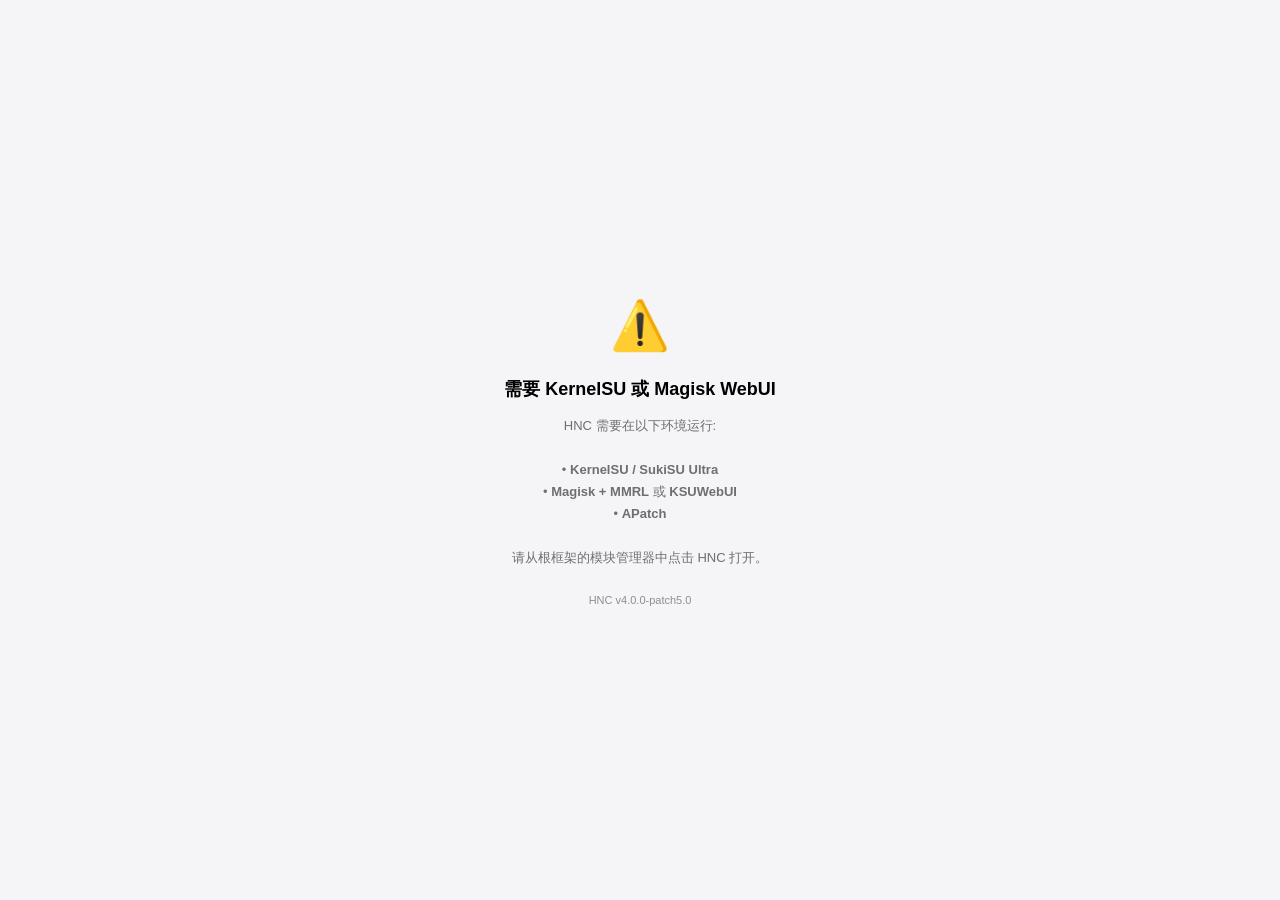
<file: webroot/index.html>
<!DOCTYPE html>
<html lang="zh-CN" class="booting">
<!-- rc3.1.21 perf: booting class 启动标记, CSS html.booting * 禁用 backdrop-filter/box-shadow
     直到 init 完成才 requestAnimationFrame 移除 · 让 WebView 首屏跳过 GPU 模糊合成 -->
<head>
<meta charset="UTF-8">
<!-- rc3.1.23 perf-diag: 第一行埋点, 必须在任何 style/script 标签之前
     headStart = head 第一行被 JS engine 求值的时刻 (相对 navigationStart)
     __lt / __loaf = Long Tasks + Long Animation Frame observer buffered 回采
     目的: 区分 script eval 本身耗时 vs setTimeout 调度延迟 -->
<script>
(function(){
  window.__t_headStart = performance.now();
  // rc3.1.32: profiling 默认关, URL 加 ?debug=1 打开. 用户生产环境零开销.
  // 仍然需要诊断时: https://host:8443/?debug=1 会同时开 observer + dbg 输出.
  window.__HNC_DEBUG = /[?&]debug=1\b/.test(location.search);
  if (!window.__HNC_DEBUG) return;
  window.__lt = []; window.__loaf = [];
  try{
    new PerformanceObserver(function(l){
      var es = l.getEntries();
      for (var i = 0; i < es.length; i++){
        var e = es[i];
        window.__lt.push({
          s: Math.round(e.startTime),
          d: Math.round(e.duration),
          a: (e.attribution && e.attribution[0] && e.attribution[0].name) || ''
        });
      }
    }).observe({type:'longtask', buffered:true});
  }catch(_){}
  try{
    new PerformanceObserver(function(l){
      var es = l.getEntries();
      for (var i = 0; i < es.length; i++){
        var e = es[i];
        window.__loaf.push({
          s: Math.round(e.startTime),
          d: Math.round(e.duration),
          rs: Math.round(e.renderStart || 0),
          sl: Math.round(e.styleAndLayoutStart || 0),
          sc: (e.scripts || []).slice(0,2).map(function(x){
            return {n:x.name, d:Math.round(x.duration), i:x.invoker};
          })
        });
      }
    }).observe({type:'long-animation-frame', buffered:true});
  }catch(_){}
})();
</script>
<meta name="viewport" content="width=device-width,initial-scale=1,viewport-fit=cover,user-scalable=no">
<meta name="theme-color" content="#F5F5F7" media="(prefers-color-scheme: light)">
<meta name="theme-color" content="#000000" media="(prefers-color-scheme: dark)">
<title>HNC · Hotspot Network Control</title>
<style>
/* ═══════════════════════════════════════════════════════════════════
   rc3.1.21 perf · BOOTING MODE · 首屏禁用 GPU 重负载
   backdrop-filter × 20 处 (最高 blur 60px) + box-shadow 在 WebView
   冷启 compositor 阶段是主要阻塞源. init() 完 rAF 移除 booting class
   恢复完整 Liquid Glass 视觉. 仅覆盖首屏到 init 完的窗口, 用户不感知.

   rc3.1.23 H6 修复 (reviewer Round 2 核查命中真机代码) ·
   .bg-mesh 用 filter:blur(80px) 不是 backdrop-filter, 所以 rc3.1.21
   booting 对它零效果. .bg-grain 用 feTurbulence SVG + mix-blend-mode
   是 Chromium 移动端已知慢路径. 两者 position:fixed 全屏必参与合成.
   本版扩展 booting: display:none 直接摘除 mesh/grain (render tree
   无合成层, 无 mix-blend readback, 无 feTurbulence 栅格化, 无径向
   渐变重绘), 禁 pageIn / 所有 animation, init 双 rAF 后整体淡入.
   ═══════════════════════════════════════════════════════════════════ */
html.booting *,
html.booting *::before,
html.booting *::after {
  backdrop-filter: none !important;
  -webkit-backdrop-filter: none !important;
  box-shadow: none !important;
  animation-duration: 0s !important;
  transition-duration: 0s !important;
}
html.booting .bg-mesh,
html.booting .bg-grain {
  display: none !important;
}
html.booting .page.active {
  animation: none !important;
}

/* v5.2-rc1.5 · booting 可视兜底
   之前 booting 会禁用 blur/shadow；如果 init 在 health/ksu 检查处提前 return，
   白底 + 白卡片会像白屏。这里给首屏卡片补边框/实体底色，保证失败态也能看见。 */
html.booting .glass,
html.booting .glass-elevated,
html.booting .glass-floating,
html.booting .stat-card,
html.booting .search-bar,
html.booting .toolbar,
html.booting .device-card,
html.booting .device-filter-bar {
  border: 1px solid var(--stroke-strong) !important;
  background: var(--glass-bg-3) !important;
}
html.booting[data-theme="light"] .glass,
html.booting[data-theme="light"] .glass-elevated,
html.booting[data-theme="light"] .glass-floating,
html.booting[data-theme="light"] .stat-card,
html.booting[data-theme="light"] .search-bar,
html.booting[data-theme="light"] .toolbar,
html.booting[data-theme="light"] .device-card,
html.booting[data-theme="light"] .device-filter-bar {
  background: rgba(255,255,255,0.94) !important;
  border-color: rgba(0,0,0,0.14) !important;
}
html.booting[data-theme="dark"] .glass,
html.booting[data-theme="dark"] .glass-elevated,
html.booting[data-theme="dark"] .glass-floating,
html.booting[data-theme="dark"] .stat-card,
html.booting[data-theme="dark"] .search-bar,
html.booting[data-theme="dark"] .toolbar,
html.booting[data-theme="dark"] .device-card,
html.booting[data-theme="dark"] .device-filter-bar {
  background: rgba(28,28,32,0.92) !important;
  border-color: rgba(255,255,255,0.18) !important;
}


/* ═══════════════════════════════════════════════════════════════════
   TOKENS
   ═══════════════════════════════════════════════════════════════════ */
:root {
  --font-sans: -apple-system, BlinkMacSystemFont, "PingFang SC", "Helvetica Neue", sans-serif;
  --font-mono: ui-monospace, "SF Mono", Menlo, Consolas, monospace;

  --r-xs: 6px; --r-sm: 10px; --r-md: 14px; --r-lg: 20px; --r-xl: 28px;

  --ease-spring: cubic-bezier(.34, 1.56, .64, 1);
  --ease-smooth: cubic-bezier(.32, .72, 0, 1);
  --ease-crisp:  cubic-bezier(.2, 0, 0, 1);

  --dur-fast: .18s;
  --dur-mid:  .35s;
  --dur-slow: .55s;

  --sys-green:  #34C759;
  --sys-mint:   #00C7BE;
  --sys-cyan:   #32ADE6;
  --sys-blue:   #007AFF;
  --sys-indigo: #5856D6;
  --sys-purple: #AF52DE;
  --sys-pink:   #FF2D55;
  --sys-red:    #FF3B30;
  --sys-orange: #FF9500;
  --sys-yellow: #FFCC00;
}

/* LIGHT */
:root, [data-theme="light"] {
  --bg-base:    #F5F5F7;
  --bg-tinted:  #FAFAFC;
  --text-1: rgba(0, 0, 0, 0.92);
  --text-2: rgba(60, 60, 67, 0.72);
  --text-3: rgba(60, 60, 67, 0.62);
  --text-4: rgba(60, 60, 67, 0.28);
  --stroke:         rgba(0, 0, 0, 0.07);
  --stroke-strong:  rgba(0, 0, 0, 0.14);
  --glass-bg-1:   rgba(255, 255, 255, 0.62);
  --glass-bg-2:   rgba(255, 255, 255, 0.72);
  --glass-bg-3:   rgba(255, 255, 255, 0.82);
  --glass-shadow-1: 0 4px 16px rgba(0,0,0,0.04), 0 1px 0 rgba(255,255,255,0.9) inset;
  --glass-shadow-2: 0 8px 28px rgba(0,0,0,0.06), 0 1px 0 rgba(255,255,255,0.95) inset;
  --glass-shadow-3: 0 12px 36px rgba(0,0,0,0.10), 0 1px 0 rgba(255,255,255,1) inset;
  --input-bg:     rgba(0, 0, 0, 0.025);
  --input-focus:  rgba(0, 122, 255, 0.06);
  --focus-ring:   0 0 0 3px rgba(0, 122, 255, 0.18);
  --row-divider:  rgba(60, 60, 67, 0.10);
  --card-expanded-bg: #F0F0F3;   /* 设备卡展开时 status-dot 边框用 */
  --mesh-1: rgba(94, 92, 230, 0.12);
  --mesh-2: rgba(10, 132, 255, 0.10);
  --mesh-3: rgba(191, 90, 242, 0.10);
  --mesh-4: rgba(255, 149, 0,  0.08);
}

/* DARK (auto) */
[data-theme="dark"] {
  --bg-base:    #000;
  --bg-tinted:  #0b0b0d;
  --text-1: rgba(255, 255, 255, 0.96);
  --text-2: rgba(235, 235, 245, 0.64);
  --text-3: rgba(235, 235, 245, 0.40);
  --text-4: rgba(235, 235, 245, 0.22);
  --stroke:         rgba(255, 255, 255, 0.09);
  --stroke-strong:  rgba(255, 255, 255, 0.18);
  --glass-bg-1:   rgba(255, 255, 255, 0.045);
  --glass-bg-2:   rgba(255, 255, 255, 0.08);
  --glass-bg-3:   rgba(255, 255, 255, 0.12);
  --glass-shadow-1: 0 4px 20px rgba(0,0,0,0.35), 0 1px 0 rgba(255,255,255,0.06) inset;
  --glass-shadow-2: 0 8px 32px rgba(0,0,0,0.40), 0 1px 0 rgba(255,255,255,0.10) inset;
  --glass-shadow-3: 0 16px 40px rgba(0,0,0,0.50), 0 1px 0 rgba(255,255,255,0.45) inset, 0 -1px 0 rgba(0,0,0,0.12) inset;
  --input-bg:     rgba(255, 255, 255, 0.04);
  --input-focus:  rgba(10, 132, 255, 0.12);
  --focus-ring:   0 0 0 3px rgba(10, 132, 255, 0.32);
  --row-divider:  rgba(255, 255, 255, 0.08);
  --card-expanded-bg: #1a1a1d;
  --mesh-1: rgba(94, 92, 230, 0.55);
  --mesh-2: rgba(10, 132, 255, 0.45);
  --mesh-3: rgba(191, 90, 242, 0.40);
  --mesh-4: rgba(255, 55, 95,  0.32);
}

* { box-sizing: border-box; -webkit-tap-highlight-color: transparent; -webkit-touch-callout: none; }
html, body {
  margin: 0; padding: 0;
  width: 100%; overflow-x: hidden;
  background: var(--bg-base);
  color: var(--text-1);
}
html { height: 100vh; height: 100dvh; }
body {
  font-family: var(--font-sans);
  -webkit-font-smoothing: antialiased;
  text-rendering: optimizeLegibility;
  overscroll-behavior-y: none;
  /* rc3.1.6: body 改 flex column · header + page 按正常流排.
   *   之前 .page absolute inset:0 盖住了 header 下面的 0.00Mbps 区域,
   *   现改用 flex 布局 header 占顶部 page 占剩余高度, 自然不重叠. */
  height: 100vh;
  height: 100dvh;
  display: flex;
  flex-direction: column;
  overflow: hidden;
  font-size: 15px;
  line-height: 1.45;
  padding-top: env(safe-area-inset-top);
  position: relative;
  z-index: 0;
}
input, button, select { font-family: inherit; color: inherit; }
.glass-input:focus-visible, .btn:focus-visible, .chip:focus-visible {
  box-shadow: var(--focus-ring); outline: none;
}

/* ═══════════════════════════════════════════════════════════════════
   BACKGROUND
   ═══════════════════════════════════════════════════════════════════ */
.bg-mesh {
  position: fixed; inset: -20%;
  z-index: -2;
  background:
    radial-gradient(40% 50% at 18% 22%, var(--mesh-1), transparent 60%),
    radial-gradient(35% 45% at 82% 18%, var(--mesh-2), transparent 60%),
    radial-gradient(45% 55% at 70% 82%, var(--mesh-3), transparent 60%),
    radial-gradient(38% 48% at 12% 88%, var(--mesh-4), transparent 60%);
  filter: blur(80px) saturate(130%);
  animation: meshDrift 32s var(--ease-smooth) infinite alternate;
  will-change: transform;
}
@keyframes meshDrift {
  0%   { transform: translate(0,0) rotate(0deg) scale(1); }
  50%  { transform: translate(1.5%,-1.5%) rotate(1deg) scale(1.03); }
  100% { transform: translate(-1.5%,1%) rotate(-.7deg) scale(.99); }
}
.bg-grain {
  position: fixed; inset: 0;
  z-index: -1; pointer-events: none;
  opacity: .04;
  mix-blend-mode: multiply;
  background-image: url("data:image/svg+xml;utf8,<svg xmlns='http://www.w3.org/2000/svg' width='160' height='160'><filter id='n'><feTurbulence type='fractalNoise' baseFrequency='.9' numOctaves='2' stitchTiles='stitch'/><feColorMatrix values='0 0 0 0 0  0 0 0 0 0  0 0 0 0 0  0 0 0 .5 0'/></filter><rect width='100%25' height='100%25' filter='url(%23n)'/></svg>");
}
[data-theme="dark"] .bg-grain { opacity: .1; mix-blend-mode: overlay; }

/* ═══════════════════════════════════════════════════════════════════
   GLASS
   ═══════════════════════════════════════════════════════════════════ */
.glass, .glass-elevated, .glass-floating {
  position: relative;
  border-radius: var(--r-md);
  border: 1px solid var(--stroke);
}
.glass {
  backdrop-filter: blur(24px) saturate(180%);
  -webkit-backdrop-filter: blur(24px) saturate(180%);
  background: var(--glass-bg-1);
  box-shadow: var(--glass-shadow-1);
}
.glass-elevated {
  backdrop-filter: blur(40px) saturate(180%);
  -webkit-backdrop-filter: blur(40px) saturate(180%);
  background: var(--glass-bg-2);
  border-color: var(--stroke-strong);
  border-radius: var(--r-lg);
  box-shadow: var(--glass-shadow-2);
}
.glass-floating {
  backdrop-filter: blur(60px) saturate(180%);
  -webkit-backdrop-filter: blur(60px) saturate(180%);
  background: var(--glass-bg-3);
  border-color: var(--stroke-strong);
  border-radius: var(--r-xl);
  box-shadow: var(--glass-shadow-3);
}
.glass::before, .glass-elevated::before, .glass-floating::before {
  content: "";
  position: absolute; inset: 0;
  border-radius: inherit;
  pointer-events: none;
  padding: .5px;
  background: linear-gradient(180deg, rgba(255,255,255,.50), transparent 35%, transparent 72%, rgba(0,0,0,.04));
  -webkit-mask: linear-gradient(#000,#000) content-box, linear-gradient(#000,#000);
          mask: linear-gradient(#000,#000) content-box, linear-gradient(#000,#000);
  -webkit-mask-composite: xor;
          mask-composite: exclude;
}
[data-theme="dark"] .glass::before,
[data-theme="dark"] .glass-elevated::before,
[data-theme="dark"] .glass-floating::before {
  background: linear-gradient(180deg, rgba(255,255,255,.22), transparent 35%, transparent 72%, rgba(255,255,255,.05));
}

.tappable { cursor: pointer; user-select: none;
  transition: transform var(--dur-fast) var(--ease-spring),
              opacity   var(--dur-fast) var(--ease-crisp); }
.tappable:active { transform: scale(.96); opacity: .88; }
.tappable-soft:active { transform: scale(.985); }
.tappable-firm:active { transform: scale(.92); }

/* ═══════════════════════════════════════════════════════════════════
   HEADER
   ═══════════════════════════════════════════════════════════════════ */
.header {
  /* rc3.1.6: body 改 flex column, header 不再需要 sticky
   *   作为 body 的第一个 flex child 自然占顶部, page flex:1 占剩余 */
  flex: 0 0 auto;
  z-index: 50;
  padding: 12px 16px 10px;
  display: flex; align-items: center; justify-content: space-between;
  background: color-mix(in srgb, var(--bg-base) 85%, transparent);
  backdrop-filter: blur(28px) saturate(180%);
  -webkit-backdrop-filter: blur(28px) saturate(180%);
  border-bottom: 1px solid var(--stroke);
  animation: headerDrop var(--dur-slow) var(--ease-spring) both .08s;
}
@keyframes headerDrop {
  from { opacity: 0; transform: translateY(-20px); }
  to   { opacity: 1; transform: translateY(0); }
}
.brand { display: flex; flex-direction: column; gap: 2px; }
.brand-title {
  font-size: 20px; font-weight: 700;
  letter-spacing: -0.02em;
  background: linear-gradient(135deg, var(--sys-blue), var(--sys-indigo));
  -webkit-background-clip: text; background-clip: text;
  color: transparent;
}
.brand-sub {
  font-size: 10.5px;
  color: var(--text-3);
  letter-spacing: 0.04em;
  font-weight: 600;
}
.header-action {
  width: 36px; height: 36px;
  display: flex; align-items: center; justify-content: center;
  border-radius: 50%;
  color: var(--text-1);
  border: 1px solid var(--stroke);
  background: var(--glass-bg-2);
  backdrop-filter: blur(20px);
  -webkit-backdrop-filter: blur(20px);
}

/* ═══════════════════════════════════════════════════════════════════
   CONTAINER · pages
   ═══════════════════════════════════════════════════════════════════ */
.container {
  max-width: 720px;
  margin: 0 auto;
  padding: 16px;
  /* rc3.1.1: body 不滚后, 这里的 padding 是底部 nav 唯一的防遮挡保险.
   * bottom-nav 高约 56px + 12px bottom offset + safe-area
   * 给 120px 保证设置页底部所有内容滑上来都能看到 */
  padding-bottom: calc(140px + env(safe-area-inset-bottom));
  transition: transform var(--dur-mid) var(--ease-spring);
}
/* 拉动时 1:1 跟手, 松手靠默认 transition 回弹 */
body.ptr-tracking .container { transition: none; }

/* rc3.1.6: page 不再 absolute, 改成 flex:1 自然占 body 剩余高度.
 *   header 作为 body flex 第一个子元素占顶部,
 *   各 page 都是 flex:1 但 display:none, 只有 .active 的 display:block 占满.
 *   bottom-nav 是 position:fixed 浮起, 不占 flex 位.
 */
.page {
  display: none;
  flex: 1 1 auto;
  min-height: 0;        /* flex child 允许内部滚动 */
  overflow-y: auto;
  overflow-x: hidden;
  -webkit-overflow-scrolling: touch;
  overscroll-behavior-y: contain;
}
.page.active { display: block; animation: pageIn var(--dur-mid) var(--ease-smooth) both; }
@keyframes pageIn { from { opacity: 0; transform: translateX(8px); } to { opacity: 1; transform: translateX(0); } }
.page.leaving { display: block; animation: pageOut var(--dur-fast) var(--ease-crisp) both; }
@keyframes pageOut { from { opacity: 1; transform: translateX(0); } to { opacity: 0; transform: translateX(-8px); } }

/* ═══════════════════════════════════════════════════════════════════
   REMOTE ACCESS URL PANEL
   ═══════════════════════════════════════════════════════════════════ */
.url-panel {
  padding: 14px 16px;
  display: flex;
  flex-direction: column;
  gap: 8px;
  margin-bottom: 10px;
}
.url-label {
  display: flex;
  justify-content: space-between;
  align-items: center;
  font-size: 11.5px;
  color: var(--text-2);
  letter-spacing: 0.02em;
}
.url-badge {
  display: inline-flex;
  align-items: center;
  gap: 4px;
  padding: 2px 8px;
  border-radius: 999px;
  background: #E4F8EA;
  color: #0F7A2E;
  font-size: 10.5px;
  font-weight: 700;
}
.url-badge::before {
  content: '';
  width: 6px; height: 6px;
  border-radius: 50%;
  background: var(--sys-green);
  box-shadow: 0 0 6px rgba(52,199,89,.5);
  animation: breathe 2.4s ease-in-out infinite;
}
.url-badge.off {
  background: #E8E8ED; color: #636366;
}
.url-badge.off::before { background: #8E8E93; box-shadow: none; animation: none; }
[data-theme="dark"] .url-badge { background: rgba(48,209,88,.18); color: #30D158; }
[data-theme="dark"] .url-badge.off { background: rgba(142,142,147,.2); color: var(--text-2); }

.url-display {
  padding: 12px 14px;
  background: var(--input-bg);
  border: 1px solid var(--stroke);
  border-radius: var(--r-sm);
  font-family: var(--font-mono);
  font-size: 15px;
  font-weight: 600;
  color: var(--sys-blue);
  letter-spacing: -0.01em;
  word-break: break-all;
  user-select: all;
  -webkit-user-select: all;
}
/* rc3.1.17: 远程访问启用但热点无客户端时显示的占位 */
.url-empty {
  padding: 12px 14px;
  background: var(--input-bg);
  border: 1px dashed var(--stroke);
  border-radius: var(--r-sm);
  font-size: 13px;
  color: var(--text-2);
  text-align: center;
  letter-spacing: 0;
}
.url-actions {
  display: flex;
  gap: 8px;
}
.url-actions .btn {
  padding: 9px 12px;
  font-size: 13px;
}
/* rc3.1.17: URL 不可用时复制/分享按钮 disabled 视觉态 */
.url-actions .btn[aria-disabled="true"] {
  opacity: 0.45;
  pointer-events: none;
}

/* PIN display modal (for pairing) */
.pin-display {
  margin: 10px 0 14px;
  padding: 16px 20px;
  background: linear-gradient(135deg, rgba(0,122,255,.08), rgba(88,86,214,.08));
  border: 1px solid rgba(0,122,255,.25);
  border-radius: var(--r-md);
  display: flex;
  flex-direction: column;
  gap: 8px;
  align-items: center;
}
.pin-number {
  font-family: var(--font-mono);
  font-size: 32px;
  font-weight: 800;
  letter-spacing: 0.18em;
  color: var(--sys-blue);
  text-shadow: 0 0 12px rgba(0,122,255,.25);
  font-variant-numeric: tabular-nums;
  user-select: all; -webkit-user-select: all;
}
.pin-countdown {
  font-size: 11.5px;
  color: var(--text-2);
  font-family: var(--font-mono);
}
.pin-countdown .sec { color: var(--sys-orange); font-weight: 700; }
.pin-url {
  font-family: var(--font-mono);
  font-size: 11px;
  color: var(--text-2);
  word-break: break-all;
  text-align: center;
  line-height: 1.5;
}

[data-theme="dark"] .pin-display {
  background: linear-gradient(135deg, rgba(10,132,255,.15), rgba(94,92,230,.15));
  border-color: rgba(10,132,255,.35);
}

/* ═══════════════════════════════════════════════════════════════════
   GLOBAL OPS · 主页折叠式全局操作卡
   ═══════════════════════════════════════════════════════════════════ */
.global-ops {
  overflow: hidden;
  margin-bottom: 18px;
  animation: fadeUp var(--dur-slow) var(--ease-spring) both .24s;
}
.go-head {
  display: grid;
  grid-template-columns: 36px 1fr 20px;
  gap: 12px;
  align-items: center;
  padding: 12px 14px;
  cursor: pointer;
  transition: transform var(--dur-fast) var(--ease-spring);
}
.go-head:active { transform: scale(.99); }
.go-head-icon {
  width: 30px; height: 30px;
  border-radius: 8px;
  background: linear-gradient(135deg, var(--sys-orange), var(--sys-pink));
  display: flex; align-items: center; justify-content: center;
  font-size: 15px; color: white;
  box-shadow: 0 1px 3px rgba(0,0,0,.1), 0 0 0 1px rgba(255,255,255,.18) inset;
}
.go-head-text { min-width: 0; }
.go-head-title {
  font-size: 14.5px; font-weight: 600;
  color: var(--text-1);
  letter-spacing: -0.005em;
}
.go-head-sub {
  font-size: 11.5px;
  color: var(--text-3);
  margin-top: 1px;
}
.go-chev {
  color: var(--text-3);
  transition: transform var(--dur-mid) var(--ease-spring);
}
.global-ops.open .go-chev { transform: rotate(180deg); }

/* 折叠体 · 零 JS 高度动画 */
.go-body-wrap {
  display: grid;
  grid-template-rows: 0fr;
  transition: grid-template-rows var(--dur-mid) var(--ease-spring);
}
.global-ops.open .go-body-wrap {
  grid-template-rows: 1fr;
}
.go-body-inner {
  overflow: hidden; min-height: 0;
}
.go-body {
  padding: 0 0 4px;
  border-top: 1px solid var(--stroke);
  opacity: 0;
  transform: translateY(6px);
  transition: opacity var(--dur-mid) var(--ease-smooth) .08s,
              transform var(--dur-mid) var(--ease-spring) .08s;
}
.global-ops.open .go-body {
  opacity: 1;
  transform: translateY(0);
}

.go-row {
  display: grid;
  grid-template-columns: 30px 1fr auto;
  gap: 12px;
  align-items: center;
  padding: 11px 14px;
  transition: background var(--dur-fast) var(--ease-crisp);
}
.go-row + .go-row { border-top: 1px solid var(--row-divider); }
.go-row.clickable { cursor: pointer; }
.go-row.clickable:active { background: var(--input-bg); }
.go-icon {
  width: 28px; height: 28px;
  border-radius: 7px;
  display: flex; align-items: center; justify-content: center;
  color: white;
  background: linear-gradient(135deg, var(--gi-a, var(--sys-blue)), var(--gi-b, var(--sys-indigo)));
  box-shadow: 0 1px 2px rgba(0,0,0,.1), 0 0 0 1px rgba(255,255,255,.18) inset;
}
.go-icon svg { width: 15px; height: 15px; }
.go-icon.blue   { --gi-a: var(--sys-blue);   --gi-b: var(--sys-indigo); }
.go-icon.green  { --gi-a: var(--sys-green);  --gi-b: var(--sys-mint); }
.go-icon.orange { --gi-a: var(--sys-orange); --gi-b: #FFBB00; }
.go-icon.red    { --gi-a: var(--sys-red);    --gi-b: var(--sys-pink); }
.go-info { min-width: 0; }
.go-label {
  font-size: 14px; font-weight: 500;
  color: var(--text-1);
  letter-spacing: -0.005em;
}
.go-desc {
  font-size: 11px;
  color: var(--text-3);
  margin-top: 1px;
  overflow: hidden; text-overflow: ellipsis; white-space: nowrap;
}
.go-row-chev { color: var(--text-3); }

/* 内联动作 hint · 替代误用的 chevron (iOS HIG: chevron 仅用于 drill-down) */
.go-action-hint, .set-action-hint {
  font-size: 12.5px;
  font-weight: 600;
  color: var(--sys-blue);
  letter-spacing: -0.005em;
  align-self: center;
  padding: 0 2px;
}
.go-action-hint.warn,  .set-action-hint.warn   { color: var(--sys-orange); }
.go-action-hint.danger,.set-action-hint.danger { color: var(--sys-red); }

/* ═══════════════════════════════════════════════════════════════════
   EMPTY / ERROR STATES
   ═══════════════════════════════════════════════════════════════════ */
.empty-state {
  padding: 40px 20px;
  text-align: center;
  animation: fadeUp var(--dur-slow) var(--ease-spring) both .2s;
}
.empty-icon {
  width: 56px; height: 56px;
  border-radius: 16px;
  margin: 0 auto 12px;
  background: var(--glass-bg-2);
  border: 1px solid var(--stroke);
  display: flex; align-items: center; justify-content: center;
  font-size: 28px;
  color: var(--text-3);
}
.empty-title {
  font-size: 15px; font-weight: 600;
  color: var(--text-1);
  margin-bottom: 4px;
}
.empty-msg {
  font-size: 12.5px;
  color: var(--text-3);
  line-height: 1.5;
}

/* v5.2-rc1.10 · WebUI bridge/boot status card
   用于 KSU/SukiSU bridge 不回调或 httpd 暂不可达时给出常驻可见状态，避免看起来像白屏。 */
.bridge-status-card {
  margin: 12px 0 12px;
  padding: 14px 14px;
  border-radius: 22px;
  border: 1px solid var(--stroke-strong);
  background: var(--glass-bg-3);
  box-shadow: var(--glass-shadow-1);
  display: none;
  gap: 10px;
  align-items: flex-start;
  animation: fadeUp var(--dur-slow) var(--ease-spring) both;
}
.bridge-status-card.show { display: flex; }
.bridge-status-icon {
  width: 34px; height: 34px;
  flex: 0 0 34px;
  border-radius: 12px;
  display: flex; align-items: center; justify-content: center;
  background: rgba(255,149,0,.13);
  color: var(--sys-orange);
  font-size: 18px;
}
.bridge-status-card.err .bridge-status-icon {
  background: rgba(255,59,48,.12);
  color: var(--sys-red);
}
.bridge-status-body { min-width: 0; flex: 1; }
.bridge-status-title {
  font-size: 14px;
  font-weight: 700;
  color: var(--text-1);
  margin-bottom: 3px;
}
.bridge-status-msg {
  font-size: 12px;
  line-height: 1.55;
  color: var(--text-3);
}
.bridge-status-actions { margin-top: 9px; display: flex; gap: 8px; flex-wrap: wrap; }
.bridge-status-actions button {
  border: 1px solid var(--stroke);
  background: var(--glass-bg-2);
  color: var(--text-1);
  border-radius: 999px;
  padding: 7px 11px;
  font-size: 12px;
  font-weight: 700;
}

/* ═══════════════════════════════════════════════════════════════════
   PULL TO REFRESH · transform-based 真·下拉刷新
   ═══════════════════════════════════════════════════════════════════ */
.ptr {
  position: fixed;
  top: calc(env(safe-area-inset-top) + 64px);
  left: 50%;
  transform: translateX(-50%) translateY(-60px) scale(.8);
  width: 44px; height: 44px;
  border-radius: 50%;
  background: var(--glass-bg-3);
  backdrop-filter: blur(40px) saturate(180%);
  -webkit-backdrop-filter: blur(40px) saturate(180%);
  border: 1px solid var(--stroke-strong);
  box-shadow: var(--glass-shadow-2);
  display: flex; align-items: center; justify-content: center;
  z-index: 80;
  opacity: 0;
  pointer-events: none;
  transition: transform var(--dur-mid) var(--ease-spring),
              opacity   var(--dur-fast) var(--ease-crisp);
}
.ptr.pulling {
  /* transform 通过 JS 实时设置, 这里不覆盖 transition */
  transition: none;
}
.ptr.refreshing {
  transform: translateX(-50%) translateY(20px) scale(1);
  opacity: 1;
}
.ptr.refreshing .ptr-spinner {
  animation: spin .8s linear infinite;
}
.ptr-spinner {
  width: 22px; height: 22px;
  border: 2.5px solid var(--stroke-strong);
  border-top-color: var(--sys-blue);
  border-radius: 50%;
}
@keyframes spin { to { transform: rotate(360deg); } }

/* 主页内容下拉跟随(用 transform, 刷新完回弹) */
#page-devices.ptr-pulling .container {
  will-change: transform;
}

/* ═══════════════════════════════════════════════════════════════════
   MODAL · 全局确认弹窗 + 模板管理
   ═══════════════════════════════════════════════════════════════════ */
.modal-backdrop {
  position: fixed; inset: 0;
  background: rgba(0, 0, 0, 0.35);
  backdrop-filter: blur(8px);
  -webkit-backdrop-filter: blur(8px);
  z-index: 300;
  display: none;
  align-items: center;
  justify-content: center;
  padding: 20px;
  animation: backdropIn var(--dur-mid) var(--ease-crisp);
}
.modal-backdrop.show { display: flex; }
@keyframes backdropIn {
  from { opacity: 0; }
  to   { opacity: 1; }
}
.modal {
  max-width: 340px;
  width: 100%;
  padding: 20px;
  animation: modalIn var(--dur-mid) var(--ease-spring);
}
@keyframes modalIn {
  from { opacity: 0; transform: scale(.9) translateY(10px); }
  to   { opacity: 1; transform: scale(1) translateY(0); }
}
.modal-icon {
  width: 44px; height: 44px;
  border-radius: 12px;
  display: flex; align-items: center; justify-content: center;
  font-size: 22px; color: white;
  background: linear-gradient(135deg, var(--sys-orange), var(--sys-red));
  margin: 0 auto 14px;
  box-shadow: 0 4px 14px rgba(255, 149, 0, 0.3);
}
.modal-icon.danger { background: linear-gradient(135deg, var(--sys-red), var(--sys-pink)); box-shadow: 0 4px 14px rgba(255, 59, 48, 0.3); }
.modal-icon.info   { background: linear-gradient(135deg, var(--sys-blue), var(--sys-indigo)); box-shadow: 0 4px 14px rgba(0, 122, 255, 0.3); }

.modal-title {
  font-size: 17px; font-weight: 700;
  text-align: center;
  color: var(--text-1);
  margin-bottom: 6px;
  letter-spacing: -0.01em;
}
.modal-message {
  font-size: 13px;
  text-align: center;
  color: var(--text-2);
  margin-bottom: 16px;
  line-height: 1.5;
}
.modal-message code {
  font-family: var(--font-mono);
  font-size: 12px;
  background: var(--input-bg);
  padding: 1px 5px;
  border-radius: 4px;
}
.modal-actions {
  display: flex;
  gap: 8px;
}
.modal-actions .btn {
  flex: 1;
  padding: 12px;
}

/* 模板管理 modal 特殊布局 */
.modal.wide { max-width: 380px; }
.tpl-list {
  max-height: 240px;
  overflow-y: auto;
  display: flex;
  flex-direction: column;
  gap: 6px;
  margin-bottom: 12px;
  padding-right: 2px;
}
.tpl-card {
  display: grid;
  grid-template-columns: 1fr auto;
  gap: 8px;
  padding: 10px 12px;
  background: var(--input-bg);
  border-radius: var(--r-sm);
  border: 1px solid var(--stroke);
  cursor: pointer;
  transition: all var(--dur-fast) var(--ease-crisp);
}
.tpl-card:active { transform: scale(.98); background: var(--glass-bg-2); }
.tpl-card-name {
  font-size: 13.5px; font-weight: 600;
  color: var(--text-1);
}
.tpl-card-detail {
  font-size: 11px;
  color: var(--text-3);
  font-family: var(--font-mono);
  margin-top: 2px;
}
.tpl-card-action {
  align-self: center;
  font-size: 11px; font-weight: 700;
  color: var(--sys-blue);
}

/* 模板管理/编辑器 CRUD 扩展 */
.tpl-card-ops {
  display: flex;
  gap: 6px;
  align-self: center;
}
.tpl-op-btn {
  width: 32px; height: 32px;
  border-radius: 8px;
  border: 1px solid var(--stroke-strong);
  background: var(--glass-bg-2);
  color: var(--text-2);
  font-size: 13px;
  cursor: pointer;
  display: inline-flex; align-items: center; justify-content: center;
  transition: transform var(--dur-fast) var(--ease-spring);
}
.tpl-op-btn:active { transform: scale(.9); }
.tpl-op-btn.danger { color: var(--sys-red); }

.tpl-empty {
  text-align: center;
  padding: 24px 12px;
  font-size: 12.5px;
  color: var(--text-3);
}

.tpl-edit-body {
  display: flex;
  flex-direction: column;
  gap: 10px;
}

/* changelog 内嵌 modal · 可滚动的旧版更新记录 */
.changelog-wrap {
  max-height: 70vh;
  overflow-y: auto;
  margin: 10px 0;
  padding: 10px 12px;
  background: var(--input-bg);
  border-radius: var(--r-sm);
  border: 1px solid var(--stroke);
  font-size: 12.5px;
  line-height: 1.55;
  color: var(--text-1);
}
.changelog-wrap * { max-width: 100% !important; }
.changelog-wrap code {
  font-family: var(--font-mono);
  background: var(--glass-bg-2);
  padding: 1px 4px;
  border-radius: 4px;
  font-size: 11px;
}

/* 已授权设备展开式列表 */
.auth-devices-panel {
  display: grid;
  grid-template-rows: 0fr;
  transition: grid-template-rows var(--dur-mid) var(--ease-spring);
  background: var(--input-bg);
}
.auth-devices-panel.open {
  grid-template-rows: 1fr;
}
.auth-dev-list {
  overflow: hidden;
  min-height: 0;
}
.auth-dev-item {
  display: grid;
  grid-template-columns: 34px 1fr auto;
  gap: 10px;
  align-items: center;
  padding: 10px 14px;
  border-top: 1px solid var(--row-divider);
}
.auth-dev-item:first-child { border-top: 1px solid var(--row-divider); }
.auth-dev-icon {
  width: 28px; height: 28px;
  border-radius: 7px;
  display: flex; align-items: center; justify-content: center;
  font-size: 13px; color: white;
  background: linear-gradient(135deg, var(--sys-blue), var(--sys-indigo));
}
.auth-dev-info { min-width: 0; }
.auth-dev-name {
  font-size: 13px; font-weight: 600;
  color: var(--text-1);
  overflow: hidden; text-overflow: ellipsis; white-space: nowrap;
}
.auth-dev-meta {
  font-size: 10.5px;
  color: var(--text-3);
  font-family: var(--font-mono);
  margin-top: 1px;
}
.auth-dev-remove {
  width: 28px; height: 28px;
  border-radius: 50%;
  border: none;
  background: transparent;
  color: var(--sys-red);
  font-size: 15px;
  cursor: pointer;
  transition: background var(--dur-fast);
}
.auth-dev-remove:active { background: rgba(255,59,48,.1); }

.auth-dev-empty {
  padding: 20px 14px;
  text-align: center;
  font-size: 12px;
  color: var(--text-3);
}

/* chevron 展开态旋转 */
#auth-devices-chev { transition: transform var(--dur-mid) var(--ease-spring); }
#auth-devices-row.open #auth-devices-chev { transform: rotate(90deg); }

/* ═══════════════════════════════════════════════════════════════════
   BATCH MODE · 多选批量操作
   ═══════════════════════════════════════════════════════════════════ */
body.batch-mode .toolbar { display: none; }
.batch-bar {
  display: none;
  margin-bottom: 14px;
  padding: 10px;
  flex-direction: column;
  gap: 8px;
  animation: fadeUp var(--dur-slow) var(--ease-spring) both;
}
body.batch-mode .batch-bar {
  display: flex;
}
.batch-bar-row {
  display: flex;
  align-items: center;
  gap: 6px;
  flex-wrap: wrap;
}
.batch-count {
  flex: 1;
  font-size: 13px; font-weight: 600;
  color: var(--text-1);
}
.batch-count .num { color: var(--sys-blue); font-variant-numeric: tabular-nums; }

.batch-btn {
  padding: 7px 12px;
  border-radius: var(--r-sm);
  font-size: 12px; font-weight: 600;
  border: 1px solid var(--stroke-strong);
  background: var(--glass-bg-2);
  color: var(--text-1);
  cursor: pointer;
  transition: transform var(--dur-fast) var(--ease-spring);
}
.batch-btn:active { transform: scale(.94); }
.batch-btn.danger { color: var(--sys-red); border-color: rgba(255,59,48,.35); background: rgba(255,59,48,.08); }
.batch-btn.primary { color: white; background: var(--sys-blue); border-color: transparent; }

/* 批量模式下的设备卡前面显示勾选圆 */
.batch-check {
  display: none;
  width: 22px; height: 22px;
  border-radius: 50%;
  border: 2px solid var(--text-3);
  flex-shrink: 0;
  margin-right: 2px;
  transition: all var(--dur-fast) var(--ease-spring);
  background: transparent;
  position: relative;
}
body.batch-mode .batch-check { display: block; }
body.batch-mode .card-header {
  grid-template-columns: 22px 44px 1fr auto;
  gap: 10px;
}
.device-card.selected .batch-check {
  background: var(--sys-blue);
  border-color: var(--sys-blue);
}
.device-card.selected .batch-check::after {
  content: '';
  position: absolute;
  left: 5px; top: 2px;
  width: 5px; height: 9px;
  border: solid white;
  border-width: 0 2px 2px 0;
  transform: rotate(45deg);
}
/* 批量模式下禁止展开控件 */
body.batch-mode .card-body-wrapper { grid-template-rows: 0fr !important; }

/* ═══════════════════════════════════════════════════════════════════
   HW OFFLOAD WARNING BANNER · 折叠式警告条
   ═══════════════════════════════════════════════════════════════════ */
.hw-banner {
  position: relative;
  display: flex;
  align-items: flex-start;
  gap: 10px;
  padding: 10px 14px;
  margin-bottom: 12px;
  border-radius: var(--r-md);
  border: 1px solid #FFDCA6;
  background: #FFF6E4;
  color: #7A4F00;
  font-size: 12.5px;
  line-height: 1.5;
  cursor: pointer;
  transition: background var(--dur-fast) var(--ease-crisp);
  animation: fadeUp var(--dur-slow) var(--ease-spring) both .16s;
}
.hw-banner:active { background: #FFF0D2; }
.hw-banner-icon {
  flex-shrink: 0;
  width: 20px; height: 20px;
  border-radius: 50%;
  background: var(--sys-orange);
  color: white;
  display: flex; align-items: center; justify-content: center;
  font-size: 13px; font-weight: 800;
  box-shadow: 0 0 8px rgba(255, 149, 0, 0.4);
}
.hw-banner-body { flex: 1; min-width: 0; }
.hw-banner-title { font-weight: 700; margin-bottom: 2px; }
.hw-banner-detail {
  font-size: 11.5px;
  color: #6B4600;
  max-height: 0;
  overflow: hidden;
  transition: max-height var(--dur-mid) var(--ease-smooth);
}
.hw-banner.expanded .hw-banner-detail {
  max-height: 200px;
  margin-top: 6px;
}
.hw-banner-close {
  position: absolute;
  top: 6px; right: 8px;
  width: 22px; height: 22px;
  background: transparent;
  border: none;
  color: #A85800;
  font-size: 16px;
  line-height: 1;
  cursor: pointer;
  border-radius: 50%;
}
.hw-banner-close:active { background: rgba(168, 88, 0, 0.08); }

[data-theme="dark"] .hw-banner { background: rgba(255, 159, 10, 0.12); color: #FFB74D; border-color: rgba(255, 159, 10, 0.28); }
[data-theme="dark"] .hw-banner-detail { color: #FFB74D; }
[data-theme="dark"] .hw-banner-close { color: #FFB74D; }

/* ═══════════════════════════════════════════════════════════════════
   HERO
   ═══════════════════════════════════════════════════════════════════ */
.hero {
  padding: 16px 18px;
  margin-bottom: 14px;
  display: grid;
  grid-template-columns: 1fr 1px 1fr 1px 1fr;
  gap: 14px;
  align-items: center;
  animation: fadeUp var(--dur-slow) var(--ease-spring) both .2s;
}
.hero-divider { height: 30px; background: var(--stroke); }
.hero-stat { display: flex; flex-direction: column; gap: 2px; min-width: 0; }
.hero-stat.right { align-items: flex-end; text-align: right; }
.hero-label {
  display: inline-flex; align-items: center; gap: 5px;
  font-size: 10.5px; font-weight: 600;
  color: var(--text-3);
  letter-spacing: 0.08em;
  text-transform: uppercase;
}
.hero-value {
  font-size: 22px; font-weight: 700;
  letter-spacing: -0.02em;
  font-variant-numeric: tabular-nums;
  font-family: var(--font-mono);
  display: inline-flex; align-items: baseline; gap: 2px;
  overflow: hidden;
  min-height: 28px;
  color: var(--text-1);
}
.hero-value .num { display: inline-block; animation: numFlip var(--dur-mid) var(--ease-smooth); }
@keyframes numFlip { from { opacity: 0; transform: translateY(6px); } to { opacity: 1; transform: translateY(0); } }
.hero-value .unit {
  font-size: 11px; font-weight: 500;
  color: var(--text-2); margin-left: 2px;
  font-family: var(--font-sans);
}
.freshness-line {
  margin: -6px 4px 12px;
  font-size: 11px;
  color: var(--text-3);
  display: flex;
  align-items: center;
  justify-content: center;
  gap: 6px;
  font-variant-numeric: tabular-nums;
}
.freshness-line.stale { color: var(--sys-orange); }
.freshness-line.err { color: var(--sys-red); }
.refresh-mode-select {
  border: 1px solid var(--stroke);
  border-radius: 12px;
  padding: 7px 10px;
  background: var(--input-bg);
  color: var(--text-1);
  font-size: 12px;
  font-weight: 650;
  outline: none;
}

.breathe-dot {
  width: 8px; height: 8px;
  border-radius: 50%;
  background: var(--sys-green);
  box-shadow: 0 0 10px rgba(52, 199, 89, 0.5);
  animation: breathe 2.4s ease-in-out infinite;
}
@keyframes breathe {
  0%, 100% { opacity: 1; transform: scale(1); }
  50% { opacity: .55; transform: scale(.85); }
}

/* ═══════════════════════════════════════════════════════════════════
   SEARCH + TOOLBAR
   ═══════════════════════════════════════════════════════════════════ */
.search-bar {
  display: flex; align-items: center; gap: 8px;
  padding: 10px 14px;
  margin-bottom: 12px;
  animation: fadeUp var(--dur-slow) var(--ease-spring) both .26s;
}
.search-bar svg { color: var(--text-3); flex-shrink: 0; }
.search-bar input {
  flex: 1;
  border: none; background: transparent;
  color: var(--text-1);
  font-size: 14px; outline: none;
}
.search-bar input::placeholder { color: var(--text-3); }

.device-filter-bar {
  display: flex;
  align-items: center;
  justify-content: space-between;
  gap: 10px;
  margin-top: 10px;
  padding: 8px 10px;
  border-radius: 16px;
  background: var(--glass-bg-1);
  border: 1px solid var(--stroke);
  box-shadow: var(--glass-sh-1);
}
.device-filter-label { font-size: 12px; font-weight: 600; color: var(--text-2); white-space: nowrap; }
.device-filter-select {
  min-width: 132px;
  appearance: none;
  -webkit-appearance: none;
  border: 1px solid var(--stroke);
  border-radius: 13px;
  padding: 7px 30px 7px 11px;
  background: var(--input-bg);
  color: var(--text-1);
  font-size: 12px;
  font-weight: 650;
  outline: none;
}
.device-filter-wrap { position: relative; }
.device-filter-wrap::after {
  content: '▾';
  position: absolute;
  right: 10px;
  top: 50%;
  transform: translateY(-50%);
  color: var(--text-3);
  font-size: 10px;
  pointer-events: none;
}
.device-filter-hint { font-size: 11px; color: var(--text-3); }

.toolbar {
  display: flex; gap: 8px; align-items: center;
  margin-bottom: 14px;
  animation: fadeUp var(--dur-slow) var(--ease-spring) both .30s;
}
.chip {
  display: inline-flex; align-items: center; gap: 5px;
  padding: 7px 12px;
  border-radius: 999px;
  font-size: 12px; font-weight: 600;
  background: var(--glass-bg-2);
  backdrop-filter: blur(20px);
  -webkit-backdrop-filter: blur(20px);
  border: 1px solid var(--stroke);
  color: var(--text-1);
  cursor: pointer;
  transition: all var(--dur-fast) var(--ease-crisp);
}
.chip svg { width: 12px; height: 12px; }
.chip:active { transform: scale(.96); }
.chip.active {
  background: var(--sys-blue); color: white;
  border-color: transparent;
  box-shadow: 0 2px 8px rgba(0, 122, 255, 0.32);
}
.dev-count {
  margin-left: auto;
  font-size: 12px;
  color: var(--text-2);
  font-variant-numeric: tabular-nums;
}

/* ═══════════════════════════════════════════════════════════════════
   DEVICE CARDS
   ═══════════════════════════════════════════════════════════════════ */
.device-list { display: flex; flex-direction: column; gap: 10px; }

/* 设备列表分区标签 (在全局操作卡下方) */
.list-section-label {
  display: flex;
  align-items: baseline;
  justify-content: space-between;
  padding: 4px 4px 8px;
  font-size: 12.5px;
  font-weight: 600;
  color: var(--text-2);
  letter-spacing: -0.005em;
  animation: fadeUp var(--dur-slow) var(--ease-spring) both .28s;
}
.list-section-count {
  font-size: 11.5px;
  color: var(--text-3);
  font-variant-numeric: tabular-nums;
  font-family: var(--font-mono);
}

.device-card {
  position: relative;
  overflow: hidden;
  transition: background var(--dur-mid) var(--ease-crisp);
  animation: cardRise var(--dur-slow) var(--ease-spring) both;
}
.device-card:nth-child(1) { animation-delay: .32s; }
.device-card:nth-child(2) { animation-delay: .37s; }
.device-card:nth-child(3) { animation-delay: .42s; }
.device-card:nth-child(4) { animation-delay: .47s; }
.device-card:nth-child(5) { animation-delay: .52s; }
.device-card:nth-child(6) { animation-delay: .57s; }
@keyframes cardRise {
  from { opacity: 0; transform: translateY(14px) scale(.98); }
  to   { opacity: 1; transform: translateY(0) scale(1); }
}
.device-card.expanded { background: var(--glass-bg-2); }

.card-header {
  display: grid;
  grid-template-columns: 44px 1fr auto;
  gap: 12px;
  padding: 14px;
  align-items: center;
  cursor: pointer;
  transition: transform var(--dur-fast) var(--ease-spring);
}
.card-header:active { transform: scale(.985); }

.avatar {
  position: relative;
  width: 44px; height: 44px;
  border-radius: 12px;
  display: flex; align-items: center; justify-content: center;
  font-size: 22px; color: white;
  background: linear-gradient(135deg, var(--av-a, var(--sys-blue)), var(--av-b, var(--sys-indigo)));
  box-shadow: 0 4px 10px rgba(0,0,0,.08), 0 0 0 1px rgba(255,255,255,.25) inset;
}
.avatar.apple   { --av-a: var(--sys-blue);   --av-b: var(--sys-cyan); }
.avatar.android { --av-a: var(--sys-green);  --av-b: var(--sys-mint); }
.avatar.windows { --av-a: var(--sys-orange); --av-b: var(--sys-yellow); }
.avatar.privacy { --av-a: #8E8E93;           --av-b: #636366; }
.avatar.iot     { --av-a: var(--sys-purple); --av-b: var(--sys-pink); }

.status-dot {
  position: absolute;
  bottom: -2px; right: -2px;
  width: 14px; height: 14px;
  border-radius: 50%;
  border: 2px solid var(--bg-base);
}
.device-card.expanded .status-dot { border-color: var(--card-expanded-bg); }
/* 单一 dark 覆盖(v9: 已合并原 @media 重复声明) */
.status-dot.online  { background: var(--sys-green); box-shadow: 0 0 8px rgba(52,199,89,.55); animation: breathe 2.4s ease-in-out infinite; }
.status-dot.offline { background: #AEAEB2; }
.status-dot.blocked { background: var(--sys-red); box-shadow: 0 0 8px rgba(255,59,48,.55); }

.info-block { min-width: 0; }
.info-row { display: flex; align-items: center; gap: 6px; margin-bottom: 2px; flex-wrap: wrap; }
.hostname {
  font-size: 16px; font-weight: 600;
  letter-spacing: -0.01em;
  color: var(--text-1);
  overflow: hidden; text-overflow: ellipsis; white-space: nowrap;
  max-width: 100%;
}
.ip-mac {
  font-family: var(--font-mono);
  font-size: 11px;
  color: var(--text-2);
  overflow: hidden; text-overflow: ellipsis; white-space: nowrap;
}

.metrics { display: flex; flex-direction: column; align-items: flex-end; gap: 2px; }
.speed {
  font-family: var(--font-mono);
  font-size: 11.5px; font-weight: 600;
  font-variant-numeric: tabular-nums;
  color: var(--text-1);
}
.speed .arrow-down { color: var(--sys-blue); }
.speed .arrow-up   { color: var(--sys-purple); }
.chevron {
  color: var(--text-3);
  transition: transform var(--dur-mid) var(--ease-spring);
  margin-top: 3px;
}
.device-card.expanded .chevron { transform: rotate(180deg); }

/* Badges */
.badge {
  display: inline-flex; align-items: center;
  gap: 3px;
  padding: 2px 7px;
  border-radius: 6px;
  font-size: 10.5px; font-weight: 700;
  letter-spacing: 0.02em; line-height: 1.4;
  white-space: nowrap;
}
.badge.success { background: #E4F8EA; color: #0F7A2E; }
.badge.gray    { background: #E8E8ED; color: #636366; }
.badge.danger  { background: #FFE8E6; color: #C1281E; }
.badge.warn    { background: #FFF2DC; color: #A85800; }
.badge.accent  { background: #E3F0FF; color: #0058B8; }
[data-theme="dark"] .badge.success { background: rgba(48,209,88,.18); color: #30D158; box-shadow: 0 0 8px rgba(48,209,88,.2); }
[data-theme="dark"] .badge.gray    { background: rgba(142,142,147,.2); color: var(--text-2); }
[data-theme="dark"] .badge.danger  { background: rgba(255,69,58,.18); color: #FF453A; box-shadow: 0 0 8px rgba(255,69,58,.2); }
[data-theme="dark"] .badge.warn    { background: rgba(255,159,10,.18); color: #FF9F0A; box-shadow: 0 0 8px rgba(255,159,10,.2); }
[data-theme="dark"] .badge.accent  { background: rgba(10,132,255,.18); color: #0A84FF; box-shadow: 0 0 8px rgba(10,132,255,.2); }

/* Fold engine */
.card-body-wrapper {
  display: grid;
  grid-template-rows: 0fr;
  transition: grid-template-rows var(--dur-mid) var(--ease-spring);
}
.device-card.expanded .card-body-wrapper { grid-template-rows: 1fr; }
.card-body-inner { overflow: hidden; min-height: 0; }
.card-body {
  padding: 4px 14px 16px;
  border-top: 1px solid var(--stroke);
  opacity: 0;
  transform: translateY(6px);
  transition: opacity var(--dur-mid) var(--ease-smooth) .08s,
              transform var(--dur-mid) var(--ease-spring) .08s;
}
.device-card.expanded .card-body { opacity: 1; transform: translateY(0); }
.device-card.expanded .ctrl-section { animation: ctrlReveal .45s var(--ease-spring) both; }
.device-card.expanded .ctrl-section:nth-child(1) { animation-delay: .12s; }
.device-card.expanded .ctrl-section:nth-child(2) { animation-delay: .20s; }
.device-card.expanded .ctrl-section:nth-child(3) { animation-delay: .28s; }
@keyframes ctrlReveal {
  from { opacity: 0; transform: translateY(10px); }
  to   { opacity: 1; transform: translateY(0); }
}
.ctrl-section { margin-top: 14px; }
.ctrl-section:first-child { margin-top: 10px; }
.ctrl-label {
  display: flex; align-items: center; gap: 6px;
  font-size: 10.5px; font-weight: 700;
  color: var(--text-2);
  text-transform: uppercase;
  letter-spacing: 0.06em;
  margin-bottom: 8px;
}
.ctrl-label-dot { width: 5px; height: 5px; border-radius: 50%; background: var(--sys-blue); box-shadow: 0 0 6px currentColor; }
.ctrl-label-dot.warn   { background: var(--sys-orange); }
.ctrl-label-dot.danger { background: var(--sys-red); }
.input-grid { display: grid; grid-template-columns: 1fr 1fr; gap: 8px; }
.input-grid.cols-3 { grid-template-columns: 1fr 1fr 1fr; }
.input-cell { display: flex; flex-direction: column; gap: 4px; }
.input-cell-label { font-size: 10.5px; color: var(--text-3); }
.input-wrap { position: relative; }
.glass-input {
  width: 100%;
  padding: 10px 38px 10px 12px;
  background: var(--input-bg);
  border: 1px solid var(--stroke-strong);
  border-radius: var(--r-sm);
  color: var(--text-1);
  font-family: var(--font-mono);
  font-size: 14px;
  outline: none;
  transition: border-color var(--dur-fast) var(--ease-crisp),
              background   var(--dur-fast) var(--ease-crisp);
  -webkit-appearance: none;
}
.glass-input:focus { border-color: var(--sys-blue); background: var(--input-focus); }
.glass-input:disabled, .input-unit:disabled {
  opacity: .48;
  cursor: not-allowed;
  background: rgba(120,120,128,.10);
}
.input-hint {
  margin-top: 6px;
  font-size: 10.5px;
  color: var(--text-3);
  line-height: 1.45;
}
.input-hint.warn { color: var(--sys-orange); }
.qos-mode-panel {
  margin-top: 8px;
  padding: 9px;
  border-radius: var(--r-sm);
  border: 1px solid rgba(255, 149, 0, .22);
  background: rgba(255, 149, 0, .075);
}
.qos-mode-head {
  display: flex; align-items: center; justify-content: space-between; gap: 8px;
  margin-bottom: 7px;
}
.qos-mode-title {
  font-size: 11px; font-weight: 700; color: var(--text-1);
  letter-spacing: .02em;
}
.qos-mode-desc {
  font-size: 10px; line-height: 1.45; color: var(--text-3);
  margin-top: 6px;
}
.qos-mode-seg {
  display: grid; grid-template-columns: 1fr 1fr; gap: 6px;
}
.qos-scale-seg {
  display: grid; grid-template-columns: 1fr 1fr 1fr; gap: 6px;
  margin-top: 6px;
}
.qos-mode-btn {
  min-height: 32px;
  border-radius: 10px;
  border: 1px solid var(--stroke);
  background: var(--glass-bg-2);
  color: var(--text-1);
  font-size: 12px; font-weight: 700;
  cursor: pointer;
  transition: transform var(--dur-fast) var(--ease-spring),
              background var(--dur-fast) var(--ease-crisp),
              border-color var(--dur-fast) var(--ease-crisp);
}
.qos-mode-btn:active { transform: scale(.96); }
.qos-mode-btn.active {
  color: white;
  background: linear-gradient(135deg, var(--sys-blue), var(--sys-indigo));
  border-color: transparent;
  box-shadow: 0 4px 12px rgba(0, 122, 255, .26);
}
.qos-mode-btn:disabled {
  opacity: .45;
  cursor: not-allowed;
  transform: none !important;
}
.sqm-control-panel {
  margin: -4px 12px 12px 52px;
  padding: 10px;
  border-radius: var(--r-sm);
  border: 1px solid rgba(0, 122, 255, .20);
  background: rgba(0, 122, 255, .055);
}
.sqm-mode-seg {
  display: grid; grid-template-columns: repeat(5, minmax(0, 1fr)); gap: 6px;
}
.sqm-profile-seg {
  display: grid; grid-template-columns: repeat(3, minmax(0, 1fr)); gap: 6px;
  margin-top: 6px;
}
.sqm-preset-seg {
  display: grid; grid-template-columns: repeat(4, minmax(0, 1fr)); gap: 6px;
  margin-top: 6px;
}
.sqm-mini-actions {
  display: flex; gap: 6px; flex-wrap: wrap; margin-top: 8px;
}
.sqm-mini-actions .btn { min-height: 30px; padding: 0 10px; font-size: 11px; }
.sqm-control-desc {
  font-size: 10.5px; line-height: 1.5; color: var(--text-3);
  margin-top: 7px;
}
@media (max-width: 380px) {
  .sqm-control-panel { margin-left: 0; }
  .sqm-mode-seg { grid-template-columns: repeat(3, minmax(0, 1fr)); }
  .sqm-preset-seg { grid-template-columns: repeat(2, minmax(0, 1fr)); }
}
.input-suffix {
  position: absolute; right: 10px; top: 50%;
  transform: translateY(-50%);
  font-size: 10.5px; color: var(--text-3);
  pointer-events: none;
  font-family: var(--font-mono);
}

/* 单位下拉 (MB/s ↔ KB/s) · 贴在 input 右侧 */
.glass-input.has-unit { padding-right: 64px; }
.input-unit {
  position: absolute;
  right: 6px; top: 50%;
  transform: translateY(-50%);
  padding: 3px 18px 3px 6px;
  font-size: 10.5px;
  font-weight: 600;
  font-family: var(--font-mono);
  color: var(--text-2);
  background: var(--glass-bg-2);
  border: 1px solid var(--stroke);
  border-radius: 5px;
  cursor: pointer;
  outline: none;
  -webkit-appearance: none;
  appearance: none;
  background-image: url("data:image/svg+xml;utf8,<svg xmlns='http://www.w3.org/2000/svg' viewBox='0 0 16 16' fill='none' stroke='%236e6e73' stroke-width='2'><polyline points='4 6 8 10 12 6'/></svg>");
  background-repeat: no-repeat;
  background-position: right 3px center;
  background-size: 10px;
}
.btn-row { display: flex; gap: 8px; margin-top: 10px; }
.btn {
  flex: 1;
  padding: 11px 14px;
  border: none;
  border-radius: var(--r-sm);
  font-size: 14px; font-weight: 600;
  color: white;
  cursor: pointer;
  display: inline-flex; align-items: center; justify-content: center;
  gap: 6px;
  position: relative;
  overflow: hidden;
  transition: transform var(--dur-fast) var(--ease-spring),
              opacity   var(--dur-fast) var(--ease-crisp);
}
.btn:active { transform: scale(.96); opacity: .9; }
.btn-primary {
  background: linear-gradient(135deg, var(--sys-blue), var(--sys-indigo));
  box-shadow: 0 2px 8px rgba(0, 122, 255, 0.28), 0 1px 0 rgba(255,255,255,.25) inset;
}
.btn-warn {
  background: linear-gradient(135deg, var(--sys-orange), #FFBB00);
  color: white;
  box-shadow: 0 2px 8px rgba(255, 149, 0, 0.28), 0 1px 0 rgba(255,255,255,.28) inset;
}
.btn-danger {
  background: linear-gradient(135deg, var(--sys-red), var(--sys-pink));
  box-shadow: 0 2px 8px rgba(255, 59, 48, 0.28), 0 1px 0 rgba(255,255,255,.2) inset;
}
.btn-ghost {
  background: var(--glass-bg-2);
  color: var(--text-1);
  border: 1px solid var(--stroke-strong);
  box-shadow: var(--glass-shadow-1);
}
.btn-icon { flex: 0 0 auto; width: 40px; padding: 11px; }
.btn.loading { pointer-events: none; color: transparent; }
.device-card.op-busy { opacity: .92; }
.device-card.op-busy .card-body-inner { position: relative; }
.device-card.op-busy .ctrl-section { filter: saturate(.9); }
.device-card.op-busy button:not(.loading) { cursor: wait; opacity: .72; }
.btn.loading::after {
  content: "";
  position: absolute; inset: 0;
  background: linear-gradient(90deg, transparent, rgba(255,255,255,.35), transparent);
  transform: translateX(-100%);
  animation: shimmer 1.2s linear infinite;
}
@keyframes shimmer { to { transform: translateX(100%); } }
.btn.success::after {
  content: "✓";
  position: absolute; inset: 0;
  display: flex; align-items: center; justify-content: center;
  font-size: 16px; font-weight: 700; color: white;
  animation: successPop .4s var(--ease-spring) both;
}
@keyframes successPop {
  from { opacity: 0; transform: scale(.5) rotateY(-90deg); }
  to   { opacity: 1; transform: scale(1) rotateY(0); }
}
.btn-hold { position: relative; }
.btn-hold .hold-bar {
  position: absolute; left: 0; bottom: 0;
  height: 3px; width: 100%;
  background: rgba(255,255,255,.7);
  transform: scaleX(0); transform-origin: left;
  transition: transform .5s linear;
}
.btn-hold.holding .hold-bar { transform: scaleX(1); }
.btn-hold.holding { background: linear-gradient(135deg, var(--sys-red), #B42218); }
.mark-line {
  margin-top: 10px;
  font-size: 10.5px; color: var(--text-3);
  font-family: var(--font-mono);
}

/* ═══════════════════════════════════════════════════════════════════
   SETTINGS LAYOUT · iOS-style grouped rows
   这是新加的核心部分
   ═══════════════════════════════════════════════════════════════════ */
.sec-title {
  font-size: 13px; font-weight: 700;
  color: var(--text-2);
  text-transform: none;
  letter-spacing: -0.005em;
  /* rc3.1.4: 间距优化. 原 18/4/8 → 24/4/12, 段标题上下呼吸感更强 */
  padding: 24px 4px 12px;
  animation: fadeUp var(--dur-slow) var(--ease-spring) both;
}
.sec-title:first-child { padding-top: 8px; }

.setting-group {
  overflow: hidden;
  /* rc3.1.4: 卡片组之间加 14px 间隔 (原来只靠 sec-title padding 分隔) */
  margin-bottom: 14px;
  animation: fadeUp var(--dur-slow) var(--ease-spring) both;
}
.setting-group:nth-of-type(1) { animation-delay: .1s; }
.setting-group:nth-of-type(2) { animation-delay: .16s; }
.setting-group:nth-of-type(3) { animation-delay: .22s; }
.setting-group:nth-of-type(4) { animation-delay: .28s; }

.set-row {
  display: grid;
  grid-template-columns: 34px 1fr auto;
  gap: 14px;
  align-items: center;
  /* rc3.1.4: padding 从 12/14 增到 16/18, 每行更舒展 */
  padding: 16px 18px;
  transition: background var(--dur-fast) var(--ease-crisp);
  cursor: default;
}
.set-row + .set-row { border-top: 1px solid var(--row-divider); }
.set-row.clickable { cursor: pointer; }
.set-row.clickable:active { background: var(--input-bg); }

.set-icon {
  width: 30px; height: 30px;
  border-radius: 8px;
  display: flex; align-items: center; justify-content: center;
  color: white;
  background: linear-gradient(135deg, var(--sic-a, var(--sys-blue)), var(--sic-b, var(--sys-indigo)));
  box-shadow: 0 1px 3px rgba(0,0,0,.1), 0 0 0 1px rgba(255,255,255,.18) inset;
}
.set-icon svg { width: 16px; height: 16px; }
.set-icon.blue   { --sic-a: var(--sys-blue);   --sic-b: var(--sys-indigo); }
.set-icon.green  { --sic-a: var(--sys-green);  --sic-b: var(--sys-mint); }
.set-icon.orange { --sic-a: var(--sys-orange); --sic-b: #FFBB00; }
.set-icon.purple { --sic-a: var(--sys-purple); --sic-b: var(--sys-pink); }
.set-icon.gray   { --sic-a: #8E8E93; --sic-b: #636366; }
.set-icon.red    { --sic-a: var(--sys-red); --sic-b: var(--sys-pink); }

.set-info { min-width: 0; display: flex; flex-direction: column; gap: 3px; }
.set-label {
  font-size: 14.5px; font-weight: 500;
  color: var(--text-1);
  letter-spacing: -0.005em;
}
.set-desc {
  font-size: 12px;
  color: var(--text-3);
  font-family: var(--font-mono);
  /* rc3.1.4: desc 允许换行, 不再一行截断. 长说明 (比如"开启后:8443才会监听") 完整显示 */
  line-height: 1.45;
  word-break: break-word;
}

.set-value {
  font-size: 13px;
  color: var(--text-2);
  font-variant-numeric: tabular-nums;
  font-family: var(--font-mono);
}
.set-chevron {
  color: var(--text-3);
  display: flex; align-items: center;
}

.set-footer {
  font-size: 11.5px;
  color: var(--text-3);
  padding: 8px 4px 0;
  line-height: 1.45;
}
.set-footer code {
  font-family: var(--font-mono);
  background: var(--input-bg);
  padding: 1px 5px;
  border-radius: 4px;
  font-size: 10.5px;
}

/* Hotspot autostart config panel */
.hs-config {
  display: none;
  padding: 14px;
  border-top: 1px solid var(--row-divider);
  flex-direction: column;
  gap: 12px;
}
.hs-config.open {
  display: flex;
}
.hs-field-label {
  font-size: 11px;
  font-weight: 600;
  color: var(--text-2);
  margin-bottom: 4px;
  letter-spacing: 0.02em;
}
.hs-field-desc {
  font-size: 11px;
  color: var(--text-3);
  margin-top: 2px;
}
.hs-field-row {
  display: flex;
  align-items: center;
  gap: 10px;
}
.hs-delay-input {
  position: relative;
  width: 96px;
  flex-shrink: 0;
}
.glass-input-full {
  width: 100%;
  padding: 10px 12px;
  background: var(--input-bg);
  border: 1px solid var(--stroke-strong);
  border-radius: var(--r-sm);
  color: var(--text-1);
  font-family: var(--font-sans);
  font-size: 14px;
  outline: none;
  transition: border-color var(--dur-fast) var(--ease-crisp),
              background   var(--dur-fast) var(--ease-crisp);
  -webkit-appearance: none;
}
.glass-input-full:focus {
  border-color: var(--sys-blue);
  background: var(--input-focus);
}

/* ═══════════════════════════════════════════════════════════════════
   BOTTOM NAV · 4 tabs now (was 3)
   ═══════════════════════════════════════════════════════════════════ */
.bottom-nav {
  position: fixed;
  left: 50%;
  bottom: calc(12px + env(safe-area-inset-bottom));
  transform: translateX(-50%);
  z-index: 100;
  display: flex; align-items: center;
  gap: 2px; padding: 5px;
  animation: navPop .55s var(--ease-spring) both .6s;
  transition: transform .28s var(--ease-smooth), opacity .22s var(--ease-crisp);
}
/* 键盘弹出时隐藏底部 nav, 让它滑下去淡出, 避免挡内容 */
body.kb-open .bottom-nav {
  transform: translateX(-50%) translateY(120%);
  opacity: 0;
  pointer-events: none;
}
/* 键盘弹出时缩小 container 底部 padding (nav 已滑走, 不需要预留) */
body.kb-open .container {
  padding-bottom: calc(16px + env(safe-area-inset-bottom)) !important;
}
@keyframes navPop {
  from { opacity: 0; transform: translateX(-50%) translateY(60px) scale(.92); }
  to   { opacity: 1; transform: translateX(-50%) translateY(0) scale(1); }
}

.nav-indicator {
  position: absolute;
  top: 5px; bottom: 5px;
  width: 70px;
  border-radius: 22px;
  background: linear-gradient(135deg, var(--sys-blue), var(--sys-indigo));
  box-shadow: 0 4px 12px rgba(0, 122, 255, 0.35), 0 1px 0 rgba(255,255,255,.28) inset;
  transition: transform .45s var(--ease-spring), width .45s var(--ease-spring);
  z-index: 0;
  pointer-events: none;
}
.nav-item {
  position: relative;
  z-index: 1;
  display: flex; flex-direction: column; align-items: center;
  gap: 3px;
  padding: 8px 14px;
  min-width: 70px;
  font-size: 10px; font-weight: 600;
  color: var(--text-2);
  transition: color var(--dur-mid) var(--ease-crisp),
              transform var(--dur-fast) var(--ease-spring);
  cursor: pointer;
}
.nav-item:active { transform: scale(.94); }
.nav-item svg { width: 22px; height: 22px; transition: transform var(--dur-mid) var(--ease-spring); }
.nav-item.active { color: white; }
.nav-item.active svg { transform: translateY(-1px) scale(1.08); }

/* ═══════════════════════════════════════════════════════════════════
   TOAST
   ═══════════════════════════════════════════════════════════════════ */
.toast {
  position: fixed;
  left: 50%; top: calc(env(safe-area-inset-top) + 70px);
  transform: translateX(-50%) translateY(-16px);
  padding: 11px 18px 11px 14px;
  border-radius: 999px;
  font-size: 13.5px; font-weight: 600;
  color: var(--text-1);
  z-index: 200;
  opacity: 0;
  transition: opacity var(--dur-mid) var(--ease-smooth),
              transform var(--dur-mid) var(--ease-smooth);
  pointer-events: none;
  display: inline-flex; align-items: center;
  gap: 8px;
  white-space: nowrap;
  background: var(--glass-bg-3);
  backdrop-filter: blur(60px) saturate(180%);
  -webkit-backdrop-filter: blur(60px) saturate(180%);
  border: 1px solid var(--stroke-strong);
  box-shadow: var(--glass-shadow-3);
}
.toast.show {
  opacity: 1;
  transform: translateX(-50%) translateY(0);
  transition: opacity var(--dur-mid) var(--ease-spring),
              transform var(--dur-mid) var(--ease-spring);
}
.toast-icon {
  width: 18px; height: 18px;
  border-radius: 50%;
  display: flex; align-items: center; justify-content: center;
  font-size: 11px; font-weight: 800;
  color: white;
}
.toast.ok .toast-icon   { background: var(--sys-green);  }
.toast.err .toast-icon  { background: var(--sys-red);    }
.toast.warn .toast-icon { background: var(--sys-orange); }
.toast.show.ok .toast-icon { animation: checkSpin .7s var(--ease-spring); }
@keyframes checkSpin {
  from { transform: rotateY(-180deg) scale(.6); opacity: 0; }
  to   { transform: rotateY(0) scale(1); opacity: 1; }
}

/* ═══════════════════════════════════════════════════════════════════
   DBGBAR · rc3.1.19 修 · 之前 UI 重设计删了元素但 dbg() JS 还引用,
   导致 25 处 dbg() 全部静默丢. 重新加回 + 配套 CSS.
   位置: 固定底部, 在 bottom-nav 之上, 默认 hidden, .show 显示, .fade-out 渐变.
   ═══════════════════════════════════════════════════════════════════ */
.dbgbar {
  position: fixed;
  left: 12px; right: 12px;
  bottom: 84px;                     /* 留出 bottom-nav 高度 */
  z-index: 1000;
  max-height: 50vh;
  padding: 10px 36px 10px 12px;     /* 右留 close button 空间 */
  background: rgba(20, 20, 22, 0.92);
  color: #f0f0f0;
  border-radius: 10px;
  box-shadow: 0 4px 24px rgba(0,0,0,.3);
  font-family: var(--font-mono, monospace);
  font-size: 11px;
  line-height: 1.4;
  opacity: 0;
  transform: translateY(20px);
  pointer-events: none;
  transition: opacity .22s ease, transform .22s ease;
}
.dbgbar.show {
  opacity: 1;
  transform: translateY(0);
  pointer-events: auto;
}
.dbgbar.fade-out {
  opacity: 0;
  transform: translateY(20px);
  pointer-events: none;
}
.dbgbar .dbg-content {
  white-space: pre-wrap;
  word-break: break-all;
  overflow-y: auto;
  max-height: calc(50vh - 24px);
}
.dbgbar .dbg-close {
  position: absolute;
  top: 4px; right: 6px;
  width: 24px; height: 24px;
  border: 0;
  background: transparent;
  color: #aaa;
  font-size: 18px;
  line-height: 1;
  cursor: pointer;
  border-radius: 4px;
}
.dbgbar .dbg-close:hover { background: rgba(255,255,255,.1); color: #fff; }

/* ═══════════════════════════════════════════════════════════════════
   TOGGLE
   ═══════════════════════════════════════════════════════════════════ */
.toggle {
  width: 44px; height: 26px;
  border-radius: 999px;
  background: rgba(120,120,128,.24);
  border: 1px solid var(--stroke);
  position: relative;
  cursor: pointer;
  flex-shrink: 0;
  transition: background var(--dur-mid) var(--ease-crisp);
}
.toggle::after {
  content: "";
  position: absolute;
  left: 2px; top: 1.5px;
  width: 20px; height: 20px;
  border-radius: 50%;
  background: white;
  box-shadow: 0 3px 6px rgba(0,0,0,.15), 0 0 0 .5px rgba(0,0,0,.04);
  transition: transform var(--dur-mid) var(--ease-spring);
}
.toggle.on { background: var(--sys-green); border-color: transparent; }
.toggle.on::after { transform: translateX(18px); }
.toggle:focus-visible { box-shadow: var(--focus-ring); outline: none; }

/* ═══════════════════════════════════════════════════════════════════
   STATS
   ═══════════════════════════════════════════════════════════════════ */
.stats-grid { display: grid; grid-template-columns: 1fr 1fr; gap: 10px; margin-bottom: 14px; }

/* 4 计数卡 */
.counter-grid {
  display: grid;
  grid-template-columns: repeat(4, 1fr);
  gap: 8px;
  margin-bottom: 14px;
}
.counter-card {
  padding: 12px 8px;
  text-align: center;
  animation: fadeUp var(--dur-slow) var(--ease-spring) both;
}
.counter-card:nth-child(1) { animation-delay: .05s; }
.counter-card:nth-child(2) { animation-delay: .10s; }
.counter-card:nth-child(3) { animation-delay: .15s; }
.counter-card:nth-child(4) { animation-delay: .20s; }
.counter-num {
  font-size: 24px; font-weight: 700;
  letter-spacing: -0.02em;
  font-variant-numeric: tabular-nums;
  font-family: var(--font-mono);
  color: var(--text-1);
  line-height: 1.15;
}
.counter-label {
  font-size: 11px;
  color: var(--text-3);
  font-weight: 600;
  margin-top: 4px;
  letter-spacing: 0.02em;
}

/* TC 命令参考 - 代码高亮 */
.tc-ref-box {
  padding: 14px 16px;
  margin-top: 8px;
  margin-bottom: 16px;
  font-family: var(--font-mono);
  font-size: 11.5px;
  line-height: 1.75;
  color: var(--text-1);
  white-space: pre-wrap;
  word-break: keep-all;
  overflow-x: auto;
  animation: fadeUp var(--dur-slow) var(--ease-spring) both .3s;
}
.tc-ref-box .tc-c { color: var(--text-3); font-style: italic; }
.tc-ref-box .tc-k { color: var(--sys-purple); font-weight: 700; }
.tc-ref-box .tc-h { color: var(--sys-orange); font-weight: 600; }
.tc-ref-box .tc-v { color: var(--sys-green); font-weight: 600; }

.stat-card { padding: 16px; animation: fadeUp var(--dur-slow) var(--ease-spring) both; }
.stat-card:nth-child(1) { animation-delay: .1s; }
.stat-card:nth-child(2) { animation-delay: .16s; }
.stat-card-label {
  font-size: 10.5px; color: var(--text-3);
  text-transform: uppercase; letter-spacing: 0.06em;
  font-weight: 600; margin-bottom: 6px;
}
.stat-card-value {
  font-size: 24px; font-weight: 700;
  letter-spacing: -0.02em;
  font-variant-numeric: tabular-nums;
  font-family: var(--font-mono);
  color: var(--text-1);
}
.stat-card-value .unit { font-size: 12px; color: var(--text-2); margin-left: 3px; font-weight: 500; font-family: var(--font-sans); }
.stat-card-trend { margin-top: 4px; font-size: 11px; font-weight: 600; color: var(--sys-green); }
.stat-card-trend.down { color: var(--sys-orange); }
.chart-card { padding: 18px; animation: fadeUp var(--dur-slow) var(--ease-spring) both .22s; }
.chart-head { display: flex; justify-content: space-between; align-items: center; margin-bottom: 16px; }
.chart-head h3 { margin: 0; font-size: 14.5px; font-weight: 600; color: var(--text-1); }
.chart-tabs { display: flex; gap: 2px; padding: 3px; background: var(--input-bg); border-radius: var(--r-xs); border: 1px solid var(--stroke); position: relative; }
.chart-tab { padding: 4px 10px; font-size: 11px; font-weight: 600; color: var(--text-2); border-radius: 5px; cursor: pointer; z-index: 1; transition: color var(--dur-mid) var(--ease-crisp); position: relative; }
.chart-tab.active { color: var(--text-1); }
.chart-tab-indicator {
  position: absolute;
  top: 3px; bottom: 3px;
  background: white;
  border-radius: 5px;
  box-shadow: 0 1px 3px rgba(0,0,0,.08);
  z-index: 0;
  transition: transform var(--dur-mid) var(--ease-spring), width var(--dur-mid) var(--ease-spring);
}
[data-theme="dark"] .chart-tab-indicator { background: rgba(255,255,255,.12); border: .5px solid var(--stroke-strong); }
.bars { display: flex; align-items: flex-end; gap: 3px; height: 140px; margin-bottom: 6px; }
.bar-col { flex: 1; display: flex; flex-direction: column; justify-content: flex-end; gap: 2px; cursor: pointer; transition: opacity var(--dur-fast); position: relative; }
.bar-col:hover { opacity: .75; }
.bar { border-radius: 3px 3px 0 0; transform-origin: bottom; animation: barRise .6s var(--ease-spring) both; }
.bar-rx { background: linear-gradient(180deg, var(--sys-blue), rgba(0,122,255,.3)); }
.bar-tx { background: linear-gradient(180deg, var(--sys-purple), rgba(175,82,222,.3)); }
@keyframes barRise { from { transform: scaleY(0); opacity: .4; } to { transform: scaleY(1); opacity: 1; } }
.bar-axis { display: flex; gap: 3px; font-size: 9.5px; color: var(--text-3); text-align: center; margin-top: 6px; font-family: var(--font-mono); }
.bar-axis span { flex: 1; font-variant-numeric: tabular-nums; }
.chart-legend { display: flex; gap: 14px; margin-top: 12px; font-size: 11.5px; color: var(--text-2); }
.legend-dot { display: inline-block; width: 8px; height: 8px; border-radius: 2px; margin-right: 5px; vertical-align: middle; }
.legend-dot.rx { background: var(--sys-blue); }
.legend-dot.tx { background: var(--sys-purple); }

/* ═══════════════════════════════════════════════════════════════════
   LOGS
   ═══════════════════════════════════════════════════════════════════ */
.log-controls {
  display: flex; gap: 8px;
  margin-bottom: 12px;
  align-items: center;
  animation: fadeUp var(--dur-slow) var(--ease-spring) both .08s;
}
.log-select {
  flex: 1;
  padding: 10px 34px 10px 14px;
  background: var(--glass-bg-2);
  backdrop-filter: blur(20px);
  -webkit-backdrop-filter: blur(20px);
  border: 1px solid var(--stroke-strong);
  border-radius: var(--r-sm);
  color: var(--text-1);
  font-family: inherit;
  font-size: 13px;
  outline: none;
  -webkit-appearance: none;
  appearance: none;
  background-image: url("data:image/svg+xml;utf8,<svg xmlns='http://www.w3.org/2000/svg' viewBox='0 0 16 16' fill='none' stroke='%236e6e73' stroke-width='2'><polyline points='4 6 8 10 12 6'/></svg>");
  background-repeat: no-repeat;
  background-position: right 12px center;
  background-size: 14px;
}
.log-box {
  padding: 14px;
  font-family: var(--font-mono);
  font-size: 11px;
  line-height: 1.7;
  color: var(--text-1);
  max-height: 60vh;
  overflow-y: auto;
  white-space: pre-wrap;
  /* rc3.1.11 perf: break-all 让每字符都成断点,长行(iptables 3000+ 字符)
   * 触发 WebView layout 计算爆炸,中端机 KSU WebView 会卡死 2-10s.
   * overflow-wrap: anywhere 只在必要时断(优先 word 边界),
   * 长行性能大幅改善,视觉几乎无差. */
  overflow-wrap: anywhere;
  word-break: normal;
  /* rc3.1.11 perf: CSS containment 把 log-box 的 layout/paint 隔离出去,
   * 大文本(textContent 赋值 30KB+)时浏览器只 reflow 这个容器,
   * 不再牵动整个页面 layout. content-visibility:auto 让滚动外视口的
   * 内容跳过渲染,大日志滚动也不卡.
   * rc3.1.11 perf: 去掉 fadeUp 动画 · 大 pre 元素动画期间持续 repaint. */
  contain: content;
  content-visibility: auto;
}

/* ═══════════════════════════════════════════════════════════════════
   UTILITY
   ═══════════════════════════════════════════════════════════════════ */
@keyframes fadeUp {
  from { opacity: 0; transform: translateY(12px); }
  to   { opacity: 1; transform: translateY(0); }
}
::-webkit-scrollbar { width: 4px; height: 4px; }
::-webkit-scrollbar-track { background: transparent; }
::-webkit-scrollbar-thumb { background: var(--text-4); border-radius: 4px; }

@media (min-width: 720px) {
  .device-list { display: grid; grid-template-columns: 1fr 1fr; gap: 12px; }
  .stats-grid  { grid-template-columns: repeat(4, 1fr); }
}
@media (prefers-reduced-motion: reduce) {
  *, *::before, *::after {
    animation-duration: 0.01ms !important;
    animation-iteration-count: 1 !important;
    transition-duration: 0.01ms !important;
  }
}
</style>
</head>
<body>

<!-- v5.1 · bootstrap 删除 (Android WebView cleartext policy block 了 http:// 跳转)
     改用方案: 保持 file:// 下运行, 所有 API 通过 window.ksu.exec(curl ...) 桥接到本地 httpd. -->

<div class="bg-mesh" aria-hidden="true"></div>
<div class="bg-grain" aria-hidden="true"></div>

<header class="header">
  <div class="brand">
    <div class="brand-title">HNC</div>
    <div class="brand-sub">HOTSPOT NETWORK CONTROL</div>
  </div>
  <button class="header-action tappable-soft" aria-label="切换主题" data-action="toggle-theme" id="theme-btn">
    <svg id="theme-icon" width="16" height="16" viewBox="0 0 24 24" fill="none" stroke="currentColor" stroke-width="2" stroke-linecap="round" stroke-linejoin="round">
      <circle cx="12" cy="12" r="5"/>
      <line x1="12" y1="1" x2="12" y2="3"/><line x1="12" y1="21" x2="12" y2="23"/>
      <line x1="4.22" y1="4.22" x2="5.64" y2="5.64"/>
      <line x1="18.36" y1="18.36" x2="19.78" y2="19.78"/>
      <line x1="1" y1="12" x2="3" y2="12"/><line x1="21" y1="12" x2="23" y2="12"/>
      <line x1="4.22" y1="19.78" x2="5.64" y2="18.36"/>
      <line x1="18.36" y1="5.64" x2="19.78" y2="4.22"/>
    </svg>
  </button>
</header>

<!-- ═══ DEVICES ═══ -->
<div id="page-devices" class="page active">
  <div class="container">

    <!-- 硬件卸载警告 - 默认折叠, 点击展开详情, X 关闭整会话 -->
    <div class="hw-banner" id="hw-banner" style="display:none">
      <div class="hw-banner-icon">!</div>
      <div class="hw-banner-body">
        <div class="hw-banner-title">检测到硬件 offload 可能影响限速精度</div>
        <div class="hw-banner-detail">
          SD8 Elite + ColorOS 启用了 BPF tether offload,上行限速可能被内核直接放行绕过 TC。
          下行限速不受影响。已在 tools/ 提供临时禁用脚本作应急方案。
        </div>
      </div>
      <button class="hw-banner-close" data-action="hw-banner-close" aria-label="忽略此提示">×</button>
    </div>

    <div class="hero glass">
      <div class="hero-stat">
        <div class="hero-label">下行</div>
        <div class="hero-value" id="hv-down"><span class="num">—</span><span class="unit">MB/s</span></div>
      </div>
      <div class="hero-divider"></div>
      <div class="hero-stat">
        <div class="hero-label">上行</div>
        <div class="hero-value" id="hv-up"><span class="num">—</span><span class="unit">MB/s</span></div>
      </div>
      <div class="hero-divider"></div>
      <div class="hero-stat right">
        <div class="hero-label"><span class="breathe-dot"></span>在线</div>
        <div class="hero-value"><span class="num" id="hero-online-num">—</span><span class="unit">/ <span id="hero-total-num">—</span> 设备</span></div>
      </div>
    </div>
    <div class="freshness-line" id="freshness-line">数据：等待刷新</div>

    <div class="search-bar glass">
      <svg width="15" height="15" viewBox="0 0 24 24" fill="none" stroke="currentColor" stroke-width="2" stroke-linecap="round" stroke-linejoin="round">
        <circle cx="11" cy="11" r="8"/>
        <line x1="21" y1="21" x2="16.65" y2="16.65"/>
      </svg>
      <input type="text" placeholder="搜索设备 · IP · MAC · 名称">
    </div>

    <div class="device-filter-bar" id="device-filter-bar">
      <div>
        <div class="device-filter-label">设备过滤</div>
        <div class="device-filter-hint" id="device-filter-hint">默认隐藏离线历史设备</div>
      </div>
      <div class="device-filter-wrap">
        <select class="device-filter-select" id="device-filter-mode" aria-label="设备过滤">
          <option value="online_only">只看在线</option>
          <option value="all">显示全部</option>
          <option value="offline_rules">只看离线规则</option>
        </select>
      </div>
    </div>

    <div class="toolbar">
      <span class="chip tappable" data-action="batch-enter">
        <svg viewBox="0 0 24 24" fill="none" stroke="currentColor" stroke-width="2" stroke-linecap="round" stroke-linejoin="round">
          <polyline points="9 11 12 14 22 4"/><path d="M21 12v7a2 2 0 0 1-2 2H5a2 2 0 0 1-2-2V5a2 2 0 0 1 2-2h11"/>
        </svg>
        批量
      </span>
      <span class="chip tappable" data-action="template">
        <svg viewBox="0 0 24 24" fill="none" stroke="currentColor" stroke-width="2" stroke-linecap="round" stroke-linejoin="round">
          <polygon points="12 2 15.09 8.26 22 9.27 17 14.14 18.18 21.02 12 17.77 5.82 21.02 7 14.14 2 9.27 8.91 8.26 12 2"/>
        </svg>
        模板
      </span>
    </div>

    <!-- 批量操作栏 -->
    <div class="batch-bar glass">
      <div class="batch-bar-row">
        <span class="batch-count">已选 <span class="num" id="batch-count-num">0</span> 台</span>
        <button class="batch-btn" data-action="batch-all">全选</button>
        <button class="batch-btn" data-action="batch-none">清空</button>
        <button class="batch-btn primary" data-action="batch-exit">退出</button>
      </div>
      <div class="batch-bar-row">
        <button class="batch-btn" data-action="batch-apply-tpl">应用模板</button>
        <button class="batch-btn" data-action="batch-clear">清除限速</button>
        <button class="batch-btn" data-action="batch-clear-delay">清除延迟</button>
        <button class="batch-btn danger" data-action="batch-block">加黑</button>
        <button class="batch-btn" data-action="batch-unblock">解黑</button>
      </div>
    </div>

    <!-- 全局操作 (折叠卡) -->
    <div class="global-ops glass" id="global-ops">
      <div class="go-head" data-action="toggle-global-ops">
        <div class="go-head-icon">⚡</div>
        <div class="go-head-text">
          <div class="go-head-title">全局操作</div>
          <div class="go-head-sub">白名单 · 刷新 · 清空 · 释放</div>
        </div>
        <svg class="go-chev" width="16" height="16" viewBox="0 0 24 24" fill="none" stroke="currentColor" stroke-width="2.5" stroke-linecap="round" stroke-linejoin="round">
          <polyline points="6 9 12 15 18 9"/>
        </svg>
      </div>
      <div class="go-body-wrap">
        <div class="go-body-inner">
          <div class="go-body">
            <div class="go-row">
              <div class="go-icon green"><svg viewBox="0 0 24 24" width="16" height="16" fill="none" stroke="currentColor" stroke-width="2" stroke-linecap="round" stroke-linejoin="round"><path d="M3 9l9-7 9 7v11a2 2 0 0 1-2 2H5a2 2 0 0 1-2-2z"/><polyline points="9 22 9 12 15 12 15 22"/></svg></div>
              <div class="go-info">
                <div class="go-label">白名单模式</div>
                <div class="go-desc">仅允许白名单内的设备联网</div>
              </div>
              <div class="toggle" role="switch" aria-checked="false" tabindex="0" data-action="toggle-wl"></div>
            </div>
            <div class="go-row clickable" data-action="manual-refresh">
              <div class="go-icon blue"><svg viewBox="0 0 24 24" width="16" height="16" fill="none" stroke="currentColor" stroke-width="2" stroke-linecap="round" stroke-linejoin="round"><path d="M1 4v6h6M23 20v-6h-6"/><path d="M20.49 9A9 9 0 0 0 5.64 5.64L1 10m22 4l-4.64 4.36A9 9 0 0 1 3.51 15"/></svg></div>
              <div class="go-info">
                <div class="go-label">刷新设备列表</div>
                <div class="go-desc">重新扫描热点连接设备</div>
              </div>
              <span class="go-action-hint">刷新</span>
            </div>
            <div class="go-row clickable" data-action="clear-all-rules">
              <div class="go-icon orange"><svg viewBox="0 0 24 24" width="16" height="16" fill="none" stroke="currentColor" stroke-width="2" stroke-linecap="round" stroke-linejoin="round"><polyline points="3 6 5 6 21 6"/><path d="M19 6l-1 14a2 2 0 0 1-2 2H8a2 2 0 0 1-2-2L5 6"/><path d="M10 11v6M14 11v6"/><path d="M9 6V4a1 1 0 0 1 1-1h4a1 1 0 0 1 1 1v2"/></svg></div>
              <div class="go-info">
                <div class="go-label">清空所有规则</div>
                <div class="go-desc">移除全部限速、延迟、黑名单</div>
              </div>
              <span class="go-action-hint warn">清空</span>
            </div>
            <div class="go-row clickable" data-action="stop-all">
              <div class="go-icon red"><svg viewBox="0 0 24 24" width="16" height="16" fill="none" stroke="currentColor" stroke-width="2" stroke-linecap="round" stroke-linejoin="round"><circle cx="12" cy="12" r="10"/><rect x="9" y="9" width="6" height="6"/></svg></div>
              <div class="go-info">
                <div class="go-label">释放并重启资源</div>
                <div class="go-desc">危险操作：清 tc/iptables 后自动拉起后端</div>
              </div>
              <span class="go-action-hint danger">重启</span>
            </div>
          </div>
        </div>
      </div>
    </div>

    <!-- 设备列表分区标签 -->
    <div class="list-section-label" id="list-section-label">
      <span>设备列表</span>
      <span class="list-section-count" id="list-section-count">5</span>
    </div>
    <div class="device-list" id="device-list"></div>
  </div>
</div>

<!-- ═══ STATS ═══ -->
<div id="page-stats" class="page">
  <div class="container">

    <!-- 4 计数卡 -->
    <div class="counter-grid">
      <div class="counter-card glass">
        <div class="counter-num" id="cnt-on">0</div>
        <div class="counter-label">在线设备</div>
      </div>
      <div class="counter-card glass">
        <div class="counter-num" id="cnt-lim">0</div>
        <div class="counter-label">限速中</div>
      </div>
      <div class="counter-card glass">
        <div class="counter-num" id="cnt-dly">0</div>
        <div class="counter-label">延迟注入</div>
      </div>
      <div class="counter-card glass">
        <div class="counter-num" id="cnt-blk">0</div>
        <div class="counter-label">已封锁</div>
      </div>
    </div>

    <div class="glass" style="display:flex;align-items:center;justify-content:space-between;gap:12px;padding:12px 14px;margin:0 0 14px;border-radius:20px">
      <div>
        <div style="font-weight:700;font-size:13px">统计来源</div>
        <div id="stats-source-hint" style="font-size:12px;color:var(--text-3);margin-top:3px">旧统计为默认；新统计仅用于 shadow 对比</div>
      </div>
      <select id="stats-source-select" onchange="onStatsSourceChange(this.value)" style="max-width:150px;border:1px solid rgba(255,255,255,.16);border-radius:14px;background:rgba(255,255,255,.08);color:var(--text-1);padding:8px 10px;font-weight:700;outline:0">
        <option value="legacy">旧统计</option>
        <option value="shadow">新统计 Shadow</option>
      </select>
    </div>

    <div class="stats-grid">
      <div class="stat-card glass">
        <div class="stat-card-label">今日下行</div>
        <div class="stat-card-value"><span id="day-rx">—</span><span class="unit">GB</span></div>
        <div class="stat-card-trend" id="day-rx-trend">—</div>
      </div>
      <div class="stat-card glass">
        <div class="stat-card-label">今日上行</div>
        <div class="stat-card-value"><span id="day-tx">—</span><span class="unit">GB</span></div>
        <div class="stat-card-trend" id="day-tx-trend">—</div>
      </div>
    </div>

    <div class="chart-card glass">
      <div class="chart-head">
        <h3>24 小时分布</h3>
        <div class="chart-tabs" id="chart-tabs">
          <div class="chart-tab-indicator" id="chart-tab-ind"></div>
          <span class="chart-tab active">24h</span>
          <span class="chart-tab">7d</span>
          <span class="chart-tab">30d</span>
        </div>
      </div>
      <div class="bars" id="bars"></div>
      <div class="bar-axis" id="bar-axis"></div>
      <div class="chart-legend">
        <span><span class="legend-dot rx"></span>下行</span>
        <span><span class="legend-dot tx"></span>上行</span>
      </div>
    </div>

    <!-- TC 命令参考 -->
    <div class="sec-title" style="padding-left:4px">TC 命令参考</div>
    <pre class="tc-ref-box glass">
<span class="tc-c"># 下行限速 (egress on wlan2)</span>
<span class="tc-k">tc</span> qdisc add dev wlan2 root handle <span class="tc-h">1:</span> htb default 999
<span class="tc-k">tc</span> class add dev wlan2 parent <span class="tc-h">1:</span> classid <span class="tc-h">1:14</span> \
  htb rate <span class="tc-v">10mbit</span> ceil <span class="tc-v">10mbit</span>

<span class="tc-c"># 上行限速 (ingress via IFB)</span>
<span class="tc-k">tc</span> qdisc add dev wlan2 handle <span class="tc-h">ffff:</span> ingress
<span class="tc-k">tc</span> filter add dev wlan2 parent <span class="tc-h">ffff:</span> protocol ip \
  u32 match u32 0 0 action mirred egress redirect dev ifb0

<span class="tc-c"># 延迟注入 (netem)</span>
<span class="tc-k">tc</span> qdisc add dev wlan2 parent <span class="tc-h">1:14</span> handle <span class="tc-h">101:</span> \
  netem delay <span class="tc-v">200ms 20ms</span> loss <span class="tc-v">1%</span></pre>

  </div>
</div>

<!-- ═══ LOGS ═══ -->
<div id="page-logs" class="page">
  <div class="container">
    <div class="log-controls">
      <select class="log-select" id="log-file-select">
        <option value="combined">综合 · service + watchdog + detect</option>
        <option value="hotspotd.log">hotspotd · C 守护</option>
        <option value="watchdog.log">watchdog · 健康检查</option>
        <option value="detect.log">detect · 设备探测</option>
        <option value="iptables.log">iptables · 限速规则</option>
        <option value="tc.log">tc · TC 队列</option>
        <option value="apply.log">apply · 远端写操作</option>
        <option value="audit.log">audit · 审计</option>
        <option value="httpd.log">httpd · HTTP 服务</option>
        <option value="hotspot.log">hotspot · 热点状态</option>
        <option value="stats.log">stats · 流量统计</option>
        <option value="service.log">service · 启动</option>
      </select>
      <button class="btn btn-ghost btn-icon tappable-firm" data-action="log-refresh" title="刷新">
        <svg width="15" height="15" viewBox="0 0 24 24" fill="none" stroke="currentColor" stroke-width="2" stroke-linecap="round" stroke-linejoin="round">
          <path d="M1 4v6h6M23 20v-6h-6"/>
          <path d="M20.49 9A9 9 0 0 0 5.64 5.64L1 10m22 4l-4.64 4.36A9 9 0 0 1 3.51 15"/>
        </svg>
      </button>
    </div>
    <pre class="log-box glass" id="log-box">点击刷新按钮或切换日志文件以加载内容</pre>
  </div>
</div>

<!-- ═══ DPI (v5.3.0-rc19: L2 per-client DNS/SNI attribution) ═══ -->
<div id="page-dpi" class="page">
  <div class="container">

    <!-- ═══ v0.4.0-rc23: 截图风格头部 — 状态条 + 运行卡 + 4 计数卡 + 当前活跃区 ═══ -->

    <!-- 状态条: 接口 / DPI 状态 / 在线设备数 -->
    <div class="dpi-statusbar" id="dpi-statusbar">
      <div class="dpi-pill" id="dpi-sb-iface">
        <svg width="14" height="14" viewBox="0 0 24 24" fill="none" stroke="currentColor" stroke-width="2" stroke-linecap="round" stroke-linejoin="round"><path d="M5 12.55a11 11 0 0 1 14.08 0"/><path d="M1.42 9a16 16 0 0 1 21.16 0"/><path d="M8.53 16.11a6 6 0 0 1 6.95 0"/><line x1="12" y1="20" x2="12.01" y2="20"/></svg>
        <span class="dpi-pill-label">接口</span>
        <span class="dpi-pill-val" id="dpi-sb-iface-val">—</span>
        <span class="dpi-dot" id="dpi-sb-iface-dot"></span>
      </div>
      <div class="dpi-pill" id="dpi-sb-mode">
        <svg width="14" height="14" viewBox="0 0 24 24" fill="none" stroke="currentColor" stroke-width="2" stroke-linecap="round" stroke-linejoin="round"><path d="M12 22s8-4 8-10V5l-8-3-8 3v7c0 6 8 10 8 10z"/></svg>
        <span class="dpi-pill-label">DPI</span>
        <span class="dpi-pill-val" id="dpi-sb-mode-val">检测中</span>
      </div>
      <div class="dpi-pill" id="dpi-sb-clients">
        <svg width="14" height="14" viewBox="0 0 24 24" fill="none" stroke="currentColor" stroke-width="2" stroke-linecap="round" stroke-linejoin="round"><path d="M17 21v-2a4 4 0 0 0-4-4H5a4 4 0 0 0-4 4v2"/><circle cx="9" cy="7" r="4"/><path d="M23 21v-2a4 4 0 0 0-3-3.87"/><path d="M16 3.13a4 4 0 0 1 0 7.75"/></svg>
        <span class="dpi-pill-label">在线设备</span>
        <span class="dpi-pill-val" id="dpi-sb-clients-val">0</span>
      </div>
    </div>

    <!-- 运行卡: 运行时长 / 版本 / 刷新 + 重新绑定 -->
    <div class="dpi-runcard glass">
      <div class="dpi-runcard-info">
        <div class="dpi-runcard-cell">
          <div class="dpi-runcard-label">
            <svg width="12" height="12" viewBox="0 0 24 24" fill="none" stroke="currentColor" stroke-width="2.5" stroke-linecap="round" stroke-linejoin="round"><circle cx="12" cy="12" r="10"/><polyline points="12 6 12 12 16 14"/></svg>
            运行时长
          </div>
          <div class="dpi-runcard-val" id="dpi-rc-uptime">—</div>
        </div>
        <div class="dpi-runcard-cell">
          <div class="dpi-runcard-label">
            <svg width="12" height="12" viewBox="0 0 24 24" fill="none" stroke="currentColor" stroke-width="2.5" stroke-linecap="round" stroke-linejoin="round"><path d="M14 2H6a2 2 0 0 0-2 2v16a2 2 0 0 0 2 2h12a2 2 0 0 0 2-2V8z"/><polyline points="14 2 14 8 20 8"/></svg>
            版本
          </div>
          <div class="dpi-runcard-val" id="dpi-rc-version">—</div>
        </div>
      </div>
      <div class="dpi-runcard-actions">
        <button class="dpi-btn-secondary" id="btn-dpi-refresh" data-action="dpi-refresh">
          <svg width="14" height="14" viewBox="0 0 24 24" fill="none" stroke="currentColor" stroke-width="2" stroke-linecap="round" stroke-linejoin="round"><polyline points="23 4 23 10 17 10"/><polyline points="1 20 1 14 7 14"/><path d="M3.51 9a9 9 0 0 1 14.85-3.36L23 10"/><path d="M20.49 15a9 9 0 0 1-14.85 3.36L1 14"/></svg>
          刷新状态
        </button>
        <button class="dpi-btn-primary" id="btn-dpi-rebind-new" data-action="dpi-rebind">
          <svg width="14" height="14" viewBox="0 0 24 24" fill="none" stroke="currentColor" stroke-width="2" stroke-linecap="round" stroke-linejoin="round"><path d="M10 13a5 5 0 0 0 7.54.54l3-3a5 5 0 0 0-7.07-7.07l-1.72 1.71"/><path d="M14 11a5 5 0 0 0-7.54-.54l-3 3a5 5 0 0 0 7.07 7.07l1.71-1.71"/></svg>
          重新绑定 DPI
        </button>
      </div>
    </div>

    <!-- 4 计数卡 -->
    <div class="dpi-bigcounter-grid">
      <div class="dpi-bigcounter glass" id="dpi-bc-pkts">
        <div class="dpi-bigcounter-icon ico-pkts">
          <svg width="20" height="20" viewBox="0 0 24 24" fill="none" stroke="currentColor" stroke-width="2" stroke-linecap="round" stroke-linejoin="round"><rect x="2" y="3" width="20" height="14" rx="2"/><line x1="8" y1="21" x2="16" y2="21"/><line x1="12" y1="17" x2="12" y2="21"/></svg>
        </div>
        <div>
          <div class="dpi-bigcounter-num" id="dpi-bc-pkts-val">0</div>
          <div class="dpi-bigcounter-lbl">已抓包</div>
        </div>
      </div>
      <div class="dpi-bigcounter glass" id="dpi-bc-dns">
        <div class="dpi-bigcounter-icon ico-dns">
          <svg width="20" height="20" viewBox="0 0 24 24" fill="none" stroke="currentColor" stroke-width="2" stroke-linecap="round" stroke-linejoin="round"><circle cx="12" cy="12" r="10"/><line x1="2" y1="12" x2="22" y2="12"/><path d="M12 2a15.3 15.3 0 0 1 4 10 15.3 15.3 0 0 1-4 10 15.3 15.3 0 0 1-4-10 15.3 15.3 0 0 1 4-10z"/></svg>
        </div>
        <div>
          <div class="dpi-bigcounter-num" id="dpi-bc-dns-val">0</div>
          <div class="dpi-bigcounter-lbl">DNS 事件</div>
        </div>
      </div>
      <div class="dpi-bigcounter glass" id="dpi-bc-tls">
        <div class="dpi-bigcounter-icon ico-tls">
          <svg width="20" height="20" viewBox="0 0 24 24" fill="none" stroke="currentColor" stroke-width="2" stroke-linecap="round" stroke-linejoin="round"><rect x="3" y="11" width="18" height="11" rx="2"/><path d="M7 11V7a5 5 0 0 1 10 0v4"/></svg>
        </div>
        <div>
          <div class="dpi-bigcounter-num" id="dpi-bc-tls-val">0</div>
          <div class="dpi-bigcounter-lbl">TLS 事件</div>
        </div>
      </div>
      <div class="dpi-bigcounter glass" id="dpi-bc-drops">
        <div class="dpi-bigcounter-icon ico-drops">
          <svg width="20" height="20" viewBox="0 0 24 24" fill="none" stroke="currentColor" stroke-width="2" stroke-linecap="round" stroke-linejoin="round"><path d="M10.29 3.86 1.82 18a2 2 0 0 0 1.71 3h16.94a2 2 0 0 0 1.71-3L13.71 3.86a2 2 0 0 0-3.42 0z"/><line x1="12" y1="9" x2="12" y2="13"/><line x1="12" y1="17" x2="12.01" y2="17"/></svg>
        </div>
        <div>
          <div class="dpi-bigcounter-num" id="dpi-bc-drops-val">0</div>
          <div class="dpi-bigcounter-lbl">内核丢包</div>
        </div>
      </div>
    </div>

    <!-- 当前活跃设备 / 应用 - 截图核心区 -->
    <div class="dpi-active-section">
      <div class="dpi-active-head">
        <div class="dpi-active-title">
          <span class="dpi-active-bar"></span>
          当前活跃设备 / 应用
        </div>
        <div class="dpi-active-filter" id="dpi-active-filter">
          <button class="dpi-flt-btn active" data-flt="all">全部</button>
          <button class="dpi-flt-btn" data-flt="active">活跃中</button>
          <button class="dpi-flt-btn" data-flt="high">高置信</button>
          <button class="dpi-flt-btn" data-flt="low">低置信</button>
        </div>
      </div>
      <div class="dpi-active-list" id="dpi-active-list">
        <div class="dpi-empty" style="text-align:center;padding:30px">加载中…</div>
      </div>
    </div>

    <!-- 识别总览 + 流量分布 双列 -->
    <div class="dpi-2col">
      <div class="dpi-col-card glass">
        <div class="dpi-col-head">
          <span class="dpi-col-title">识别总览</span>
          <span class="dpi-col-sub">(按当前活跃)</span>
        </div>
        <div class="dpi-rank-list" id="dpi-rank-list">
          <div class="dpi-empty">暂无识别结果</div>
        </div>
      </div>
      <div class="dpi-col-card glass">
        <div class="dpi-col-head">
          <span class="dpi-col-title">流量分布</span>
          <span class="dpi-col-sub">(累计字节)</span>
        </div>
        <div class="dpi-donut-wrap">
          <svg id="dpi-donut" viewBox="0 0 100 100" width="120" height="120" aria-hidden="true">
            <circle cx="50" cy="50" r="40" fill="none" stroke="rgba(255,255,255,.06)" stroke-width="14"/>
          </svg>
          <div class="dpi-donut-legend" id="dpi-donut-legend">
            <div class="dpi-empty">暂无流量数据</div>
          </div>
        </div>
      </div>
    </div>

    <!-- 最近识别事件 timeline -->
    <div class="dpi-timeline-card glass">
      <div class="dpi-timeline-head">
        <span class="dpi-col-title">最近识别事件</span>
      </div>
      <div class="dpi-timeline-body" id="dpi-timeline-body">
        <div class="dpi-empty">暂无事件</div>
      </div>
    </div>

    <!-- ═══ 以下保留原有内容: 老状态卡 / 能力探测 / 流量画像 Top 20 / 关于 ═══ -->

    <!-- 状态卡: dpid 模式 + 接口 + offload 提示 -->
    <div class="dpi-status-card glass-elevated" id="dpi-status-card">
      <div class="dpi-status-head">
        <div class="dpi-status-title">DPI 观察状态</div>
        <div class="dpi-mode-badge" id="dpi-mode-badge">检测中…</div>
      </div>
      <div class="dpi-status-rows" id="dpi-status-rows">
        <div class="dpi-status-row">
          <span class="dpi-status-label">接口</span>
          <span class="dpi-status-val" id="dpi-iface">—</span>
        </div>
        <div class="dpi-status-row">
          <span class="dpi-status-label">运行时长</span>
          <span class="dpi-status-val" id="dpi-uptime">—</span>
        </div>
        <div class="dpi-status-row">
          <span class="dpi-status-label">版本</span>
          <span class="dpi-status-val" id="dpi-version">—</span>
        </div>
      </div>
      <div class="dpi-status-detail" id="dpi-status-detail" style="display:none"></div>
      <div class="dpi-action-row">
        <button type="button" class="btn btn-ghost dpi-action-btn" data-action="dpi-refresh">刷新状态</button>
        <button type="button" class="btn btn-primary dpi-action-btn" data-action="dpi-rebind">重新绑定 DPI</button>
      </div>
      <div class="dpi-action-row">
        <button type="button" class="btn btn-ghost dpi-action-btn" data-action="ndpi-probe">探测 nDPI</button>
        <button type="button" class="btn btn-ghost dpi-action-btn" data-action="ndpi-open">打开 nDPI Lab</button>
      </div>
    </div>

    <!-- 4 计数卡 (sniff 统计) -->
    <div class="counter-grid">
      <div class="counter-card glass">
        <div class="counter-num" id="dpi-cnt-pkts">0</div>
        <div class="counter-label">已抓包</div>
      </div>
      <div class="counter-card glass">
        <div class="counter-num" id="dpi-cnt-dns">0</div>
        <div class="counter-label">DNS 事件</div>
      </div>
      <div class="counter-card glass">
        <div class="counter-num" id="dpi-cnt-tls">0</div>
        <div class="counter-label">TLS 事件</div>
      </div>
      <div class="counter-card glass">
        <div class="counter-num" id="dpi-cnt-drops">0</div>
        <div class="counter-label">内核丢包</div>
      </div>
    </div>

    <!-- rc19: L2 per-client DNS/SNI attribution -->
    <div class="sec-title">设备应用画像 <span class="dpi-flow-hint">L2/L3 · 只读元数据归因</span></div>
    <div class="setting-group glass-elevated" id="dpi-l2-group">
      <div class="dpi-l2-summary" id="dpi-client-summary">等待 DPI 事件…</div>
      <div class="dpi-client-list" id="dpi-client-list">
        <div class="dpi-empty">暂无设备域名/SNI 事件。让热点客户端打开网页后再刷新。</div>
      </div>
    </div>


    <!-- rc25: unknown domain/SNI rule assistant -->
    <div class="sec-title">未识别域名助手 <span class="dpi-flow-hint">补库线索 · 本地生成规则模板</span></div>
    <div class="setting-group glass-elevated" id="dpi-unknown-group">
      <div class="set-row">
        <div class="set-icon blue">U</div>
        <div class="set-body">
          <div class="set-label">待补库 DNS/SNI Top</div>
          <div class="set-sub" id="dpi-unknown-status">从当前 DPI 画像中提取高频域名，帮助生成可编辑规则模板。</div>
        </div>
      </div>
      <div class="dpi-action-row dpi-rules-actions">
        <button type="button" class="btn btn-ghost dpi-action-btn" data-action="dpi-unknown-refresh">刷新线索</button>
        <button type="button" class="btn btn-primary dpi-action-btn" data-action="dpi-unknown-template-all">生成模板到规则编辑框</button>
      </div>
      <div id="dpi-unknown-list" class="dpi-unknown-list"><div class="dpi-empty">等待 DPI 域名/SNI 数据…</div></div>
      <div class="dpi-rule-help">这里只做补库辅助：不会自动判定 App，也不会修改限速、iptables、tc 或 DNS。生成后请先编辑 App/类别，再点击“导入规则库”。</div>
    </div>


    <!-- rc20.1/rc25: importable DPI L3 domain rules -->
    <div class="sec-title">DPI 规则库 <span class="dpi-flow-hint">可导入 · 无需重新刷包</span></div>
    <div class="setting-group glass-elevated" id="dpi-rules-group">
      <div class="set-row">
        <div class="set-icon blue">R</div>
        <div class="set-body">
          <div class="set-label">域名规则库</div>
          <div class="set-sub" id="dpi-rules-status">读取后可编辑 JSON，再导入到 <code>/data/local/hnc/etc/dpi_rules.json</code>。</div>
        </div>
      </div>
      <textarea id="dpi-rules-text" class="dpi-rules-text" spellcheck="false" placeholder='{"schema_version":"1.0","rules_version":"my-rules","rules":[{"id":"mihoyo","app":"米哈游 / HoYoverse","category":"game","suffixes":["mihoyo.com","mhystatic.com"]}]}'></textarea>
      <div class="dpi-action-row dpi-rules-actions">
        <button type="button" class="btn btn-ghost dpi-action-btn" data-action="dpi-rules-export">读取当前规则</button>
        <button type="button" class="btn btn-primary dpi-action-btn" data-action="dpi-rules-import">导入规则库</button>
        <button type="button" class="btn btn-ghost dpi-action-btn" data-action="dpi-rules-reset">恢复内置规则</button>
      </div>
      <div class="dpi-rule-help">规则导入后会自动重绑 DPI。导入内容只影响只读标签/分类，不会修改限速、iptables、tc 或 DNS。</div>
    </div>

    <!-- rc24.4/rc25: nDPI-lab quick controls + rules assistant -->
    <div class="sec-title">nDPI Lab <span class="dpi-flow-hint">可选实验引擎 · 默认不影响主 DPI</span></div>
    <div class="setting-group glass-elevated" id="ndpi-lab-group">
      <div class="set-row">
        <div class="set-icon blue">N</div>
        <div class="set-body">
          <div class="set-label">nDPI 实验采样</div>
          <div class="set-sub" id="ndpi-lab-status">可一键探测并短时采样；nDPI 与 HNC 内置 L2/L3 结果并排对比。</div>
        </div>
      </div>
      <div class="dpi-action-row dpi-rules-actions">
        <button type="button" class="btn btn-primary dpi-action-btn" data-action="ndpi-probe">一键探测 nDPI</button>
        <button type="button" class="btn btn-ghost dpi-action-btn" data-action="ndpi-sample">采样 10 秒</button>
        <button type="button" class="btn btn-ghost dpi-action-btn" data-action="ndpi-sample-read">读取采样结果</button>
        <button type="button" class="btn btn-ghost dpi-action-btn" data-action="ndpi-open">打开实验页</button>
      </div>
      <div id="ndpi-lab-cards" class="ndpi-lab-cards"></div>
      <div id="ndpi-compare-cards" class="ndpi-compare-cards"></div>
      <pre id="ndpi-lab-output" class="ndpi-lab-output">等待操作…</pre>
      <div class="dpi-rule-help">nDPI Lab 是可选实验桥接，不替代当前 Go DPI 主线；采样为短时一次性抓包测试，不会改 tc、iptables、DNS 或 offload。</div>
    </div>

    <!-- rc17: 进程诊断，只显示主实例健康，不把 guard/watchdog 子 shell 误判为重复 -->
    <div class="sec-title">进程诊断</div>
    <div class="setting-group glass-elevated" id="dpi-process-group">
      <div class="set-row">
        <div class="set-icon blue">✓</div>
        <div class="set-body">
          <div class="set-label">总体状态</div>
          <div class="set-sub" id="dpi-proc-summary">检测中…</div>
        </div>
      </div>
      <div class="set-row">
        <div class="set-icon blue">H</div>
        <div class="set-body">
          <div class="set-label">后端 / DPI / 设备发现</div>
          <div class="set-sub" id="dpi-proc-core">—</div>
        </div>
      </div>
      <div class="set-row">
        <div class="set-icon blue">G</div>
        <div class="set-body">
          <div class="set-label">watchdog / dpid_guard</div>
          <div class="set-sub" id="dpi-proc-guard">—</div>
        </div>
      </div>
      <div class="set-row">
        <div class="set-icon blue">P</div>
        <div class="set-body">
          <div class="set-label">pidfile</div>
          <div class="set-sub" id="dpi-proc-pidfile">—</div>
        </div>
      </div>
    </div>

    <!-- 探测能力 + 解析能力 -->
    <div class="sec-title">能力探测</div>
    <div class="setting-group glass-elevated" id="dpi-cap-group">
      <div class="set-row">
        <div class="set-icon blue"><svg viewBox="0 0 24 24" width="16" height="16" fill="none" stroke="currentColor" stroke-width="2" stroke-linecap="round" stroke-linejoin="round"><polyline points="20 6 9 17 4 12"/></svg></div>
        <div class="set-body">
          <div class="set-label">AF_PACKET 可用</div>
          <div class="set-sub" id="dpi-cap-afpacket">—</div>
        </div>
      </div>
      <div class="set-row">
        <div class="set-icon blue"><svg viewBox="0 0 24 24" width="16" height="16" fill="none" stroke="currentColor" stroke-width="2" stroke-linecap="round" stroke-linejoin="round"><circle cx="12" cy="12" r="10"/><line x1="2" y1="12" x2="22" y2="12"/><path d="M12 2a15.3 15.3 0 0 1 4 10 15.3 15.3 0 0 1-4 10 15.3 15.3 0 0 1-4-10 15.3 15.3 0 0 1 4-10z"/></svg></div>
        <div class="set-body">
          <div class="set-label">热点接口</div>
          <div class="set-sub" id="dpi-cap-iface">—</div>
        </div>
      </div>
      <div class="set-row">
        <div class="set-icon orange"><svg viewBox="0 0 24 24" width="16" height="16" fill="none" stroke="currentColor" stroke-width="2" stroke-linecap="round" stroke-linejoin="round"><path d="M10.29 3.86 1.82 18a2 2 0 0 0 1.71 3h16.94a2 2 0 0 0 1.71-3L13.71 3.86a2 2 0 0 0-3.42 0z"/><line x1="12" y1="9" x2="12" y2="13"/><line x1="12" y1="17" x2="12.01" y2="17"/></svg></div>
        <div class="set-body">
          <div class="set-label">BPF Tether Offload</div>
          <div class="set-sub" id="dpi-cap-offload">—</div>
        </div>
      </div>
      <div class="set-row">
        <div class="set-icon green"><svg viewBox="0 0 24 24" width="16" height="16" fill="none" stroke="currentColor" stroke-width="2" stroke-linecap="round" stroke-linejoin="round"><path d="M21 12.79A9 9 0 1 1 11.21 3 7 7 0 0 0 21 12.79z"/></svg></div>
        <div class="set-body">
          <div class="set-label">Conntrack 可读</div>
          <div class="set-sub" id="dpi-cap-conntrack">—</div>
        </div>
      </div>
    </div>

    <!-- 解析事件率 + 错误率 -->
    <div class="sec-title">事件流</div>
    <div class="setting-group glass-elevated">
      <div class="dpi-flow-stats">
        <div class="dpi-flow-row">
          <div class="dpi-flow-label">忽略包 <span class="dpi-flow-hint">(不解析就丢掉)</span></div>
          <div class="dpi-flow-val" id="dpi-cnt-ign">0</div>
        </div>
        <div class="dpi-flow-row">
          <div class="dpi-flow-label">解析错误 <span class="dpi-flow-hint">(包格式异常)</span></div>
          <div class="dpi-flow-val" id="dpi-cnt-perr">0</div>
        </div>
      </div>
    </div>

    <!-- 说明 + 配置入口 -->
    <div class="sec-title">关于 DPI 模块</div>
    <div class="setting-group glass-elevated">
      <div class="dpi-about">
        <p>HNC DPI (<code>hnc_dpid</code>) 是被动的元数据观察 daemon, 用 AF_PACKET + cBPF 抓 <b>DNS</b> 和 <b>TLS ClientHello</b> 元数据，并用内置/导入规则做只读 L3 标签/分类，不做任何主动操作 (不 NFQUEUE、不 DNS 劫持、不改 iptables/tc).</p>
        <p>当前 rc19/L2 阶段按客户端聚合 DNS 与 TLS SNI 元数据，只做域名画像，不做 App 分类、不参与限速。</p>
        <p>如果卡在“等待接口就绪”，可点上方 <b>重新绑定 DPI</b>；规则库可在本页导入到 <code>/data/local/hnc/etc/dpi_rules.json</code>；关闭抓包: 修改 <code>/data/local/hnc/etc/dpi_config.json</code> 设 <code>"disable_capture": true</code> 后重启 watchdog.</p>
      </div>
    </div>

  </div>
</div>

<!-- ═══ DPI 页面专属样式 ═══ -->
<style>
  /* ─── v0.4.0-rc23 截图风格新样式 ─── */

  /* 状态条 (3 pill 水平排列) */
  .dpi-statusbar {
    display: flex;
    gap: 8px;
    margin-bottom: 12px;
    flex-wrap: wrap;
  }
  .dpi-pill {
    flex: 1;
    min-width: 0;
    padding: 9px 12px;
    border-radius: 14px;
    background: rgba(255,255,255,.06);
    border: 1px solid rgba(255,255,255,.10);
    display: flex; align-items: center; gap: 6px;
    font-size: 12px;
    box-shadow: inset 0 1px 0 rgba(255,255,255,.12);
  }
  .dpi-pill svg { color: var(--text-2); flex-shrink: 0; }
  .dpi-pill-label { color: var(--text-2); font-weight: 500; }
  .dpi-pill-val { color: var(--text-1); font-weight: 700; overflow:hidden; text-overflow:ellipsis; white-space:nowrap; }
  .dpi-dot {
    width: 6px; height: 6px; border-radius: 50%;
    background: var(--sys-green, #34c759);
    box-shadow: 0 0 6px var(--sys-green, #34c759);
    margin-left: auto;
  }
  .dpi-dot.warn { background: var(--sys-orange,#ff9500); box-shadow: 0 0 6px var(--sys-orange,#ff9500); }
  .dpi-dot.bad { background: var(--sys-red,#ff3b30); box-shadow: 0 0 6px var(--sys-red,#ff3b30); }

  /* 运行卡 */
  .dpi-runcard {
    padding: 14px;
    margin-bottom: 14px;
    display: flex; align-items: center;
    gap: 16px;
    flex-wrap: wrap;
  }
  .dpi-runcard-info { display: flex; gap: 24px; flex: 1; min-width: 200px; }
  .dpi-runcard-cell { display: flex; flex-direction: column; gap: 3px; }
  .dpi-runcard-label {
    font-size: 11px; color: var(--text-3);
    font-weight: 600; display: flex; align-items: center; gap: 5px;
  }
  .dpi-runcard-label svg { color: var(--text-3); }
  .dpi-runcard-val { font-size: 15px; font-weight: 700; font-feature-settings: "tnum"; }
  .dpi-runcard-actions { display: flex; gap: 8px; flex-shrink: 0; }
  .dpi-btn-secondary, .dpi-btn-primary {
    padding: 10px 14px;
    border-radius: 12px;
    font-size: 13px; font-weight: 600;
    border: 0; cursor: pointer; font-family: inherit;
    display: flex; align-items: center; gap: 6px;
    transition: transform 150ms cubic-bezier(0.34, 1.56, 0.64, 1);
  }
  .dpi-btn-secondary {
    background: rgba(255,255,255,.10);
    border: 1px solid rgba(255,255,255,.15);
    color: var(--text-1);
  }
  .dpi-btn-primary {
    background: linear-gradient(135deg, var(--sys-blue, #007aff), var(--sys-indigo, #5856d6));
    color: #fff;
    box-shadow: inset 0 1px 0 rgba(255,255,255,.35), 0 4px 12px rgba(0,122,255,.35);
  }
  .dpi-btn-secondary:active, .dpi-btn-primary:active { transform: scale(0.96); }

  /* 4 大计数卡 (替代旧 counter-grid) */
  .dpi-bigcounter-grid {
    display: grid;
    grid-template-columns: repeat(4, 1fr);
    gap: 10px;
    margin-bottom: 18px;
  }
  .dpi-bigcounter {
    padding: 14px 12px;
    display: flex; align-items: center; gap: 10px;
  }
  .dpi-bigcounter-icon {
    width: 38px; height: 38px;
    border-radius: 12px;
    display: flex; align-items: center; justify-content: center;
    flex-shrink: 0;
    box-shadow: inset 0 1px 0 rgba(255,255,255,.20);
  }
  .ico-pkts { background: linear-gradient(135deg, rgba(0,122,255,.25), rgba(88,86,214,.25)); color: var(--sys-blue,#007aff); }
  .ico-dns  { background: linear-gradient(135deg, rgba(52,199,89,.25), rgba(48,176,189,.25)); color: var(--sys-green,#34c759); }
  .ico-tls  { background: linear-gradient(135deg, rgba(175,82,222,.25), rgba(255,55,95,.20)); color: var(--sys-purple,#af52de); }
  .ico-drops { background: linear-gradient(135deg, rgba(255,149,0,.25), rgba(255,59,48,.20)); color: var(--sys-orange,#ff9500); }
  .dpi-bigcounter-num {
    font-size: 22px; font-weight: 700; line-height: 1.15;
    font-feature-settings: "tnum";
  }
  .dpi-bigcounter-lbl {
    font-size: 11px; color: var(--text-2);
    font-weight: 500;
  }

  /* 当前活跃区 */
  .dpi-active-section { margin-bottom: 18px; }
  .dpi-active-head {
    display: flex; align-items: center; justify-content: space-between;
    margin-bottom: 12px; flex-wrap: wrap; gap: 10px;
  }
  .dpi-active-title {
    display: flex; align-items: center; gap: 8px;
    font-size: 15px; font-weight: 700;
  }
  .dpi-active-bar {
    width: 3px; height: 16px;
    background: var(--sys-blue,#007aff);
    border-radius: 2px;
  }
  .dpi-active-filter {
    display: flex; gap: 4px; padding: 3px;
    border-radius: 11px;
    background: rgba(0,0,0,.22);
    border: 1px solid rgba(255,255,255,.06);
  }
  .dpi-flt-btn {
    padding: 6px 11px; border-radius: 8px;
    background: transparent; border: 0;
    color: var(--text-2); font-size: 12px; font-weight: 600;
    font-family: inherit; cursor: pointer;
    transition: all 180ms cubic-bezier(0.34, 1.56, 0.64, 1);
  }
  .dpi-flt-btn:active { transform: scale(0.95); }
  .dpi-flt-btn.active {
    background: linear-gradient(135deg, var(--sys-blue,#007aff), var(--sys-indigo,#5856d6));
    color: #fff;
    box-shadow: inset 0 1px 0 rgba(255,255,255,.35), 0 2px 8px rgba(0,122,255,.28);
  }
  .dpi-active-list { display: flex; flex-direction: column; gap: 10px; }

  /* 活跃设备卡 - 截图主体 */
  .dpi-active-card {
    padding: 14px;
    border-radius: 18px;
    background: rgba(255,255,255,.05);
    border: 1px solid rgba(255,255,255,.10);
    box-shadow: inset 0 1px 0 rgba(255,255,255,.18);
    display: grid;
    grid-template-columns: 1fr 1.2fr 0.7fr;
    gap: 12px;
    align-items: center;
  }
  .dpi-active-card.no-app { grid-template-columns: 1fr 0.6fr; }
  .dpi-ac-left {
    display: flex; align-items: center; gap: 10px;
    min-width: 0;
  }
  .dpi-ac-avatar {
    width: 40px; height: 40px; border-radius: 12px;
    background: linear-gradient(135deg, rgba(120,200,255,.32), rgba(80,80,200,.32));
    display: flex; align-items: center; justify-content: center;
    font-size: 20px;
    box-shadow: inset 0 1px 0 rgba(255,255,255,.22);
    position: relative; flex-shrink: 0;
  }
  .dpi-ac-avatar .dot {
    position: absolute; bottom: -2px; right: -2px;
    width: 11px; height: 11px; border-radius: 50%;
    border: 2px solid rgba(0,0,0,.55);
  }
  .dpi-ac-avatar .dot.online  { background: var(--sys-green,#34c759); box-shadow: 0 0 6px rgba(52,199,89,.6); }
  .dpi-ac-avatar .dot.offline { background: #8e8e93; }
  .dpi-ac-name {
    font-size: 14px; font-weight: 700; line-height: 1.2;
    color: var(--text-1);
    overflow: hidden; text-overflow: ellipsis; white-space: nowrap;
  }
  .dpi-ac-meta {
    font-size: 11px; color: var(--text-3);
    font-feature-settings: "tnum";
    overflow: hidden; text-overflow: ellipsis; white-space: nowrap;
    margin-top: 1px;
  }
  .dpi-ac-mid {
    display: flex; flex-direction: column; gap: 4px;
    min-width: 0;
  }
  .dpi-ac-app {
    display: flex; align-items: center; gap: 8px;
    margin-bottom: 2px;
  }
  .dpi-ac-app-icon {
    width: 28px; height: 28px; border-radius: 8px;
    background: linear-gradient(135deg, rgba(255,149,0,.32), rgba(255,59,48,.22));
    display: flex; align-items: center; justify-content: center;
    font-size: 15px;
    flex-shrink: 0;
    box-shadow: inset 0 1px 0 rgba(255,255,255,.22);
  }
  .dpi-ac-app-text {
    display: flex; flex-direction: column;
    min-width: 0; flex: 1;
  }
  .dpi-ac-app-name {
    font-size: 13px; font-weight: 700;
    overflow: hidden; text-overflow: ellipsis; white-space: nowrap;
  }
  .dpi-ac-app-cat {
    font-size: 10px; color: var(--text-3); margin-top: 1px;
  }
  .dpi-ac-conf {
    font-size: 11px; font-weight: 700;
    padding: 3px 8px; border-radius: 999px;
    font-feature-settings: "tnum";
    flex-shrink: 0;
  }
  .dpi-ac-conf.high { background: rgba(0,122,255,.18); color: #4ab1ff; border: 1px solid rgba(0,122,255,.30); }
  .dpi-ac-conf.mid  { background: rgba(175,82,222,.18); color: #c478ff; border: 1px solid rgba(175,82,222,.30); }
  .dpi-ac-conf.low  { background: rgba(255,149,0,.18); color: #ffaa3a; border: 1px solid rgba(255,149,0,.30); }
  .dpi-ac-recents {
    display: flex; flex-wrap: wrap; gap: 4px;
    margin-top: 4px;
  }
  .dpi-ac-recent {
    font-size: 10px;
    padding: 2px 6px; border-radius: 6px;
    background: rgba(255,255,255,.06);
    border: 1px solid rgba(255,255,255,.08);
    color: var(--text-2);
    font-family: "SF Mono", Menlo, monospace;
    max-width: 130px;
    overflow: hidden; text-overflow: ellipsis; white-space: nowrap;
  }
  .dpi-ac-right {
    text-align: right;
    font-size: 11px;
    font-feature-settings: "tnum";
    flex-shrink: 0;
  }
  .dpi-ac-rate {
    display: flex; align-items: center; gap: 3px;
    justify-content: flex-end;
    margin-bottom: 2px;
  }
  .dpi-ac-rate.down { color: #4ab1ff; }
  .dpi-ac-rate.up   { color: #c478ff; }
  .dpi-ac-rate-val { font-weight: 700; }
  .dpi-ac-recent-time {
    color: var(--text-3); font-size: 10px;
    margin-top: 6px;
  }

  /* 双列 */
  .dpi-2col {
    display: grid;
    grid-template-columns: 1fr 1fr;
    gap: 12px;
    margin-bottom: 14px;
  }
  .dpi-col-card { padding: 14px; }
  .dpi-col-head { display: flex; align-items: baseline; gap: 8px; margin-bottom: 12px; }
  .dpi-col-title { font-size: 14px; font-weight: 700; }
  .dpi-col-sub { font-size: 10px; color: var(--text-3); }

  /* 识别总览条形图 */
  .dpi-rank-list { display: flex; flex-direction: column; gap: 8px; }
  .dpi-rank-row {
    display: grid;
    grid-template-columns: 16px 24px 1fr 38px;
    gap: 8px; align-items: center;
    font-size: 12px;
  }
  .dpi-rank-num { color: var(--text-3); font-weight: 700; text-align: right; font-feature-settings: "tnum"; }
  .dpi-rank-icon { width: 18px; height: 18px; border-radius: 4px; background: rgba(255,255,255,.10); display: flex; align-items: center; justify-content: center; font-size: 11px; }
  .dpi-rank-bar-wrap {
    height: 10px; border-radius: 5px;
    background: rgba(255,255,255,.06);
    overflow: hidden;
    position: relative;
  }
  .dpi-rank-bar-name { position: absolute; left: 6px; top: -2px; font-size: 11px; font-weight: 600; color: var(--text-1); white-space: nowrap; overflow: hidden; text-overflow: ellipsis; max-width: calc(100% - 12px); pointer-events: none; }
  .dpi-rank-bar {
    height: 100%;
    border-radius: 5px;
    background: linear-gradient(90deg, var(--sys-blue,#007aff), var(--sys-indigo,#5856d6));
    transition: width 600ms cubic-bezier(0.4, 0, 0.2, 1);
  }
  .dpi-rank-bar.cat-video    { background: linear-gradient(90deg, #ff3b30, #ff9500); }
  .dpi-rank-bar.cat-social   { background: linear-gradient(90deg, #5856d6, #af52de); }
  .dpi-rank-bar.cat-shopping { background: linear-gradient(90deg, #ff9500, #ffcc00); }
  .dpi-rank-bar.cat-game     { background: linear-gradient(90deg, #34c759, #30b0bd); }
  .dpi-rank-bar.cat-system   { background: linear-gradient(90deg, #8e8e93, #c7c7cc); }
  .dpi-rank-bar.cat-music    { background: linear-gradient(90deg, #ff2d55, #af52de); }
  .dpi-rank-pct { text-align: right; font-weight: 700; font-feature-settings: "tnum"; color: var(--text-1); }

  /* 流量分布环图 */
  .dpi-donut-wrap { display: flex; align-items: center; gap: 14px; }
  .dpi-donut-legend { flex: 1; display: flex; flex-direction: column; gap: 5px; min-width: 0; }
  .dpi-donut-row {
    display: grid;
    grid-template-columns: 10px 1fr auto;
    gap: 6px; align-items: center;
    font-size: 11px;
  }
  .dpi-donut-swatch { width: 10px; height: 10px; border-radius: 3px; }
  .dpi-donut-name { color: var(--text-2); overflow: hidden; text-overflow: ellipsis; white-space: nowrap; }
  .dpi-donut-val { font-weight: 700; color: var(--text-1); font-feature-settings: "tnum"; }

  /* 时间线 */
  .dpi-timeline-card { padding: 14px; margin-bottom: 14px; }
  .dpi-timeline-head { display: flex; align-items: baseline; gap: 8px; margin-bottom: 10px; }
  .dpi-timeline-body { display: flex; flex-direction: column; gap: 6px; }
  .dpi-tl-row {
    display: grid;
    grid-template-columns: 8px 56px 1fr auto;
    gap: 8px; align-items: center;
    font-size: 12px;
    padding: 4px 0;
    border-bottom: 1px solid rgba(255,255,255,.04);
  }
  .dpi-tl-row:last-child { border-bottom: 0; }
  .dpi-tl-dot {
    width: 7px; height: 7px; border-radius: 50%;
    background: var(--sys-blue,#007aff);
  }
  .dpi-tl-time { color: var(--text-3); font-feature-settings: "tnum"; font-size: 11px; }
  .dpi-tl-text { color: var(--text-1); overflow: hidden; text-overflow: ellipsis; white-space: nowrap; }
  .dpi-tl-text b { color: var(--sys-blue,#4ab1ff); font-weight: 600; }
  .dpi-tl-conf { color: var(--text-3); font-size: 10px; }


  /* ─── 旧 DPI 页面专属样式 (保留) ─── */
  .dpi-status-card { padding: 18px; margin-bottom: 14px; }
  .dpi-status-head { display: flex; align-items: center; justify-content: space-between; margin-bottom: 14px; }
  .dpi-status-title { font-size: 15px; font-weight: 700; }
  .dpi-mode-badge {
    font-size: 11px; font-weight: 700; padding: 4px 12px; border-radius: 999px;
    background: rgba(150,150,150,0.18); color: var(--text-2);
    border: 1px solid rgba(255,255,255,0.12);
  }
  .dpi-mode-badge.mode-ok       { background: rgba(52,199,89,0.18); color: #34c759; border-color: rgba(52,199,89,0.32); }
  .dpi-mode-badge.mode-blind    { background: rgba(255,149,0,0.18); color: #ff9500; border-color: rgba(255,149,0,0.32); }
  .dpi-mode-badge.mode-waiting  { background: rgba(255,149,0,0.14); color: #ff9500; border-color: rgba(255,149,0,0.28); }
  .dpi-mode-badge.mode-rebinding{ background: rgba(0,122,255,0.14); color: #007aff; border-color: rgba(0,122,255,0.28); }
  .dpi-mode-badge.mode-disabled { background: rgba(150,150,150,0.18); color: var(--text-2); }
  .dpi-mode-badge.mode-crash    { background: rgba(255,59,48,0.20); color: #ff3b30; border-color: rgba(255,59,48,0.40); }
  .dpi-mode-badge.mode-unavail  { background: rgba(255,59,48,0.20); color: #ff3b30; border-color: rgba(255,59,48,0.40); }
  .dpi-status-rows { display: grid; gap: 6px; }
  .dpi-status-row {
    display: flex; justify-content: space-between; align-items: baseline;
    padding: 6px 0;
    border-bottom: 1px solid rgba(255,255,255,0.06);
    font-size: 13px;
  }
  .dpi-status-row:last-child { border-bottom: 0; }
  .dpi-status-label { color: var(--text-2); }
  .dpi-status-val   { font-weight: 600; font-feature-settings: "tnum"; }
  .dpi-status-detail {
    margin-top: 12px; padding: 10px 12px;
    background: rgba(255,149,0,0.10);
    border: 1px solid rgba(255,149,0,0.25);
    border-radius: 10px;
    font-size: 12px; color: rgba(255,200,100,0.95);
    line-height: 1.5;
  }
  .dpi-action-row {
    display: flex; gap: 8px; margin-top: 12px;
  }
  .dpi-action-row .btn {
    flex: 1; min-height: 36px; padding: 0 12px; font-size: 12px;
  }
  .dpi-action-row .btn[disabled] { opacity: .55; pointer-events: none; }
  .dpi-flow-stats { display: grid; gap: 10px; padding: 4px 0; }
  .dpi-flow-row { display: flex; align-items: baseline; justify-content: space-between; }
  .dpi-flow-label { font-size: 13px; }

  .dpi-rules-text {
    width: 100%;
    min-height: 180px;
    resize: vertical;
    box-sizing: border-box;
    margin: 8px 0 10px;
    padding: 12px;
    border-radius: 16px;
    border: 1px solid rgba(120,120,128,.22);
    background: rgba(255,255,255,.58);
    color: var(--text);
    font: 12px/1.45 ui-monospace, SFMono-Regular, Menlo, Monaco, Consolas, monospace;
    outline: none;
  }
  .dpi-rules-text:focus { border-color: rgba(45,115,255,.55); box-shadow: 0 0 0 3px rgba(45,115,255,.12); }

  .ndpi-lab-cards { display: grid; gap: 10px; margin: 10px 0 8px; }
  .ndpi-card-grid { display: grid; grid-template-columns: repeat(4, minmax(0, 1fr)); gap: 8px; }
  @media (max-width: 720px) { .ndpi-card-grid { grid-template-columns: repeat(2, minmax(0, 1fr)); } }
  .ndpi-metric-card {
    padding: 10px; border-radius: 16px; border: 1px solid rgba(120,120,128,.18);
    background: rgba(255,255,255,.50); box-shadow: 0 8px 20px rgba(0,0,0,.04);
  }
  .ndpi-metric-label { font-size: 11px; color: var(--text-3); margin-bottom: 4px; }
  .ndpi-metric-value { font-size: 17px; font-weight: 800; color: var(--text); font-feature-settings: "tnum"; }
  .ndpi-section-title { font-size: 12px; font-weight: 800; color: var(--text-2); margin: 8px 2px 6px; }
  .ndpi-chip-wrap { display: flex; flex-wrap: wrap; gap: 6px; }
  .ndpi-chip {
    display: inline-flex; align-items: center; gap: 5px; max-width: 100%;
    padding: 6px 8px; border-radius: 999px; font-size: 12px;
    background: rgba(45,115,255,.09); border: 1px solid rgba(45,115,255,.16); color: var(--text);
  }
  .ndpi-chip small { color: var(--text-3); font-size: 11px; }
  .ndpi-risk-note { font-size: 12px; color: var(--text-3); line-height: 1.45; margin: 6px 2px 0; }
  .ndpi-compare-cards { display: grid; gap: 10px; margin: 10px 0 8px; }
  .ndpi-compare-grid { display: grid; grid-template-columns: repeat(2, minmax(0, 1fr)); gap: 10px; }
  @media (max-width: 720px) { .ndpi-compare-grid { grid-template-columns: 1fr; } }
  .ndpi-compare-card {
    padding: 12px; border-radius: 18px; border: 1px solid rgba(120,120,128,.18);
    background: rgba(255,255,255,.52); box-shadow: 0 8px 20px rgba(0,0,0,.035);
  }
  .ndpi-compare-head { display:flex; align-items:center; justify-content:space-between; gap:8px; margin-bottom:8px; }
  .ndpi-compare-title { font-size:13px; font-weight:900; color:var(--text); }
  .ndpi-compare-sub { font-size:11px; color:var(--text-3); }
  .ndpi-compare-list { display:flex; flex-wrap:wrap; gap:6px; }
  .ndpi-compare-chip { display:inline-flex; align-items:center; gap:5px; max-width:100%; padding:6px 8px; border-radius:999px; font-size:12px; border:1px solid rgba(52,199,89,.18); background:rgba(52,199,89,.09); color:var(--text); }
  .ndpi-compare-chip.ndpi { border-color:rgba(45,115,255,.16); background:rgba(45,115,255,.09); }
  .ndpi-compare-chip.warn { border-color:rgba(255,149,0,.22); background:rgba(255,149,0,.10); }
  .ndpi-compare-chip small { color:var(--text-3); font-size:11px; }
  .ndpi-compare-note { font-size:12px; color:var(--text-3); line-height:1.45; margin-top:8px; }

  .ndpi-lab-output {
    white-space: pre-wrap; word-break: break-word;
    max-height: 220px; overflow: auto;
    box-sizing: border-box; margin: 10px 0 8px; padding: 12px;
    border-radius: 16px; border: 1px solid rgba(120,120,128,.18);
    background: rgba(255,255,255,.50); color: var(--text);
    font: 12px/1.45 ui-monospace, SFMono-Regular, Menlo, Monaco, Consolas, monospace;
  }
  .dpi-rule-help { margin: 6px 2px 0; color: var(--sub); font-size: 12px; line-height: 1.45; }
  .dpi-rules-actions { margin-top: 6px; }

  .dpi-unknown-list { display:grid; gap:8px; margin-top:10px; }
  .dpi-unknown-item { display:flex; align-items:center; justify-content:space-between; gap:10px; padding:10px 12px; border:1px solid var(--border); border-radius:16px; background:rgba(255,255,255,.45); }
  .dpi-unknown-main { min-width:0; }
  .dpi-unknown-host { font-size:13px; font-weight:800; color:var(--text); overflow:hidden; text-overflow:ellipsis; white-space:nowrap; }
  .dpi-unknown-meta { margin-top:3px; font-size:11px; color:var(--text-3); }
  .dpi-unknown-actions { display:flex; gap:6px; flex-shrink:0; }
  .dpi-mini-btn { border:1px solid var(--border); border-radius:999px; padding:6px 9px; font-size:11px; font-weight:800; color:var(--text-2); background:rgba(255,255,255,.72); }
  .dpi-mini-btn.primary { color:#fff; border-color:rgba(45,115,255,.25); background:linear-gradient(135deg,#0a84ff,#5e5ce6); }

  .dpi-flow-hint { font-size: 11px; color: var(--text-3); margin-left: 6px; }
  .dpi-flow-val { font-size: 18px; font-weight: 700; font-feature-settings: "tnum"; }

  /* ─── DPI L2 设备卡 — 与主页设备卡视觉对齐 ─── */
  .dpi-l2-summary {
    font-size: 12px; color: var(--text-2);
    margin: 0 0 14px; line-height: 1.55;
  }
  .dpi-client-list { display: grid; gap: 12px; }

  /* L2 卡用与主页 device-card 一致的圆角、border、阴影；玻璃质感稍弱以低成本 */
  .dpi-client-card {
    padding: 14px;
    border-radius: 18px;
    background: rgba(255,255,255,.05);
    border: 1px solid rgba(255,255,255,.10);
    box-shadow: inset 0 1px 0 rgba(255,255,255,.18);
  }

  /* 卡头：emoji avatar + 设备名 + 状态点 + 右上 DNS/TLS 计数 pill */
  .dpi-client-head {
    display: flex; align-items: center; gap: 12px;
    margin-bottom: 10px;
  }
  .dpi-client-avatar {
    flex-shrink: 0;
    width: 38px; height: 38px;
    border-radius: 12px;
    background: linear-gradient(135deg, rgba(120,200,255,.32), rgba(80,80,200,.32));
    display: flex; align-items: center; justify-content: center;
    font-size: 19px;
    position: relative;
    box-shadow: inset 0 1px 0 rgba(255,255,255,.22);
  }
  .dpi-client-avatar.privacy { background: linear-gradient(135deg, rgba(255,200,80,.32), rgba(255,140,40,.32)); }
  .dpi-client-avatar.unknown { background: linear-gradient(135deg, rgba(160,160,170,.30), rgba(110,110,120,.30)); }
  .dpi-client-avatar .dot {
    position: absolute; bottom: -2px; right: -2px;
    width: 11px; height: 11px; border-radius: 50%;
    border: 2px solid rgba(0,0,0,.55);
  }
  .dpi-client-avatar .dot.online  { background: var(--sys-green, #34c759); box-shadow: 0 0 6px rgba(52,199,89,.6); }
  .dpi-client-avatar .dot.offline { background: #8e8e93; }
  .dpi-client-avatar .dot.blocked { background: var(--sys-red, #ff3b30); }
  .dpi-client-info {
    flex: 1; min-width: 0;
  }
  .dpi-client-name {
    font-size: 15px; font-weight: 700;
    color: var(--text-1);
    overflow: hidden; text-overflow: ellipsis; white-space: nowrap;
    letter-spacing: -0.01em;
  }
  .dpi-client-meta {
    font-size: 11px; color: var(--text-2);
    font-feature-settings: "tnum";
    overflow: hidden; text-overflow: ellipsis; white-space: nowrap;
    margin-top: 2px;
  }
  .dpi-client-counter {
    flex-shrink: 0;
    font-size: 11px; font-weight: 700;
    color: var(--text-1);
    background: rgba(255,255,255,.10);
    border: 1px solid rgba(255,255,255,.12);
    padding: 4px 9px; border-radius: 999px;
    font-feature-settings: "tnum";
    white-space: nowrap;
  }

  /* chip 行 — label 在左, chips 在右, 不同种类颜色分明 */
  .dpi-client-row {
    margin-top: 10px;
    padding-top: 10px;
    border-top: 1px solid rgba(255,255,255,.05);
  }
  .dpi-client-row:first-of-type {
    border-top: 0;
    margin-top: 4px;
    padding-top: 0;
  }
  .dpi-client-label {
    font-size: 11px;
    font-weight: 700;
    color: var(--text-2);
    margin-bottom: 6px;
    letter-spacing: 0.2px;
  }
  .dpi-chip-wrap {
    display: flex; flex-wrap: wrap; gap: 6px;
  }
  /* chip 统一字号到 12px (从 11px 提一档), 颜色加 contrast */
  .dpi-chip {
    max-width: 100%;
    padding: 5px 10px;
    border-radius: 999px;
    font-size: 12px;
    font-weight: 600;
    color: var(--text-1);
    overflow: hidden; text-overflow: ellipsis; white-space: nowrap;
    line-height: 1.3;
  }
  .dpi-chip.host { background: rgba(0,122,255,.15);  border: 1px solid rgba(0,122,255,.30); }
  .dpi-chip.sni  { background: rgba(52,199,89,.15);  border: 1px solid rgba(52,199,89,.30); }
  .dpi-chip.app  { background: rgba(255,149,0,.18);  border: 1px solid rgba(255,149,0,.32); }
  .dpi-chip.cat  { background: rgba(175,82,222,.18); border: 1px solid rgba(175,82,222,.32); }
  /* v0.3.0-dfp: known fingerprint = teal/cyan (区别于上面 4 种); unknown = mono 灰 */
  .dpi-chip.fp-known   { background: rgba(0,180,200,.18); border: 1px solid rgba(0,180,200,.35); }
  .dpi-chip.fp-unknown {
    background: rgba(140,140,150,.14);
    border: 1px solid rgba(140,140,150,.28);
    color: var(--text-2);
    font-family: "SF Mono", Menlo, Consolas, monospace;
    font-size: 11px;
  }

  /* host 和 sni 的数字 ×N 用稍弱颜色, 让域名本身更突出 */
  .dpi-chip .x { opacity: .65; font-weight: 500; margin-left: 3px; font-feature-settings: "tnum"; }

  .dpi-empty {
    color: var(--text-3); font-size: 12px;
    line-height: 1.6; padding: 8px 0;
  }
  .dpi-about p { font-size: 13px; line-height: 1.7; color: var(--text-2); margin: 0 0 10px; }
  .dpi-about p:last-child { margin-bottom: 0; }
  .dpi-about code {
    font-family: SF Mono, Menlo, Consolas, monospace;
    font-size: 12px; padding: 1px 6px;
    background: rgba(255,255,255,0.08);
    border: 1px solid rgba(255,255,255,0.10);
    border-radius: 6px;
  }
  .dpi-cap-yes { color: var(--sys-green, #34c759); font-weight: 600; }
  .dpi-cap-no  { color: var(--sys-red, #ff3b30); font-weight: 600; }
  .dpi-cap-warn { color: var(--sys-orange, #ff9500); font-weight: 600; }
  .dpi-proc-ok { color: var(--sys-green, #34c759); font-weight: 600; }
  .dpi-proc-warn { color: var(--sys-orange, #ff9500); font-weight: 600; }
  .dpi-proc-bad { color: var(--sys-red, #ff3b30); font-weight: 600; }
</style>

<!-- ═══ SETTINGS (new) ═══ -->
<div id="page-settings" class="page">
  <div class="container">

    <!-- Hotspot autostart -->
    <div class="sec-title">热点自动启动</div>
    <div class="setting-group glass-elevated">
      <div class="set-row">
        <div class="set-icon purple"><svg viewBox="0 0 24 24" width="16" height="16" fill="none" stroke="currentColor" stroke-width="2" stroke-linecap="round" stroke-linejoin="round"><path d="M5 12.55a11 11 0 0 1 14.08 0"/><path d="M1.42 9a16 16 0 0 1 21.16 0"/><path d="M8.53 16.11a6 6 0 0 1 6.95 0"/><line x1="12" y1="20" x2="12.01" y2="20"/></svg></div>
        <div class="set-info">
          <div class="set-label">开机自动开热点</div>
          <div class="set-desc">启动后自动开启 WiFi 热点</div>
        </div>
        <div class="toggle" role="switch" aria-checked="false" tabindex="0" id="hs-autostart" data-action="toggle-hs-autostart"></div>
      </div>
      <!-- 配置面板(toggle 开启时展开) -->
      <div id="hs-config" class="hs-config">
        <div class="hs-field">
          <div class="hs-field-label">热点名称 (SSID)</div>
          <input type="text" class="glass-input-full" id="hs-ssid" placeholder="留空则读取系统热点设置">
        </div>
        <div class="hs-field">
          <div class="hs-field-label">热点密码</div>
          <input type="password" class="glass-input-full" id="hs-pass" placeholder="留空则读取系统热点设置">
        </div>
        <div class="hs-field-row">
          <div style="flex:1">
            <div class="hs-field-label">开机等待时间</div>
            <div class="hs-field-desc">启动后延迟多少秒再开热点</div>
          </div>
          <div class="hs-delay-input">
            <input type="number" inputmode="decimal" class="glass-input" id="hs-delay" value="60" min="10" max="600" step="10">
            <span class="input-suffix">秒</span>
          </div>
        </div>
        <div class="btn-row" style="margin-top:12px">
          <button class="btn btn-primary" data-action="hs-save">💾 保存</button>
          <button class="btn btn-ghost" data-action="hs-start">▶ 立即启动</button>
          <button class="btn btn-ghost" style="color:var(--sys-red)" data-action="hs-stop">■ 停止</button>
        </div>
      </div>
    </div>
    <div class="set-footer">技术说明: Android 13+ 用 <code>cmd wifi start-softap</code>(主力) · 低版本降级到 <code>cmd tethering</code> / <code>svc wifi hotspot</code>。日志: <code>/data/local/hnc/logs/hotspot.log</code></div>

    <!-- Refresh mode -->
    <div class="sec-title">刷新与功耗</div>
    <div class="setting-group glass-elevated">
      <div class="set-row">
        <div class="set-icon blue"><svg viewBox="0 0 24 24" width="16" height="16" fill="none" stroke="currentColor" stroke-width="2" stroke-linecap="round" stroke-linejoin="round"><polyline points="23 4 23 10 17 10"/><polyline points="1 20 1 14 7 14"/><path d="M3.51 9a9 9 0 0 1 14.85-3.36L23 10"/><path d="M20.49 15a9 9 0 0 1-14.85 3.36L1 14"/></svg></div>
        <div class="set-info">
          <div class="set-label">设备页刷新模式</div>
          <div class="set-desc">实时更跟手；省电会降低 WebUI 前台轮询频率</div>
        </div>
        <select id="refresh-mode" class="refresh-mode-select" aria-label="刷新模式">
          <option value="realtime">实时</option>
          <option value="balanced">均衡</option>
          <option value="powersave">省电</option>
        </select>
      </div>
      <div class="set-row">
        <div class="set-icon gray"><svg viewBox="0 0 24 24" width="16" height="16" fill="none" stroke="currentColor" stroke-width="2" stroke-linecap="round" stroke-linejoin="round"><circle cx="12" cy="12" r="10"/><polyline points="12 6 12 12 16 14"/></svg></div>
        <div class="set-info">
          <div class="set-label">数据新鲜度</div>
          <div class="set-desc" id="snapshot-freshness-desc">等待 /api/live 返回</div>
        </div>
        <div class="set-value" id="snapshot-freshness-value">--</div>
      </div>
      <div class="set-row clickable" data-action="refresh-diag">
        <div class="set-icon purple"><svg viewBox="0 0 24 24" width="16" height="16" fill="none" stroke="currentColor" stroke-width="2" stroke-linecap="round" stroke-linejoin="round"><path d="M12 20h9"/><path d="M12 4h9"/><path d="M4 9h16"/><path d="M4 15h16"/><circle cx="7" cy="20" r="2"/><circle cx="7" cy="4" r="2"/></svg></div>
        <div class="set-info">
          <div class="set-label">控制面指标</div>
          <div class="set-desc" id="diag-metrics-desc">点击刷新 /api/metrics，查看 snapshot、JSON cache、fallback 计数</div>
        </div>
        <div class="set-value" id="diag-metrics-value">--</div>
      </div>
      <div class="set-row clickable" data-action="refresh-diag">
        <div class="set-icon green"><svg viewBox="0 0 24 24" width="16" height="16" fill="none" stroke="currentColor" stroke-width="2" stroke-linecap="round" stroke-linejoin="round"><path d="M20 6 9 17l-5-5"/></svg></div>
        <div class="set-info">
          <div class="set-label">兼容性能力</div>
          <div class="set-desc" id="diag-cap-desc">读取 run/capabilities.json，确认 iptables/tc/IFB/netem 支持状态</div>
        </div>
        <div class="set-value" id="diag-cap-value">--</div>
      </div>
      <div class="set-row">
        <div class="set-icon blue"><svg viewBox="0 0 24 24" width="16" height="16" fill="none" stroke="currentColor" stroke-width="2" stroke-linecap="round" stroke-linejoin="round"><path d="M4 14a8 8 0 0 1 16 0"/><path d="M8 14a4 4 0 0 1 8 0"/><path d="M12 14v5"/><path d="M7 19h10"/></svg></div>
        <div class="set-info">
          <div class="set-label">Smart Queue 低延迟模式</div>
          <div class="set-desc" id="sqm-desc">默认关闭；开启后 delay-free 限速 class 会优先使用 fq_codel / CAKE leaf，真实延迟/丢包仍由 netem 接管</div>
        </div>
        <div class="set-value" id="sqm-status-value">关闭</div>
      </div>
      <div class="sqm-control-panel">
        <div class="sqm-mode-seg">
          <button type="button" class="qos-mode-btn" data-sqm-mode="off">关闭</button>
          <button type="button" class="qos-mode-btn" data-sqm-mode="auto">自动</button>
          <button type="button" class="qos-mode-btn" data-sqm-mode="fq_codel">低延迟</button>
          <button type="button" class="qos-mode-btn" data-sqm-mode="cake">CAKE</button>
          <button type="button" class="qos-mode-btn" data-sqm-mode="game">游戏</button>
        </div>
        <div class="sqm-profile-seg">
          <button type="button" class="qos-mode-btn" data-sqm-profile="balanced">均衡</button>
          <button type="button" class="qos-mode-btn" data-sqm-profile="game">游戏</button>
          <button type="button" class="qos-mode-btn" data-sqm-profile="bulk">下载</button>
        </div>
        <div class="sqm-preset-seg">
          <button type="button" class="qos-mode-btn" data-sqm-preset="balanced">均衡</button>
          <button type="button" class="qos-mode-btn" data-sqm-preset="game">游戏</button>
          <button type="button" class="qos-mode-btn" data-sqm-preset="weaknet">弱网</button>
          <button type="button" class="qos-mode-btn" data-sqm-preset="poor">较差</button>
        </div>
        <div class="sqm-mini-actions">
          <button type="button" class="btn btn-ghost" data-action="sqm-gray-diag">生成 SQM 诊断</button>
        </div>
        <div class="sqm-control-desc" id="sqm-control-desc">切换后只增量刷新默认 leaf qdisc，不再全量重建 TC；弱网预设只保存并填入单设备输入框，不会全局强制制造丢包。</div>
      </div>
      <div class="set-row">
        <div class="set-icon green"><svg viewBox="0 0 24 24" width="16" height="16" fill="none" stroke="currentColor" stroke-width="2" stroke-linecap="round" stroke-linejoin="round"><path d="M5 12.55a11 11 0 0 1 14.08 0"/><path d="M1.42 9a16 16 0 0 1 21.16 0"/><path d="M8.53 16.11a6 6 0 0 1 6.95 0"/><line x1="12" y1="20" x2="12.01" y2="20"/></svg></div>
        <div class="set-info">
          <div class="set-label">热点接口偏好</div>
          <div class="set-desc">默认 auto；ColorOS 常见 wlan2。保存后仍会由后端验证接口存在、UP、私网 IPv4。</div>
        </div>
        <input type="text" class="glass-input" id="hotspot-iface-pref" placeholder="auto / wlan2 / ap0" style="width:120px;text-align:center">
        <button class="btn btn-ghost" data-action="save-iface" style="margin-left:8px">保存</button>
      </div>

    </div>

    <!-- Remote Access -->
    <div class="sec-title">远程访问</div>

    <!-- rc3.1.3 新加: 远程访问服务启停 (之前前端无 UI, rules.json 永无 remote_enabled, :8443 永不开) -->
    <div class="setting-group glass-elevated">
      <div class="set-row">
        <div class="set-icon green"><svg viewBox="0 0 24 24" width="16" height="16" fill="none" stroke="currentColor" stroke-width="2" stroke-linecap="round" stroke-linejoin="round"><circle cx="12" cy="12" r="10"/><polyline points="12 6 12 12 16 14"/></svg></div>
        <div class="set-info">
          <div class="set-label">启用远程访问服务</div>
          <div class="set-desc">开启后 :8443 才会监听, 允许热点内其他设备访问 WebUI</div>
        </div>
        <div class="toggle" role="switch" aria-checked="false" tabindex="0" data-action="toggle-remote"></div>
      </div>
    </div>

    <!-- 访问地址面板 (大字 URL + 复制按钮) -->
    <div class="setting-group glass-elevated url-panel" id="url-panel">
      <div class="url-label">
        <span>在另一台连上此热点的设备打开</span>
        <span class="url-badge off" id="url-badge">未启用</span>
      </div>
      <div class="url-display" id="url-display">https://192.168.1.1:8443</div>
      <!-- rc3.1.17: 启用但热点无客户端时显示, JS 切换 display -->
      <div class="url-empty" id="url-empty" style="display:none">等待设备连入热点 · 连上后会自动显示访问链接</div>
      <div class="url-actions">
        <button class="btn btn-primary" data-action="copy-url">
          <svg width="14" height="14" viewBox="0 0 24 24" fill="none" stroke="currentColor" stroke-width="2" stroke-linecap="round" stroke-linejoin="round">
            <rect x="9" y="9" width="13" height="13" rx="2" ry="2"/>
            <path d="M5 15H4a2 2 0 0 1-2-2V4a2 2 0 0 1 2-2h9a2 2 0 0 1 2 2v1"/>
          </svg>
          复制链接
        </button>
        <button class="btn btn-ghost" data-action="share-url">
          <svg width="14" height="14" viewBox="0 0 24 24" fill="none" stroke="currentColor" stroke-width="2" stroke-linecap="round" stroke-linejoin="round">
            <circle cx="18" cy="5" r="3"/><circle cx="6" cy="12" r="3"/><circle cx="18" cy="19" r="3"/>
            <line x1="8.59" y1="13.51" x2="15.42" y2="17.49"/><line x1="15.41" y1="6.51" x2="8.59" y2="10.49"/>
          </svg>
          分享
        </button>
      </div>
    </div>

    <div class="setting-group glass-elevated">
      <div class="set-row">
        <div class="set-icon blue"><svg viewBox="0 0 24 24" width="16" height="16" fill="none" stroke="currentColor" stroke-width="2" stroke-linecap="round" stroke-linejoin="round"><path d="M12 22s8-4 8-10V5l-8-3-8 3v7c0 6 8 10 8 10z"/></svg></div>
        <div class="set-info">
          <div class="set-label">启用远程访问鉴权</div>
          <div class="set-desc">关闭时热点内任何设备都能访问</div>
        </div>
        <div class="toggle on" role="switch" aria-checked="true" tabindex="0" data-action="toggle-auth"></div>
      </div>
      <div class="set-row clickable" data-action="new-pair">
        <div class="set-icon orange"><svg viewBox="0 0 24 24" width="16" height="16" fill="none" stroke="currentColor" stroke-width="2" stroke-linecap="round" stroke-linejoin="round"><path d="M21 2l-2 2m-7.61 7.61a5.5 5.5 0 1 1-7.778 7.778 5.5 5.5 0 0 1 7.777-7.777zm0 0L15.5 7.5m0 0l3 3L22 7l-3-3m-3.5 3.5L19 4"/></svg></div>
        <div class="set-info">
          <div class="set-label">生成配对码</div>
          <div class="set-desc">远端新设备首次连接用 · 120s 有效</div>
        </div>
        <div class="set-chevron">
          <svg width="14" height="14" viewBox="0 0 24 24" fill="none" stroke="currentColor" stroke-width="2.5" stroke-linecap="round" stroke-linejoin="round">
            <polyline points="9 18 15 12 9 6"/>
          </svg>
        </div>
      </div>
      <div class="set-row clickable" data-action="toggle-auth-devices" id="auth-devices-row">
        <div class="set-icon purple"><svg viewBox="0 0 24 24" width="16" height="16" fill="none" stroke="currentColor" stroke-width="2" stroke-linecap="round" stroke-linejoin="round"><path d="M17 21v-2a4 4 0 0 0-4-4H5a4 4 0 0 0-4 4v2"/><circle cx="9" cy="7" r="4"/><path d="M23 21v-2a4 4 0 0 0-3-3.87M16 3.13a4 4 0 0 1 0 7.75"/></svg></div>
        <div class="set-info">
          <div class="set-label">已授权设备</div>
          <div class="set-desc">管理能远程访问的设备列表</div>
        </div>
        <div class="set-value" id="auth-devices-count">2 台</div>
        <div class="set-chevron" id="auth-devices-chev">
          <svg width="14" height="14" viewBox="0 0 24 24" fill="none" stroke="currentColor" stroke-width="2.5" stroke-linecap="round" stroke-linejoin="round">
            <polyline points="9 18 15 12 9 6"/>
          </svg>
        </div>
      </div>
      <div class="auth-devices-panel" id="auth-devices-panel">
        <div class="auth-dev-list" id="auth-dev-list"></div>
      </div>
    </div>
    <div class="set-footer">远程 dashboard 地址: https://&lt;手机 IP&gt;:8443 · 首次访问需输入 PIN</div>

    <!-- Hotspot -->
    <div class="sec-title">热点控制</div>
    <div class="setting-group glass-elevated">
      <div class="set-row">
        <div class="set-icon green"><svg viewBox="0 0 24 24" width="16" height="16" fill="none" stroke="currentColor" stroke-width="2" stroke-linecap="round" stroke-linejoin="round"><path d="M4 11a9 9 0 0 1 9 9M4 4a16 16 0 0 1 16 16"/><circle cx="5" cy="19" r="1"/></svg></div>
        <div class="set-info">
          <div class="set-label">热点接口</div>
          <div class="set-desc">已识别 · ColorOS</div>
        </div>
        <div class="set-value">wlan2</div>
      </div>
      <div class="set-row">
        <div class="set-icon blue"><svg viewBox="0 0 24 24" width="16" height="16" fill="none" stroke="currentColor" stroke-width="2" stroke-linecap="round" stroke-linejoin="round"><line x1="7" y1="17" x2="17" y2="7"/><polyline points="7 7 17 7 17 17"/></svg></div>
        <div class="set-info">
          <div class="set-label">上联接口</div>
          <div class="set-desc">用于上行限速 HTB</div>
        </div>
        <div class="set-value">rmnet0</div>
      </div>
      <div class="set-row">
        <div class="set-icon orange"><svg viewBox="0 0 24 24" width="16" height="16" fill="none" stroke="currentColor" stroke-width="2" stroke-linecap="round" stroke-linejoin="round"><polygon points="13 2 3 14 12 14 11 22 21 10 12 10 13 2"/></svg></div>
        <div class="set-info">
          <div class="set-label">硬件 offload 警告</div>
          <div class="set-desc">SD8 Elite + ColorOS 已知限制</div>
        </div>
        <div class="toggle" role="switch" aria-checked="false" tabindex="0" data-action="toggle-offload-warn"></div>
      </div>
    </div>

    <!-- System resources -->
    <div class="sec-title">运行状态</div>
    <div class="setting-group glass-elevated">
      <div class="set-row">
        <div class="set-icon gray"><svg viewBox="0 0 24 24" width="16" height="16" fill="none" stroke="currentColor" stroke-width="2" stroke-linecap="round" stroke-linejoin="round"><circle cx="12" cy="12" r="3"/><path d="M19.4 15a1.65 1.65 0 0 0 .33 1.82l.06.06a2 2 0 0 1-2.83 2.83l-.06-.06a1.65 1.65 0 0 0-1.82-.33 1.65 1.65 0 0 0-1 1.51V21a2 2 0 0 1-4 0v-.09A1.65 1.65 0 0 0 9 19.4a1.65 1.65 0 0 0-1.82.33l-.06.06a2 2 0 0 1-2.83-2.83l.06-.06a1.65 1.65 0 0 0 .33-1.82 1.65 1.65 0 0 0-1.51-1H3a2 2 0 0 1 0-4h.09A1.65 1.65 0 0 0 4.6 9a1.65 1.65 0 0 0-.33-1.82l-.06-.06a2 2 0 0 1 2.83-2.83l.06.06a1.65 1.65 0 0 0 1.82.33H9a1.65 1.65 0 0 0 1-1.51V3a2 2 0 0 1 4 0v.09a1.65 1.65 0 0 0 1 1.51 1.65 1.65 0 0 0 1.82-.33l.06-.06a2 2 0 0 1 2.83 2.83l-.06.06a1.65 1.65 0 0 0-.33 1.82V9a1.65 1.65 0 0 0 1.51 1H21a2 2 0 0 1 0 4h-.09a1.65 1.65 0 0 0-1.51 1z"/></svg></div>
        <div class="set-info">
          <div class="set-label">hotspotd 进程</div>
          <div class="set-desc">PID 18432 · netlink RTGRP_NEIGH</div>
        </div>
        <div class="set-value">RES 4.2 MB</div>
      </div>
      <div class="set-row">
        <div class="set-icon red"><svg viewBox="0 0 24 24" width="16" height="16" fill="none" stroke="currentColor" stroke-width="2" stroke-linecap="round" stroke-linejoin="round"><path d="M8.5 14.5A2.5 2.5 0 0 0 11 12c0-1.38-.5-2-1-3-1.072-2.143-.224-4.054 2-6 .5 2.5 2 4.9 4 6.5 2 1.6 3 3.5 3 5.5a7 7 0 1 1-14 0c0-1.153.433-2.294 1-3a2.5 2.5 0 0 0 2.5 2.5z"/></svg></div>
        <div class="set-info">
          <div class="set-label">tc 规则数</div>
          <div class="set-desc">HTB egress + ingress IFB</div>
        </div>
        <div class="set-value">11</div>
      </div>
      <div class="set-row">
        <div class="set-icon blue"><svg viewBox="0 0 24 24" width="16" height="16" fill="none" stroke="currentColor" stroke-width="2" stroke-linecap="round" stroke-linejoin="round"><path d="M12 22s8-4 8-10V5l-8-3-8 3v7c0 6 8 10 8 10z"/></svg></div>
        <div class="set-info">
          <div class="set-label">iptables 链</div>
          <div class="set-desc">MARK 0x800000 命名空间</div>
        </div>
        <div class="set-value">7 chains</div>
      </div>
      <div class="set-row">
        <div class="set-icon green"><svg viewBox="0 0 24 24" width="16" height="16" fill="none" stroke="currentColor" stroke-width="2" stroke-linecap="round" stroke-linejoin="round"><path d="M20.84 4.61a5.5 5.5 0 0 0-7.78 0L12 5.67l-1.06-1.06a5.5 5.5 0 0 0-7.78 7.78l1.06 1.06L12 21.23l7.78-7.78 1.06-1.06a5.5 5.5 0 0 0 0-7.78z"/></svg></div>
        <div class="set-info">
          <div class="set-label">watchdog</div>
          <div class="set-desc">每 60s 健康检查</div>
        </div>
        <div class="set-value">运行中</div>
      </div>
    </div>

    <!-- Maintenance -->
    <div class="sec-title">维护</div>
    <div class="setting-group glass-elevated">
      <div class="set-row clickable" data-action="restart">
        <div class="set-icon orange"><svg viewBox="0 0 24 24" width="16" height="16" fill="none" stroke="currentColor" stroke-width="2" stroke-linecap="round" stroke-linejoin="round"><path d="M23 4v6h-6"/><path d="M20.49 15a9 9 0 1 1-2.12-9.36L23 10"/></svg></div>
        <div class="set-info">
          <div class="set-label">重启 HNC 服务</div>
          <div class="set-desc">重跑 post-fs-data.sh + service.sh</div>
        </div>
        <span class="set-action-hint warn">重启</span>
      </div>
      <div class="set-row clickable" data-action="clear-cache">
        <div class="set-icon purple"><svg viewBox="0 0 24 24" width="16" height="16" fill="none" stroke="currentColor" stroke-width="2" stroke-linecap="round" stroke-linejoin="round"><path d="M19.4 14.4l-4.8 4.8M14 9l-1 1m-4 4l-1 1m-3 3l-1 1"/><path d="M10.5 4.5l9 9 .7-.7a3.5 3.5 0 0 0-5-5z"/><path d="M5 15l-2 6 6-2"/></svg></div>
        <div class="set-info">
          <div class="set-label">清理缓存</div>
          <div class="set-desc">hostname_cache · dev_class_cache</div>
        </div>
        <span class="set-action-hint">清理</span>
      </div>
      <div class="set-row clickable" data-action="export-rules">
        <div class="set-icon blue"><svg viewBox="0 0 24 24" width="16" height="16" fill="none" stroke="currentColor" stroke-width="2" stroke-linecap="round" stroke-linejoin="round"><path d="M21 15v4a2 2 0 0 1-2 2H5a2 2 0 0 1-2-2v-4"/><polyline points="17 8 12 3 7 8"/><line x1="12" y1="3" x2="12" y2="15"/></svg></div>
        <div class="set-info">
          <div class="set-label">导出规则</div>
          <div class="set-desc">备份 rules.json 与授权列表</div>
        </div>
        <span class="set-action-hint">导出</span>
      </div>
    </div>

      <div class="set-row clickable" data-action="debug-bundle">
        <div class="set-icon green"><svg viewBox="0 0 24 24" width="16" height="16" fill="none" stroke="currentColor" stroke-width="2" stroke-linecap="round" stroke-linejoin="round"><path d="M21 15v4a2 2 0 0 1-2 2H5a2 2 0 0 1-2-2v-4"/><polyline points="7 10 12 15 17 10"/><line x1="12" y1="15" x2="12" y2="3"/></svg></div>
        <div class="set-info">
          <div class="set-label">导出诊断包</div>
          <div class="set-desc">打包快照、配置、能力检测、日志尾部和 tc/iptables/ip 状态</div>
        </div>
        <span class="set-action-hint">导出</span>
      </div>
    <!-- About -->
    <div class="sec-title">关于</div>
    <div class="setting-group glass-elevated">
      <div class="set-row">
        <div class="set-icon blue"><svg viewBox="0 0 24 24" width="16" height="16" fill="none" stroke="currentColor" stroke-width="2" stroke-linecap="round" stroke-linejoin="round"><path d="M21 16V8a2 2 0 0 0-1-1.73l-7-4a2 2 0 0 0-2 0l-7 4A2 2 0 0 0 3 8v8a2 2 0 0 0 1 1.73l7 4a2 2 0 0 0 2 0l7-4A2 2 0 0 0 21 16z"/><polyline points="3.27 6.96 12 12.01 20.73 6.96"/><line x1="12" y1="22.08" x2="12" y2="12"/></svg></div>
        <div class="set-info">
          <div class="set-label">版本</div>
          <div class="set-desc">v5.2.0-rc1.21 · versionCode 520031</div>
        </div>
        <div class="set-value">5.1.0</div>
      </div>
      <div class="set-row">
        <div class="set-icon gray"><svg viewBox="0 0 24 24" width="16" height="16" fill="none" stroke="currentColor" stroke-width="2" stroke-linecap="round" stroke-linejoin="round"><rect x="4" y="4" width="16" height="16" rx="2" ry="2"/><rect x="9" y="9" width="6" height="6"/><line x1="9" y1="1" x2="9" y2="4"/><line x1="15" y1="1" x2="15" y2="4"/><line x1="9" y1="20" x2="9" y2="23"/><line x1="15" y1="20" x2="15" y2="23"/><line x1="20" y1="9" x2="23" y2="9"/><line x1="20" y1="14" x2="23" y2="14"/><line x1="1" y1="9" x2="4" y2="9"/><line x1="1" y1="14" x2="4" y2="14"/></svg></div>
        <div class="set-info">
          <div class="set-label">内核 / 设备</div>
          <div class="set-desc">RMX5010 · SukiSU Ultra</div>
        </div>
        <div class="set-value">6.6.102</div>
      </div>
      <div class="set-row clickable" data-action="changelog">
        <div class="set-icon purple"><svg viewBox="0 0 24 24" width="16" height="16" fill="none" stroke="currentColor" stroke-width="2" stroke-linecap="round" stroke-linejoin="round"><path d="M14 2H6a2 2 0 0 0-2 2v16a2 2 0 0 0 2 2h12a2 2 0 0 0 2-2V8z"/><polyline points="14 2 14 8 20 8"/><line x1="16" y1="13" x2="8" y2="13"/><line x1="16" y1="17" x2="8" y2="17"/></svg></div>
        <div class="set-info">
          <div class="set-label">更新日志</div>
          <div class="set-desc">查看完整变更记录</div>
        </div>
        <div class="set-chevron">
          <svg width="14" height="14" viewBox="0 0 24 24" fill="none" stroke="currentColor" stroke-width="2.5" stroke-linecap="round" stroke-linejoin="round">
            <polyline points="9 18 15 12 9 6"/>
          </svg>
        </div>
      </div>
    </div>
    <div class="set-footer">Claude (Anthropic AI) · github.com/lcx08091-source/hnc</div>

  </div>
</div>

<!-- rc3.1.19: dbgbar 元素 (此前某次 UI 重设计删了 HTML 但 dbg() JS 仍引用, 25 处 dbg 调用全部静默丢) -->
<div id="dbgbar" class="dbgbar"></div>

<!-- ═══ BOTTOM NAV (4 tabs now) ═══ -->
<nav class="bottom-nav glass-floating">
  <div class="nav-indicator" id="nav-ind"></div>
  <div class="nav-item active" data-page="devices">
    <svg viewBox="0 0 24 24" fill="none" stroke="currentColor" stroke-width="2" stroke-linecap="round" stroke-linejoin="round">
      <rect x="2" y="3" width="20" height="14" rx="2"/>
      <line x1="8" y1="21" x2="16" y2="21"/>
      <line x1="12" y1="17" x2="12" y2="21"/>
    </svg>
    <span>设备</span>
  </div>
  <div class="nav-item" data-page="stats">
    <svg viewBox="0 0 24 24" fill="none" stroke="currentColor" stroke-width="2" stroke-linecap="round" stroke-linejoin="round">
      <line x1="18" y1="20" x2="18" y2="10"/>
      <line x1="12" y1="20" x2="12" y2="4"/>
      <line x1="6" y1="20" x2="6" y2="14"/>
    </svg>
    <span>统计</span>
  </div>
  <div class="nav-item" data-page="logs">
    <svg viewBox="0 0 24 24" fill="none" stroke="currentColor" stroke-width="2" stroke-linecap="round" stroke-linejoin="round">
      <path d="M14 2H6a2 2 0 0 0-2 2v16a2 2 0 0 0 2 2h12a2 2 0 0 0 2-2V8z"/>
      <polyline points="14 2 14 8 20 8"/>
    </svg>
    <span>日志</span>
  </div>
  <div class="nav-item" data-page="dpi">
    <svg viewBox="0 0 24 24" fill="none" stroke="currentColor" stroke-width="2" stroke-linecap="round" stroke-linejoin="round">
      <circle cx="11" cy="11" r="8"/>
      <path d="m21 21-4.3-4.3"/>
      <path d="M11 8v3l2 1"/>
    </svg>
    <span>DPI</span>
  </div>
  <div class="nav-item" data-page="settings">
    <svg viewBox="0 0 24 24" fill="none" stroke="currentColor" stroke-width="2" stroke-linecap="round" stroke-linejoin="round">
      <circle cx="12" cy="12" r="3"/>
      <path d="M19.4 15a1.65 1.65 0 0 0 .33 1.82l.06.06a2 2 0 0 1 0 2.83 2 2 0 0 1-2.83 0l-.06-.06a1.65 1.65 0 0 0-1.82-.33 1.65 1.65 0 0 0-1 1.51V21a2 2 0 0 1-2 2 2 2 0 0 1-2-2v-.09A1.65 1.65 0 0 0 9 19.4a1.65 1.65 0 0 0-1.82.33l-.06.06a2 2 0 0 1-2.83 0 2 2 0 0 1 0-2.83l.06-.06a1.65 1.65 0 0 0 .33-1.82 1.65 1.65 0 0 0-1.51-1H3a2 2 0 0 1-2-2 2 2 0 0 1 2-2h.09A1.65 1.65 0 0 0 4.6 9a1.65 1.65 0 0 0-.33-1.82l-.06-.06a2 2 0 0 1 0-2.83 2 2 0 0 1 2.83 0l.06.06a1.65 1.65 0 0 0 1.82.33H9a1.65 1.65 0 0 0 1-1.51V3a2 2 0 0 1 2-2 2 2 0 0 1 2 2v.09a1.65 1.65 0 0 0 1 1.51 1.65 1.65 0 0 0 1.82-.33l.06-.06a2 2 0 0 1 2.83 0 2 2 0 0 1 0 2.83l-.06.06a1.65 1.65 0 0 0-.33 1.82V9a1.65 1.65 0 0 0 1.51 1H21a2 2 0 0 1 2 2 2 2 0 0 1-2 2h-.09a1.65 1.65 0 0 0-1.51 1z"/>
    </svg>
    <span>设置</span>
  </div>
</nav>

<!-- Modal 单例 -->
<div class="modal-backdrop" id="modal-backdrop">
  <div class="modal glass-elevated" id="modal">
    <!-- 内容由 JS 填充 -->
  </div>
</div>

<!-- 下拉刷新 spinner (固定在顶部) -->
<div class="ptr" id="ptr"><div class="ptr-spinner"></div></div>

<div class="toast" id="toast">
  <span class="toast-icon">✓</span>
  <span id="toast-text">已应用</span>
</div>

<script>
;(() => {
  'use strict';

  /* ═══════════════════════════════════════════════════════════════
     KEXEC 桥接层 (HNC v5 patch5.0-alpha)
     保留兼容 KernelSU / SukiSU Ultra / APatch / Magisk-via-MMRL
     ═══════════════════════════════════════════════════════════════ */
  const HNC = '/data/local/hnc';
  let __kcb = 0;
  let __ksuFramework = null;

  function detectKsuLike() {
    if (typeof window.ksu !== 'undefined' && typeof window.ksu.exec === 'function') return 'ksu';
    return null;
  }

  function kexec(cmd) {
    return new Promise((resolve, reject) => {
      if (__ksuFramework === null) __ksuFramework = detectKsuLike();
      if (!__ksuFramework) { reject(new Error('No KSU/Magisk WebUI detected')); return; }
      const cbName = '__kcb_' + (++__kcb);
      // rc3.1.25 · profiling: 记录每次 kexec 的同步阻塞时长 + 回调总时长
      // tSync = window.ksu.exec 返回那一刻 - 调用前 = 主线程真·阻塞 (若 bridge 同步, = shell 命令全程耗时)
      // tCb = callback 触发时刻 - 调用前 = 总耗时 (同步 bridge 下 tCb ≈ tSync)
      // cmd 摘关键字 (防止超长): 只取 curl URL 的 path 段
      if (!window.__kexec_log) window.__kexec_log = [];
      const _tStart = performance.now();
      const _key = (function(){
        const m = /\/api\/[a-zA-Z_]+/.exec(cmd);
        return m ? m[0] : cmd.slice(0, 40);
      })();

      window[cbName] = (exitCode, stdout, stderr) => {
        try { delete window[cbName]; } catch (e) {}
        // rc3.1.32: profiling push 只在 __HNC_DEBUG 下做, 避免长跑下 __kexec_log 涨到几 MB
        if (window.__HNC_DEBUG) {
          try {
            window.__kexec_log.push({
              k: _key,
              sync: _tSyncMs,
              cb: Math.round(performance.now() - _tStart)
            });
          } catch(_){}
        }
        const code = parseInt(String(exitCode), 10);
        if (code === 0) {
          resolve(typeof stdout === 'string' ? stdout : String(stdout || ''));
        } else {
          // rc3.1.4: 友好化常见错误. curl exit 7 = connection refused,
          // 意味着 hnc_httpd 未监听 127.0.0.1:8444
          const raw = stderr ? String(stderr) : '';
          let msg;
          if (code === 7 || /failed to connect|connection refused|port \d+ after/i.test(raw)) {
            msg = '后端未就绪 · hnc_httpd 未运行, 等 10s 或检查模块是否启用';
          } else if (code === 28 || /timed out|timeout/i.test(raw)) {
            msg = '后端无响应 · 超时';
          } else {
            msg = 'exit=' + code + (raw ? ' ' + raw.slice(0, 80) : '');
          }
          reject(new Error(msg));
        }
      };
      let _tSyncMs = 0;
      try {
        window.ksu.exec(cmd, cbName);
        _tSyncMs = Math.round(performance.now() - _tStart);
      }
      catch (e) { try { delete window[cbName]; } catch (e2) {} reject(e); }
    });
  }

  function kexecJSON(cmd, fallback) {
    return kexec(cmd).then(o => {
      try { return JSON.parse(o || JSON.stringify(fallback || {})); }
      catch (e) { return fallback || {}; }
    }).catch(e => { dbg('kexec JSON err: ' + e.message); return fallback || {}; });
  }

  /* rc1.7 · JS 层硬超时封装
   * KSU/SukiSU bridge 的 window.ksu.exec() 在部分环境可能不回调，
   * 导致 kexec() Promise 永远 pending。curl --max-time 只能限制 curl 进程本身，
   * 无法限制 bridge 层回调的到达。因此所有首屏关键请求需要在 JS 层另加超时。 */
  function withTimeout(promise, ms, label) {
    return new Promise(function(resolve, reject) {
      var done = false;
      var timer = setTimeout(function() {
        if (done) return;
        done = true;
        reject(new Error((label || 'request') + ' JS timeout ' + ms + 'ms'));
      }, ms);
      Promise.resolve(promise).then(function(v) {
        if (done) return;
        done = true;
        clearTimeout(timer);
        resolve(v);
      }, function(e) {
        if (done) return;
        done = true;
        clearTimeout(timer);
        reject(e);
      });
    });
  }

  /* ═══════════════════════════════════════════════════════════════
     v5.1 API BRIDGE · 通过 window.ksu.exec curl 调本地 Go httpd loopback
     ═══════════════════════════════════════════════════════════════
     Android WebView 的 cleartext HTTP policy 不让 file:// 下的 JS 直接 fetch 到
     http://127.0.0.1:8444. 所以我们绕个弯 · kexec shell 调 curl 作为 transport 层.
     
     语义上 100% 等价 HTTP 请求:
       - apiGet(path, params) 发 GET
       - apiAction(action, params) 发 POST /api/action
     Go httpd 返回 JSON, kexec stdout 拿到 JSON body.
     ═══════════════════════════════════════════════════════════════ */

  const API_BASE = 'http://127.0.0.1:8444';

  /* v5.2-rc1.10 · WebUI transport guard
   * rc1.8 已确认: HTTP 直连在部分 SukiSU/ColorOS WebView 会失败，但用户手动强制 bridge 可正常工作。
   * rc1.9 策略: 首屏先完整渲染并尝试 fetch；若 fetch 失败，在首屏 paint 后延迟自动 bridge 一次。
   * 自动 bridge 只尝试一次，失败后保留手动按钮；避免回到 rc1.7 的启动即卡死。 */
  let __hncAllowBridgeTransport = false;
  let __hncTransportMode = 'none';
  let __hncAutoBridgeAttempted = false;
  let __hncBridgeConnected = false;
  let __hncPreferBridgeTransport = false;
  function __hncEnableBridgeTransport(reason) {
    __hncAllowBridgeTransport = true;
    __hncPreferBridgeTransport = true;
    __hncTransportMode = reason ? ('bridge-enabled:' + reason) : 'bridge-enabled';
  }
  function __hncDisableBridgeTransport() {
    __hncAllowBridgeTransport = false;
    __hncPreferBridgeTransport = false;
    __hncTransportMode = 'fetch-only';
  }

  /* v5.2-rc1.10 · transport hint persistence
   * rc1.8/rc1.9 实机结果: HTTP 直连在部分 SukiSU/ColorOS WebView 中不可用，
   * 但延迟/手动 bridge 可用。成功连接 bridge 后记住偏好，下次首屏完成后优先走
   * 延迟 bridge，避免每次都先等待 HTTP fetch 失败。只保存 transport hint，不保存
   * token/IP/MAC/设备信息；bridge 失败时自动清除。 */
  const HNC_TRANSPORT_HINT_KEY = 'hnc.transport_hint.v1';
  function __hncGetTransportHint() {
    try { return localStorage.getItem(HNC_TRANSPORT_HINT_KEY) || ''; } catch (_) { return ''; }
  }
  function __hncRememberBridgeTransport(reason) {
    try { localStorage.setItem(HNC_TRANSPORT_HINT_KEY, 'bridge'); } catch (_) {}
  }
  function __hncForgetBridgeTransport() {
    try { localStorage.removeItem(HNC_TRANSPORT_HINT_KEY); } catch (_) {}
    try { localStorage.removeItem('hnc.transport_hint_reason.v1'); } catch (_) {}
  }
  function __hncHasBridgeHint() {
    return __hncGetTransportHint() === 'bridge';
  }

  function validateApiObject(obj) {
    if (obj && typeof obj === 'object' && obj.ok === false) {
      const err = new Error(obj.error || 'api error');
      err.detail = obj.detail;
      throw err;
    }
    return obj || {};
  }

  async function fetchJsonWithTimeout(url, ms, label) {
    if (typeof fetch !== 'function') throw new Error('fetch unavailable');
    let ctrl = null;
    let opts = { cache: 'no-store', headers: { 'Cache-Control': 'no-cache' } };
    try {
      if (typeof AbortController !== 'undefined') {
        ctrl = new AbortController();
        opts.signal = ctrl.signal;
      }
    } catch (_) { ctrl = null; opts = { cache: 'no-store', headers: { 'Cache-Control': 'no-cache' } }; }

    return new Promise(function(resolve, reject) {
      let done = false;
      const timer = setTimeout(function() {
        if (done) return;
        done = true;
        try { if (ctrl) ctrl.abort(); } catch (_) {}
        reject(new Error((label || 'fetch') + ' timeout ' + ms + 'ms'));
      }, ms || 1800);

      try {
        fetch(url, opts).then(function(resp) {
          if (done) return;
          if (!resp || !resp.ok) throw new Error('HTTP ' + (resp ? resp.status : 'no response'));
          return resp.text();
        }).then(function(txt) {
          if (done) return;
          done = true;
          clearTimeout(timer);
          let obj = {};
          try { obj = txt ? JSON.parse(txt) : {}; }
          catch (e) { throw new Error('invalid JSON: ' + String(txt || '').slice(0, 80)); }
          __hncTransportMode = 'fetch';
          resolve(validateApiObject(obj));
        }).catch(function(e) {
          if (done) return;
          done = true;
          clearTimeout(timer);
          reject(e);
        });
      } catch (e) {
        if (done) return;
        done = true;
        clearTimeout(timer);
        reject(e);
      }
    });
  }

  /* sq() 已有, curl 参数 shell-escape 用 */

  async function apiGet(path, params) {
    let p = path.startsWith('/api') || path.startsWith('/') ? path : '/api/' + path;
    if (params && typeof params === 'object') {
      const qs = Object.keys(params).filter(k => params[k] !== undefined)
        .map(k => encodeURIComponent(k) + '=' + encodeURIComponent(params[k])).join('&');
      if (qs) p += '?' + qs;
    }
    const url = API_BASE + p;

    // rc1.10 · first transport: browser fetch.
    // 这是异步 Web API，不会像 window.ksu.exec 那样同步卡死 UI 线程。
    // 一旦 bridge 已确认可用，后续请求直接走 bridge，避免每个接口先等 fetch 失败 1.8s。
    if (!__hncPreferBridgeTransport) {
      try {
        return await fetchJsonWithTimeout(url, 1800, 'FETCH ' + p);
      } catch (fetchErr) {
        try { window.__hnc_last_fetch_error = String((fetchErr && fetchErr.message) || fetchErr); } catch (_) {}
        if (!__hncAllowBridgeTransport) {
          throw new Error('HTTP fetch failed; KSU bridge auto disabled: ' + ((fetchErr && fetchErr.message) || fetchErr));
        }
      }
    }

    // rc1.10 · bridge transport is delayed/explicit.
    // 首屏 paint 后自动尝试一次；或者用户点击“强制桥接”后到这里。
    const cmd = "curl -sS --connect-timeout 1 --max-time 6 -H " + sq('Cache-Control: no-cache') + " " + sq(url);
    const raw = await withTimeout(kexec(cmd), 8000, 'GET ' + p);
    __hncTransportMode = 'bridge';
    if (!raw) return {};
    let obj;
    try { obj = JSON.parse(raw); }
    catch (e) { throw new Error('invalid JSON: ' + String(raw).slice(0, 80)); }
    return validateApiObject(obj);
  }

  function apiGetSafe(path, params, fallback, timeoutMs) {
    return withTimeout(apiGet(path, params), timeoutMs || 8000, 'GET ' + path)
      .catch(function(e) {
        try { dbg('apiGetSafe ' + path + ' failed: ' + (e && e.message || e), true); } catch (_) {}
        return fallback;
      });
  }

  const __apiActionInFlight = new Set();
  let __apiActionQueue = Promise.resolve();
  function apiActionKey(action, params) {
    params = params || {};
    return params.mac ? ('dev:' + String(params.mac)) : ('global:' + String(action || ''));
  }

  async function apiAction(action, params) {
    // KSU/SukiSU WebView 的 window.ksu.exec() 在部分环境会阻塞 UI 线程。
    // 写操作统一串行化，避免一次点击/批量操作同时堆多个 curl 导致卡顿和 tc/json 竞态。
    const run = () => apiActionOnce(action, params || {});
    const p = __apiActionQueue.catch(() => {}).then(run);
    __apiActionQueue = p.catch(() => {});
    return p;
  }

  async function apiActionOnce(action, params) {
    params = params || {};
    const actionKey = apiActionKey(action, params);
    if (__apiActionInFlight.has(actionKey)) {
      throw new Error('同一设备/操作正在执行,请稍后');
    }
    __apiActionInFlight.add(actionKey);
    try {
      // v5.1 修 P0-2: Go handleAction 期望 nested {action, params: {}}
      const body = { action: action, params: params };
      const json = JSON.stringify(body);
      // 不再做 1s/2s/4s 多次重试；后端未就绪时快速失败，避免点击限速卡住。
      const cmd = "curl -sS --connect-timeout 1 --max-time 6 -X POST " +
                  "-H " + sq('Content-Type: application/json') + " " +
                  "-H " + sq('X-HNC-CSRF: 1') + " " +
                  "--data " + sq(json) + " " +
                  sq(API_BASE + '/api/action');
      const raw = await withTimeout(kexec(cmd), 9000, 'ACTION ' + action);
      let obj;
      try { obj = JSON.parse(raw || '{}'); }
      catch (e) { throw new Error('invalid JSON response: ' + String(raw).slice(0, 80)); }
      if (!obj.ok) {
        const err = new Error(obj.error || 'action failed');
        err.detail = obj.detail;
        throw err;
      }
      try { if (typeof burstRefresh === 'function') burstRefresh(); } catch (e) {}
      return obj;
    } finally {
      __apiActionInFlight.delete(actionKey);
    }
  }

  /* 内部 dbg buffer — 错误信息显示在底部 dbgbar, 不刷屏 */
  let __dbgBuffer = '';
  function nowBJ() {
    const d = new Date(Date.now() + 8 * 3600 * 1000);
    return d.toISOString().slice(11, 19);
  }
  function dbg(msg, force) {
    const line = '[' + nowBJ() + '] ' + msg + '\n';
    __dbgBuffer += line;
    const lines = __dbgBuffer.split('\n');
    if (lines.length > 21) __dbgBuffer = lines.slice(-21).join('\n');
    const el = document.getElementById('dbgbar');
    if (!el) return;
    let contentDiv = el.querySelector('.dbg-content');
    if (!contentDiv) {
      el.innerHTML = '<div class="dbg-content"></div><button class="dbg-close" type="button" onclick="hideDbgBar()" title="关闭">×</button>';
      contentDiv = el.querySelector('.dbg-content');
    }
    contentDiv.textContent = __dbgBuffer;
    // rc3.1.19: force=true 强制显示 12s (诊断用), 默认仍只在 err 类消息显示 6s
    if (force || /err|fail|missing|×|✗/i.test(msg)) {
      el.classList.remove('fade-out');
      el.classList.add('show');
      if (window.__dbgHideTimer) clearTimeout(window.__dbgHideTimer);
      window.__dbgHideTimer = setTimeout(() => el.classList.add('fade-out'), force ? 20000 : 6000);
    }
  }
  window.hideDbgBar = () => {
    const el = document.getElementById('dbgbar');
    if (el) { el.classList.remove('show'); el.classList.remove('fade-out'); }
    if (window.__dbgHideTimer) { clearTimeout(window.__dbgHideTimer); window.__dbgHideTimer = null; }
  };

  function showNoKsuPage() {
    document.body.innerHTML =
      '<div style="position:fixed;inset:0;display:flex;flex-direction:column;align-items:center;justify-content:center;padding:30px;text-align:center;background:#F5F5F7;color:#000;font-family:-apple-system,BlinkMacSystemFont,sans-serif">' +
      '<div style="font-size:48px;margin-bottom:16px">⚠️</div>' +
      '<div style="font-size:18px;font-weight:600;margin-bottom:12px">需要 KernelSU 或 Magisk WebUI</div>' +
      '<div style="font-size:13px;color:#6e6e73;line-height:1.7;max-width:340px">HNC 需要在以下环境运行:<br><br>' +
      '• <b>KernelSU / SukiSU Ultra</b><br>• <b>Magisk + MMRL</b> 或 <b>KSUWebUI</b><br>• <b>APatch</b><br><br>' +
      '请从根框架的模块管理器中点击 HNC 打开。</div>' +
      '<div style="margin-top:24px;font-size:11px;color:#8e8e93">HNC v4.0.0-patch5.0</div>' +
      '</div>';
  }

  /* ═══════════════════════════════════════════════════════════════
     DATA FETCH · 接 HNC 真实数据源
     这是 patch5.0 的关键对接层 · 把原项目的 devices.json / rules.json
     数据结构适配到 v9 视图期望的字段
     ═══════════════════════════════════════════════════════════════ */

  /* OUI 识别 — emoji + cls 分类 · 从原项目继承的映射 */
  const OUI_CLASS_MAP = {
    apple: { emoji: '🍎', cls: 'apple' },
    android: { emoji: '🤖', cls: 'android' },
    windows: { emoji: '🪟', cls: 'windows' },
    linux: { emoji: '🐧', cls: 'iot' },
    iot: { emoji: '💡', cls: 'iot' },
    network: { emoji: '📡', cls: 'iot' },
    privacy: { emoji: '🎭', cls: 'privacy' },
    other: { emoji: '❓', cls: 'privacy' }
  };

  /* 根据 MAC + OUI 数据库推断设备类型 · 真迁移时对接 /data/oui_db.json */
  function deviceClassByMAC(mac) {
    if (!mac) return { emoji: '❓', cls: 'privacy' };
    const hex2 = mac.charAt(1).toLowerCase();
    // 局部管理位 = 1 (iOS/Android 隐私 MAC)
    if ('26ae'.includes(hex2)) return OUI_CLASS_MAP.privacy;
    // 查 window.OUI_DB (由 oui_db.json 注入, 真迁移时再加载)
    if (window.OUI_DB) {
      const prefix = mac.replace(/[:-]/g, '').slice(0, 6).toUpperCase();
      const cls = window.OUI_DB[prefix];
      if (cls && OUI_CLASS_MAP[cls]) return OUI_CLASS_MAP[cls];
    }
    return OUI_CLASS_MAP.other;
  }

  /* fetchDevices · v5 改走 /api/devices (Go 已合并 devices+rules+names+blacklist+online)
   * 前端只做字段映射到 v9 期望的结构 (cls/emoji/status/mark etc) */
  let __fetchDevicesSeq = 0;
  let __fetchDevicesInFlight = false;

  async function fetchHotspotLiveState(data) {
    // hotfix14 compat: old hnc_httpd binary does not expose hotspot_active in /api/devices.
    // Use /api/iface_info + patched device_detect.sh iface cache validation as live gate.
    if (data && typeof data.hotspot_active === 'boolean') {
      return { active: !!data.hotspot_active, iface: data.hotspot_iface || '', ip: data.hotspot_ip || '' };
    }
    try {
      const info = await apiGet('/api/iface_info');
      const active = !!(info && info.ip && info.iface && info.iface !== 'wlan0');
      return { active, iface: (info && info.iface) || '', ip: (info && (info.gateway || info.ip)) || '' };
    } catch (e) {
      dbg('fetchHotspotLiveState err: ' + e.message);
      return { active: false, iface: '', ip: '' };
    }
  }
  async function fetchDevices(opts) {
    opts = opts || {};
    if (__fetchDevicesInFlight && !opts.force) return false;
    __fetchDevicesInFlight = true;
    const seq = ++__fetchDevicesSeq;
    try {
      const data = await apiGet('/api/devices');
      if (data && data.devices_sig) state.liveDevicesSig = String(data.devices_sig);
      const hs = await fetchHotspotLiveState(data);
      if (seq !== __fetchDevicesSeq) return false;  // stale slow response, do not overwrite UI model
      // Go 返回: { devices: [...], hotspot_active, hotspot_iface, hotspot_ip }
      // hotfix14: 兼容旧二进制: 若 /api/devices 没有 hotspot_active, 用 /api/iface_info 实时判断。
      state.hotspotActive = hs.active;
      state.hotspotIface = hs.iface;
      state.hotspotIp = hs.ip;
      const list = Array.isArray(data.devices) ? data.devices : [];
      DEVICES.length = 0;
      list.forEach(d => {
        if (!d || !d.mac) return;
        const classInfo = deviceClassByMAC(d.mac);
        // status: Go 端已经返回 "blocked"/"allowed", 再结合 online 判断 online/offline
        let status;
        if (d.status === 'blocked') status = 'blocked';
        else if (state.hotspotActive && d.online) status = 'online';
        else status = 'offline';
        DEVICES.push({
          mac: d.mac,
          ip: d.ip || '-',
          hostname: d.hostname || (d.mac || '').slice(-8),
          cls: classInfo.cls,
          emoji: classInfo.emoji,
          status,
          online: !!(state.hotspotActive && d.online),
          hotspot_active: state.hotspotActive,
          limited: !!d.limit_enabled && ((Number(d.down_mbps) || 0) > 0 || (Number(d.up_mbps) || 0) > 0),
          rx: state.hotspotActive ? (d.rx_bps || 0) : 0,  // 关热点立即归零
          tx: state.hotspotActive ? (d.tx_bps || 0) : 0,
          // 前端显示 Mbps (UI 和后端单位统一, 修 Bug K)
          down: d.down_mbps || 0,
          up: d.up_mbps || 0,
          delay: d.delay_ms || 0,
          jitter: d.jitter_ms || 0,
          loss: d.loss_pct || 0,
          delay_apply_mode: d.delay_apply_mode || '',
          limit_apply_mode: d.limit_apply_mode || '',
          apply_error: d.apply_error || '',
          tc_applied: d.tc_applied,
          mark: d.mark_id ? ('0x' + Number(d.mark_id).toString(16).padStart(6,'0')) : '—'
        });
      });
      return true;
    } catch (e) {
      if (seq === __fetchDevicesSeq) dbg('fetchDevices err: ' + e.message);
      return false;
    } finally {
      if (seq === __fetchDevicesSeq) __fetchDevicesInFlight = false;
    }
  }

  /* ═══════════════════════════════════════════════════════════════
     BACKEND ACTIONS · 调 shell 脚本, 成功后 reload
     ═══════════════════════════════════════════════════════════════ */
  function sq(s) { return "'" + String(s).replace(/'/g, "'\\''") + "'"; }   // shell quote
  /* rc3.1.13.2 P0-A 修复 (review final v2):
   * 设备 hostname / name / ip / mac 等任何来自外部的字段, 在拼进 innerHTML
   * 模板字符串前必须 HTML escape, 否则 LAN 邻居改设备名 (DHCP option 12 / mDNS)
   * 即可在主人 WebUI 触发 same-origin XSS, 用主人的 cookie 调任意 admin action.
   * CSRF (X-HNC-CSRF: 1) 防御对 same-origin XSS 完全失效. */
  function esc(s) {
    return String(s == null ? '' : s).replace(/[&<>"']/g,
      c => ({'&':'&amp;','<':'&lt;','>':'&gt;','"':'&quot;',"'":'&#39;'}[c]));
  }
  /* rc3.1.14 P2-E (review): kexec 接 raw shell string, 所有 caller 必须自己 sq().
   * 当前所有 kexec 参数都是常量没问题, 但任何未来 "用户输入参数" 类需求 (自定义
   * 设备别名 / 模板名拼接进命令) 都是一个 footgun. 提供 kexecArgs 封装强制 escape,
   * 任何新需求一律走这个, 不再直接 kexec 拼字符串. */
  function kexecArgs(cmd, args) {
    args = args || [];
    var full = cmd;
    for (var i = 0; i < args.length; i++) full += ' ' + sq(args[i]);
    return kexec(full);
  }

  /* applyLimitBackend · v5 走 Go /api/action rule_set
   * 内部数据流 (DEVICES.down/up, TEMPLATES[i].down/up, applyLimitBackend 参数)
   * 全部用 Mbps 数, 后端 rate_down/rate_up 用 tc 语法 "10mbit"
   * Go 层负责校验 (macRE, rateRE)
   * P2-5 修: 0/null 语义 = "该方向不设限", 不发字段让 Go 按省略处理
   * rc3.1.18: UI 显示统一 MB/s, 但本函数及内部模型保留 Mbps 不变 (向后兼容
   * TEMPLATES localStorage 旧数据). UI ↔ 数据 转换由 mbpsToMBsStr (出) 和
   * readLimitInputs / 模板保存的 ×8 (入) 在边界处理. */
  async function applyLimitBackend(mac, downMbps, upMbps) {
    if (!isDownlinkLimitSupported() && ((parseFloat(downMbps)||0) > 0 || (parseFloat(upMbps)||0) > 0)) {
      throw unsupportedError('当前设备不支持限速', 'tc_htb=false');
    }
    if (state.uplinkSupported === false) upMbps = 0;
    const fmtRate = n => {
      const v = parseFloat(n) || 0;
      if (v <= 0) return null;  // 不发字段
      if (v >= 1 && v === Math.floor(v)) return Math.floor(v) + 'mbit';
      return Math.round(v * 1000) + 'kbit';
    };
    const params = { mac };
    const dn = fmtRate(downMbps);
    const up = fmtRate(upMbps);
    if (dn) params.rate_down = dn;
    if (up) params.rate_up = up;
    // 两个方向都 0 = 清除限速, 走 rule_clear 而不是 rule_set (Go rule_set 校验至少一个方向非空)
    if (!dn && !up) {
      return clearLimitBackend(mac);
    }
    await apiAction('rule_set', params);
    return true;
  }

  /* rc3.1.18 · Mbps 数 → MB/s 显示字符串 (单点 helper, 所有 badge / toast / input value 共用)
   * 保留 2 位小数后 trim 末尾 0 · 8→"1", 12→"1.5", 1→"0.13", 0→"0", NaN→"0" */
  function mbpsToMBsStr(mbps) {
    const v = parseFloat(mbps) / 8;
    if (!isFinite(v) || v <= 0) return '0';
    return String(parseFloat(v.toFixed(2)));
  }

  async function clearLimitBackend(mac) {
    await apiAction('rule_clear', { mac });
    return true;
  }
  async function addBlacklistBackend(mac) {
    // v5.3.0-rc8 P0: defense-in-depth before blacklisting gateway-like devices.
    // If stale/incorrect discovery ever exposes upstream wlan0 or .1/.254 entries
    // as hotspot clients, a blind MAC DROP can cut the user's own network.
    try {
      const dev = (state.devices || []).find(d => (d.mac || '').toLowerCase() === (mac || '').toLowerCase());
      if (dev) {
        const ip = String(dev.ip || '');
        const iface = String(dev.iface || '').toLowerCase();
        const isGatewayLike = /\.1$|\.254$/.test(ip);
        const isUpstreamIface = iface === 'wlan0';
        if (isGatewayLike || isUpstreamIface) {
          const reason = isUpstreamIface
            ? `这台设备的接口是 ${iface}，看起来不像热点客户端（可能是你自己连接的上游 Wi‑Fi 设备）`
            : `这台设备的 IP 是 ${ip}，看起来像路由器网关地址`;
          const ok = await new Promise(resolve => {
            showModal(`
              <div class="modal-title">⚠️ 确认屏蔽</div>
              <div class="modal-body" style="line-height:1.6">
                <p>${reason}。</p>
                <p>屏蔽它会让 iptables DROP 这个 MAC 的所有流量。<b>如果它真是你自己网络里的设备，你会立刻断网。</b></p>
                <p>你确定要继续屏蔽 <code>${mac}</code> 吗？</p>
              </div>
              <div class="modal-actions">
                <button class="btn" onclick="window.__bl_confirm(false)">取消</button>
                <button class="btn btn-danger" onclick="window.__bl_confirm(true)">仍要屏蔽</button>
              </div>
            `);
            window.__bl_confirm = (v) => { hideModal(); delete window.__bl_confirm; resolve(v); };
          });
          if (!ok) {
            throw new Error('用户取消屏蔽（设备看起来不像热点客户端）');
          }
        }
      }
    } catch (e) {
      if (String(e && e.message || '').includes('用户取消')) throw e;
    }
    await apiAction('bl_add', { mac });
    return true;
  }
  async function rmBlacklistBackend(mac) {
    await apiAction('bl_del', { mac });
    return true;
  }
  async function applyDelayBackend(mac, delayMs, jitterMs, lossPct) {
    if (!isDelaySupported() && (((parseFloat(delayMs)||0) > 0) || ((parseFloat(jitterMs)||0) > 0) || ((parseFloat(lossPct)||0) > 0))) {
      throw unsupportedError('当前设备不支持延迟注入', 'tc_netem=false 或 tc_htb=false');
    }
    await apiAction('delay_set', {
      mac, delay_ms: String(delayMs),
      jitter_ms: String(jitterMs),
      loss_pct: String(lossPct)
    });
    return true;
  }
  async function clearDelayBackend(mac) {
    await apiAction('delay_clear', { mac });
    return true;
  }

  async function runDeviceOpsSequential(targets, fn) {
    // hotfix5: local KSU WebUI uses ksu.exec + curl as transport. Firing many
    // writes in parallel causes multiple shell curls to queue behind the Go
    // write lock and can hit --max-time, making batch state look out of sync.
    // Run batch writes sequentially; the backend still performs each operation
    // atomically and the UI remains responsive via progress toasts.
    let ok = 0;
    for (const mac of targets) {
      try {
        await fn(mac);
        ok++;
      } catch (e) {
        dbg('batch op failed for ' + mac + ': ' + (e && e.message || e));
      }
    }
    return ok;
  }

  /* 授权设备 · 读 HNC remote_tokens.json (不是 tokens.json) */
  /* ═══════════════════════════════════════════════════════════════
     v5 BACKEND · 全部走 Go /api/*, 不再 kexec shell
     ═══════════════════════════════════════════════════════════════ */

  /* 授权设备 · GET /api/tokens */
  async function fetchAuthDevices() {
    try {
      const data = await apiGet('/api/tokens');
      const list = (data && Array.isArray(data.tokens)) ? data.tokens : [];
      AUTH_DEVICES.length = 0;
      list.forEach(t => {
        if (!t) return;
        AUTH_DEVICES.push({
          token: (t.token_id || '').slice(0, 8) + '...',
          name: t.label || '未命名设备',
          last_ip: t.ip_hint || '-',
          last_seen: t.last_seen
            ? new Date(t.last_seen * 1000).toLocaleString('zh-CN', {hour12:false})
            : '-',
          raw_token: t.token_id
        });
      });
    } catch (e) { dbg('fetchAuthDevices err: ' + e.message); }
  }
  async function revokeAuthBackend(rawToken) {
    await apiAction('pair_revoke', { token: rawToken });
    return true;
  }

  /* 生成 PIN · POST /api/action pair_new · Go 透传 pair_gen.sh JSON */
  async function genPairingPinBackend() {
    const r = await apiAction('pair_new');
    // Go 返回 { ok: true, detail: '<json from pair_gen.sh>' }
    let obj;
    try { obj = JSON.parse(r.detail || '{}'); }
    catch (e) { throw new Error('pair_new parse: ' + String(r.detail || '').slice(0,60)); }
    if (!obj.ok) throw new Error(obj.error || 'pair_gen failed');
    return { pin: obj.pin, sessionId: obj.session_id, validSec: obj.valid_sec || 120 };
  }

  /* 获取本机 IP (热点侧) · v5 直接走 GET /api/iface_info
   * Go 用 net.InterfaceByName 拿真实 IP, 不再猜测或 shell */
  async function fetchHnIp() {
    try {
      const info = await apiGet('/api/iface_info');
      // 优先 gateway (更准确), 退而求其次 IP
      return info.gateway || info.ip || '192.168.1.1';
    } catch (e) {
      dbg('fetchHnIp err: ' + e.message);
      return '192.168.1.1';
    }
  }

  /* rc3.1.17 · 远程访问 url 卡片三态切换
   *
   * 状态机:
   *   A · remote_enabled=false               → badge "未启用"   · display 显示占位 · 按钮 disabled
   *   B · remote_enabled=true && DEVICES==0  → badge "等待设备" · empty   显示提示 · 按钮 disabled
   *   C · remote_enabled=true && DEVICES>0   → badge "运行中"   · display 显示真 URL · 按钮 enabled
   *
   * sig 闭包缓存仅在状态变化时刷 DOM, 客户端 0→>0 边沿时才 fetchHnIp,
   * 避免每 tick 多一次 curl. force=true (toggle 切换/init) 时强制重算.
   */
  let __urlPanelLastSig = '';
  function updateRemoteUrlPanel(force) {
    const togEl  = document.querySelector('[data-action="toggle-remote"]');
    const remote = !!(togEl && togEl.classList.contains('on'));
    const count  = (typeof DEVICES !== 'undefined' && DEVICES) ? DEVICES.filter(d => d.status === 'online').length : 0;
    const sig    = (remote ? '1' : '0') + ':' + count;
    if (!force && sig === __urlPanelLastSig) return;
    const prevSig = __urlPanelLastSig;
    __urlPanelLastSig = sig;

    const badge   = document.getElementById('url-badge');
    const display = document.getElementById('url-display');
    const empty   = document.getElementById('url-empty');
    const copyBtn = document.querySelector('[data-action="copy-url"]');
    const shareBtn= document.querySelector('[data-action="share-url"]');
    const setDis  = (b, d) => { if (b) b.setAttribute('aria-disabled', d ? 'true' : 'false'); };

    if (!remote) {
      // A 未启用
      if (badge)   { badge.classList.add('off'); badge.textContent = '未启用'; }
      if (display) { display.style.display = ''; display.textContent = 'https://<手机 IP>:8443'; }
      if (empty)   empty.style.display = 'none';
      setDis(copyBtn, true); setDis(shareBtn, true);
    } else if (count === 0) {
      // B 启用但无客户端
      if (badge)   { badge.classList.add('off'); badge.textContent = '等待设备'; }
      if (display) display.style.display = 'none';
      if (empty)   empty.style.display = '';
      setDis(copyBtn, true); setDis(shareBtn, true);
    } else {
      // C 启用且有客户端
      if (badge)   { badge.classList.remove('off'); badge.textContent = '运行中'; }
      if (display) display.style.display = '';
      if (empty)   empty.style.display = 'none';
      setDis(copyBtn, false); setDis(shareBtn, false);

      // 边沿触发拉新 IP: 上一态 client_count == 0 (即 prevSig 以 ':0' 结尾或为空) 时
      // 用户刚刚有设备连入, 拉一次 iface_info 把 dummy 替成真 IP. force=true 时也拉.
      const prevCount = prevSig ? parseInt(prevSig.split(':')[1], 10) : 0;
      if (force || prevCount === 0) {
        fetchHnIp().then(ip => {
          const el = document.getElementById('url-display');
          if (el) el.textContent = 'https://' + ip + ':8443';
        });
      }
    }
  }

  /* 加载指定日志文件 · GET /api/logs?file=xxx · 白名单由 Go 校验 (修 Bug C) */
  async function fetchLog(file) {
    try {
      const data = await apiGet('/api/logs', { file, tail: 300 });
      return data.content || '';
    } catch (e) { dbg('fetchLog err: ' + e.message); return ''; }
  }
  async function fetchCombinedLog() {
    try {
      const data = await apiGet('/api/logs', { file: 'combined', tail: 300 });
      return data.content || '';
    } catch (e) { dbg('fetchCombinedLog err: ' + e.message); return ''; }
  }

  async function reloadCurrentLog() {
    const sel = $('#log-file-select');
    const box = $('#log-box');
    if (!sel || !box) return;
    const file = sel.value;
    box.textContent = '加载中…';
    const raw = (file === 'combined') ? await fetchCombinedLog() : await fetchLog(file);
    box.textContent = raw || '(empty)';
  }

  /* 模块级清空 / 释放 / 刷新 */
  async function clearAllRulesBackend()   { await apiAction('cleanup_rules'); return true; }
  async function stopAllServicesBackend() { await apiAction('cleanup_all'); return true; }
  async function manualRefreshBackend()   { await apiAction('refresh'); return true; }
  async function restartServiceBackend()  { await apiAction('restart_service'); return true; }
  async function dpiRebindBackend() {
    // rc17: prefer Go /api/action when the rebuilt backend supports it, but
    // fall back to direct KSU/SukiSU bridge so older/stale httpd can still be rescued.
    try {
      await apiAction('dpi_rebind');
      return true;
    } catch (e) {
      const script = [
        'H=/data/local/hnc',
        'IF=$(cat "$H/run/hotspot_iface" 2>/dev/null)',
        '[ -z "$IF" ] && IF=wlan2',
        'if [ -x "$H/bin/dpi_rebind.sh" ]; then sh "$H/bin/dpi_rebind.sh" "$IF"; else pkill -f hnc_dpid 2>/dev/null || true; pkill -f hnc_dpid_guard.sh 2>/dev/null || true; mkdir -p "$H/etc" "$H/run"; printf "{\\\"iface\\\":\\\"%s\\\",\\\"log_level\\\":\\\"info\\\"}\\n" "$IF" > "$H/etc/dpi_config.json"; nohup "$H/bin/hnc_dpid" -config "$H/etc/dpi_config.json" >"$H/run/dpid.log" 2>&1 & echo $! > "$H/run/dpid.pid"; fi'
      ].join('; ');
      await kexec('sh -c ' + sq(script));
      return true;
    }
  }

  function utf8Base64(s) {
    return btoa(unescape(encodeURIComponent(String(s || ''))));
  }
  async function dpiRulesExportBackend() {
    const script = 'H=/data/local/hnc; MOD=$(cat "$H/run/service.path" 2>/dev/null); [ -z "$MOD" ] && MOD=/data/adb/modules/hotspot_network_control; if [ -f "$H/etc/dpi_rules.json" ]; then cat "$H/etc/dpi_rules.json"; elif [ -f "$MOD/data/dpi_rules.json" ]; then cat "$MOD/data/dpi_rules.json"; else echo "{\"schema_version\":\"1.0\",\"rules_version\":\"empty\",\"rules\":[]}"; fi';
    return await kexec('sh -c ' + sq(script));
  }
  async function dpiRulesImportBackend(text) {
    const raw = String(text || '').trim();
    if (!raw) throw new Error('规则库内容为空');
    try { JSON.parse(raw); } catch (e) { throw new Error('JSON 格式错误: ' + e.message); }
    if (raw.length > 512 * 1024) throw new Error('规则库太大，超过 512KB');
    const b64 = utf8Base64(raw);
    const script = 'H=/data/local/hnc; mkdir -p "$H/etc" "$H/run"; printf %s ' + sq(b64) + ' | base64 -d | sh "$H/bin/dpi_rules_import.sh" --stdin';
    await kexec('sh -c ' + sq(script));
    return true;
  }
  async function dpiRulesResetBackend() {
    const script = 'H=/data/local/hnc; if [ -x "$H/bin/dpi_rules_import.sh" ]; then sh "$H/bin/dpi_rules_import.sh" --reset; else rm -f "$H/etc/dpi_rules.json"; fi';
    await kexec('sh -c ' + sq(script));
    return true;
  }

  async function ndpiLabProbeBackend() {
    const script = 'H=/data/local/hnc; if [ -x "$H/bin/ndpi_lab_probe.sh" ]; then sh "$H/bin/ndpi_lab_probe.sh"; cat "$H/run/ndpi_lab_state.json" 2>/dev/null || true; else echo "ndpi_lab_probe.sh missing"; exit 2; fi';
    return await kexec('sh -c ' + sq(script));
  }
  async function ndpiLabStatusBackend() {
    const script = 'H=/data/local/hnc; if [ -x "$H/bin/ndpi_lab_status.sh" ]; then sh "$H/bin/ndpi_lab_status.sh"; elif [ -f "$H/run/ndpi_lab_state.json" ]; then cat "$H/run/ndpi_lab_state.json"; else echo "nDPI Lab 状态不存在，请先点一键探测"; fi';
    return await kexec('sh -c ' + sq(script));
  }
  async function ndpiLabSampleBackend() {
    const script = 'H=/data/local/hnc; mkdir -p "$H/run"; if [ -x "$H/bin/ndpi_lab_sample.sh" ]; then sh "$H/bin/ndpi_lab_sample.sh" 10; else echo "ndpi_lab_sample.sh missing"; exit 2; fi';
    return await kexec('sh -c ' + sq(script));
  }
  async function ndpiLabSampleReadBackend() {
    const script = 'H=/data/local/hnc; if [ -f "$H/run/ndpi_lab_sample.txt" ]; then cat "$H/run/ndpi_lab_sample.txt"; echo; echo "--- sample_state ---"; cat "$H/run/ndpi_lab_sample_state.json" 2>/dev/null || true; echo; echo "--- sample_structured ---"; cat "$H/run/ndpi_lab_sample_structured.json" 2>/dev/null || true; else echo "nDPI 采样结果不存在，请先点采样 10 秒"; fi';
    return await kexec('sh -c ' + sq(script));
  }
  function ndpiExtractJSONLine(txt, marker, requiredKey) {
    const idx = txt.indexOf(marker);
    const part = idx >= 0 ? txt.slice(idx + marker.length) : txt;
    const lines = part.split(/\r?\n/).map(s => s.trim()).filter(Boolean);
    for (const line of lines) {
      if (!line.startsWith('{') || !line.endsWith('}')) continue;
      try {
        const obj = JSON.parse(line);
        if (!requiredKey || Object.prototype.hasOwnProperty.call(obj, requiredKey)) return obj;
      } catch (_) {}
    }
    return null;
  }
  function ndpiFmtNum(v, suffix) {
    const n = Number(v || 0);
    if (!Number.isFinite(n)) return '0' + (suffix || '');
    const s = Math.abs(n) >= 100 ? String(Math.round(n)) : (Math.round(n * 100) / 100).toString();
    return s + (suffix || '');
  }
  function ndpiFmtPct(part, total) {
    const p = Number(part || 0), t = Number(total || 0);
    if (!Number.isFinite(p) || !Number.isFinite(t) || t <= 0) return '0.0%';
    return (Math.round((p * 1000) / t) / 10).toFixed(1) + '%';
  }
  function ndpiSafeMbps(m) {
    const mbps = Number((m || {}).traffic_mbps || (m || {}).ndpi_mbps || 0);
    const pps = Number((m || {}).traffic_pps || (m || {}).ndpi_pps || 0);
    // Guard against older rc24.3 structured files where pps was accidentally
    // stored in traffic_mbps. Real cellular hotspot throughput should not equal pps.
    if (mbps > 100 && Math.abs(mbps - pps) < 0.01) return Number((m || {}).ndpi_mbps || 0);
    return mbps;
  }
  function ndpiTopListFromClientArray(arr, keyName) {
    if (!Array.isArray(arr)) return [];
    return arr.map(x => ({
      name: String(x.name || x.app || x[keyName || 'name'] || ''),
      count: Number(x.count || x.flows || x.packets || 0),
      category: String(x.category || '')
    })).filter(x => x.name).sort((a,b) => (b.count||0)-(a.count||0));
  }
  function collectBuiltinDPIForCompare() {
    const raw = window.__lastDPIStateRaw;
    const st = raw && raw.state ? raw.state : null;
    if (!st) return null;
    const clientsObj = st.clients || {};
    const clients = Object.keys(clientsObj).map(k => clientsObj[k]).filter(Boolean);
    const appsMap = new Map(), catMap = new Map(), hostMap = new Map(), sniMap = new Map();
    function add(map, name, count, category) {
      name = String(name || '').trim(); if (!name) return;
      const old = map.get(name) || { name, count: 0, category: category || '' };
      old.count += Number(count || 1);
      if (!old.category && category) old.category = category;
      map.set(name, old);
    }
    ndpiTopListFromClientArray(st.top_apps).forEach(x => add(appsMap, x.name, x.count, x.category));
    ndpiTopListFromClientArray(st.top_categories).forEach(x => add(catMap, x.name, x.count, x.category));
    clients.forEach(c => {
      ndpiTopListFromClientArray(c.top_apps).forEach(x => add(appsMap, x.name, x.count, x.category));
      ndpiTopListFromClientArray(c.top_categories).forEach(x => add(catMap, x.name, x.count, x.category));
      ndpiTopListFromClientArray(c.top_hostnames).forEach(x => add(hostMap, x.name, x.count, 'dns'));
      ndpiTopListFromClientArray(c.top_sni).forEach(x => add(sniMap, x.name, x.count, 'sni'));
    });
    const sortTop = map => Array.from(map.values()).sort((a,b) => (b.count||0)-(a.count||0));
    return {
      mode: st.mode || '',
      version: st.version || '',
      iface: st.interface || '',
      clientCount: Number(st.client_count || clients.length || 0),
      ruleVersion: st.l3_rule_version || '—',
      apps: sortTop(appsMap),
      categories: sortTop(catMap),
      hostnames: sortTop(hostMap),
      sni: sortTop(sniMap),
      dnsEvents: Number((st.stats || {}).dns_events || 0),
      tlsEvents: Number((st.stats || {}).tls_events || 0)
    };
  }
  function chipHTML(list, cls, emptyText, limit) {
    const top = (Array.isArray(list) ? list : []).slice(0, limit || 8);
    if (!top.length) return '<span class="ndpi-compare-chip warn">' + esc(emptyText || '暂无') + '</span>';
    return top.map(x => '<span class="ndpi-compare-chip ' + esc(cls || '') + '"><b>' + esc(x.name || 'Unknown') + '</b><small>' + esc(String(x.count || x.flows || 0)) + '</small></span>').join('');
  }
  function renderNDPICompareCards(ndpiObj) {
    const wrap = $('#ndpi-compare-cards');
    if (!wrap) return;
    const builtin = collectBuiltinDPIForCompare();
    if (!ndpiObj || !ndpiObj.metrics || !builtin) { wrap.innerHTML = ''; return; }
    window.__lastNDPIObj = ndpiObj;
    const protocols = Array.isArray(ndpiObj.protocols) ? ndpiObj.protocols.slice().sort((a,b) => (b.flows||0)-(a.flows||0)) : [];
    const risks = Array.isArray(ndpiObj.risks) ? ndpiObj.risks.slice().sort((a,b) => (b.flows||0)-(a.flows||0)) : [];
    const totalFlows = Number(ndpiObj.metrics.unique_flows || 0);
    const unknownFlows = Number(ndpiObj.metrics.unknown_flows || 0);
    const unknownPct = ndpiFmtPct(unknownFlows, totalFlows);
    const hncMain = builtin.apps.length ? builtin.apps : (builtin.sni.length ? builtin.sni : builtin.hostnames);
    let note = 'HNC 内置 DPI 更擅长用 DNS/SNI/规则库解释“应用”，nDPI 更擅长看协议/风险/流量特征；两者互补，结果仅供观察。';
    if (Number(String(unknownPct).replace('%','')) >= 70 && (builtin.apps.length || builtin.sni.length)) note = '本次 nDPI Unknown 占比较高，但 HNC 已有 DNS/SNI 或规则命中；这种场景应优先参考内置 L2/L3 域名证据。';
    else if (protocols.some(p => /QUIC|STUN|QQ|Xiaomi|Sina/i.test(p.name || ''))) note = 'nDPI 捕获到内置域名库之外的协议/应用线索，可作为补规则库和排查异常流量的参考。';
    wrap.innerHTML =
      '<div class="ndpi-section-title">HNC 内置 DPI vs nDPI 对比</div>' +
      '<div class="ndpi-compare-grid">' +
        '<div class="ndpi-compare-card"><div class="ndpi-compare-head"><div class="ndpi-compare-title">HNC 内置 L2/L3</div><div class="ndpi-compare-sub">客户端 ' + esc(String(builtin.clientCount)) + ' · 规则 ' + esc(String(builtin.ruleVersion)) + '</div></div>' +
          '<div class="ndpi-compare-list">' + chipHTML(hncMain, '', '暂无 App/域名命中', 8) + '</div>' +
          '<div class="ndpi-compare-note">DNS ' + esc(String(builtin.dnsEvents)) + ' · TLS/SNI ' + esc(String(builtin.tlsEvents)) + ' · 接口 ' + esc(String(builtin.iface || '—')) + '</div></div>' +
        '<div class="ndpi-compare-card"><div class="ndpi-compare-head"><div class="ndpi-compare-title">nDPI 协议采样</div><div class="ndpi-compare-sub">Flow ' + esc(String(totalFlows)) + ' · Unknown ' + esc(String(unknownPct)) + '%</div></div>' +
          '<div class="ndpi-compare-list">' + chipHTML(protocols.map(p => ({name:p.name, count:(p.flows||0) + ' flows'})), 'ndpi', '暂无协议输出', 8) + '</div>' +
          '<div class="ndpi-compare-note">风险提示 Top：' + (risks.length ? esc(risks.slice(0,3).map(r => (r.name || 'Risk') + ' ' + (r.flows || 0)).join(' · ')) : '暂无') + '</div></div>' +
      '</div>' +
      '<div class="ndpi-compare-note">' + esc(note) + '</div>';
  }

  function renderNDPILabCards(raw) {
    const wrap = $('#ndpi-lab-cards');
    if (!wrap) return;
    const txt = String(raw || '');
    const obj = ndpiExtractJSONLine(txt, '--- sample_structured ---', 'protocols');
    if (!obj || !obj.metrics) { wrap.innerHTML = ''; const cmp=$('#ndpi-compare-cards'); if(cmp) cmp.innerHTML=''; return; }
    const m = obj.metrics || {};
    const protocols = Array.isArray(obj.protocols) ? obj.protocols.slice().sort((a,b) => (b.flows||0)-(a.flows||0)).slice(0, 10) : [];
    const risks = Array.isArray(obj.risks) ? obj.risks.slice().sort((a,b) => (b.flows||0)-(a.flows||0)).slice(0, 6) : [];
    const unknownPct = ndpiFmtPct(m.unknown_flows, m.unique_flows);
    const metricsHTML = [
      ['流量', ndpiFmtNum(ndpiSafeMbps(m), ' Mb/s')],
      ['PPS', ndpiFmtNum(m.traffic_pps || m.ndpi_pps, ' pps')],
      ['Flow', ndpiFmtNum(m.unique_flows, '')],
      ['内存', ndpiFmtNum(m.actual_memory_mb, ' MB')],
      ['Unknown', ndpiFmtNum(m.unknown_flows, ' flows')],
      ['Unknown占比', unknownPct]
    ].map(x => '<div class="ndpi-metric-card"><div class="ndpi-metric-label">' + esc(x[0]) + '</div><div class="ndpi-metric-value">' + esc(x[1]) + '</div></div>').join('');
    const protoHTML = protocols.length ? '<div class="ndpi-section-title">协议 Top</div><div class="ndpi-chip-wrap">' + protocols.map(p => '<span class="ndpi-chip"><b>' + esc(p.name || 'Unknown') + '</b><small>' + esc(String(p.flows || 0)) + ' flows · ' + esc(String(p.packets || 0)) + ' pkts</small></span>').join('') + '</div>' : '';
    const riskHTML = risks.length ? '<div class="ndpi-section-title">风险提示 Top <span class="muted">· 仅供参考</span></div><div class="ndpi-chip-wrap">' + risks.map(r => '<span class="ndpi-chip"><b>' + esc(r.name || 'Risk') + '</b><small>' + esc(String(r.flows || 0)) + ' flows</small></span>').join('') + '</div><div class="ndpi-risk-note">风险提示仅供观察，不会触发封禁、限速或 tc/iptables 操作。</div>' : '';
    wrap.innerHTML = '<div class="ndpi-card-grid">' + metricsHTML + '</div>' + protoHTML + riskHTML;
    renderNDPICompareCards(obj);
  }
  function renderNDPILabOutput(raw) {
    const box = $('#ndpi-lab-output');
    const status = $('#ndpi-lab-status');
    const txt = String(raw || '').trim() || '(empty)';
    if (box) box.textContent = txt;
    renderNDPILabCards(txt);
    if (!status) return;
    let mode = '';
    let sampled = false;
    try {
      const sample = ndpiExtractJSONLine(txt, '--- sample_structured ---', 'protocols');
      if (sample && sample.mode) { mode = sample.mode; sampled = true; }
      if (!mode) {
        const st = ndpiExtractJSONLine(txt, '--- sample_state ---', 'mode') || ndpiExtractJSONLine(txt, '', 'mode');
        if (st) mode = st.mode || '';
      }
    } catch (_) {}
    if (sampled || txt.indexOf('Detected protocols:') >= 0) status.innerHTML = 'nDPI 采样完成 · 已生成结构化卡片与内置 DPI 对比';
    else if (mode === 'available') status.innerHTML = 'nDPI 实验引擎可用 · <code>mode=available</code>';
    else if (mode) status.innerHTML = 'nDPI Lab 状态: <code>' + esc(mode) + '</code>';
    else status.textContent = '已读取 nDPI Lab 输出';
  }

  async function forceStartServicesBackend() {
    // rc13: backend 已死亡时，/api/action 也不可用；直接走 KSU/SukiSU bridge 拉起 service.sh。
    const script = 'H=/data/local/hnc; mkdir -p "$H/logs" "$H/run"; MOD=$(cat "$H/run/service.path" 2>/dev/null); [ -z "$MOD" ] && MOD=/data/adb/modules/hotspot_network_control; if [ -f "$MOD/service.sh" ]; then nohup sh "$MOD/service.sh" >> "$H/logs/service.log" 2>&1 & echo "started $MOD/service.sh"; else echo "service.sh not found: $MOD" >&2; exit 2; fi';
    await kexec('sh -c ' + sq(script));
    return true;
  }

  /* 白名单 / 鉴权 toggle · 修 Bug 2 (初始回读由 fetchConfig 做) */
  async function setWhitelistBackend(enabled)  { await apiAction('whitelist_set', { enabled: String(!!enabled) }); return true; }
  async function setAuthRequiredBackend(enabled) { await apiAction('auth_required_set', { enabled: String(!!enabled) }); return true; }

  function kickHttpdBindBackend(enableRemote) {
    // Go action 写完 remote_enabled 后，旧 httpd 仍可能保持 loopback-only，
    // 需要等 watchdog 最长 60s 才重绑。这里在响应返回后后台重启 httpd，让远程 URL 立即可用。
    const remote = enableRemote ? '1' : '0';
    const script = `H=/data/local/hnc; mkdir -p "$H/run" "$H/logs"; touch "$H/run/httpd.wanted"; ( sleep 1; pid=$(cat "$H/run/httpd.pid" 2>/dev/null); [ -n "$pid" ] && kill "$pid" 2>/dev/null; sleep 1; bin="$H/daemon/hnc_httpd/hnc_httpd"; [ -x "$bin" ] || exit 0; if [ "${remote}" = "1" ]; then iface=$(sh "$H/bin/device_detect.sh" iface 2>/dev/null); ip=$(ip -4 addr show "$iface" 2>/dev/null | awk '/inet /{split($2,a,"/");print a[1];exit}'); if [ -n "$ip" ] && [ "$iface" != "wlan0" ]; then "$bin" -bind 0.0.0.0 -port 8443 -loopback-port 8444 -hnc-dir "$H" -http-port 8080 >> "$H/logs/httpd.log" 2>&1 & echo $! > "$H/run/httpd.pid"; echo "$ip" > "$H/run/httpd_bind_ip"; else "$bin" -loopback-port 8444 -hnc-dir "$H" >> "$H/logs/httpd.log" 2>&1 & echo $! > "$H/run/httpd.pid"; echo loopback-only > "$H/run/httpd_bind_ip"; fi; else "$bin" -loopback-port 8444 -hnc-dir "$H" >> "$H/logs/httpd.log" 2>&1 & echo $! > "$H/run/httpd.pid"; echo loopback-only > "$H/run/httpd_bind_ip"; fi ) >/dev/null 2>&1 &`;
    return kexec('sh -c ' + sq(script)).catch(e => dbg('kick httpd bind err: ' + e.message, true));
  }

  /* 热点自启动 · 修 Bug M · 新契约走 Go */
  async function hotspotStartNowBackend() { await apiAction('hotspot_start'); return true; }
  async function hotspotStopNowBackend()  { await apiAction('hotspot_stop'); return true; }
  async function saveHotspotConfigBackend(ssid, pass, delaySec, autostart) {
    await apiAction('hotspot_save', {
      ssid: ssid || '',
      password: pass || '',
      delay_sec: String(delaySec || 60),
      autostart: String(!!autostart)
    });
    return true;
  }
  // hotspotAutoStartBackend · 仅改 autostart 字段, 不改 ssid/pass
  async function hotspotAutoStartBackend(enabled) {
    await apiAction('hotspot_save', { autostart: String(!!enabled) });
    return true;
  }

  /* 配置一次拉全 · 用于 init 时回读 toggle 初始状态 (修 Bug 2) */
  async function fetchConfig() {
    try { return await apiGet('/api/config'); }
    catch (e) { dbg('fetchConfig err: ' + e.message); return {}; }
  }
  async function fetchLive() {
    if (state.liveApiUnavailable) return null;
    try { return await apiGet('/api/live'); }
    catch (e) {
      const msg = e && e.message ? e.message : String(e);
      if (/404|page not found/i.test(msg)) {
        state.liveApiUnavailable = true;
        if (!state.liveApiWarned) { dbg('/api/live 不存在，已降级为 /api/devices 轮询'); state.liveApiWarned = true; }
      } else {
        dbg('fetchLive err: ' + msg);
      }
      return null;
    }
  }

  function capBool(name) {
    const cap = state.capabilities || {};
    return (typeof cap[name] === 'boolean') ? cap[name] : null;
  }
  function isDownlinkLimitSupported() {
    // Unknown keeps legacy behavior for old installs. Explicit false disables quickly.
    return capBool('tc_htb') !== false;
  }
  function isDelaySupported() {
    // Current netem path depends on HTB leaf classes, so either explicit false disables delay.
    return capBool('tc_netem') !== false && capBool('tc_htb') !== false;
  }
  function normalizeQosMode(mode) {
    mode = String(mode || '').trim().toLowerCase();
    if (mode === 'precise' || mode === 'precision' || mode === 'strict' || mode === 'accurate') return 'precise';
    return 'compat';
  }
  function qosModeLabel(mode) { return normalizeQosMode(mode) === 'precise' ? '精确' : '兼容'; }
  function normalizeQosScale(scale) {
    let n = parseInt(String(scale || '').replace(/[^0-9]/g, ''), 10);
    if (!Number.isFinite(n)) n = 100;
    if (n < 50) n = 50;
    if (n > 120) n = 120;
    return n;
  }
  function qosScaleLabel(scale) {
    const n = normalizeQosScale(scale);
    if (n === 100) return '标准';
    if (n === 85) return '稳准';
    if (n === 75) return '严格';
    return n + '%';
  }
  function shouldShowQosModeSwitch() {
    const cap = state.capabilities || {};
    if (!isDownlinkLimitSupported()) return false;
    // Only expose this UI when HNC had to fall back from the ideal per-queue path
    // to root HTB on Android/MIUI mq hotspots. Normal devices stay clean.
    if (state.qosFallbackRequired === true || cap.qos_fallback_required === true) return true;
    const mode = String(cap.downlink_mode || '').toLowerCase();
    if (mode === 'root_htb' || mode === 'htb_root') return true;
    return false;
  }

  /* hotfix17.7 · UI action guard: one card-level write at a time.
   * Backend has its own tc action lock; this keeps KSU WebView responsive and
   * prevents repeated taps from queueing conflicting limit/delay/clear actions. */
  function cardBusyKey(card) {
    return card ? ('card:' + (card.dataset.mac || 'unknown')) : 'global';
  }
  function isCardBusy(card) {
    return !!state.actionBusy[cardBusyKey(card)];
  }
  function setCardBusy(card, busy, reason) {
    if (!card) return;
    const key = cardBusyKey(card);
    if (busy) state.actionBusy[key] = reason || 'busy';
    else delete state.actionBusy[key];
    card.classList.toggle('op-busy', !!busy);
    card.querySelectorAll('button[data-action], button[data-qos-mode], button[data-qos-scale]').forEach(b => {
      if (busy) {
        if (!b.dataset.prevDisabled) b.dataset.prevDisabled = b.disabled ? '1' : '0';
        b.disabled = true;
      } else {
        if (b.dataset.prevDisabled === '0') b.disabled = false;
        delete b.dataset.prevDisabled;
      }
    });
  }
  function guardCardAction(card) {
    if (isCardBusy(card)) {
      toast('该设备正在应用上一条操作，请稍后', 'warn');
      return false;
    }
    return true;
  }

  async function readLocalQosHints() {
    try {
      const raw = await kexec('printf "mode="; cat /data/local/hnc/run/tc_qos_mode 2>/dev/null; printf "\nscale="; cat /data/local/hnc/run/tc_qos_scale 2>/dev/null; printf "\nfallback="; cat /data/local/hnc/run/tc_qos_fallback 2>/dev/null');
      const m = String(raw || '').match(/mode=([^\n\r ]+)/);
      if (m && m[1]) {
        state.qosMode = normalizeQosMode(m[1]);
        try { localStorage.setItem('hnc.qos-mode', state.qosMode); } catch (_) {}
      }
      const sm = String(raw || '').match(/scale=([^\n\r ]+)/);
      if (sm && sm[1]) {
        state.qosScale = normalizeQosScale(sm[1]);
        try { localStorage.setItem('hnc.qos-scale', String(state.qosScale)); } catch (_) {}
      }
      state.qosFallbackRequired = /fallback=.+/.test(String(raw || ''));
    } catch (_) {}
  }
  async function setQosModeBackend(mode) {
    mode = normalizeQosMode(mode);
    state.qosMode = mode;
    try { localStorage.setItem('hnc.qos-mode', mode); } catch (_) {}
    await kexec('mkdir -p ' + HNC + '/run; echo ' + sq(mode) + ' > ' + HNC + '/run/tc_qos_mode; sh ' + HNC + '/bin/json_set.sh top tc_qos_mode ' + sq(mode));
    return mode;
  }
  async function setQosScaleBackend(scale) {
    scale = normalizeQosScale(scale);
    state.qosScale = scale;
    try { localStorage.setItem('hnc.qos-scale', String(scale)); } catch (_) {}
    await kexec('mkdir -p ' + HNC + '/run; echo ' + sq(String(scale)) + ' > ' + HNC + '/run/tc_qos_scale; sh ' + HNC + '/bin/json_set.sh top tc_qos_scale ' + sq(String(scale)));
    return scale;
  }
  function unsupportedError(message, detail) {
    const e = new Error(message);
    e.detail = detail || '';
    return e;
  }
  async function readLocalCapabilitiesFile() {
    try {
      const raw = await kexec('cat /data/local/hnc/run/capabilities.json 2>/dev/null || true');
      if (!raw || !raw.trim()) return null;
      const cap = JSON.parse(raw);
      applyCapabilities(cap);
      return cap;
    } catch (_) { return null; }
  }
  function applyCapabilities(cap) {
    if (!cap || typeof cap !== 'object') return;
    state.capabilities = cap;
    if (typeof cap.uplink_supported === 'boolean') state.uplinkSupported = !!cap.uplink_supported;
    if (cap.tc_qos_mode) state.qosMode = normalizeQosMode(cap.tc_qos_mode);
    if (cap.tc_qos_scale) state.qosScale = normalizeQosScale(cap.tc_qos_scale);
    if (typeof cap.qos_fallback_required === 'boolean') state.qosFallbackRequired = !!cap.qos_fallback_required;
    state.downlinkSupported = isDownlinkLimitSupported();
    state.delaySupported = isDelaySupported();
  }
  async function fetchCapabilities() {
    const readLocal = readLocalCapabilitiesFile;
    if (!state.capabilitiesApiUnavailable) {
      try {
        const r = await apiGet('/api/capabilities');
        const cap = (r && (r.capabilities || r)) || null;
        applyCapabilities(cap);
        await readLocalQosHints();
        return cap;
      } catch (e) {
        const msg = e && e.message ? e.message : String(e);
        if (/404|page not found/i.test(msg)) {
          state.capabilitiesApiUnavailable = true;
          if (!state.capabilitiesApiWarned) { dbg('/api/capabilities 不存在，改读本地 capabilities.json'); state.capabilitiesApiWarned = true; }
        } else {
          dbg('fetchCapabilities err: ' + msg);
        }
      }
    }
    const cap = await readLocal();
    await readLocalQosHints();
    return cap;
  }

  // ─── DPI (v5.3.0-rc20: passive DPI L2/L3 attribution) ─────────────────
  let dpiPollTimer = null;
  let dpiFetchInFlight = false;
  let dpiLastBadgeMode = 'unavail';
  let dpiFastUntil = 0;
  let dpiProcessHealthLastAt = 0;

  function dpiShouldFastPoll() {
    if (Date.now() < dpiFastUntil) return true;
    return ['waiting', 'rebinding', 'unavail', 'crash'].indexOf(String(dpiLastBadgeMode || '')) >= 0;
  }
  function scheduleNextDPIPoll() {
    stopDPIPolling();
    const ms = dpiShouldFastPoll() ? 1000 : 4000;
    dpiPollTimer = setTimeout(async () => {
      await fetchDPI();
      scheduleNextDPIPoll();
    }, ms);
  }
  function startDPIPolling() {
    stopDPIPolling();
    fetchDPI().finally(scheduleNextDPIPoll);
  }
  function stopDPIPolling() {
    if (dpiPollTimer) { clearTimeout(dpiPollTimer); dpiPollTimer = null; }
  }
  function boostDPIFastPoll(seconds) {
    dpiFastUntil = Date.now() + Math.max(1, Number(seconds || 10)) * 1000;
    stopDPIPolling();
    fetchDPI().finally(scheduleNextDPIPoll);
  }
  async function fetchDPI() {
    if (dpiFetchInFlight) return;
    dpiFetchInFlight = true;
    let stateResp = null, probeResp = null;
    try { stateResp = await apiGet('/api/dpi_state'); } catch (e) { stateResp = { available: false, error: String(e && e.message || e) }; }
    try { probeResp = await apiGet('/api/dpi_probe'); } catch (e) { probeResp = { available: false, error: String(e && e.message || e) }; }
    // v0.4.0-rc23: 缓存原始 state, 让 filter 切换不用重新请求 API
    window.__lastDPIStateRaw = stateResp;
    const mode = renderDPI(stateResp, probeResp);
    dpiLastBadgeMode = mode || dpiLastBadgeMode;
    const processFast = dpiShouldFastPoll();
    if (processFast || Date.now() - dpiProcessHealthLastAt > 12000) {
      fetchDPIProcessHealth(processFast).catch(() => {});
    }
    dpiFetchInFlight = false;
  }

  async function fetchDPIProcessHealth(force) {
    if (!force && Date.now() - dpiProcessHealthLastAt < 12000) return;
    dpiProcessHealthLastAt = Date.now();
    if (typeof window.ksu === 'undefined' || typeof window.ksu.exec !== 'function') return;
    const cmd = 'sh /data/local/hnc/bin/rc17_process_health.sh 2>/dev/null';
    const raw = await withTimeout(kexec(cmd), 3500, 'DPI process health');
    let obj = null;
    try { obj = JSON.parse(raw || '{}'); } catch (_) { obj = null; }
    renderDPIProcessHealth(obj);
  }

  function renderDPIProcessHealth(obj) {
    const summary = $('#dpi-proc-summary');
    const core = $('#dpi-proc-core');
    const guard = $('#dpi-proc-guard');
    const pidfile = $('#dpi-proc-pidfile');
    if (!summary || !core || !guard || !pidfile) return;
    if (!obj || !obj.counts) {
      summary.textContent = '暂不可读'; summary.className = 'set-sub dpi-proc-warn';
      core.textContent = '—'; guard.textContent = '—'; pidfile.textContent = '—';
      return;
    }
    const c = obj.counts || {};
    const pf = obj.pidfiles || {};
    const ok = obj.status === 'ok';
    summary.textContent = ok ? '正常 · 主实例干净' : ('注意 · ' + (obj.detail || '进程数量需检查'));
    summary.className = 'set-sub ' + (ok ? 'dpi-proc-ok' : 'dpi-proc-warn');
    core.textContent = `httpd ${c.hnc_httpd || 0} · dpid ${c.hnc_dpid || 0} · hotspotd ${c.hotspotd || 0}`;
    core.className = 'set-sub ' + ((c.hnc_httpd === 1 && c.hnc_dpid === 1 && c.hotspotd === 1) ? 'dpi-proc-ok' : 'dpi-proc-warn');
    guard.textContent = `watchdog 主 ${c.watchdog_main || 0}/总 ${c.watchdog_total || 0} · guard 主 ${c.dpid_guard_main || 0}/总 ${c.dpid_guard_total || 0}`;
    guard.className = 'set-sub ' + (((c.watchdog_main || 0) <= 1 && (c.dpid_guard_main || 0) <= 1) ? 'dpi-proc-ok' : 'dpi-proc-warn');
    const alive = [pf.httpd, pf.hotspotd, pf.watchdog, pf.dpid_guard].filter(x => x && x.alive).length;
    pidfile.textContent = `pidfile 存活 ${alive}/4` + ((pf.dpid_child && pf.dpid_child.alive) ? ' · dpid child OK' : '');
    pidfile.className = 'set-sub ' + (alive >= 3 ? 'dpi-proc-ok' : 'dpi-proc-warn');
  }
  function renderDPI(stateResp, probeResp) {
    const badge = $('#dpi-mode-badge');
    const detail = $('#dpi-status-detail');
    const ifaceEl = $('#dpi-iface');
    const upEl = $('#dpi-uptime');
    const verEl = $('#dpi-version');

    // 状态卡: 根据 stateResp 决定 mode badge
    let mode = 'unavail';
    let badgeMode = 'unavail';
    let modeLabel = 'dpid 不可达';
    let detailText = '';

    if (stateResp && stateResp.available && stateResp.state) {
      const st = stateResp.state || {};
      mode = String(st.mode || 'unavail');
      badgeMode = (mode === 'crash_loop' ? 'crash' : mode);
      switch (mode) {
        case 'ok':
          modeLabel = '正常 · 抓包中';
          detailText = '';
          break;
        case 'blind': {
          const reason = String(st.blind_reason || '未知 — 可能 AF_PACKET 不可用或未探到热点接口');
          if (/waiting for hotspot interface|interface .* to be UP|network is down/i.test(reason)) {
            badgeMode = 'waiting';
            modeLabel = '等待接口就绪';
            detailText = '热点接口正在切换或刚被系统重建，DPI 会自动快速重试/事件重绑；也可以点“重新绑定 DPI”立即重试。原因: ' + reason;
          } else if (/rebind|rebinding|iface changed/i.test(reason)) {
            badgeMode = 'rebinding';
            modeLabel = '重绑中';
            detailText = '检测到热点接口变化，正在重新打开抓包。原因: ' + reason;
          } else {
            modeLabel = '盲模式 · 未抓包';
            detailText = '原因: ' + reason;
          }
          break;
        }
        case 'disabled':
          modeLabel = '已禁用';
          detailText = '配置 disable_capture=true · 编辑 /data/local/hnc/etc/dpi_config.json 改回 false 后重启 watchdog 可恢复';
          break;
        case 'crash_loop':
          modeLabel = '崩溃循环';
          detailText = '60 秒内崩溃 ≥3 次, dpid 自我保护进入 idle · 清理 $HNC_DIR/run/dpid.crashflag 后重启可恢复';
          break;
        default:
          modeLabel = '未知模式: ' + mode;
      }
      ifaceEl.textContent = st.interface || '—';
      upEl.textContent = formatUptime(st.uptime_s);
      verEl.textContent = st.version || '—';

      // 计数卡 (旧)
      const stats = st.stats || {};
      $('#dpi-cnt-pkts').textContent = fmtNum(stats.packets);
      $('#dpi-cnt-dns').textContent = fmtNum(stats.dns_events);
      $('#dpi-cnt-tls').textContent = fmtNum(stats.tls_events);
      $('#dpi-cnt-drops').textContent = fmtNum(stats.kernel_drops);
      $('#dpi-cnt-ign').textContent = fmtNum(stats.ignored_packets);
      $('#dpi-cnt-perr').textContent = fmtNum(stats.parse_errors);
      // 计数卡 (新, 大版)
      $('#dpi-bc-pkts-val').textContent = fmtNum(stats.packets);
      $('#dpi-bc-dns-val').textContent  = fmtNum(stats.dns_events);
      $('#dpi-bc-tls-val').textContent  = fmtNum(stats.tls_events);
      $('#dpi-bc-drops-val').textContent = fmtNum(stats.kernel_drops);

      // 状态条 (新)
      const sbIface = $('#dpi-sb-iface-val');
      const sbIfaceDot = $('#dpi-sb-iface-dot');
      const sbMode = $('#dpi-sb-mode-val');
      const sbClients = $('#dpi-sb-clients-val');
      if (sbIface) sbIface.textContent = st.interface || '—';
      if (sbIfaceDot) sbIfaceDot.className = 'dpi-dot' + (mode === 'ok' ? '' : (mode === 'blind' || mode === 'waiting' || mode === 'rebinding' ? ' warn' : ' bad'));
      if (sbMode) sbMode.textContent = (mode === 'ok') ? '运行中' : (mode === 'disabled' ? '已禁用' : (mode === 'crash_loop' ? '崩溃' : '等待中'));
      if (sbClients) sbClients.textContent = String(st.client_count || (st.clients ? Object.keys(st.clients).length : 0));

      // 运行卡 (新)
      $('#dpi-rc-uptime').textContent = formatUptime(st.uptime_s);
      $('#dpi-rc-version').textContent = st.version || '—';

      // 截图风格新区块
      renderDPIActiveSection(st);
      renderDPIRankList(st);
      renderDPIDonut(st);
      renderDPITimeline(st);

      renderDPIClients(st);
      renderDPIRulesStatus(st);
      if (window.__lastNDPIObj) renderNDPICompareCards(window.__lastNDPIObj);
    } else {
      modeLabel = '加载失败';
      const errMsg = (stateResp && stateResp.error) || '请求超时';
      detailText = errMsg + ' · 检查 hnc_dpid 是否在运行 (logs/dpid.log)';
      ifaceEl.textContent = '—';
      upEl.textContent = '—';
      verEl.textContent = '—';
      $('#dpi-cnt-pkts').textContent = '—';
      $('#dpi-cnt-dns').textContent = '—';
      $('#dpi-cnt-tls').textContent = '—';
      $('#dpi-cnt-drops').textContent = '—';
      $('#dpi-cnt-ign').textContent = '—';
      $('#dpi-cnt-perr').textContent = '—';
      renderDPIClients(null);
      renderDPIRulesStatus(null);
    }
    // 应用 badge class
    badge.className = 'dpi-mode-badge mode-' + (badgeMode || (mode === 'crash_loop' ? 'crash' : mode));
    badge.textContent = modeLabel;
    if (detailText) {
      detail.style.display = '';
      detail.textContent = detailText;
    } else {
      detail.style.display = 'none';
    }

    // 能力探测卡 (来自 probe)
    if (probeResp && probeResp.available && probeResp.probe) {
      const pr = probeResp.probe || {};
      setDpiCap('#dpi-cap-afpacket',
        pr.af_packet_available, pr.af_packet_available ? '可用' : ('不可用 — ' + (pr.af_packet_error || '未知错误')));
      setDpiCap('#dpi-cap-iface',
        !!pr.ap_iface, pr.ap_iface ? (pr.ap_iface + ' (来源: ' + (pr.ap_iface_source || 'auto') + ')') : '未探到');
      setDpiCap('#dpi-cap-offload',
        !pr.offload_hint, pr.offload_hint ? ('启用 — ' + ((pr.offload_evidence || []).join('; ') || 'tethering') + '；部分流量可能绕过 DPI / tc，影响识别和限速精度') : '未启用');
      setDpiCap('#dpi-cap-conntrack',
        pr.conntrack_readable, pr.conntrack_readable ? ('可读 (' + (pr.conntrack_path || '/proc/net/nf_conntrack') + ')') : '不可读');
    } else {
      $('#dpi-cap-afpacket').textContent = '—';
      $('#dpi-cap-iface').textContent = '—';
      $('#dpi-cap-offload').textContent = '—';
      $('#dpi-cap-conntrack').textContent = '—';
    }
    return badgeMode || (mode === 'crash_loop' ? 'crash' : mode);
  }
  function renderDPIRulesStatus(st) {
    const el = $('#dpi-rules-status');
    if (!el) return;
    const ver = st && st.l3_rule_version ? String(st.l3_rule_version) : '—';
    const enabled = st && st.l3_enabled;
    el.textContent = 'L3 ' + (enabled ? '已启用' : '未启用') + ' · 规则版本: ' + ver + ' · rc25 支持未识别域名生成模板，可导入 /data/local/hnc/etc/dpi_rules.json。';
  }

  // ─── v0.4.0-rc23: 截图风格新区块 render ─────────────────────────
  // 当前活跃 filter 状态 (持久在内存里, 不刷新)
  let dpiActiveFilter = 'all';
  document.addEventListener('click', e => {
    const btn = e.target.closest('.dpi-flt-btn');
    if (!btn) return;
    dpiActiveFilter = btn.dataset.flt || 'all';
    document.querySelectorAll('.dpi-flt-btn').forEach(b => b.classList.toggle('active', b === btn));
    // 立刻重渲一次
    const stateRaw = window.__lastDPIStateRaw;
    if (stateRaw && stateRaw.state) renderDPIActiveSection(stateRaw.state);
  });

  // 格式化字节 → 人类可读 (B/KB/MB/GB)
  function fmtBytes(b) {
    if (b === null || b === undefined) return '—';
    b = Number(b);
    if (!isFinite(b) || b <= 0) return '0';
    if (b < 1024) return b + ' B';
    if (b < 1024 * 1024) return (b / 1024).toFixed(1) + ' KB';
    if (b < 1024 * 1024 * 1024) return (b / 1024 / 1024).toFixed(1) + ' MB';
    return (b / 1024 / 1024 / 1024).toFixed(2) + ' GB';
  }
  // 格式化 bps → Mbps / Kbps
  function fmtBps(bps) {
    if (bps === null || bps === undefined) return '—';
    bps = Number(bps);
    if (!isFinite(bps) || bps <= 0) return '0 bps';
    if (bps < 1024) return bps + ' bps';
    if (bps < 1024 * 1024) return (bps / 1024).toFixed(1) + ' Kbps';
    if (bps < 1024 * 1024 * 1024) return (bps / 1024 / 1024).toFixed(2) + ' Mbps';
    return (bps / 1024 / 1024 / 1024).toFixed(2) + ' Gbps';
  }
  // 显示时间为 HH:MM:SS (本地)
  function fmtClock(ts) {
    if (!ts) return '—';
    const d = new Date(Number(ts) * 1000);
    const pad = n => (n < 10 ? '0' + n : '' + n);
    return pad(d.getHours()) + ':' + pad(d.getMinutes()) + ':' + pad(d.getSeconds());
  }
  // 按 category 给个 emoji
  function dpiCategoryEmoji(cat) {
    return ({video:'📺',social:'💬',music:'🎵',shopping:'🛒',game:'🎮',system:'⚙️',
            office:'📋',navigation:'🧭',download:'💾',ai:'🤖',ads:'📢',
            news:'📰',dev:'💻'})[cat] || '📦';
  }

  // ── 当前活跃设备 / 应用 区块 ──
  function renderDPIActiveSection(st) {
    const listEl = $('#dpi-active-list');
    if (!listEl) return;
    listEl.innerHTML = '';
    const clientsObj = st.clients || {};
    let clients = Object.keys(clientsObj).map(k => clientsObj[k]).filter(Boolean);
    if (clients.length === 0) {
      listEl.innerHTML = '<div class="dpi-empty" style="text-align:center;padding:24px">暂无活跃设备 · 等热点上有 TLS/DNS 流量后会在这里显示</div>';
      return;
    }

    // 当前时间用来判断"活跃中"
    const now = Math.floor(Date.now() / 1000);

    // 过滤
    clients = clients.filter(c => {
      const topApp = (c.top_apps && c.top_apps[0]) || null;
      const conf = topApp ? Number(topApp.confidence || 0) : 0;
      const lastSeen = Number(c.last_seen || 0);
      switch (dpiActiveFilter) {
        case 'active': return (now - lastSeen) <= 60;
        case 'high':   return conf >= 70;
        case 'low':    return topApp != null && conf < 50;
        default:       return true;
      }
    });

    // 按 last_seen desc 排序
    clients.sort((a, b) => Number(b.last_seen || 0) - Number(a.last_seen || 0));
    clients = clients.slice(0, 12);

    if (clients.length === 0) {
      listEl.innerHTML = '<div class="dpi-empty" style="text-align:center;padding:24px">当前过滤条件下无设备</div>';
      return;
    }

    clients.forEach(c => {
      const card = renderDPIActiveCard(c);
      listEl.appendChild(card);
    });
  }

  function renderDPIActiveCard(c) {
    const cMac = String(c.client_mac || '').toLowerCase();
    const cIp = String(c.client_ip || '');
    let matched = null;
    if (cMac) matched = (state.devices || []).find(d => String(d.mac || '').toLowerCase() === cMac);
    if (!matched && cIp) matched = (state.devices || []).find(d => String(d.ip || '') === cIp);

    let displayName, emoji, statusCls;
    if (matched) {
      displayName = matched.hostname || matched.name || cIp || cMac || 'unknown';
      emoji = matched.emoji || '📱';
      statusCls = matched.status || (matched.online ? 'online' : 'offline');
    } else {
      displayName = cIp || cMac || 'unknown';
      emoji = '❓';
      statusCls = 'offline';
    }

    const topApp = (c.top_apps && c.top_apps[0]) || null;
    const card = document.createElement('div');
    card.className = 'dpi-active-card' + (topApp ? '' : ' no-app');

    // 左: 头像 + 名字 + IP·MAC
    const left = document.createElement('div');
    left.className = 'dpi-ac-left';
    const av = document.createElement('div'); av.className = 'dpi-ac-avatar';
    av.textContent = emoji;
    const dot = document.createElement('span'); dot.className = 'dot ' + statusCls;
    av.appendChild(dot);
    left.appendChild(av);
    const li = document.createElement('div'); li.style.minWidth = '0'; li.style.flex = '1';
    const nm = document.createElement('div'); nm.className = 'dpi-ac-name'; nm.textContent = displayName;
    const mt = document.createElement('div'); mt.className = 'dpi-ac-meta';
    mt.textContent = (cIp ? cIp : '') + (cMac ? ' · ' + cMac : '');
    li.appendChild(nm); li.appendChild(mt);
    left.appendChild(li);
    card.appendChild(left);

    // 中: 当前 top app + 置信度 + recent SNI chips
    if (topApp) {
      const mid = document.createElement('div');
      mid.className = 'dpi-ac-mid';

      const appRow = document.createElement('div');
      appRow.className = 'dpi-ac-app';
      const appIc = document.createElement('div'); appIc.className = 'dpi-ac-app-icon';
      appIc.textContent = dpiCategoryEmoji(topApp.category);
      const appText = document.createElement('div'); appText.className = 'dpi-ac-app-text';
      const appName = document.createElement('div'); appName.className = 'dpi-ac-app-name';
      appName.textContent = topApp.name || topApp.app || '?';
      const appCat = document.createElement('div'); appCat.className = 'dpi-ac-app-cat';
      appCat.textContent = dpiCategoryLabel(topApp.category) + ' · 共 ' + fmtNum(topApp.count) + ' 次事件';
      appText.appendChild(appName); appText.appendChild(appCat);
      const conf = Number(topApp.confidence || 0);
      const confBadge = document.createElement('div');
      const confCls = conf >= 70 ? 'high' : (conf >= 40 ? 'mid' : 'low');
      confBadge.className = 'dpi-ac-conf ' + confCls;
      const confLabel = conf >= 70 ? '高置信' : (conf >= 40 ? '中置信' : '低置信');
      confBadge.textContent = confLabel + ' ' + conf + '%';
      appRow.appendChild(appIc); appRow.appendChild(appText); appRow.appendChild(confBadge);
      mid.appendChild(appRow);

      // 最近域名 / SNI chips (前 3)
      const sni = Array.isArray(c.top_sni) ? c.top_sni : [];
      const hosts = Array.isArray(c.top_hostnames) ? c.top_hostnames : [];
      const recents = (sni.length ? sni : hosts).slice(0, 3);
      if (recents.length) {
        const wrap = document.createElement('div');
        wrap.className = 'dpi-ac-recents';
        recents.forEach(r => {
          const tag = document.createElement('span');
          tag.className = 'dpi-ac-recent';
          tag.title = r.host || r.name || '';
          tag.textContent = r.host || r.name || '';
          wrap.appendChild(tag);
        });
        if ((sni.length + hosts.length) > 3) {
          const more = document.createElement('span');
          more.className = 'dpi-ac-recent';
          more.textContent = '+' + ((sni.length + hosts.length) - 3);
          wrap.appendChild(more);
        }
        mid.appendChild(wrap);
      }

      card.appendChild(mid);
    }

    // 右: 实时速率 (从 state.devices 找) + 最近识别时间
    const right = document.createElement('div');
    right.className = 'dpi-ac-right';
    // rx/tx 优先用 dpid 自己算的 bps (conntrack), fallback 用主页 state.devices
    let rxbps = Number(c.rx_bps || 0);
    let txbps = Number(c.tx_bps || 0);
    if ((rxbps === 0 && txbps === 0) && matched) {
      rxbps = Number(matched.rxbps || matched.rx_bps || 0);
      txbps = Number(matched.txbps || matched.tx_bps || 0);
    }
    if (rxbps > 0 || txbps > 0) {
      const down = document.createElement('div'); down.className = 'dpi-ac-rate down';
      down.innerHTML = '<span>↓</span><span class="dpi-ac-rate-val">' + fmtBps(rxbps) + '</span>';
      const up = document.createElement('div'); up.className = 'dpi-ac-rate up';
      up.innerHTML = '<span>↑</span><span class="dpi-ac-rate-val">' + fmtBps(txbps) + '</span>';
      right.appendChild(down); right.appendChild(up);
    } else {
      right.innerHTML = '<div style="color:var(--text-3);font-size:11px">— Mbps</div>';
    }
    const recentTime = document.createElement('div');
    recentTime.className = 'dpi-ac-recent-time';
    recentTime.textContent = '最近识别 ' + fmtClock(c.last_seen);
    right.appendChild(recentTime);
    card.appendChild(right);

    return card;
  }

  // ── 识别总览 (左下条形图) ──
  function renderDPIRankList(st) {
    const el = $('#dpi-rank-list');
    if (!el) return;
    const apps = Array.isArray(st.top_apps) ? st.top_apps : [];
    if (apps.length === 0) {
      el.innerHTML = '<div class="dpi-empty">暂无识别结果</div>';
      return;
    }
    const top = apps.slice(0, 5);
    const maxCount = Math.max(...top.map(a => Number(a.count) || 0), 1);
    el.innerHTML = '';
    top.forEach((a, idx) => {
      const row = document.createElement('div');
      row.className = 'dpi-rank-row';
      const num = document.createElement('div'); num.className = 'dpi-rank-num'; num.textContent = (idx + 1);
      const ic = document.createElement('div'); ic.className = 'dpi-rank-icon'; ic.textContent = dpiCategoryEmoji(a.category);
      const bw = document.createElement('div'); bw.className = 'dpi-rank-bar-wrap';
      const bar = document.createElement('div'); bar.className = 'dpi-rank-bar cat-' + (a.category || 'system');
      const pct = (Number(a.count) || 0) * 100 / maxCount;
      bar.style.width = pct.toFixed(1) + '%';
      const nm = document.createElement('div'); nm.className = 'dpi-rank-bar-name'; nm.textContent = a.name || a.app || '?';
      bw.appendChild(bar); bw.appendChild(nm);
      const pctEl = document.createElement('div'); pctEl.className = 'dpi-rank-pct';
      pctEl.textContent = (Number(a.confidence) || Math.round(pct)) + '%';
      row.appendChild(num); row.appendChild(ic); row.appendChild(bw); row.appendChild(pctEl);
      el.appendChild(row);
    });
  }

  // ── 流量分布环形图 ──
  function renderDPIDonut(st) {
    const svg = $('#dpi-donut');
    const legend = $('#dpi-donut-legend');
    if (!svg || !legend) return;
    // 清空 svg
    while (svg.lastChild && svg.children.length > 1) svg.removeChild(svg.lastChild);
    legend.innerHTML = '';

    const apps = Array.isArray(st.top_apps) ? st.top_apps : [];
    // 用 bytes 排序 (conntrack 算的); 没 bytes 就退回 count
    let useBytes = apps.some(a => Number(a.bytes) > 0);
    let data = apps
      .map(a => ({
        name: a.name || a.app || '?',
        cat: a.category || 'system',
        val: useBytes ? Number(a.bytes || 0) : Number(a.count || 0)
      }))
      .filter(a => a.val > 0)
      .sort((a, b) => b.val - a.val)
      .slice(0, 5);

    if (data.length === 0) {
      legend.innerHTML = '<div class="dpi-empty">暂无' + (useBytes ? '流量' : '识别') + '数据</div>';
      return;
    }
    const total = data.reduce((s, d) => s + d.val, 0);

    // 给"其他"分一类
    const seenTotal = total;
    let otherVal = 0;
    if (apps.length > 5) {
      otherVal = apps.slice(5)
        .map(a => useBytes ? Number(a.bytes || 0) : Number(a.count || 0))
        .reduce((s, v) => s + v, 0);
    }
    if (otherVal > 0) {
      data.push({ name: '其他', cat: 'other', val: otherVal });
    }
    const grand = data.reduce((s, d) => s + d.val, 0);

    // 类别 -> 颜色
    const catColor = {
      video: '#ff6b3a', social: '#7d72f0', shopping: '#ffb33a',
      game: '#34c759', system: '#8e8e93', music: '#ff2d55',
      ai: '#30b0bd', dev: '#5856d6', news: '#5ac8fa', other: '#aaaaaa'
    };

    // 画环 - 用 stroke-dasharray
    let acc = 0;
    const circ = 2 * Math.PI * 40; // r=40
    data.forEach(d => {
      const frac = d.val / grand;
      const seg = document.createElementNS('http://www.w3.org/2000/svg', 'circle');
      seg.setAttribute('cx', '50');
      seg.setAttribute('cy', '50');
      seg.setAttribute('r', '40');
      seg.setAttribute('fill', 'none');
      seg.setAttribute('stroke', catColor[d.cat] || '#8e8e93');
      seg.setAttribute('stroke-width', '14');
      seg.setAttribute('stroke-dasharray', (circ * frac) + ' ' + circ);
      seg.setAttribute('stroke-dashoffset', (-circ * acc).toFixed(3));
      seg.setAttribute('transform', 'rotate(-90 50 50)');
      svg.appendChild(seg);
      acc += frac;
    });

    // legend
    data.forEach(d => {
      const r = document.createElement('div');
      r.className = 'dpi-donut-row';
      const sw = document.createElement('span'); sw.className = 'dpi-donut-swatch';
      sw.style.background = catColor[d.cat] || '#8e8e93';
      const nm = document.createElement('span'); nm.className = 'dpi-donut-name'; nm.textContent = d.name;
      const val = document.createElement('span'); val.className = 'dpi-donut-val';
      const pct = (d.val * 100 / grand).toFixed(0) + '%';
      val.textContent = pct + (useBytes ? ' (' + fmtBytes(d.val) + ')' : '');
      r.appendChild(sw); r.appendChild(nm); r.appendChild(val);
      legend.appendChild(r);
    });
  }

  // ── 最近识别事件 timeline ──
  function renderDPITimeline(st) {
    const el = $('#dpi-timeline-body');
    if (!el) return;
    el.innerHTML = '';
    const clientsObj = st.clients || {};
    const events = [];
    Object.keys(clientsObj).forEach(k => {
      const c = clientsObj[k];
      const top = c && c.top_apps && c.top_apps[0];
      if (!top) return;
      events.push({
        clientID: c.client_mac || c.client_ip || k,
        clientIP: c.client_ip || '',
        clientMAC: c.client_mac || '',
        appName: top.name || top.app || '?',
        category: top.category || 'system',
        confidence: Number(top.confidence || 0),
        time: Number(c.last_seen || 0)
      });
    });
    events.sort((a, b) => b.time - a.time);
    const top10 = events.slice(0, 10);
    if (top10.length === 0) {
      el.innerHTML = '<div class="dpi-empty">暂无事件</div>';
      return;
    }
    top10.forEach(ev => {
      const row = document.createElement('div');
      row.className = 'dpi-tl-row';
      const dot = document.createElement('span');
      dot.className = 'dpi-tl-dot';
      const catColor = {video:'#ff6b3a',social:'#7d72f0',shopping:'#ffb33a',game:'#34c759',music:'#ff2d55',ai:'#30b0bd'};
      dot.style.background = catColor[ev.category] || '#007aff';
      const tm = document.createElement('span'); tm.className = 'dpi-tl-time'; tm.textContent = fmtClock(ev.time);

      // 找设备名
      let nm = ev.clientIP || ev.clientMAC || '?';
      const mac = String(ev.clientMAC || '').toLowerCase();
      if (mac) {
        const m = (state.devices || []).find(d => String(d.mac || '').toLowerCase() === mac);
        if (m && m.hostname) nm = m.hostname;
      }
      const txt = document.createElement('span'); txt.className = 'dpi-tl-text';
      txt.innerHTML = nm + ' 当前活跃应用更新为 <b>' + (ev.appName || '?') + '</b>';
      const conf = document.createElement('span'); conf.className = 'dpi-tl-conf';
      conf.textContent = '置信度 ' + ev.confidence + '%';
      row.appendChild(dot); row.appendChild(tm); row.appendChild(txt); row.appendChild(conf);
      el.appendChild(row);
    });
  }


  function dpiHostName(it) { return String((it && (it.name || it.host || it.sni || it.domain)) || '').trim().toLowerCase(); }
  function dpiGuessRuleSuffix(host) {
    host = String(host || '').toLowerCase().replace(/^\*\.?/, '').replace(/:\d+$/, '').replace(/\.$/, '');
    if (!host || host.indexOf('.') < 0) return host;
    const parts = host.split('.').filter(Boolean);
    if (parts.length <= 2) return host;
    const two = parts.slice(-2).join('.');
    const sld = new Set(['com.cn','net.cn','org.cn','gov.cn','edu.cn','co.uk','com.au','com.br','com.hk','com.tw','co.jp','ne.jp','or.jp']);
    if (sld.has(two) && parts.length >= 3) return parts.slice(-3).join('.');
    return two;
  }
  function dpiCollectUnknownHints(st) {
    const map = new Map();
    function add(host, count, kind, client) {
      host = dpiHostName({name:host});
      if (!host || host === '—' || host === '-') return;
      if (/^\d+\.\d+\.\d+\.\d+$/.test(host)) return;
      const k = host;
      const cur = map.get(k) || {host:k,count:0,kinds:new Set(),clients:new Set(),suffix:dpiGuessRuleSuffix(k)};
      cur.count += Number(count || 1) || 1;
      if (kind) cur.kinds.add(kind);
      if (client) cur.clients.add(client);
      map.set(k, cur);
    }
    if (st && st.clients) {
      Object.keys(st.clients).forEach(ip => {
        const c = st.clients[ip] || {};
        (c.top_hostnames || []).forEach(it => add(dpiHostName(it), it.count, 'DNS', c.client_ip || ip));
        (c.top_sni || []).forEach(it => add(dpiHostName(it), it.count, 'SNI', c.client_ip || ip));
      });
    }
    return Array.from(map.values()).sort((a,b)=>(b.count||0)-(a.count||0)).slice(0,12).map(x => ({host:x.host,count:x.count,kinds:Array.from(x.kinds),clients:Array.from(x.clients),suffix:x.suffix}));
  }
  function dpiTemplateFromHints(hints) {
    hints = (hints || []).filter(Boolean);
    const suffixes = [];
    hints.forEach(h => { const s = dpiGuessRuleSuffix(h.suffix || h.host); if (s && !suffixes.includes(s)) suffixes.push(s); });
    const first = suffixes[0] || 'example.com';
    const id = ('user_' + first.replace(/[^a-z0-9]+/g, '_')).replace(/_+$/,'').slice(0,48) || 'user_rule';
    return {
      schema_version: '1.0',
      rules_version: 'user-rc25-' + new Date().toISOString().slice(0,10),
      rules: [{
        id,
        app: '待确认应用',
        category: 'unknown',
        confidence: 'user',
        suffixes
      }]
    };
  }
  function dpiAppendRuleTemplate(hints) {
    const ta = $('#dpi-rules-text');
    if (!ta) return;
    const tpl = dpiTemplateFromHints(hints);
    ta.value = JSON.stringify(tpl, null, 2);
    ta.scrollIntoView({behavior:'smooth', block:'center'});
    toast('已生成规则模板，请修改 App/类别后导入', 'ok');
  }
  function renderDPIUnknownAssistant(st) {
    const box = $('#dpi-unknown-list');
    const status = $('#dpi-unknown-status');
    if (!box) return;
    const hints = dpiCollectUnknownHints(st || {});
    window.__lastDPIUnknownHints = hints;
    if (status) status.textContent = hints.length ? ('发现 ' + hints.length + ' 条 DNS/SNI 补库线索；点击“模板”可生成可编辑规则。') : '暂无补库线索；让热点客户端打开 App/网页后再刷新。';
    box.innerHTML = '';
    if (!hints.length) { box.innerHTML = '<div class="dpi-empty">暂无 DNS/SNI 线索。</div>'; return; }
    hints.forEach((h, idx) => {
      const row = document.createElement('div'); row.className = 'dpi-unknown-item';
      const main = document.createElement('div'); main.className = 'dpi-unknown-main';
      const host = document.createElement('div'); host.className = 'dpi-unknown-host'; host.textContent = h.host;
      const meta = document.createElement('div'); meta.className = 'dpi-unknown-meta'; meta.textContent = (h.kinds.join('/') || '域名') + ' ×' + fmtNum(h.count) + ' · 建议后缀 ' + h.suffix + (h.clients.length ? ' · 设备 ' + h.clients.slice(0,2).join(',') : '');
      main.appendChild(host); main.appendChild(meta);
      const actions = document.createElement('div'); actions.className = 'dpi-unknown-actions';
      const b1 = document.createElement('button'); b1.type='button'; b1.className='dpi-mini-btn primary'; b1.textContent='模板'; b1.dataset.unknownIdx=String(idx); b1.dataset.action='dpi-unknown-template-one';
      const b2 = document.createElement('button'); b2.type='button'; b2.className='dpi-mini-btn'; b2.textContent='复制'; b2.dataset.copyHost=h.host; b2.dataset.action='dpi-unknown-copy-host';
      actions.appendChild(b1); actions.appendChild(b2);
      row.appendChild(main); row.appendChild(actions); box.appendChild(row);
    });
  }

  function renderDPIClients(st) {
    const list = $('#dpi-client-list');
    const summary = $('#dpi-client-summary');
    if (!list || !summary) return;
    list.innerHTML = '';
    if (!st || !st.clients) {
      renderDPIUnknownAssistant(st);
      summary.textContent = '暂无 L2/L3 数据 · 当前只读展示 DNS/SNI 元数据和内置规则标签。';
      const empty = document.createElement('div');
      empty.className = 'dpi-empty';
      empty.textContent = '暂无设备域名/SNI 事件。确认 DPI 为“正常 · 抓包中”，再让热点客户端打开网页。';
      list.appendChild(empty);
      return;
    }
    renderDPIUnknownAssistant(st);
    const clients = Object.keys(st.clients).map(k => st.clients[k]).filter(Boolean)
      .sort((a, b) => Number(b.last_seen || 0) - Number(a.last_seen || 0))
      .slice(0, 8);
    const total = Number(st.client_count || clients.length || 0);
    const dnsUnique = Number(st.unique_hostnames || 0);
    const sniUnique = Number(st.unique_sni || 0);
    const ja4Unique = Number(st.unique_ja4 || 0);
    summary.innerHTML =
      `<b>已归因 ${total} 台设备</b> · DNS 域名 ${dnsUnique} 个 · SNI ${sniUnique} 个 · JA4 指纹 ${ja4Unique} 个 · ` +
      `L3 ${(st.l3_enabled ? '已启用' : '未启用')} · ` +
      `DFP ${(st.dfp_enabled ? '已启用' : '未启用')}<br>` +
      `<span style="color:var(--text-3);font-size:11px">只读观察，不代表精确 App 识别；MAC 关联后会显示主页一致的设备名</span>`;
    if (!clients.length) {
      const empty = document.createElement('div');
      empty.className = 'dpi-empty';
      empty.textContent = '暂无 per-client 画像。DNS/TLS 事件出现后会按客户端 IP/MAC 聚合到这里。';
      list.appendChild(empty);
      return;
    }
    clients.forEach(c => {
      const card = document.createElement('div');
      card.className = 'dpi-client-card';

      // ─── 与主页 state.devices 关联: 优先按 MAC 匹配, 退化按 IP ───
      const cMac = String(c.client_mac || '').toLowerCase();
      const cIp  = String(c.client_ip  || '');
      let matched = null;
      if (cMac) {
        matched = (state.devices || []).find(d => String(d.mac || '').toLowerCase() === cMac);
      }
      if (!matched && cIp) {
        matched = (state.devices || []).find(d => String(d.ip || '') === cIp);
      }

      // 取主页一致的 hostname / emoji / cls / status; 没匹配上就 fallback 到 IP
      let displayName, emoji, avatarCls, statusCls;
      if (matched) {
        displayName = matched.hostname || matched.name || cIp || cMac || 'unknown';
        emoji = matched.emoji || '📱';
        avatarCls = matched.cls === 'privacy' ? 'privacy' : '';
        statusCls = matched.status || (matched.online ? 'online' : 'offline');
      } else {
        // 没有匹配 = dpid 看到了但主页设备列表没有 (可能 ARP 表已过期, 或 MAC 是上游路由)
        displayName = cIp || cMac || 'unknown-client';
        emoji = '❓';
        avatarCls = 'unknown';
        statusCls = 'offline';
      }

      // ── 卡头: avatar + 名字+副标题 + 右上计数 pill ──
      const head = document.createElement('div');
      head.className = 'dpi-client-head';

      const avatar = document.createElement('div');
      avatar.className = 'dpi-client-avatar ' + avatarCls;
      avatar.textContent = emoji;
      const dot = document.createElement('span');
      dot.className = 'dot ' + statusCls;
      avatar.appendChild(dot);
      head.appendChild(avatar);

      const info = document.createElement('div');
      info.className = 'dpi-client-info';
      const nameEl = document.createElement('div');
      nameEl.className = 'dpi-client-name';
      nameEl.textContent = displayName;
      info.appendChild(nameEl);
      // 副标题: IP · MAC (单行, 省略号, 跟主页 .ip-mac 一致)
      const metaEl = document.createElement('div');
      metaEl.className = 'dpi-client-meta';
      const parts = [];
      if (cIp) parts.push(cIp);
      if (cMac) parts.push(cMac);
      metaEl.textContent = parts.length ? parts.join(' · ') : '元数据未知';
      info.appendChild(metaEl);
      head.appendChild(info);

      const counter = document.createElement('div');
      counter.className = 'dpi-client-counter';
      counter.textContent = 'DNS ' + fmtNum(c.dns_events) + ' · TLS ' + fmtNum(c.tls_events);
      head.appendChild(counter);

      card.appendChild(head);

      // ── chip 行: 应用 / 类别 / DNS / SNI ──
      // chip 行: 应用 / 类别 / 指纹 / DNS / SNI
      appendDPIChipRow(card, '应用标签', c.top_apps, 'app');
      appendDPIChipRow(card, '类别',     c.top_categories, 'cat');
      // v0.3.0-dfp: TLS 客户端指纹 (JA4)
      // 优先显示识别出的 client 名 (top_fingerprints), 没识别上的 fallback 到原始 JA4 (top_ja4)
      appendDPIFingerprintRow(card, c);
      appendDPIChipRow(card, 'DNS Top',  c.top_hostnames, 'host');
      appendDPIChipRow(card, 'SNI Top',  c.top_sni, 'sni');
      list.appendChild(card);
    });
  }
  // v0.3.0-dfp: 设备指纹行 — 显示识别出的 client (绿) 和未识别 raw JA4 (灰)
  function appendDPIFingerprintRow(card, c) {
    const fps = Array.isArray(c.top_fingerprints) ? c.top_fingerprints : [];
    const rawJA4s = Array.isArray(c.top_ja4) ? c.top_ja4 : [];

    // 只有当至少有一个 JA4 数据时才显示这一行
    if (fps.length === 0 && rawJA4s.length === 0) return;

    const row = document.createElement('div');
    row.className = 'dpi-client-row';
    const lab = document.createElement('div');
    lab.className = 'dpi-client-label';
    lab.textContent = '设备指纹 (JA4)';
    const wrap = document.createElement('div');
    wrap.className = 'dpi-chip-wrap';

    // 优先显示已识别的客户端 (TopFingerprints)
    fps.slice(0, 4).forEach(it => {
      const chip = document.createElement('span');
      chip.className = 'dpi-chip fp-known';
      const safeName = String(it.name || it.label || '?');
      chip.textContent = safeName;
      if (it.count) {
        const x = document.createElement('span');
        x.className = 'x';
        x.textContent = ' ×' + fmtNum(it.count);
        chip.appendChild(x);
      }
      wrap.appendChild(chip);
    });

    // 再显示未识别的原始 JA4 — 这些是"我们的库还不认识的指纹"
    // 用截短版本 (前 10 字符) + count, 避免 UI 撑爆
    const knownIDs = new Set(fps.map(f => f.id || f.host || ''));
    rawJA4s.slice(0, 6).forEach(it => {
      const ja4 = String(it.name || it.host || '');
      if (!ja4) return;
      if (knownIDs.has(ja4)) return; // 已经被 known 显示了
      const chip = document.createElement('span');
      chip.className = 'dpi-chip fp-unknown';
      // 截短: t13d1517h2 + _XXX...
      const short = ja4.length > 14 ? (ja4.slice(0, 10) + '…') : ja4;
      chip.title = ja4; // hover 显示完整
      chip.textContent = short;
      if (it.count) {
        const x = document.createElement('span');
        x.className = 'x';
        x.textContent = ' ×' + fmtNum(it.count);
        chip.appendChild(x);
      }
      wrap.appendChild(chip);
    });

    if (!wrap.childNodes.length) {
      const empty = document.createElement('span');
      empty.className = 'dpi-empty';
      empty.textContent = '暂无 TLS 握手数据';
      wrap.appendChild(empty);
    }
    row.appendChild(lab);
    row.appendChild(wrap);
    card.appendChild(row);
  }

  function appendDPIChipRow(card, label, items, kind) {
    const row = document.createElement('div');
    row.className = 'dpi-client-row';
    const lab = document.createElement('div');
    lab.className = 'dpi-client-label';
    lab.textContent = label;
    const wrap = document.createElement('div');
    wrap.className = 'dpi-chip-wrap';
    (items || []).slice(0, 6).forEach(it => {
      const chip = document.createElement('span');
      chip.className = 'dpi-chip ' + (kind === 'sni' ? 'sni' : (kind === 'app' ? 'app' : (kind === 'cat' ? 'cat' : 'host')));
      const name = it.name || it.host || it.sni || it.category || '—';
      const extra = (kind === 'app' && it.category) ? (' · ' + dpiCategoryLabel(it.category)) : '';
      // 名字主体
      chip.textContent = name + extra;
      // ×N 计数用更弱颜色分开
      if (it.count) {
        const x = document.createElement('span');
        x.className = 'x';
        x.textContent = ' ×' + fmtNum(it.count);
        chip.appendChild(x);
      }
      wrap.appendChild(chip);
    });
    if (!wrap.childNodes.length) {
      const empty = document.createElement('span');
      empty.className = 'dpi-empty';
      empty.textContent = '暂无';
      wrap.appendChild(empty);
    }
    row.appendChild(lab); row.appendChild(wrap); card.appendChild(row);
  }
  function dpiCategoryLabel(cat) {
    cat = String(cat || '').toLowerCase();
    const map = { video: '视频', social: '社交', download: '下载', system: '系统', ads: '广告/统计', game: '游戏' };
    return map[cat] || cat || '未知';
  }

  function setDpiCap(sel, good, text) {
    const el = $(sel);
    if (!el) return;
    el.textContent = text;
    el.className = 'set-sub ' + (good === true ? 'dpi-cap-yes' : good === false ? 'dpi-cap-no' : 'dpi-cap-warn');
  }
  function fmtNum(v) {
    if (v === null || v === undefined) return '—';
    const n = Number(v);
    if (!isFinite(n)) return '—';
    if (n >= 1e6) return (n / 1e6).toFixed(1) + 'M';
    if (n >= 1e3) return (n / 1e3).toFixed(1) + 'K';
    return String(n);
  }
  function formatUptime(s) {
    if (s === null || s === undefined) return '—';
    s = Number(s);
    if (!isFinite(s) || s < 0) return '—';
    if (s < 60) return s + ' 秒';
    if (s < 3600) return Math.floor(s / 60) + ' 分 ' + (s % 60) + ' 秒';
    if (s < 86400) return Math.floor(s / 3600) + ' 时 ' + Math.floor((s % 3600) / 60) + ' 分';
    return Math.floor(s / 86400) + ' 天 ' + Math.floor((s % 86400) / 3600) + ' 时';
  }


  function normalizeSqmMode(v) {
    v = String(v || '').trim().toLowerCase().replace('-', '_');
    if (v === 'fq' || v === 'fqcodel' || v === 'lowlatency' || v === 'low_latency') return 'fq_codel';
    if (v === 'gaming') return 'game';
    if (['off', 'auto', 'fq_codel', 'cake', 'game'].includes(v)) return v;
    return 'off';
  }
  function normalizeSqmProfile(v) {
    v = String(v || '').trim().toLowerCase();
    if (['balanced', 'game', 'bulk', 'custom'].includes(v)) return v;
    return 'balanced';
  }
  function sqmModeLabel(mode) {
    mode = normalizeSqmMode(mode);
    return { off: '关闭', auto: '自动', fq_codel: '低延迟', cake: 'CAKE', game: '游戏' }[mode] || '关闭';
  }
  function sqmProfileLabel(profile) {
    profile = normalizeSqmProfile(profile);
    return { balanced: '均衡', game: '游戏', bulk: '下载', custom: '自定义' }[profile] || '均衡';
  }
  function normalizeSqmPreset(v) {
    v = String(v || '').trim().toLowerCase().replace('-', '');
    if (v === 'weak' || v === 'weaknet' || v === 'drift') return 'weaknet';
    if (v === 'bad' || v === 'poor') return 'poor';
    if (['off', 'balanced', 'game', 'extreme', 'custom'].includes(v)) return v;
    return 'off';
  }
  function sqmPresetLabel(preset) {
    preset = normalizeSqmPreset(preset);
    return { off: '关闭', balanced: '均衡', game: '游戏', weaknet: '弱网', poor: '较差', extreme: '极差', custom: '自定义' }[preset] || '关闭';
  }
  function sqmPresetDetail(id) {
    id = normalizeSqmPreset(id);
    const fromApi = (state.sqmPresets || []).find(p => normalizeSqmPreset(p.id) === id);
    if (fromApi) return fromApi;
    const fallback = {
      balanced: { id: 'balanced', down_mbps: 0, up_mbps: 0, delay_ms: 0, jitter_ms: 0, loss_pct: 0, note: '均衡低延迟' },
      game: { id: 'game', down_mbps: 10, up_mbps: 10, delay_ms: 20, jitter_ms: 5, loss_pct: 0, note: '游戏优先' },
      weaknet: { id: 'weaknet', down_mbps: 1, up_mbps: 0.5, delay_ms: 200, jitter_ms: 50, loss_pct: 3, note: '弱网测试' },
      poor: { id: 'poor', down_mbps: 0.5, up_mbps: 0.25, delay_ms: 350, jitter_ms: 90, loss_pct: 6, note: '较差网络' },
      extreme: { id: 'extreme', down_mbps: 0.2, up_mbps: 0.1, delay_ms: 800, jitter_ms: 150, loss_pct: 10, note: '极差实验' },
      off: { id: 'off', down_mbps: 0, up_mbps: 0, delay_ms: 0, jitter_ms: 0, loss_pct: 0, note: '关闭' }
    };
    return fallback[id] || fallback.off;
  }
  function applySqmStatus(st) {
    if (!st || typeof st !== 'object') return;
    state.sqmStatus = st;
    if (st.mode !== undefined) state.sqmMode = normalizeSqmMode(st.mode);
    if (st.profile !== undefined) state.sqmProfile = normalizeSqmProfile(st.profile);
    if (st.preset !== undefined) state.sqmPreset = normalizeSqmPreset(st.preset);
    if (Array.isArray(st.presets)) state.sqmPresets = st.presets;
    try { localStorage.setItem('hnc.sqm-mode', state.sqmMode); } catch (_) {}
    try { localStorage.setItem('hnc.sqm-profile', state.sqmProfile); } catch (_) {}
    try { localStorage.setItem('hnc.sqm-preset', state.sqmPreset); } catch (_) {}
    updateSqmPanel();
  }
  function updateSqmPanel() {
    const st = state.sqmStatus || {};
    const mode = normalizeSqmMode(state.sqmMode);
    const profile = normalizeSqmProfile(state.sqmProfile);
    const preset = normalizeSqmPreset(state.sqmPreset);
    const supported = st.mode_supported !== false && !(st.tc_fq_codel_supported === false && st.tc_cake_supported === false);
    const sqmBusy = !!state.sqmBusy;
    const statusEl = $('#sqm-status-value');
    const descEl = $('#sqm-desc');
    const detailEl = $('#sqm-control-desc');
    if (statusEl) {
      statusEl.textContent = mode === 'off' ? '关闭' : (st.iface_present === false ? '待生效' : (st.active === false ? '未生效' : sqmModeLabel(mode)));
    }
    let desc = '默认关闭；开启后 delay-free 限速 class 会优先使用 fq_codel / CAKE leaf，真实延迟/丢包仍由 netem 接管';
    if (st.available === false) desc = 'SQM 状态暂不可读：' + (st.error || st.detail || '等待后端生成');
    else if (st.iface_present === false) desc = '热点未开启或热点接口不存在，SQM 设置已保存，开启热点后再应用';
    else if (!supported) desc = '当前 tc 未探测到 fq_codel / CAKE，保持原 HTB/netem 兼容链路';
    else if (mode !== 'off') desc = '当前模式：' + sqmModeLabel(mode) + ' · 配置档：' + sqmProfileLabel(profile) + ' · 预设：' + sqmPresetLabel(preset) + ' · 推荐：' + sqmModeLabel(st.recommended_mode || 'off');
    if (descEl) descEl.textContent = desc;
    if (detailEl) {
      const q = st.qdisc_head ? String(st.qdisc_head).slice(0, 180) : '';
      const meta = st.detected_leaf ? ('检测到 leaf: ' + st.detected_leaf + ' · ') : '';
      if (sqmBusy) detailEl.textContent = 'SQM 正在增量应用默认 leaf qdisc，请稍候…';
      else detailEl.textContent = q ? (meta + 'qdisc: ' + q) : (st.reason || '切换后只增量替换默认 leaf qdisc；不支持的 qdisc 会自动保留原 HTB/netem 兼容链路。');
    }
    $$('[data-sqm-mode]').forEach(btn => {
      const m = normalizeSqmMode(btn.dataset.sqmMode);
      btn.classList.toggle('active', m === mode);
      let dis = false;
      if (m === 'cake') dis = st.tc_cake_supported === false;
      if (m === 'fq_codel' || m === 'game') dis = st.tc_fq_codel_supported === false;
      if (m === 'auto') dis = st.tc_fq_codel_supported === false && st.tc_cake_supported === false;
      if (sqmBusy) dis = true;
      btn.disabled = !!dis;
      if (m === 'cake' && st.tc_cake_supported === false) btn.title = '当前内核不支持 CAKE，建议使用低延迟/fq_codel';
      else btn.title = dis ? (sqmBusy ? 'SQM 正在应用中，请稍候' : '当前内核/TC 未探测到此队列算法') : '';
    });
    $$('[data-sqm-profile]').forEach(btn => {
      const p = normalizeSqmProfile(btn.dataset.sqmProfile);
      btn.classList.toggle('active', p === profile);
      btn.disabled = sqmBusy;
      btn.title = sqmBusy ? 'SQM 正在应用中，请稍候' : '';
    });
    $$('[data-sqm-preset]').forEach(btn => {
      const p = normalizeSqmPreset(btn.dataset.sqmPreset);
      btn.classList.toggle('active', p === preset);
      btn.disabled = sqmBusy;
      btn.title = sqmBusy ? 'SQM 正在应用中，请稍候' : (sqmPresetDetail(p).note || '');
    });
  }
  async function fetchSQM() {
    if (!state.sqmApiUnavailable) {
      try {
        const st = await apiGet('/api/sqm');
        applySqmStatus(st);
        return st;
      } catch (e) {
        const msg = e && e.message ? e.message : String(e);
        if (/404|page not found/i.test(msg)) {
          state.sqmApiUnavailable = true;
          if (!state.sqmApiWarned) { dbg('/api/sqm 不存在，改用本地 sqm_manager.sh'); state.sqmApiWarned = true; }
        } else {
          dbg('fetchSQM err: ' + msg);
        }
      }
    }
    try {
      const raw = await kexec('sh /data/local/hnc/bin/sqm_manager.sh status 2>/dev/null || true');
      if (raw && raw.trim()) {
        const st = JSON.parse(raw);
        applySqmStatus(st);
        return st;
      }
    } catch (e) { dbg('fetchSQM local err: ' + (e.message || e)); }
    updateSqmPanel();
    return null;
  }
  async function setSqmBackend(params) {
    if (state.sqmBusy) throw new Error('SQM 正在应用中，请稍候');
    state.sqmBusy = true;
    updateSqmPanel();
    try {
      params = params || {};
      const p = {};
      if (params.mode !== undefined) p.mode = normalizeSqmMode(params.mode);
      if (params.profile !== undefined) p.profile = normalizeSqmProfile(params.profile);
      if (params.preset !== undefined) p.preset = normalizeSqmPreset(params.preset);
      p.apply = 'true'; // rc7: backend apply is incremental leaf replace, not full tc restore
      await apiAction('sqm_set', p);
      return await fetchSQM();
    } finally {
      state.sqmBusy = false;
      updateSqmPanel();
    }
  }

  function fillCardWithSqmPreset(card, presetId) {
    const detail = sqmPresetDetail(presetId || state.sqmPreset);
    if (!card || !detail) return false;
    const down = card.querySelector('input[data-field="down"]');
    const up = card.querySelector('input[data-field="up"]');
    const dly = card.querySelector('input[data-field="delay"]');
    const jit = card.querySelector('input[data-field="jitter"]');
    const loss = card.querySelector('input[data-field="loss"]');
    if (down && !down.disabled && Number(detail.down_mbps || 0) > 0) down.value = mbpsToMBsStr(Number(detail.down_mbps || 0));
    if (up && !up.disabled && Number(detail.up_mbps || 0) > 0) up.value = mbpsToMBsStr(Number(detail.up_mbps || 0));
    if (dly && !dly.disabled) dly.value = detail.delay_ms || '';
    if (jit && !jit.disabled) jit.value = detail.jitter_ms || '';
    if (loss && !loss.disabled) loss.value = detail.loss_pct || '';
    return true;
  }

  function applyHotspotClosedState() {
    state.hotspotActive = false;
    state.liveOnline = 0;
    state.liveRx = 0;
    state.liveTx = 0;
    DEVICES.forEach(d => {
      d.online = false;
      if (d.status !== 'blocked') d.status = 'offline';
      d.rx = 0;
      d.tx = 0;
      d.hotspot_active = false;
    });
  }

  function applyLiveState(live) {
    if (!live || typeof live !== 'object') return;
    if (typeof live.hotspot_active === 'boolean') state.hotspotActive = !!live.hotspot_active;
    state.hotspotIface = live.iface || live.hotspot_iface || state.hotspotIface || '';
    state.hotspotIp = live.hotspot_ip || state.hotspotIp || '';
    if (typeof live.online === 'number') state.liveOnline = live.online;
    if (typeof live.total === 'number') state.liveTotal = live.total;
    if (typeof live.rx_bps === 'number') state.liveRx = live.rx_bps;
    if (typeof live.tx_bps === 'number') state.liveTx = live.tx_bps;
    if (live.devices_sig) state.liveDevicesSig = String(live.devices_sig);
    if (typeof live.snapshot_age_ms === 'number') state.snapshotAgeMs = live.snapshot_age_ms;
    state.snapshotStale = !!(live.snapshot_stale || live.refresh_requested);
    if (state.hotspotActive === false) applyHotspotClosedState();
    try { updateCounters(); updateHero(); updateFreshnessLine(); syncDeviceFilterUI(); updateRemoteUrlPanel(); } catch (e) {}
  }


  /* OUI 数据库 · v5 不再需要 (服务端 /api/devices 已合并 hostname 来源)
   * 保留空实现避免引用报错 */
  (async function loadOuiDb() { window.OUI_DB = {}; })();

  /* ═══════════════════════════════════════════════════════════════
     POLLING · hotfix15: /api/live 高频, /api/devices 按 devices_sig 按需刷新
     ═══════════════════════════════════════════════════════════════ */
  let __pollTimer = null;
  let __pollBusy = false;
  let __pollVisible = !document.hidden;
  let __lastDevicesSig = '';
  let __pollPendingForce = false;

  function getRefreshMode() {
    const m = state.refreshMode || localStorage.getItem('hnc.refresh-mode') || 'balanced';
    return (m === 'realtime' || m === 'powersave') ? m : 'balanced';
  }
  function calcPollDelay(live) {
    const mode = getRefreshMode();
    const online = live && typeof live.online === 'number' ? live.online : 0;
    if (mode === 'realtime') {
      if (!live || live.hotspot_active === false) return 3000;
      if (online <= 0) return 1500;
      return 1000;
    }
    if (mode === 'powersave') {
      if (!live || live.hotspot_active === false) return 15000;
      if (online <= 0) return 5000;
      return 3000;
    }
    if (!live || live.hotspot_active === false) return 3000;
    if (online <= 0) return 2000;
    return 1000;
  }
  function updateFreshnessLine() {
    const age = Math.max(0, Number(state.snapshotAgeMs || 0));
    const sec = age >= 1000 ? (age / 1000).toFixed(age < 10000 ? 1 : 0) + ' 秒前' : '刚刚';
    const modeLabel = ({realtime:'实时', balanced:'均衡', powersave:'省电'})[getRefreshMode()] || '均衡';
    const stale = !!state.snapshotStale || age > 5000;
    const txt = stale ? ('数据可能已过期 · ' + sec + ' · 正在刷新') : ('已更新 · ' + sec + ' · ' + modeLabel + '模式');
    const line = $('#freshness-line');
    if (line) { line.textContent = txt; line.classList.toggle('stale', stale); line.classList.toggle('err', false); }
    const val = $('#snapshot-freshness-value'); if (val) val.textContent = sec;
    const desc = $('#snapshot-freshness-desc'); if (desc) desc.textContent = (stale ? '后端快照较旧，已异步请求刷新' : ('当前为' + modeLabel + '模式'));
  }
  function clearPollTimer() {
    if (__pollTimer) { clearTimeout(__pollTimer); __pollTimer = null; }
  }
  function scheduleNextPoll(delay) {
    clearPollTimer();
    if (!__pollVisible) return;
    const onDevicesTab = $('#page-devices') && $('#page-devices').classList.contains('active');
    if (!onDevicesTab) return;
    __pollTimer = setTimeout(() => tickPoll('timer'), delay || 1000);
  }
  async function tickPoll(reason) {
    reason = reason || 'timer';
    if (__pollBusy) {
      if (reason === 'force') __pollPendingForce = true;
      return;
    }
    if (!__pollVisible || document.hidden) {
      if (reason === 'force') __pollPendingForce = true;
      return;
    }
    __pollBusy = true;
    let live = null;
    try {
      live = await fetchLive();
      if (live) applyLiveState(live);
      const sig = live && live.devices_sig ? String(live.devices_sig) : '';
      const needFull = reason === 'force' || !__lastDevicesSig || (sig && sig !== __lastDevicesSig);
      if (needFull) {
        const oldMacs = DEVICES.map(d => d.mac).sort().join('|');
        const oldShape = DEVICES.map(d => [d.mac, d.status, d.online ? 1 : 0, devicePassMode(d) ? 1 : 0].join(':')).sort().join('|') + '|hotspot=' + (state.hotspotActive ? 1 : 0);
        await fetchDevices({force:true});
        __lastDevicesSig = state.liveDevicesSig || sig || __lastDevicesSig;
        const newMacs = DEVICES.map(d => d.mac).sort().join('|');
        const newShape = DEVICES.map(d => [d.mac, d.status, d.online ? 1 : 0, devicePassMode(d) ? 1 : 0].join(':')).sort().join('|') + '|hotspot=' + (state.hotspotActive ? 1 : 0);
        const onDevicesTab = $('#page-devices') && $('#page-devices').classList.contains('active');
        if (onDevicesTab) {
          if (oldMacs !== newMacs || oldShape !== newShape || !$('.device-card')) renderDeviceList();
          else DEVICES.forEach(d => {
            const card = $(`.device-card[data-mac="${d.mac}"]`);
            if (!card || card.classList.contains('expanded')) return;
            const ae = document.activeElement;
            const editing = ae && card.contains(ae) && (ae.tagName === 'INPUT' || ae.tagName === 'SELECT' || ae.tagName === 'TEXTAREA');
            if (!editing) updateCardInPlace(d.mac);
          });
        }
      } else if (state.hotspotActive === false) {
        // Hotspot-off should visually clear immediately even if /api/devices is not refetched.
        const onDevicesTab = $('#page-devices') && $('#page-devices').classList.contains('active');
        if (onDevicesTab) {
          DEVICES.forEach(d => {
            const card = $(`.device-card[data-mac="${d.mac}"]`);
            if (card && !card.classList.contains('expanded')) updateCardInPlace(d.mac);
          });
          filterDevices();
        }
      }
      updateCounters(); updateHero();
    } catch (e) {
      dbg('poll err: ' + e.message);
    } finally {
      __pollBusy = false;
      if (__pollPendingForce && __pollVisible && !document.hidden) {
        __pollPendingForce = false;
        clearPollTimer();
        setTimeout(() => tickPoll('force'), 0);
      } else {
        scheduleNextPoll(calcPollDelay(live));
      }
    }
  }
  function startPolling() {
    __pollVisible = !document.hidden;
    if (!__pollVisible) return;
    clearPollTimer();
    tickPoll('force');
  }
  function stopPolling() {
    clearPollTimer();
  }
  function requestForceRefresh() {
    __lastDevicesSig = '';
    __pollPendingForce = true;
    if (!__pollBusy) return tickPoll('force');
    return Promise.resolve(false);
  }
  function burstRefresh() {
    requestForceRefresh();
    setTimeout(() => requestForceRefresh(), 500);
    setTimeout(() => requestForceRefresh(), 1000);
    setTimeout(() => requestForceRefresh(), 1500);
  }
  document.addEventListener('visibilitychange', () => {
    __pollVisible = !document.hidden;
    if (__pollVisible) startPolling(); else stopPolling();
  });
  window.addEventListener('focus', () => { __pollVisible = true; startPolling(); });
  window.addEventListener('blur', () => { __pollVisible = !document.hidden; if (!__pollVisible) stopPolling(); });
  window.addEventListener('pageshow', () => { __pollVisible = true; startPolling(); });
  window.addEventListener('pagehide', () => { __pollVisible = false; stopPolling(); });


  // ↓↓↓ v9 原本的 IIFE 继续 (DEVICES / AUTH_DEVICES / TEMPLATES / state) ↓↓↓

  /* ═══════════════════════════════════════════════════════════════
     STATE · HNC v5 (patch5.0-alpha)
     v9 demo 里是 mock 数据,这里改为空数组 + 真实 kexec 数据源
     ═══════════════════════════════════════════════════════════════ */
  const DEVICES = [];    /* 由 fetchDevices() 异步填充 */

  /* 已授权的远程访问设备 · 由 fetchAuthDevices() 填充 */
  const AUTH_DEVICES = [];

  /* 模板预设 · 持久化到 localStorage, 首次加载会 fallback 到默认 */
  const TEMPLATES = [
    { name: '视频会议',   down: 5,   up: 2,   delay: 0,   jitter: 0, loss: 0 },
    { name: '轻度浏览',   down: 2,   up: 1,   delay: 0,   jitter: 0, loss: 0 },
    { name: '游戏限流',   down: 10,  up: 10,  delay: 20,  jitter: 5, loss: 0 },
    { name: '弱网测试',   down: 1,   up: 0.5, delay: 200, jitter: 50, loss: 3 },
    { name: '解除全部',   down: 0,   up: 0,   delay: 0,   jitter: 0, loss: 0 }
  ];

  const state = {
    batchMode: false,
    selected: new Set(),    // mac 集合
    batchAction: null,      // 当前批量待触发操作 { type, template? }
    hwBannerDismissed: false,
    currentFilter: '',       // 搜索过滤文本
    deviceFilter: localStorage.getItem('hnc_device_filter') || 'online_only',
    hotspotActive: false,    // hotfix14: 后端实时热点状态,用于关热点后立即刷新 UI
    hotspotIface: '',
    hotspotIp: '',
    liveOnline: 0,
    liveTotal: 0,
    liveRx: 0,
    liveTx: 0,
    liveDevicesSig: '',
    snapshotAgeMs: 0,
    snapshotStale: false,
    capabilities: null,
    uplinkSupported: null,
    downlinkSupported: null,
    delaySupported: null,
    metricsApiUnavailable: false,
    metricsApiWarned: false,
    liveApiUnavailable: false,
    liveApiWarned: false,
    capabilitiesApiUnavailable: false,
    capabilitiesApiWarned: false,
    qosMode: localStorage.getItem('hnc.qos-mode') || 'compat',
    qosScale: normalizeQosScale(localStorage.getItem('hnc.qos-scale') || '100'),
    qosFallbackRequired: false,
    sqmStatus: null,
    sqmMode: localStorage.getItem('hnc.sqm-mode') || 'off',
    sqmProfile: localStorage.getItem('hnc.sqm-profile') || 'balanced',
    sqmPreset: localStorage.getItem('hnc.sqm-preset') || 'off',
    sqmPresets: [],
    sqmApiUnavailable: false,
    sqmApiWarned: false,
    sqmBusy: false,
    refreshMode: localStorage.getItem('hnc.refresh-mode') || 'balanced',
    actionBusy: Object.create(null)
  };

  /* ═══════════════════════════════════════════════════════════════
     HELPERS
     ═══════════════════════════════════════════════════════════════ */
  const $ = (s, p) => (p || document).querySelector(s);
  const $$ = (s, p) => Array.from((p || document).querySelectorAll(s));

  function fmtSpeed(bps) {
    // rc3.1.2: 按用户要求固定 MB/s 单位 (v9 之前的样式)
    //   bps 是 bytes/s, MB = bps / 1024 / 1024
    //   小速率会显示 0.00 MB/s 但保持单位一致视觉更稳
    const n = +bps || 0;
    return (n / 1024 / 1024).toFixed(2) + ' MB/s';
  }
  function statusBadge(d) {
    if (d.status === 'blocked') return '<span class="badge danger">封锁</span>';
    if (d.status === 'offline') return '<span class="badge gray">离线</span>';
    return '<span class="badge success">在线</span>';
  }


  function deviceHasRule(d) {
    if (!d) return false;
    return !!(d.limited || d.limit_enabled || d.delay_enabled ||
      (+d.down || +d.down_mbps || 0) > 0 ||
      (+d.up || +d.up_mbps || 0) > 0 ||
      (+d.delay || +d.delay_ms || 0) > 0 ||
      (+d.jitter || +d.jitter_ms || 0) > 0 ||
      (+d.loss || +d.loss_pct || 0) > 0 ||
      d.status === 'blocked');
  }

  function devicePassMode(d) {
    const mode = state.deviceFilter || 'online_only';
    const online = d && (d.status === 'online' || d.online === true);
    if (mode === 'all') return true;
    if (mode === 'offline_rules') return !online && deviceHasRule(d);
    return !!online;
  }

  function deviceMatchesQuery(d, q) {
    if (!q) return true;
    return String(d.hostname || '').toLowerCase().includes(q) ||
      String(d.ip || '').toLowerCase().includes(q) ||
      String(d.mac || '').toLowerCase().includes(q);
  }

  function visibleDevicesForRender() {
    return DEVICES.filter(devicePassMode);
  }

  function syncDeviceFilterUI() {
    const sel = $('#device-filter-mode');
    if (sel) sel.value = state.deviceFilter || 'online_only';
    const hint = $('#device-filter-hint');
    if (hint) {
      const total = DEVICES.length;
      const online = DEVICES.filter(d => d.status === 'online' || d.online === true).length;
      const rules = DEVICES.filter(d => !(d.status === 'online' || d.online === true) && deviceHasRule(d)).length;
      if (state.hotspotActive === false) hint.textContent = rules > 0 ? ('热点未开启 · ' + rules + ' 条离线规则') : '热点未开启';
      else if (state.deviceFilter === 'all') hint.textContent = online + ' 在线 · 共 ' + total + ' 台';
      else if (state.deviceFilter === 'offline_rules') hint.textContent = '离线规则 ' + rules + ' 条';
      else hint.textContent = rules > 0 ? ('已隐藏 ' + Math.max(0, total - online) + ' 台离线设备 · ' + rules + ' 条有规则') : '默认隐藏离线历史设备';
    }
  }

  /* 搜索过滤: 用 display:none 隐藏不匹配的卡片, 不重渲染列表
   * (重渲染会丢失用户已展开/选中的状态) */
  function filterDevices() {
    const q = state.currentFilter.trim().toLowerCase();
    let visible = 0;
    DEVICES.forEach(d => {
      const card = $('.device-card[data-mac="' + d.mac + '"]');
      if (!card) return;
      const matched = devicePassMode(d) && deviceMatchesQuery(d, q);
      card.style.display = matched ? '' : 'none';
      if (matched) visible++;
    });
    const listEl = $('#device-list');
    let emptyEl = listEl.querySelector('.empty-state.filter');
    if (!visible && (q || state.deviceFilter !== 'all')) {
      if (!emptyEl) {
        emptyEl = document.createElement('div');
        emptyEl.className = 'empty-state filter';
        emptyEl.innerHTML = '<div class="empty-icon">🔍</div>' +
          '<div class="empty-title">未找到设备</div>' +
          '<div class="empty-msg">尝试清空搜索,或切换为“显示全部”</div>';
        listEl.appendChild(emptyEl);
      }
    } else if (emptyEl) {
      emptyEl.remove();
    }
    const lc = $('#list-section-count');
    if (lc) {
      const onlineN = DEVICES.filter(d => (d.status === 'online' || d.online === true) && deviceMatchesQuery(d, q)).length;
      lc.textContent = q ? ('匹配 ' + visible + ' / ' + DEVICES.length) : (onlineN + ' 在线 · 共 ' + DEVICES.length);
    }
    syncDeviceFilterUI();
  }
  function modeSuffix(kind, mode) {
    if (kind === 'delay') {
      if (mode === 'full') return '已生效';
      if (mode === 'egress_only') return '仅下行';
      if (mode === 'failed') return '失败';
      if (mode === 'pending') return '待应用';
    }
    if (kind === 'limit') {
      if (mode === 'down_only') return '上行不支持';
      if (mode === 'failed') return '失败';
      if (mode === 'pending') return '待应用';
    }
    return '';
  }

  /* ═══════════════════════════════════════════════════════════════
     RENDER · 设备卡片
     ═══════════════════════════════════════════════════════════════ */
  function renderCard(d) {
    // rc3.1.6: 
    //   - 限速徽章改文案 "限速 1/1 MB/s" (更清晰表达"限速配额"不是"实时速率")
    //   - 新增延迟徽章 "延迟 200ms"
    //   - 两者都有就显示 "限速 1/1 · 延迟 200ms"
    // rc3.1.18: badge 单位 Mbps → MB/s, 数值 ÷ 8 (走 mbpsToMBsStr)
    const dn = +d.down || +d.down_mbps || 0;
    const up = +d.up   || +d.up_mbps   || 0;
    const dlay = +d.delay || +d.delay_ms || 0;
    const hasLimit = d.limited || dn > 0 || up > 0;
    const hasDelay = dlay > 0 || d.delay_enabled === true;
    const badgeParts = [];
    if (hasLimit) {
      const lm = modeSuffix('limit', d.limit_apply_mode || '');
      badgeParts.push(`限速 ${mbpsToMBsStr(dn)}/${mbpsToMBsStr(up)} MB/s${lm ? ' · ' + lm : ''}`);
    }
    if (hasDelay) {
      const dm = modeSuffix('delay', d.delay_apply_mode || '');
      badgeParts.push(`延迟 ${dlay}ms${dm ? ' · ' + dm : ''}`);
    }
    const limitBadge = badgeParts.length
      ? `<span class="badge accent card-limit-badge">${badgeParts.join(' · ')}</span>`
      : `<span class="badge accent card-limit-badge" style="display:none"></span>`;
    const downlinkDisabled = !isDownlinkLimitSupported();
    const delayDisabled = !isDelaySupported();
    const uplinkDisabled = state.uplinkSupported === false || downlinkDisabled;
    const downDisAttr = downlinkDisabled ? ' disabled aria-disabled="true" title="当前内核/TC 不支持 HTB，下行限速不可用"' : '';
    const upDisAttr = uplinkDisabled ? ' disabled aria-disabled="true" title="当前内核不支持上行限速或下行基础 TC 不可用"' : '';
    const delayDisAttr = delayDisabled ? ' disabled aria-disabled="true" title="当前内核/TC 不支持 netem/HTB，延迟注入不可用"' : '';
    const applyLimitAttr = downlinkDisabled ? ' disabled aria-disabled="true" title="当前内核/TC 不支持 HTB，限速不可用"' : '';
    const applyDelayAttr = delayDisabled ? ' disabled aria-disabled="true" title="当前内核/TC 不支持 netem/HTB，延迟注入不可用"' : '';
    const showQosSwitch = shouldShowQosModeSwitch();
    const qm = normalizeQosMode(state.qosMode);
    const qs = normalizeQosScale(state.qosScale);
    const qosModePanel = showQosSwitch ? `
              <div class="qos-mode-panel">
                <div class="qos-mode-head">
                  <div class="qos-mode-title">限速策略 · ${qosModeLabel(qm)}模式</div>
                </div>
                <div class="qos-mode-seg">
                  <button type="button" class="qos-mode-btn ${qm === 'precise' ? 'active' : ''}" data-qos-mode="precise">精确</button>
                  <button type="button" class="qos-mode-btn ${qm === 'compat' ? 'active' : ''}" data-qos-mode="compat">兼容</button>
                </div>
                <div class="qos-scale-seg">
                  <button type="button" class="qos-mode-btn ${qs === 100 ? 'active' : ''}" data-qos-scale="100">标准</button>
                  <button type="button" class="qos-mode-btn ${qs === 85 ? 'active' : ''}" data-qos-scale="85">稳准</button>
                  <button type="button" class="qos-mode-btn ${qs === 75 ? 'active' : ''}" data-qos-scale="75">严格</button>
                </div>
                <div class="qos-mode-desc">当前设备无法使用最精确队列链路，已进入 root HTB fallback。精确模式会减小 burst；校准越严格，实际测速越接近设定，但可能略低于目标。兼容模式更稳，允许短暂突发。</div>
              </div>` : '';
    const upValue = uplinkDisabled ? '' : (d.up ? mbpsToMBsStr(d.up) : '');
    const selected = state.selected.has(d.mac) ? 'selected' : '';
    const blocked = d.status === 'blocked';
    const blockBtn = blocked
      ? `<button class="btn btn-primary" data-action="unblock">✓ 解除封锁</button>`
      : `<button class="btn btn-danger btn-hold" data-action="block-hold">
           <span class="hold-bar"></span>
           长按封锁设备
         </button>`;
    return `
    <div class="device-card glass ${selected}" data-mac="${esc(d.mac)}">
      <div class="card-header">
        <div class="batch-check"></div>
        <div class="avatar ${d.cls}"${d.cls==='privacy' ? ' title="此设备启用了 MAC 随机化 (Android/iOS 隐私 Wi-Fi), 无法通过 OUI 识别厂商"':''}>${d.emoji}<span class="status-dot ${d.status}"></span></div>
        <div class="info-block">
          <div class="info-row">
            <div class="hostname">${esc(d.hostname)}</div>
            ${statusBadge(d)}${limitBadge}
          </div>
          <div class="ip-mac">${esc(d.ip)} · ${esc(d.mac)}</div>
        </div>
        <div class="metrics">
          <span class="speed" data-rate="rx"><span class="arrow-down">↓</span> ${fmtSpeed(d.rx)}</span>
          <span class="speed" data-rate="tx"><span class="arrow-up">↑</span> ${fmtSpeed(d.tx)}</span>
          <svg class="chevron" width="14" height="14" viewBox="0 0 24 24" fill="none"
               stroke="currentColor" stroke-width="2.5" stroke-linecap="round" stroke-linejoin="round">
            <polyline points="6 9 12 15 18 9"/>
          </svg>
        </div>
      </div>
      <div class="card-body-wrapper">
        <div class="card-body-inner">
          <div class="card-body">
            <div class="ctrl-section">
              <div class="ctrl-label"><span class="ctrl-label-dot"></span>限速控制</div>
              <div class="input-grid">
                <div class="input-cell">
                  <span class="input-cell-label">下行${downlinkDisabled ? ' · 不支持' : ''}</span>
                  <div class="input-wrap">
                    <input class="glass-input has-unit" type="number" inputmode="decimal" step="0.1" placeholder="0" value="${downlinkDisabled ? '' : (d.down ? mbpsToMBsStr(d.down) : '')}" data-field="down"${downDisAttr}>
                    <select class="input-unit" data-field="down-unit"${downDisAttr}>
                      <option value="MB/s" selected>MB/s</option>
                      <option value="Kbps">Kbps</option>
                    </select>
                  </div>
                </div>
                <div class="input-cell">
                  <span class="input-cell-label">上行${uplinkDisabled ? ' · 不支持' : ''}</span>
                  <div class="input-wrap">
                    <input class="glass-input has-unit" type="number" inputmode="decimal" step="0.1" placeholder="0" value="${upValue}" data-field="up"${upDisAttr}>
                    <select class="input-unit" data-field="up-unit"${upDisAttr}>
                      <option value="MB/s" selected>MB/s</option>
                      <option value="Kbps">Kbps</option>
                    </select>
                  </div>
                </div>
              </div>
              ${downlinkDisabled ? '<div class="input-hint warn">当前内核/TC 不支持 HTB，下行限速不可用；已禁用应用限速，避免后端超时。</div>' : (uplinkDisabled ? '<div class="input-hint warn">当前设备内核不支持 IFB/mirred，上行限速已禁用；下行限速仍可用。</div>' : '')}
              ${qosModePanel}
              <div class="btn-row">
                <button class="btn btn-primary" data-action="apply-limit"${applyLimitAttr}>应用限速</button>
                <button class="btn btn-ghost" data-action="clear-limit">清除</button>
              </div>
            </div>
            <div class="ctrl-section">
              <div class="ctrl-label"><span class="ctrl-label-dot warn"></span>延迟注入</div>
              <div class="input-grid cols-3">
                <div class="input-cell">
                  <span class="input-cell-label">延迟</span>
                  <div class="input-wrap">
                    <input class="glass-input" type="number" inputmode="decimal" placeholder="0" value="${delayDisabled ? '' : (d.delay||'')}" data-field="delay"${delayDisAttr}>
                    <span class="input-suffix">ms</span>
                  </div>
                </div>
                <div class="input-cell">
                  <span class="input-cell-label">抖动</span>
                  <div class="input-wrap">
                    <input class="glass-input" type="number" inputmode="decimal" placeholder="0" value="${delayDisabled ? '' : (d.jitter||'')}" data-field="jitter"${delayDisAttr}>
                    <span class="input-suffix">ms</span>
                  </div>
                </div>
                <div class="input-cell">
                  <span class="input-cell-label">丢包</span>
                  <div class="input-wrap">
                    <input class="glass-input" type="number" inputmode="decimal" placeholder="0" value="${delayDisabled ? '' : (d.loss||'')}" data-field="loss"${delayDisAttr}>
                    <span class="input-suffix">%</span>
                  </div>
                </div>
              </div>
              ${delayDisabled ? '<div class="input-hint warn">当前内核/TC 不支持 netem/HTB，延迟/抖动/丢包不可用；已禁用注入按钮。</div>' : ''}
              <div class="btn-row">
                <button class="btn btn-warn" data-action="apply-delay"${applyDelayAttr}>注入延迟</button>
                <button class="btn btn-ghost" data-action="fill-sqm-preset"${delayDisAttr}>填入预设</button>
                <button class="btn btn-ghost" data-action="clear-delay">清除</button>
              </div>
            </div>
            <div class="ctrl-section">
              <div class="ctrl-label"><span class="ctrl-label-dot danger"></span>访问控制</div>
              <div class="btn-row">
                ${blockBtn}
                <button class="btn btn-ghost" data-action="copy-mac">复制 MAC</button>
              </div>
              <div class="mark-line">MARK ${d.mark} · via iptables mangle FORWARD</div>
            </div>
          </div>
        </div>
      </div>
    </div>`;
  }

  function renderDeviceList() {
    const container = $('#device-list');
    const hero = $('.hero');
    const searchBar = $('.search-bar');
    const toolbar = $('.toolbar');
    const globalOps = $('#global-ops');
    const listLabel = $('#list-section-label');
    if (!DEVICES.length) {
      // 设备空态 · 保留 Hero / 全局操作可操作 (用户仍然能刷新 / 清空 / 释放)
      // 只隐藏搜索和工具行(批量/模板对空数据没意义)
      if (hero) hero.style.display = '';
      if (globalOps) globalOps.style.display = '';
      if (searchBar) searchBar.style.display = 'none';
      if (toolbar) toolbar.style.display = 'none';
      if (listLabel) listLabel.style.display = 'none';
      container.innerHTML = `<div class="empty-state">
        <div class="empty-icon">📡</div>
        <div class="empty-title">暂无设备</div>
        <div class="empty-msg">热点开启后,连接的设备会在这里出现<br>
        <span style="font-size:11px;color:var(--text-3);margin-top:6px;display:inline-block">
          可展开"全局操作"手动刷新
        </span></div>
      </div>`;
      updateHero();
      updateCounters();
      return;
    }
    if (hero) hero.style.display = '';
    if (searchBar) searchBar.style.display = '';
    if (toolbar) toolbar.style.display = '';
    if (globalOps) globalOps.style.display = '';
    if (listLabel) listLabel.style.display = '';
    syncDeviceFilterUI();
    // 逐个渲染, 单张卡出错不影响其他。默认只渲染在线设备,避免离线历史规则挤满列表。
    const renderList = visibleDevicesForRender();
    if (!renderList.length) {
      const hasQuery = !!(state.currentFilter && state.currentFilter.trim());
      const icon = state.hotspotActive === false ? '📴' : '🔍';
      const title = state.hotspotActive === false ? '热点未开启' : '未找到设备';
      const msg = state.hotspotActive === false
        ? '系统热点关闭后,在线设备会立即归零<br><span style="font-size:11px;color:var(--text-3);margin-top:6px;display:inline-block">切换为“显示全部”可查看离线历史规则</span>'
        : (hasQuery ? '尝试清空搜索,或切换为“显示全部”' : '当前过滤条件下没有在线设备');
      container.innerHTML = `<div class="empty-state filter"><div class="empty-icon">${icon}</div><div class="empty-title">${title}</div><div class="empty-msg">${msg}</div></div>`;
      updateCounters();
      updateHero();
      syncDeviceFilterUI();
      return;
    }
    let html = '';
    for (let i = 0; i < renderList.length; i++) {
      try {
        const part = renderCard(renderList[i]);
        if (typeof part !== 'string' || !part) {
          dbg('renderCard#' + i + ' empty (mac=' + (renderList[i] && renderList[i].mac) + ')');
          continue;
        }
        html += part;
      } catch (e) {
        dbg('renderCard#' + i + ' err: ' + e.message + ' mac=' + (renderList[i] && renderList[i].mac));
      }
    }
    container.innerHTML = html || '<div class="empty-state"><div class="empty-icon">🔍</div><div class="empty-title">未找到设备</div><div class="empty-msg">当前过滤条件下没有可显示设备</div></div>';
    $$('.btn-hold').forEach(wireLongPress);
    filterDevices();
    updateCounters();
    updateHero();
  }

  /* 更新单张卡片 · rc3.1.6 完全重写: 不再 replaceWith, 只更新文本/class.
   * 之前每 2.5s 整卡 replaceWith 闪烁烦人 (用户反馈"前台刷新很挡看着很烦").
   * 改成找特定 DOM 节点打补丁 · 和后台渲染一致, 只有速率/状态 class 变化时才动. */
  function updateCardInPlace(mac) {
    const d = DEVICES.find(x => x.mac === mac);
    const card = $(`.device-card[data-mac="${mac}"]`);
    if (!d || !card) return;

    // 速率文本 (所有卡无论展开与否都更新)
    const fmt = bps => ((+bps || 0) / 1024 / 1024).toFixed(2) + ' MB/s';
    // 找到 rx/tx 速率元素, 用 innerHTML 保留箭头图标子元素
    const rxEl = card.querySelector('[data-rate="rx"]');
    const txEl = card.querySelector('[data-rate="tx"]');
    if (rxEl) {
      const newHTML = `<span class="arrow-down">↓</span> ${fmt(d.rx)}`;
      if (rxEl.innerHTML !== newHTML) rxEl.innerHTML = newHTML;
    }
    if (txEl) {
      const newHTML = `<span class="arrow-up">↑</span> ${fmt(d.tx)}`;
      if (txEl.innerHTML !== newHTML) txEl.innerHTML = newHTML;
    }

    // 在线/离线徽章
    const statusBadge = card.querySelector('.status-badge, .badge-online, .badge-offline, .dev-status');
    if (statusBadge) {
      const blocked = d.status === 'blocked';
      const online = d.status === 'online' || d.online === true;
      statusBadge.classList.toggle('online', online);
      statusBadge.classList.toggle('offline', !online && !blocked);
      if (statusBadge.textContent !== (blocked ? '封锁' : (online ? '在线' : '离线'))) statusBadge.textContent = blocked ? '封锁' : (online ? '在线' : '离线');
      // hotfix14: 状态变化要同步文本,否则在线→离线时旧文案会拖尾
    }

    // IP 变化 (DHCP 续约) → 更新显示
    const ipEl = card.querySelector('.card-ip, [data-field-ip]');
    if (ipEl && ipEl.textContent !== d.ip) {
      ipEl.textContent = d.ip;
    }

    // 限速/延迟 badge (rc3.1.18: 限速单位 Mbps → MB/s, 数值 ÷ 8) 在 header 上的显示
    const limitBadge = card.querySelector('.card-limit-badge, .tc-badge');
    if (limitBadge) {
      const hasLimit = (d.down > 0 || d.up > 0 || d.down_mbps > 0 || d.up_mbps > 0);
      const hasDelay = (d.delay > 0 || d.delay_ms > 0);
      if (!hasLimit && !hasDelay) {
        limitBadge.style.display = 'none';
      } else {
        limitBadge.style.display = '';
        // 构造新文本
        const parts = [];
        if (hasLimit) {
          const dn = d.down || d.down_mbps || 0;
          const up = d.up || d.up_mbps || 0;
          const lm = modeSuffix('limit', d.limit_apply_mode || '');
          parts.push(`限速 ${mbpsToMBsStr(dn)}/${mbpsToMBsStr(up)} MB/s${lm ? ' · ' + lm : ''}`);
        }
        if (hasDelay) {
          const dm = d.delay || d.delay_ms || 0;
          const dmTxt = modeSuffix('delay', d.delay_apply_mode || '');
          parts.push(`延迟 ${dm}ms${dmTxt ? ' · ' + dmTxt : ''}`);
        }
        const newTxt = parts.join(' · ');
        if (limitBadge.textContent !== newTxt) limitBadge.textContent = newTxt;
      }
    }
  }

  /* 从 input 读出 commit 到 DEVICES 模型 · 返回 {down, up} 单位 Mbps (后端单位)
   * rc3.1.18: 单位下拉默认 MB/s, parse 时 ×8 转 Mbps. Kbps 选项保留, ÷1000 转 Mbps. */
  function readLimitInputs(card) {
    const downInp = card.querySelector('input[data-field="down"]');
    const upInp   = card.querySelector('input[data-field="up"]');
    const downUnit = (card.querySelector('select[data-field="down-unit"]') || {}).value || 'MB/s';
    const upUnit   = (card.querySelector('select[data-field="up-unit"]')   || {}).value || 'MB/s';
    const parse = (v, u) => {
      const n = parseFloat(v);
      if (isNaN(n) || n <= 0) return 0;
      if (u === 'Kbps') return n / 1000;     // Kbps → Mbps (decimal, tc 标准)
      if (u === 'MB/s') return n * 8;         // MB/s → Mbps (1 MB/s = 8 Mbps)
      return n;                                // 兜底: 已是 Mbps 数 (旧存量 cell 万一 select 缺失时)
    };
    return {
      down: isDownlinkLimitSupported() ? parse(downInp && downInp.value, downUnit) : 0,
      up:   (state.uplinkSupported === false || !isDownlinkLimitSupported()) ? 0 : parse(upInp && upInp.value, upUnit)
    };
  }

  /* 更新 Hero 区的计数 (独立出来, 接后端时容易换) */
  function updateHero() {
    const online  = (typeof state.liveOnline === 'number') ? state.liveOnline : DEVICES.filter(d => d.status === 'online').length;
    const total   = (typeof state.liveTotal === 'number' && state.liveTotal > 0) ? state.liveTotal : DEVICES.length;
    const heroOn = $('#hero-online-num');
    const heroTotal = $('#hero-total-num');
    if (heroOn) heroOn.textContent = online;
    if (heroTotal) heroTotal.textContent = total;
    // 下行/上行聚合总速率 (替代原 Math.random mock)
    if (typeof updateHeroRate === 'function') updateHeroRate();
  }

  function updateCounters() {
    const online  = (typeof state.liveOnline === 'number') ? state.liveOnline : DEVICES.filter(d => d.status === 'online').length;
    const limited = DEVICES.filter(d => d.limited).length;
    const delayed = DEVICES.filter(d => (d.delay||0) > 0 || (d.loss||0) > 0).length;
    const blocked = DEVICES.filter(d => d.status === 'blocked').length;
    const set = (id, n) => { const el = $(id); if (el) el.textContent = n; };
    set('#cnt-on', online);
    set('#cnt-lim', limited);
    set('#cnt-dly', delayed);
    set('#cnt-blk', blocked);
  }

  const STATS_SOURCE_KEY = 'hnc_stats_source_v1';
  function getStatsSource() {
    try {
      const v = localStorage.getItem(STATS_SOURCE_KEY) || 'legacy';
      return v === 'shadow' ? 'shadow' : 'legacy';
    } catch (_) { return 'legacy'; }
  }
  function statsApiParams(extra) {
    return Object.assign({ source: getStatsSource() }, extra || {});
  }
  function initStatsSourceSelect() {
    const sel = $('#stats-source-select');
    if (!sel) return;
    sel.value = getStatsSource();
    const hint = $('#stats-source-hint');
    if (hint) hint.textContent = sel.value === 'shadow'
      ? '正在读取 shadow 新统计；旧统计仍是主系统，异常时可切回'
      : '旧统计为默认；新统计仅用于 shadow 对比';
  }
  function onStatsSourceChange(v) {
    const source = v === 'shadow' ? 'shadow' : 'legacy';
    try { localStorage.setItem(STATS_SOURCE_KEY, source); } catch (_) {}
    initStatsSourceSelect();
    renderBars();
    fetchStatsDay();
    toast(source === 'shadow' ? '已切到 shadow 新统计读取' : '已切回旧统计读取', 'ok');
  }

  /* ═══════════════════════════════════════════════════════════════
     柱状图 · 读 /data/local/hnc/data/stats_24h.json
     失败则显示"暂无数据"占位而不是空白
     ═══════════════════════════════════════════════════════════════ */
  /* 24 小时柱状图 · v5 走 GET /api/stats?range=today
   * Go 已经做完聚合, 返回 buckets: [{label: "HH", rx, tx}, ...] */
  function renderBarsPlaceholder(text) {
    const bars = $('#bars');
    const axis = $('#bar-axis');
    if (!bars || !axis) return;
    bars.innerHTML = `<div style="
      grid-column: 1 / -1;
      display: flex; align-items: center; justify-content: center;
      color: var(--text-3); font-size: 12px;
      padding: 40px 0;
    ">${esc(text || '等待后端连接 · 统计图稍后刷新')}</div>`;
    axis.innerHTML = '';
  }

  async function renderBars() {
    const bars = $('#bars');
    const axis = $('#bar-axis');
    if (!bars || !axis) return;
    let buckets = null;
    try {
      const data = await apiGet('/api/stats', statsApiParams({ range: 'today' }));
      if (data && Array.isArray(data.buckets)) buckets = data.buckets;
    } catch (e) { dbg('renderBars err: ' + e.message); }

    if (!buckets || !buckets.length || buckets.every(b => !b.rx && !b.tx)) {
      bars.innerHTML = `<div style="
        grid-column: 1 / -1;
        display: flex; align-items: center; justify-content: center;
        color: var(--text-3); font-size: 12px;
        padding: 40px 0;
      ">暂无采样数据 · 统计服务每 5 分钟采样一次</div>`;
      axis.innerHTML = '';
      return;
    }

    const max = Math.max(...buckets.flatMap(b => [b.rx || 0, b.tx || 0]), 1);
    let rows = '', axisRow = '';
    for (let i = 0; i < buckets.length; i++) {
      const b = buckets[i];
      const rxH = ((b.rx || 0) / max) * 100;
      const txH = ((b.tx || 0) / max) * 100;
      rows += `<div class="bar-col">
        <div class="bar bar-tx" style="height:${txH}%; animation-delay:${i*18}ms"></div>
        <div class="bar bar-rx" style="height:${rxH}%; animation-delay:${i*18 + 6}ms"></div>
      </div>`;
      // label 每 4 个显示一次, 剩下留空避免挤
      axisRow += i % 4 === 0 ? `<span>${esc(b.label || String(i).padStart(2,'0'))}</span>` : `<span></span>`;
    }
    bars.innerHTML = rows;
    axis.innerHTML = axisRow;
  }

  /* 今日累计 · 从 /api/stats?range=today 的 buckets 求和, 配合昨日对比
   * 需要两次调用 (today + week 取昨日那条) */
  async function fetchStatsDay() {
    try {
      const [today, week] = await Promise.all([
        apiGet('/api/stats', statsApiParams({ range: 'today' })).catch(() => ({})),
        apiGet('/api/stats', statsApiParams({ range: 'week' })).catch(() => ({})),
      ]);
      const sum = arr => {
        if (!Array.isArray(arr)) return { rx: 0, tx: 0 };
        return arr.reduce((a, b) => ({ rx: a.rx + (b.rx || 0), tx: a.tx + (b.tx || 0) }), { rx: 0, tx: 0 });
      };
      const t = sum(today.buckets);
      // P2-2 修: 用昨日日期 label 匹配, 不依赖排序方向
      // Go /api/stats?range=week 返回 buckets[].label = "YYYY-MM-DD" 或 "MM-DD"
      const y = (() => {
        const wb = Array.isArray(week.buckets) ? week.buckets : [];
        if (wb.length === 0) return { rx: 0, tx: 0 };
        const d = new Date();
        d.setDate(d.getDate() - 1);
        const pad = n => String(n).padStart(2, '0');
        const iso = d.getFullYear() + '-' + pad(d.getMonth()+1) + '-' + pad(d.getDate());
        const md = pad(d.getMonth()+1) + '-' + pad(d.getDate());
        // 严格匹配 label
        for (const b of wb) {
          const lb = String(b.label || '');
          if (lb === iso || lb === md) return b;
        }
        // 退路: 假设升序, 取倒数第二 (今天一般是最后一个)
        return wb.length >= 2 ? wb[wb.length - 2] : { rx: 0, tx: 0 };
      })();

      const toGB = b => ((b || 0) / 1024 / 1024 / 1024).toFixed(2);
      const pct = (tv, yv) => {
        if (!yv || yv === 0) return '—';
        const p = ((tv - yv) / yv * 100);
        const arrow = p >= 0 ? '↑' : '↓';
        return `${arrow} ${Math.abs(p).toFixed(0)}% vs 昨日`;
      };
      const set = (id, v) => { const el = $(id); if (el) el.textContent = v; };
      set('#day-rx', toGB(t.rx));
      set('#day-tx', toGB(t.tx));
      set('#day-rx-trend', pct(t.rx, y.rx || 0));
      set('#day-tx-trend', pct(t.tx, y.tx || 0));
    } catch (e) { dbg('fetchStatsDay err: ' + e.message); }
  }

  /* ═══════════════════════════════════════════════════════════════
     NAV / PAGES
     ═══════════════════════════════════════════════════════════════ */
  function moveNavIndicator(targetItem) {
    const ind = $('#nav-ind');
    const nav = targetItem.closest('.bottom-nav');
    const navRect = nav.getBoundingClientRect();
    const itemRect = targetItem.getBoundingClientRect();
    const x = itemRect.left - navRect.left;
    ind.style.width = itemRect.width + 'px';
    ind.style.transform = `translateX(${x - 5}px)`;
  }
  function switchPage(name, navItem) {
    const old = $('.page.active');
    const next = $('#page-' + name);
    if (!next || old === next) return;
    old.classList.remove('active');
    old.classList.add('leaving');
    setTimeout(() => {
      old.classList.remove('leaving');
      next.classList.add('active');
      if (name === 'stats') {
        renderBars();
        fetchStatsDay();
        requestAnimationFrame(() => {
          const activeTab = $('.chart-tab.active');
          if (activeTab) moveChartTabInd(activeTab);
        });
      } else if (name === 'logs') {
        // 切到日志页第一次自动加载 + 再次切入时也刷新
        reloadCurrentLog();
      } else if (name === 'settings') {
        refreshLocalDiagnostics();
      } else if (name === 'dpi') {
        fetchDPI();
        startDPIPolling();
      }
    }, 180);
    $$('.nav-item').forEach(n => n.classList.remove('active'));
    navItem.classList.add('active');
    moveNavIndicator(navItem);
    // 轮询省电: 离开设备页就停, 回来再起 (tickPoll 本身也会 bail, 这里提前省事件开销)
    if (name === 'devices') startPolling();
    else stopPolling();
    // DPI 页面也有自己的轮询, 离开 DPI 页要停
    if (name !== 'dpi') stopDPIPolling();
  }
  function moveChartTabInd(target) {
    const wrap = target.closest('.chart-tabs');
    const ind = $('#chart-tab-ind');
    const wrapRect = wrap.getBoundingClientRect();
    const tRect = target.getBoundingClientRect();
    ind.style.width = tRect.width + 'px';
    ind.style.transform = `translateX(${tRect.left - wrapRect.left - 3}px)`;
  }

  /* ═══════════════════════════════════════════════════════════════
     TOAST
     ═══════════════════════════════════════════════════════════════ */
  let toastTimer = null;
  function toast(text, kind) {
    kind = kind || 'ok';
    const t = $('#toast');
    $('#toast-text').textContent = text;
    t.querySelector('.toast-icon').textContent = kind === 'err' ? '!' : kind === 'warn' ? '!' : '✓';
    t.className = 'toast ' + kind;
    void t.offsetWidth;
    t.classList.add('show');
    clearTimeout(toastTimer);
    toastTimer = setTimeout(() => t.classList.remove('show'), 2400);
  }

  /* ═══════════════════════════════════════════════════════════════
     MODAL · 确认 + 模板管理
     ═══════════════════════════════════════════════════════════════ */
  function showModal(html) {
    const mb = $('#modal-backdrop');
    $('#modal').innerHTML = html;
    mb.classList.add('show');
    // 只有第一个输入框自动 focus; 空就不要
    const inp = $('#modal').querySelector('input,textarea');
    if (inp) setTimeout(() => inp.focus(), 200);
  }
  function hideModal() {
    $('#modal-backdrop').classList.remove('show');
    $('#modal').classList.remove('wide');
    // 清理 PIN 倒计时 (若存在)
    if (typeof pinTimer !== 'undefined' && pinTimer) {
      clearInterval(pinTimer);
      pinTimer = null;
    }
  }
  function confirmModal({ icon, iconClass, title, message, okText, okKind, onOk, cancelText }) {
    showModal(`
      <div class="modal-icon ${iconClass || ''}">${icon || '!'}</div>
      <div class="modal-title">${title}</div>
      <div class="modal-message">${message}</div>
      <div class="modal-actions">
        <button class="btn btn-ghost" data-action="modal-cancel">${cancelText || '取消'}</button>
        <button class="btn ${okKind || 'btn-danger'}" data-action="modal-ok">${okText || '确认'}</button>
      </div>
    `);
    window.__modalOk = onOk;
  }

  /* ═══════════════════════════════════════════════════════════════
     AUTH DEVICES · 授权远程访问设备
     ═══════════════════════════════════════════════════════════════ */
  function renderAuthDevices() {
    const list = $('#auth-dev-list');
    if (!list) return;
    $('#auth-devices-count').textContent = AUTH_DEVICES.length + ' 台';
    if (!AUTH_DEVICES.length) {
      list.innerHTML = `<div class="auth-dev-empty">还没有授权过设备<br><span style="font-size:10.5px">通过"生成配对码"授权</span></div>`;
      return;
    }
    list.innerHTML = AUTH_DEVICES.map((d, i) => `
      <div class="auth-dev-item">
        <div class="auth-dev-icon">📱</div>
        <div class="auth-dev-info">
          <div class="auth-dev-name">${esc(d.name)}</div>
          <div class="auth-dev-meta">${esc(d.last_ip)} · ${esc(d.last_seen)} · ${esc(d.token)}</div>
        </div>
        <button class="auth-dev-remove" data-action="auth-dev-remove" data-idx="${i}" title="撤销授权">×</button>
      </div>
    `).join('');
  }
  function toggleAuthDevicesPanel() {
    const panel = $('#auth-devices-panel');
    const row = $('#auth-devices-row');
    if (!panel) return;
    panel.classList.toggle('open');
    row.classList.toggle('open');
    // 打开时拉真数据
    if (panel.classList.contains('open')) {
      fetchAuthDevices().then(() => renderAuthDevices());
    }
  }
  function revokeAuthDevice(idx) {
    const d = AUTH_DEVICES[idx];
    if (!d) return;
    confirmModal({
      icon: '⚠', iconClass: 'danger',
      title: '撤销授权?',
      message: `将撤销 <code>${esc(d.name)}</code> 的远程访问权限`,
      okText: '撤销',
      okKind: 'btn-danger',
      onOk: () => {
        revokeAuthBackend(d.raw_token || d.token).then(() => {
          return fetchAuthDevices();
        }).then(() => {
          renderAuthDevices();
          toast(`已撤销 ${d.name}`, 'ok');
        }).catch(e => toast('撤销失败: ' + e.message, 'err'));
      }
    });
  }

  /* ═══════════════════════════════════════════════════════════════
     CLIPBOARD · 统一复制工具
     ═══════════════════════════════════════════════════════════════ */
  function copyToClipboard(text, successMsg) {
    const done = () => toast(successMsg || '已复制', 'ok');
    const fail = () => toast('复制失败,请手动长按选中', 'err');
    if (navigator.clipboard && window.isSecureContext) {
      navigator.clipboard.writeText(text).then(done).catch(() => fallback());
    } else fallback();
    function fallback() {
      // 降级: execCommand(老方法, 但在非 HTTPS/KSU WebView 里是唯一可靠的)
      try {
        const ta = document.createElement('textarea');
        ta.value = text;
        ta.style.cssText = 'position:fixed;left:-9999px;top:0;opacity:0';
        document.body.appendChild(ta);
        ta.select();
        const ok = document.execCommand('copy');
        document.body.removeChild(ta);
        ok ? done() : fail();
      } catch (e) { fail(); }
    }
  }

  /* ═══════════════════════════════════════════════════════════════
     PAIRING PIN · 生成 + 展示 + 倒计时
     ═══════════════════════════════════════════════════════════════ */
  /* PIN 生成: 真调 pair_gen.sh, fallback 到客户端本地生成 */
  /* v5.1 P1-5: 删除 genPinLocal() — 纯客户端 PIN 服务端完全不知情
   * 用户以为能用, 实际对方输入时 Go 查 pair_pending 找不到会拒,
   * 给出 "能用但慢" 的错误心智. 失败就明确告知. */
  let pinTimer = null;
  async function showPairPinModal() {
    // 先弹 loading modal, 避免真 backend 慢
    showModal(`
      <div class="modal-icon info">🔑</div>
      <div class="modal-title">正在生成 PIN…</div>
      <div class="modal-message">读取 pair_gen.sh</div>
    `);
    let info;
    try {
      info = await genPairingPinBackend();
    } catch (e) {
      dbg('pair_gen err: ' + e.message);
      // P1-5: 不降级, 明确告知失败
      showModal(`
        <div class="modal-icon err">⚠️</div>
        <div class="modal-title">配对码生成失败</div>
        <div class="modal-message">后端 pair_gen.sh 未返回有效结果。<br>错误: ${String(e.message || e).slice(0, 120)}<br><br>请检查:<br>· hnc_httpd 是否在跑<br>· ${HNC}/bin/pair_gen.sh 是否可执行</div>
        <div class="modal-actions">
          <button class="btn btn-primary" data-action="modal-close">关闭</button>
        </div>
      `);
      return;
    }
    const pin = info.pin;
    const pinDisplay = pin.slice(0, 3) + ' ' + pin.slice(3);
    const baseUrl = $('#url-display').textContent.trim();
    const pairUrl = baseUrl + '?pin=' + pin;
    showModal(`
      <div class="modal-icon info">🔑</div>
      <div class="modal-title">新配对码</div>
      <div class="modal-message">让对方在远端页面输入下方 PIN<br>或直接把下面的快捷链接发给对方</div>
      <div class="pin-display">
        <div class="pin-number" id="pin-num">${pinDisplay}</div>
        <div class="pin-countdown">剩余 <span class="sec" id="pin-sec">${info.validSec || 120}</span> 秒</div>
      </div>
      <div class="pin-url">${pairUrl}</div>
      <div class="modal-actions" style="margin-top:14px">
        <button class="btn btn-ghost" data-action="copy-pin">复制 PIN</button>
        <button class="btn btn-primary" data-action="copy-pair-link">复制快捷链接</button>
      </div>
      <div class="modal-actions" style="margin-top:6px">
        <button class="btn btn-ghost" data-action="modal-cancel">关闭</button>
      </div>
    `);
    const modal = $('#modal');
    modal.dataset.pin = pin;
    modal.dataset.pairUrl = pairUrl;

    clearInterval(pinTimer);
    let remain = info.validSec || 120;
    pinTimer = setInterval(() => {
      remain--;
      const secEl = $('#pin-sec');
      if (secEl) secEl.textContent = remain;
      if (remain <= 0) {
        clearInterval(pinTimer);
        if (secEl) secEl.textContent = '已过期';
        const numEl = $('#pin-num');
        if (numEl) numEl.style.opacity = '0.4';
      }
    }, 1000);
  }
  /* changelog modal · 从 changelog.html lazy load (169 KB, 只在打开时才 fetch) */
  let __changelogCache = null;
  async function showChangelogModal() {
    showModal(`
      <div class="modal-icon info">📜</div>
      <div class="modal-title">完整更新日志</div>
      <div class="modal-message">正在加载…</div>
      <div class="modal-actions"><button class="btn btn-ghost" data-action="modal-cancel">关闭</button></div>
    `);
    $('#modal').classList.add('wide');
    if (!__changelogCache) {
      try {
        const r = await fetch('changelog.html');
        __changelogCache = await r.text();
      } catch (e) {
        __changelogCache = '<div style="padding:20px;text-align:center;color:#999">加载失败: ' + e.message + '</div>';
      }
    }
    showModal(`
      <div class="modal-icon info">📜</div>
      <div class="modal-title">完整更新日志</div>
      <div class="changelog-wrap">${__changelogCache}</div>
      <div class="modal-actions" style="margin-top:12px"><button class="btn btn-ghost" data-action="modal-cancel">关闭</button></div>
    `);
    $('#modal').classList.add('wide');
  }

  /* 模板管理器: 根据模式显示不同 UI
   * mode = 'pick': 选一个应用 (批量/单卡场景)
   * mode = 'manage': 列表 + 新建 + 编辑 + 删除
   */
  function showTemplateManager(mode) {
    mode = mode || 'manage';
    const isPickMode = mode === 'pick';
    const rows = TEMPLATES.map((t, i) => {
      const parts = [];
      // rc3.1.18: 模板列表 badge 单位 Mbps → MB/s, 数值 ÷ 8 (走 mbpsToMBsStr)
      if (t.down || t.up) parts.push(`↓${mbpsToMBsStr(t.down)} ↑${mbpsToMBsStr(t.up)} MB/s`);
      if (t.delay) parts.push(`${t.delay}ms 延迟`);
      if (t.loss) parts.push(`${t.loss}% 丢包`);
      if (!parts.length) parts.push('解除所有限制');
      const actionBtn = isPickMode
        ? `<div class="tpl-card-action">应用 →</div>`
        : `<div class="tpl-card-ops">
             <button class="tpl-op-btn" data-action="tpl-edit" data-idx="${i}" title="编辑">✎</button>
             <button class="tpl-op-btn danger" data-action="tpl-delete" data-idx="${i}" title="删除">🗑</button>
           </div>`;
      const cardAction = isPickMode ? `data-action="tpl-pick" data-idx="${i}"` : '';
      return `
        <div class="tpl-card" ${cardAction}>
          <div>
            <div class="tpl-card-name">${esc(t.name)}</div>
            <div class="tpl-card-detail">${parts.join(' · ')}</div>
          </div>
          ${actionBtn}
        </div>`;
    }).join('');

    const header = isPickMode
      ? `<div class="modal-icon info">✨</div>
         <div class="modal-title">选择模板</div>
         <div class="modal-message">${state.batchMode
            ? `应用到已选 <code>${state.selected.size}</code> 台设备`
            : '应用到当前展开的设备'}</div>`
      : `<div class="modal-icon info">✦</div>
         <div class="modal-title">模板管理</div>
         <div class="modal-message">预设限速/延迟配置,一键应用到设备</div>`;

    const actions = isPickMode
      ? `<div class="modal-actions">
           <button class="btn btn-ghost" data-action="modal-cancel">取消</button>
         </div>`
      : `<div class="modal-actions" style="margin-top:12px">
           <button class="btn btn-ghost" data-action="modal-cancel">关闭</button>
           <button class="btn btn-primary" data-action="tpl-new">+ 新建模板</button>
         </div>`;

    showModal(header + `<div class="tpl-list">${rows || '<div class="tpl-empty">还没有模板,点"新建模板"添加</div>'}</div>` + actions);
    $('#modal').classList.add('wide');
  }

  /* 模板编辑器: idx 为空 → 新建; 否则编辑已有 */
  function showTemplateEditor(idx) {
    const isNew = idx === null || idx === undefined;
    const t = isNew ? { name: '', down: 0, up: 0, delay: 0, jitter: 0, loss: 0 } : TEMPLATES[idx];
    showModal(`
      <div class="modal-icon info">${isNew ? '+' : '✎'}</div>
      <div class="modal-title">${isNew ? '新建模板' : '编辑模板'}</div>
      <div class="tpl-edit-body">
        <div class="hs-field">
          <div class="hs-field-label">名称</div>
          <input type="text" class="glass-input-full" id="tpl-name" value="${esc(t.name)}" placeholder="如: 视频会议" maxlength="16">
        </div>
        <div class="input-grid">
          <div class="input-cell">
            <span class="input-cell-label">下行 (MB/s)</span>
            <div class="input-wrap">
              <input class="glass-input" type="number" inputmode="decimal" step="0.1" id="tpl-down" value="${t.down ? mbpsToMBsStr(t.down) : ''}" placeholder="0">
              <span class="input-suffix">MB/s</span>
            </div>
          </div>
          <div class="input-cell">
            <span class="input-cell-label">上行 (MB/s)${state.uplinkSupported === false ? ' · 不支持' : ''}</span>
            <div class="input-wrap">
              <input class="glass-input" type="number" inputmode="decimal" step="0.1" id="tpl-up" value="${state.uplinkSupported === false ? '' : (t.up ? mbpsToMBsStr(t.up) : '')}" placeholder="0"${state.uplinkSupported === false ? ' disabled aria-disabled="true" title="当前内核不支持上行限速"' : ''}>
              <span class="input-suffix">MB/s</span>
            </div>
          </div>
        </div>
        ${state.uplinkSupported === false ? '<div class="input-hint warn">模板中的上行值会自动按 0 保存和应用。</div>' : ''}
        <div class="input-grid cols-3">
          <div class="input-cell">
            <span class="input-cell-label">延迟</span>
            <div class="input-wrap">
              <input class="glass-input" type="number" inputmode="decimal" id="tpl-delay" value="${t.delay||''}" placeholder="0">
              <span class="input-suffix">ms</span>
            </div>
          </div>
          <div class="input-cell">
            <span class="input-cell-label">抖动</span>
            <div class="input-wrap">
              <input class="glass-input" type="number" inputmode="decimal" id="tpl-jitter" value="${t.jitter||''}" placeholder="0">
              <span class="input-suffix">ms</span>
            </div>
          </div>
          <div class="input-cell">
            <span class="input-cell-label">丢包</span>
            <div class="input-wrap">
              <input class="glass-input" type="number" inputmode="decimal" id="tpl-loss" value="${t.loss||''}" placeholder="0">
              <span class="input-suffix">%</span>
            </div>
          </div>
        </div>
      </div>
      <div class="modal-actions" style="margin-top:14px">
        <button class="btn btn-ghost" data-action="modal-cancel">取消</button>
        <button class="btn btn-primary" data-action="tpl-save" data-idx="${isNew ? '' : idx}">保存</button>
      </div>
    `);
    $('#modal').classList.add('wide');
    setTimeout(() => $('#tpl-name').focus(), 200);
  }

  function saveTemplate(idx) {
    const name = $('#tpl-name').value.trim();
    if (!name) { toast('请填写模板名', 'warn'); return; }
    // rc3.1.18: input 显示 MB/s, TEMPLATES 存 Mbps (向后兼容存量) → 保存时 ×8
    const t = {
      name,
      down:   (parseFloat($('#tpl-down').value) || 0) * 8,   // MB/s → Mbps
      up:     (state.uplinkSupported === false) ? 0 : ((parseFloat($('#tpl-up').value) || 0) * 8),   // MB/s → Mbps
      delay:  parseInt  ($('#tpl-delay').value) || 0,
      jitter: parseInt  ($('#tpl-jitter').value) || 0,
      loss:   parseFloat($('#tpl-loss').value)  || 0
    };
    if (idx === '' || idx === undefined) TEMPLATES.push(t);
    else TEMPLATES[parseInt(idx, 10)] = t;
    saveTemplatesToStorage();
    hideModal();
    toast(`模板${idx === '' || idx === undefined ? '已创建' : '已更新'}: ${name}`, 'ok');
    setTimeout(() => showTemplateManager('manage'), 300);
  }

  function deleteTemplate(idx) {
    const t = TEMPLATES[idx];
    if (!t) return;
    confirmModal({
      icon: '🗑', iconClass: 'danger',
      title: '删除模板?',
      message: `确认删除 <code>${esc(t.name)}</code>?`,
      okText: '删除',
      okKind: 'btn-danger',
      onOk: () => {
        TEMPLATES.splice(idx, 1);
        saveTemplatesToStorage();
        toast(`已删除: ${t.name}`, 'ok');
        setTimeout(() => showTemplateManager('manage'), 300);
      }
    });
  }

  function saveTemplatesToStorage() {
    try { localStorage.setItem('hnc.templates', JSON.stringify(TEMPLATES)); } catch (e) {}
  }
  function loadTemplatesFromStorage() {
    try {
      const raw = localStorage.getItem('hnc.templates');
      if (raw) {
        const arr = JSON.parse(raw);
        if (Array.isArray(arr)) { TEMPLATES.length = 0; TEMPLATES.push(...arr); }
      }
    } catch (e) {}
  }

  /* ═══════════════════════════════════════════════════════════════
     按钮反馈流
     ═══════════════════════════════════════════════════════════════ */
  /* 按钮反馈流: loading → success → (可选)回调
   * 保存 innerHTML 而非 textContent · 支持按钮内含 SVG/图标
   * onDone 回调在成功动画结束后调用(此时才能安全精准重渲染) */
  function runBtnWithFeedback(btn, msg, kind, delay, onDone) {
    const origHTML = btn.innerHTML;
    btn.disabled = true;
    btn.classList.add('loading');
    setTimeout(() => {
      btn.classList.remove('loading');
      btn.classList.add('success');
      toast(msg, kind);
      setTimeout(() => {
        btn.classList.remove('success');
        btn.innerHTML = origHTML;
        btn.disabled = false;
        if (typeof onDone === 'function') onDone();
      }, 650);
    }, delay || 700);
  }

  /* ═══════════════════════════════════════════════════════════════
     长按封锁
     ═══════════════════════════════════════════════════════════════ */
  function wireLongPress(btn) {
    let timer = null;
    let fired = false;
    const start = (e) => {
      e.preventDefault();
      fired = false;
      btn.classList.add('holding');
      timer = setTimeout(() => {
        fired = true;
        btn.classList.remove('holding');
        const card = btn.closest('.device-card');
        const mac = card.dataset.mac;
        addBlacklistBackend(mac).then(() => requestForceRefresh()).then(() => {
          renderDeviceList();
          toast('已封锁 ' + mac, 'err');
        }).catch(err => {
          toast('封锁失败: ' + err.message, 'err');
          dbg('block err: ' + err.message);
        });
      }, 520);
    };
    const cancel = () => {
      btn.classList.remove('holding');
      clearTimeout(timer);
    };
    btn.addEventListener('pointerdown', start);
    btn.addEventListener('pointerup', cancel);
    btn.addEventListener('pointerleave', cancel);
    btn.addEventListener('pointercancel', cancel);
  }

  /* ═══════════════════════════════════════════════════════════════
     BATCH MODE
     ═══════════════════════════════════════════════════════════════ */
  function enterBatchMode() {
    state.batchMode = true;
    state.selected.clear();
    document.body.classList.add('batch-mode');
    // 清除所有 selected 类 (纯 class toggle, 不重渲染)
    $$('.device-card.selected').forEach(c => c.classList.remove('selected'));
    updateBatchCount();
  }
  function exitBatchMode() {
    state.batchMode = false;
    state.selected.clear();
    document.body.classList.remove('batch-mode');
    $$('.device-card.selected').forEach(c => c.classList.remove('selected'));
  }
  function toggleBatchSelect(mac) {
    if (state.selected.has(mac)) state.selected.delete(mac);
    else state.selected.add(mac);
    updateBatchCount();
    // 只切换 selected class, 避免整个列表重绘
    const card = $(`.device-card[data-mac="${mac}"]`);
    if (card) card.classList.toggle('selected', state.selected.has(mac));
  }
  function updateBatchCount() {
    $('#batch-count-num').textContent = state.selected.size;
  }
  function batchSelectAll() {
    state.selected.clear();
    $('.device-card').forEach(c => {
      if (c.style.display === 'none') return;
      const mac = c.getAttribute('data-mac');
      if (mac) state.selected.add(mac);
      c.classList.add('selected');
    });
    updateBatchCount();
  }
  function batchSelectNone() {
    state.selected.clear();
    updateBatchCount();
    $$('.device-card').forEach(c => c.classList.remove('selected'));
  }
  function batchClearDelay() {
    const n = state.selected.size;
    if (!n) { toast('请先选择设备', 'warn'); return; }
    confirmModal({
      icon: '⚠', iconClass: '',
      title: '批量清除延迟?',
      message: `将清除 <code>${n}</code> 台设备的延迟注入`,
      okText: '确认清除', okKind: 'btn-warn',
      onOk: () => {
        const targets = Array.from(state.selected);
        runDeviceOpsSequential(targets, clearDelayBackend).then(ok => {
          return requestForceRefresh().then(() => {
            renderDeviceList();
            toast(`已清除 ${ok}/${targets.length} 台设备延迟`, 'ok');
            exitBatchMode();
          });
        });
      }
    });
  }
  function batchUnblock() {
    const targets = Array.from(state.selected);
    const blocked = targets.filter(mac => {
      const d = DEVICES.find(x => x.mac === mac);
      return d && d.status === 'blocked';
    });
    if (!blocked.length) { toast('所选设备中无已封锁设备', 'warn'); return; }
    confirmModal({
      icon: '✓', iconClass: 'info',
      title: '批量解除封锁?',
      message: `将解除 <code>${blocked.length}</code> 台设备的封锁`,
      okText: '解除', okKind: 'btn-primary',
      onOk: () => {
        runDeviceOpsSequential(blocked, rmBlacklistBackend).then(ok => {
          return requestForceRefresh().then(() => {
            renderDeviceList();
            toast(`已解除 ${ok}/${blocked.length} 台设备封锁`, 'ok');
            exitBatchMode();
          });
        });
      }
    });
  }

  function batchApply(tpl) {
    const targets = Array.from(state.selected);
    if (!targets.length) { toast('请先选择设备', 'warn'); return; }
    const effTpl = (state.uplinkSupported === false) ? Object.assign({}, tpl, {up: 0}) : tpl;
    toast(`正在对 ${targets.length} 台应用 ${tpl.name}${state.uplinkSupported === false ? ' · 仅下行' : ''}…`, 'ok');
    // hotfix5: sequential backend writes to avoid ksu.exec/curl timeout pileups.
    runDeviceOpsSequential(targets, mac => {
      if (effTpl.down === 0 && effTpl.up === 0) return clearLimitBackend(mac);
      return applyLimitBackend(mac, effTpl.down, effTpl.up);
    }).then(ok => {
      const fail = targets.length - ok;
      return requestForceRefresh().then(() => {
            renderDeviceList();
        if (fail > 0) toast(`完成 ${ok}/${targets.length}, ${fail} 失败`, 'warn');
        else toast(`已对 ${ok} 台应用: ${tpl.name}`, 'ok');
        exitBatchMode();
      });
    });
  }
  function batchClear() {
    const n = state.selected.size;
    if (!n) { toast('请先选择设备', 'warn'); return; }
    confirmModal({
      icon: '⚠', iconClass: '',
      title: '批量清除限速?',
      message: `将清除 <code>${n}</code> 台设备的限速规则`,
      okText: '确认清除',
      okKind: 'btn-warn',
      onOk: () => {
        const targets = Array.from(state.selected);
        runDeviceOpsSequential(targets, clearLimitBackend).then(ok => {
          return requestForceRefresh().then(() => {
            renderDeviceList();
            toast(`已清除 ${ok}/${targets.length} 台设备限速`, 'ok');
            exitBatchMode();
          });
        });
      }
    });
  }
  function batchBlock() {
    const n = state.selected.size;
    if (!n) { toast('请先选择设备', 'warn'); return; }
    confirmModal({
      icon: '⛔', iconClass: 'danger',
      title: '批量封锁?',
      message: `<code>${n}</code> 台设备将被加入黑名单,对方将无法访问网络`,
      okText: '确认封锁',
      okKind: 'btn-danger',
      onOk: () => {
        const targets = Array.from(state.selected);
        runDeviceOpsSequential(targets, addBlacklistBackend).then(ok => {
          return requestForceRefresh().then(() => {
            renderDeviceList();
            toast(`已封锁 ${ok}/${targets.length} 台设备`, 'err');
            exitBatchMode();
          });
        });
      }
    });
  }

  /* ═══════════════════════════════════════════════════════════════
     PULL TO REFRESH · 真·手指跟随 + 弹性回弹
     ═══════════════════════════════════════════════════════════════ */
  (function setupPTR() {
    const ptr = $('#ptr');
    const threshold = 70;            // 触发刷新的下拉距离
    const maxPull = 110;             // 最大允许下拉距离(之上阻尼)
    let startY = null;
    let curY = 0;
    let tracking = false;
    let refreshing = false;

    function setPull(dist) {
      // 阻尼: dist 超过 threshold 后开始衰减 (橡皮筋感)
      let visual = dist;
      if (dist > threshold) {
        visual = threshold + (dist - threshold) * 0.4;
      }
      visual = Math.min(visual, maxPull);
      // spinner scale + opacity + Y 都根据拉动比例变化
      const ratio = Math.min(visual / threshold, 1);
      const y = -60 + visual * 0.9;     // 从 -60px 往下
      const scale = 0.6 + ratio * 0.4;
      ptr.style.transform = `translateX(-50%) translateY(${y}px) scale(${scale})`;
      ptr.style.opacity = ratio;
      // 列表也跟着下移一点(弹性感)
      const container = $('#page-devices .container');
      if (container) {
        container.style.transform = `translateY(${visual * 0.35}px)`;
      }
    }

    function resetPull(withAnim) {
      const container = $('#page-devices .container');
      document.body.classList.remove('ptr-tracking');
      ptr.classList.remove('pulling');
      if (withAnim) {
        ptr.style.opacity = '0';
        ptr.style.transform = 'translateX(-50%) translateY(-60px) scale(.8)';
        if (container) container.style.transform = '';
      }
    }

    function triggerRefresh() {
      refreshing = true;
      document.body.classList.remove('ptr-tracking');
      ptr.classList.remove('pulling');
      ptr.classList.add('refreshing');
      ptr.style.opacity = '';
      ptr.style.transform = '';
      // 列表回弹
      const container = $('#page-devices .container');
      if (container) container.style.transform = '';
      // 模拟刷新 800ms
      setTimeout(() => {
        ptr.classList.remove('refreshing');
        refreshing = false;
        toast('已刷新设备列表', 'ok');
        renderDeviceList();
      }, 900);
    }

    // rc3.1.1: body 不滚后 window.scrollY 永远 0, 改读当前 active page
    const getPageScroll = () => {
      const p = $('#page-devices');
      return p ? p.scrollTop : 0;
    };

    document.addEventListener('touchstart', (e) => {
      if (refreshing) return;
      if (getPageScroll() > 0) return;
      if (!$('#page-devices').classList.contains('active')) return;
      // 不在输入框 / 按钮 / 可滚动元素上启动
      if (e.target.closest('input, textarea, select, .glass-input, .log-box, .tc-ref-box, .modal-backdrop')) return;
      startY = e.touches[0].clientY;
      tracking = true;
    }, { passive: true });

    document.addEventListener('touchmove', (e) => {
      if (!tracking || startY === null || refreshing) return;
      const dy = e.touches[0].clientY - startY;
      if (dy <= 0) {
        // 反向滑动取消
        if (ptr.classList.contains('pulling')) resetPull(true);
        tracking = false;
        return;
      }
      // 页面滚动位置仍要是 0 才继续(用户可能已滚动, 这里检查实时值)
      if (getPageScroll() > 0) {
        if (ptr.classList.contains('pulling')) resetPull(true);
        tracking = false;
        return;
      }
      ptr.classList.add('pulling');
      document.body.classList.add('ptr-tracking');
      curY = dy;
      setPull(dy);
    }, { passive: true });

    document.addEventListener('touchend', () => {
      if (!tracking || refreshing) { tracking = false; return; }
      tracking = false;
      if (curY >= threshold) triggerRefresh();
      else resetPull(true);
      curY = 0;
      startY = null;
    }, { passive: true });

    document.addEventListener('touchcancel', () => {
      if (tracking && !refreshing) resetPull(true);
      tracking = false;
      curY = 0;
      startY = null;
    }, { passive: true });
  })();

  /* ═══════════════════════════════════════════════════════════════
     THEME · 持久化
     ═══════════════════════════════════════════════════════════════ */
  const THEME_SUN = '<circle cx="12" cy="12" r="5"/><line x1="12" y1="1" x2="12" y2="3"/><line x1="12" y1="21" x2="12" y2="23"/><line x1="4.22" y1="4.22" x2="5.64" y2="5.64"/><line x1="18.36" y1="18.36" x2="19.78" y2="19.78"/><line x1="1" y1="12" x2="3" y2="12"/><line x1="21" y1="12" x2="23" y2="12"/><line x1="4.22" y1="19.78" x2="5.64" y2="18.36"/><line x1="18.36" y1="5.64" x2="19.78" y2="4.22"/>';
  const THEME_MOON = '<path d="M21 12.79A9 9 0 1 1 11.21 3 7 7 0 0 0 21 12.79z"/>';
  const THEME_AUTO = '<circle cx="12" cy="12" r="9"/><path d="M12 3 A 9 9 0 0 1 12 21 Z" fill="currentColor"/>';

  const darkMQ = window.matchMedia && window.matchMedia('(prefers-color-scheme: dark)');
  function resolveTheme(mode) {
    // auto 模式下解析为系统实际偏好
    if (mode === 'auto') return (darkMQ && darkMQ.matches) ? 'dark' : 'light';
    return mode;
  }
  function applyTheme(mode) {
    // 记住用户选择(auto/light/dark), 但 data-theme 只写实际值(light/dark)
    // 这样 CSS 里只要一份 [data-theme="dark"], 不用 @media 重复
    const resolved = resolveTheme(mode);
    document.documentElement.setAttribute('data-theme', resolved);
    const iconEl = $('#theme-icon');
    if (iconEl) {
      iconEl.innerHTML = mode === 'light' ? THEME_SUN : mode === 'dark' ? THEME_MOON : THEME_AUTO;
    }
    try { localStorage.setItem('hnc.theme', mode); } catch (e) {}
    window.__themeMode = mode;  // 记住原始选择
  }
  function cycleTheme() {
    const cur = window.__themeMode || 'auto';
    const next = cur === 'auto' ? 'light' : cur === 'light' ? 'dark' : 'auto';
    applyTheme(next);
    toast('主题: ' + (next === 'light' ? '浅色' : next === 'dark' ? '深色' : '跟随系统'), 'ok');
  }
  // 监听系统主题变化, auto 模式下跟随
  if (darkMQ) {
    const onChange = () => {
      if (window.__themeMode === 'auto') applyTheme('auto');
    };
    if (darkMQ.addEventListener) darkMQ.addEventListener('change', onChange);
    else darkMQ.addListener(onChange);  // Safari < 14
  }
  // 恢复存的主题
  (function restoreTheme() {
    try {
      const saved = localStorage.getItem('hnc.theme') || 'auto';
      applyTheme(saved);
    } catch (e) { applyTheme('auto'); }
  })();

  /* HW banner dismiss 记忆(会话级) */
  (function restoreHwBanner() {
    try {
      if (sessionStorage.getItem('hnc.hw-dismiss')) {
        state.hwBannerDismissed = true;
      } else {
        // 演示:假设检测到 offload, 默认展示
        $('#hw-banner').style.display = 'flex';
      }
    } catch (e) {}
  })();

  /* ═══════════════════════════════════════════════════════════════
     EVENT DELEGATION · 单 listener
     ═══════════════════════════════════════════════════════════════ */
  async function refreshLocalDiagnostics() {
    const mVal = $('#diag-metrics-value');
    const mDesc = $('#diag-metrics-desc');
    const cVal = $('#diag-cap-value');
    const cDesc = $('#diag-cap-desc');
    const sVal = $('#sqm-status-value');
    if (mVal) mVal.textContent = '读取中';
    if (cVal) cVal.textContent = '读取中';
    if (sVal) sVal.textContent = '读取中';
    try {
      if (state.metricsApiUnavailable) throw new Error('metrics api unavailable');
      const m = await apiGet('/api/metrics');
      const age = Number(m.snapshot_age_ms || 0);
      const hit = Number(m.json_cache_hits || 0);
      const miss = Number(m.json_cache_misses || 0);
      if (mVal) mVal.textContent = age >= 1000 ? (age / 1000).toFixed(age < 10000 ? 1 : 0) + 's' : age + 'ms';
      if (mDesc) mDesc.textContent = 'snapshot=' + (m.snapshot_refresh_count || 0) + ' · cache ' + hit + '/' + miss + ' · fallback=' + (m.shell_fallback_count || 0) + ' · offload=' + (m.offload_check_count || 0);
    } catch (e) {
      const msg = e && e.message ? e.message : String(e);
      if (/404|page not found|unavailable/i.test(msg)) {
        state.metricsApiUnavailable = true;
        if (!state.metricsApiWarned) { dbg('/api/metrics 不存在，设置页改用兼容显示'); state.metricsApiWarned = true; }
        if (mVal) mVal.textContent = '兼容';
        if (mDesc) mDesc.textContent = '旧后端未提供 /api/metrics，WebUI 已降级，不影响设备列表';
      } else {
        if (mVal) mVal.textContent = '失败';
        if (mDesc) mDesc.textContent = 'metrics 读取失败: ' + msg;
      }
    }
    try {
      let c = null;
      if (!state.capabilitiesApiUnavailable) {
        try {
          c = await apiGet('/api/capabilities');
        } catch (e) {
          const msg = e && e.message ? e.message : String(e);
          if (/404|page not found/i.test(msg)) {
            state.capabilitiesApiUnavailable = true;
            if (!state.capabilitiesApiWarned) { dbg('/api/capabilities 不存在，设置页改读本地 capabilities.json'); state.capabilitiesApiWarned = true; }
          } else {
            throw e;
          }
        }
      }
      if (!c) {
        const localCap = await readLocalCapabilitiesFile();
        c = localCap ? { available: true, capabilities: localCap } : { available: false, error: '本地 capabilities.json 暂不存在' };
      }
      if (c && c.available === false) {
        if (cVal) cVal.textContent = '未生成';
        if (cDesc) cDesc.textContent = c.error || 'capabilities.json 暂不存在，可重启模块或等待 watchdog 生成';
      } else {
        const cap = c.capabilities || c || {};
        applyCapabilities(cap);
        const flat = [];
        const walk = (prefix, obj) => {
          if (!obj || typeof obj !== 'object' || flat.length > 12) return;
          Object.keys(obj).sort().forEach(k => {
            const v = obj[k];
            const key = prefix ? prefix + '.' + k : k;
            if (v && typeof v === 'object' && !Array.isArray(v)) walk(key, v);
            else flat.push(key + '=' + String(v));
          });
        };
        walk('', cap);
        if (cVal) cVal.textContent = '可用';
        if (cDesc) cDesc.textContent = flat.length ? flat.slice(0, 5).join(' · ') : 'capabilities.json 已读取';
      }
    } catch (e) {
      if (cVal) cVal.textContent = '失败';
      if (cDesc) cDesc.textContent = 'capabilities 读取失败: ' + (e.message || e);
    }
    try {
      await fetchSQM();
    } catch (e) {
      if (sVal) sVal.textContent = '失败';
      const desc = $('#sqm-desc');
      if (desc) desc.textContent = 'SQM 读取失败: ' + (e.message || e);
    }
  }

  document.addEventListener('click', (e) => {

    /* v5.2-rc1.10 · retry 先尝试 fetch，失败后延迟自动 bridge 一次 */
    if (e.target.closest('[data-action="bridge-retry"]')) {
      e.preventDefault();
      __hncDisableBridgeTransport();
      __hncAutoBridgeAttempted = false;
      showBridgeStatus('warn', '正在重试连接', '先尝试 HTTP 直连；若仍失败，将延迟自动尝试一次 KSU/SukiSU bridge。');
      apiGet('/api/health').then(function(){
        __hncBridgeConnected = true;
        if (__hncPreferBridgeTransport || __hncTransportMode === 'bridge') __hncRememberBridgeTransport('retry');
        hideBridgeStatus();
        toast('后端已连接，正在刷新设备', 'ok');
        return requestForceRefresh();
      }).catch(function(err){
        dbg('fetch retry failed: ' + (err && err.message || err), true);
        tryDelayedAutoBridgeHealth(err).then(function(ok){
          if (ok) return requestForceRefresh();
        });
      });
      return;
    }

    /* v5.3.0-rc13 · backend 死亡时直接走 KSU bridge 拉起 service.sh */
    if (e.target.closest('[data-action="bridge-start-service"]')) {
      e.preventDefault();
      showBridgeStatus('warn', '正在重新拉起 HNC 服务', '正在通过 KernelSU/SukiSU bridge 执行 service.sh。完成后会自动重试连接。');
      forceStartServicesBackend().then(() => {
        toast('service.sh 已触发，等待后端启动…', 'warn');
        setTimeout(() => {
          __hncDisableBridgeTransport();
          __hncAutoBridgeAttempted = false;
          apiGet('/api/health').then(() => {
            hideBridgeStatus();
            toast('后端已恢复', 'ok');
            return requestForceRefresh();
          }).catch(err => {
            showBridgeStatus('err', '服务已拉起但后端仍未就绪', '请再等 5-10 秒后点“重试连接”。错误：' + ((err && err.message) || err || 'unknown'));
          });
        }, 8000);
      }).catch(err => {
        showBridgeStatus('err', '重新拉起服务失败', 'KSU/SukiSU bridge 执行 service.sh 失败：' + ((err && err.message) || err || 'unknown'));
        toast('拉起失败: ' + ((err && err.message) || err), 'err');
      });
      return;
    }

    /* v5.2-rc1.10 · advanced: 用户显式确认后立即使用 KSU bridge transport */
    if (e.target.closest('[data-action="bridge-force-retry"]')) {
      e.preventDefault();
      __hncEnableBridgeTransport('manual-force');
      showBridgeStatus('warn', '正在强制使用 KSU bridge', '这一步会立即通过 SukiSU/KernelSU bridge 调用本地 httpd；若长时间无响应，请退出 WebUI 后重新进入。');
      apiGet('/api/health').then(function(){
        __hncBridgeConnected = true;
        __hncRememberBridgeTransport('manual-force');
        hideBridgeStatus();
        toast('bridge 已连接，正在刷新设备', 'ok');
        return requestForceRefresh();
      }).catch(function(err){
        dbg('force bridge failed: ' + (err && err.message || err), true);
        __hncForgetBridgeTransport();
        __hncDisableBridgeTransport();
        showBridgeStatus('err', 'KSU bridge 仍失败', '已重新禁用 bridge，并清除已记住的连接方式。错误：' + ((err && err.message) || err || 'unknown'));
        toast('bridge 失败，已禁用', 'err');
      });
      return;
    }

    /* v5.2-rc1.10 · 清除已记住的 bridge 偏好，回到 fetch-first 调试路径 */
    if (e.target.closest('[data-action="bridge-reset-mode"]')) {
      e.preventDefault();
      __hncForgetBridgeTransport();
      __hncDisableBridgeTransport();
      __hncAutoBridgeAttempted = false;
      __hncBridgeConnected = false;
      showBridgeStatus('warn', '已重置连接方式', '下次重试会先尝试 HTTP 直连；若仍失败，再延迟自动 bridge。');
      toast('已重置连接方式', 'ok');
      return;
    }

    /* Modal OK/Cancel */
    if (e.target.closest('[data-action="modal-ok"]')) {
      if (typeof window.__modalOk === 'function') window.__modalOk();
      window.__modalOk = null;
      hideModal();
      return;
    }
    if (e.target.closest('[data-action="modal-cancel"]')) {
      window.__modalOk = null;
      hideModal();
      return;
    }

    /* 模板选中 (pick 模式) */
    const tplCard = e.target.closest('[data-action="tpl-pick"]');
    if (tplCard) {
      const idx = parseInt(tplCard.dataset.idx, 10);
      const tpl = TEMPLATES[idx];
      hideModal();
      if (state.batchMode) batchApply(tpl);
      else {
        const expanded = $('.device-card.expanded');
        if (expanded) {
          const mac = expanded.dataset.mac;
          const d = DEVICES.find(x => x.mac === mac);
          if (d) {
            const effTpl = (state.uplinkSupported === false) ? Object.assign({}, tpl, {up: 0}) : tpl;
            d.limited = effTpl.down > 0 || effTpl.up > 0;
            d.down = effTpl.down; d.up = effTpl.up;
            renderDeviceList();
            toast(`已应用模板: ${tpl.name}${state.uplinkSupported === false ? ' · 仅下行' : ''}`, 'ok');
          }
        } else toast('请先展开一个设备卡', 'warn');
      }
      return;
    }
    /* 模板 CRUD */
    if (e.target.closest('[data-action="tpl-new"]'))  { showTemplateEditor(null); return; }
    const tplEdit = e.target.closest('[data-action="tpl-edit"]');
    if (tplEdit) { showTemplateEditor(parseInt(tplEdit.dataset.idx, 10)); return; }
    const tplDel = e.target.closest('[data-action="tpl-delete"]');
    if (tplDel) { deleteTemplate(parseInt(tplDel.dataset.idx, 10)); return; }
    const tplSave = e.target.closest('[data-action="tpl-save"]');
    if (tplSave) { saveTemplate(tplSave.dataset.idx); return; }

    /* 批量 chip + 批量栏按钮 */
    if (e.target.closest('[data-action="batch-enter"]')) { enterBatchMode(); return; }
    if (e.target.closest('[data-action="batch-exit"]'))  { exitBatchMode(); return; }
    if (e.target.closest('[data-action="batch-all"]'))   { batchSelectAll(); return; }
    if (e.target.closest('[data-action="batch-none"]'))  { batchSelectNone(); return; }
    if (e.target.closest('[data-action="batch-apply-tpl"]')) {
      if (!state.selected.size) { toast('请先选择设备', 'warn'); return; }
      showTemplateManager('pick'); return;
    }
    if (e.target.closest('[data-action="batch-clear"]'))       { batchClear(); return; }
    if (e.target.closest('[data-action="batch-clear-delay"]')) { batchClearDelay(); return; }
    if (e.target.closest('[data-action="batch-block"]'))       { batchBlock(); return; }
    if (e.target.closest('[data-action="batch-unblock"]'))     { batchUnblock(); return; }

    /* 模板 chip (管理模式) */
    if (e.target.closest('[data-action="template"]')) { showTemplateManager('manage'); return; }

    /* 全局操作折叠卡 · 点击 header 展开/收起 */
    if (e.target.closest('[data-action="toggle-global-ops"]')) {
      $('#global-ops').classList.toggle('open');
      return;
    }

    /* DPI 页面手动操作 */
    if (e.target.closest('[data-action="dpi-refresh"]')) {
      toast('正在刷新 DPI 状态…', 'ok');
      fetchDPI();
      return;
    }
    if (e.target.closest('[data-action="dpi-rebind"]')) {
      const btn = e.target.closest('[data-action="dpi-rebind"]');
      if (btn) btn.disabled = true;
      toast('正在重新绑定 DPI…', 'warn');
      dpiRebindBackend().then(() => {
        toast('DPI 已触发重绑，进入快速刷新窗口', 'ok');
        boostDPIFastPoll(12);
        setTimeout(fetchDPI, 2500);
        setTimeout(fetchDPI, 5500);
      }).catch(err => {
        toast('DPI 重绑失败: ' + ((err && err.message) || err), 'err');
      }).finally(() => {
        if (btn) setTimeout(() => { btn.disabled = false; }, 3000);
      });
      return;
    }

    if (e.target.closest('[data-action="ndpi-open"]')) {
      try { window.location.href = 'ndpi-lab.html'; }
      catch (_) { location.assign('ndpi-lab.html'); }
      return;
    }
    if (e.target.closest('[data-action="ndpi-probe"]')) {
      const btn = e.target.closest('[data-action="ndpi-probe"]');
      if (btn) btn.disabled = true;
      toast('正在探测 nDPI 实验引擎…', 'warn');
      const out = $('#ndpi-lab-output');
      if (out) out.textContent = 'running…';
      ndpiLabProbeBackend().then(raw => {
        renderNDPILabOutput(raw);
        toast('nDPI 探测完成', 'ok');
      }).catch(err => {
        if (out) out.textContent = String((err && err.message) || err);
        toast('nDPI 探测失败: ' + ((err && err.message) || err), 'err');
      }).finally(() => { if (btn) setTimeout(() => { btn.disabled = false; }, 1500); });
      return;
    }
    if (e.target.closest('[data-action="ndpi-sample"]')) {
      const btn = e.target.closest('[data-action="ndpi-sample"]');
      if (btn) btn.disabled = true;
      toast('正在进行 nDPI 10 秒采样，请让热点客户端产生流量…', 'warn');
      const out = $('#ndpi-lab-output');
      if (out) out.textContent = 'sampling 10s on hotspot iface…';
      ndpiLabSampleBackend().then(raw => {
        renderNDPILabOutput(raw);
        toast('nDPI 采样完成', 'ok');
      }).catch(err => {
        if (out) out.textContent = String((err && err.message) || err);
        toast('nDPI 采样失败: ' + ((err && err.message) || err), 'err');
      }).finally(() => { if (btn) setTimeout(() => { btn.disabled = false; }, 1500); });
      return;
    }
    if (e.target.closest('[data-action="ndpi-sample-read"]')) {
      const btn = e.target.closest('[data-action="ndpi-sample-read"]');
      if (btn) btn.disabled = true;
      const out = $('#ndpi-lab-output');
      ndpiLabSampleReadBackend().then(raw => {
        renderNDPILabOutput(raw);
        toast('已读取 nDPI 采样结果', 'ok');
      }).catch(err => {
        if (out) out.textContent = String((err && err.message) || err);
        toast('读取 nDPI 采样失败: ' + ((err && err.message) || err), 'err');
      }).finally(() => { if (btn) btn.disabled = false; });
      return;
    }

    if (e.target.closest('[data-action="ndpi-status"]')) {
      const btn = e.target.closest('[data-action="ndpi-status"]');
      if (btn) btn.disabled = true;
      const out = $('#ndpi-lab-output');
      ndpiLabStatusBackend().then(raw => {
        renderNDPILabOutput(raw);
        toast('已读取 nDPI 状态', 'ok');
      }).catch(err => {
        if (out) out.textContent = String((err && err.message) || err);
        toast('读取 nDPI 状态失败: ' + ((err && err.message) || err), 'err');
      }).finally(() => { if (btn) btn.disabled = false; });
      return;
    }


    if (e.target.closest('[data-action="dpi-unknown-refresh"]')) {
      const st = window.__lastDPIStateRaw && window.__lastDPIStateRaw.state;
      renderDPIUnknownAssistant(st || null);
      toast('已刷新补库线索', 'ok');
      return;
    }
    if (e.target.closest('[data-action="dpi-unknown-template-all"]')) {
      const hints = window.__lastDPIUnknownHints || [];
      if (!hints.length) { toast('暂无可生成的域名线索', 'warn'); return; }
      dpiAppendRuleTemplate(hints.slice(0,8));
      return;
    }
    if (e.target.closest('[data-action="dpi-unknown-template-one"]')) {
      const btn = e.target.closest('[data-action="dpi-unknown-template-one"]');
      const idx = Number(btn && btn.dataset.unknownIdx || 0);
      const h = (window.__lastDPIUnknownHints || [])[idx];
      if (!h) { toast('线索不存在，请刷新', 'warn'); return; }
      dpiAppendRuleTemplate([h]);
      return;
    }
    if (e.target.closest('[data-action="dpi-unknown-copy-host"]')) {
      const btn = e.target.closest('[data-action="dpi-unknown-copy-host"]');
      const v = (btn && btn.dataset.copyHost) || '';
      try { navigator.clipboard && navigator.clipboard.writeText(v); toast('已复制域名: ' + v, 'ok'); }
      catch (_) { toast('域名: ' + v, 'ok'); }
      return;
    }

    if (e.target.closest('[data-action="dpi-rules-export"]')) {
      const btn = e.target.closest('[data-action="dpi-rules-export"]');
      if (btn) btn.disabled = true;
      toast('正在读取 DPI 规则库…', 'ok');
      dpiRulesExportBackend().then(txt => {
        const ta = $('#dpi-rules-text');
        if (ta) ta.value = txt || '';
        toast('已读取当前 DPI 规则库', 'ok');
      }).catch(err => {
        toast('读取规则库失败: ' + ((err && err.message) || err), 'err');
      }).finally(() => { if (btn) btn.disabled = false; });
      return;
    }
    if (e.target.closest('[data-action="dpi-rules-import"]')) {
      const btn = e.target.closest('[data-action="dpi-rules-import"]');
      const ta = $('#dpi-rules-text');
      if (btn) btn.disabled = true;
      toast('正在导入 DPI 规则库…', 'warn');
      dpiRulesImportBackend(ta ? ta.value : '').then(() => {
        toast('DPI 规则库已导入，正在重绑刷新', 'ok');
        boostDPIFastPoll(15);
        setTimeout(fetchDPI, 2500);
        setTimeout(fetchDPI, 6000);
      }).catch(err => {
        toast('导入规则库失败: ' + ((err && err.message) || err), 'err');
      }).finally(() => { if (btn) setTimeout(() => { btn.disabled = false; }, 2500); });
      return;
    }
    if (e.target.closest('[data-action="dpi-rules-reset"]')) {
      const btn = e.target.closest('[data-action="dpi-rules-reset"]');
      if (btn) btn.disabled = true;
      toast('正在恢复内置 DPI 规则…', 'warn');
      dpiRulesResetBackend().then(() => {
        toast('已恢复内置 DPI 规则', 'ok');
        boostDPIFastPoll(12);
        setTimeout(fetchDPI, 2500);
      }).catch(err => {
        toast('恢复规则失败: ' + ((err && err.message) || err), 'err');
      }).finally(() => { if (btn) setTimeout(() => { btn.disabled = false; }, 2500); });
      return;
    }

    /* 全局操作 */
    if (e.target.closest('[data-action="manual-refresh"]')) {
      toast('正在刷新设备列表…', 'ok');
      manualRefreshBackend().then(() => requestForceRefresh()).then(() => {
        renderDeviceList();
        toast('已刷新', 'ok');
      }).catch(e => {
        requestForceRefresh().then(() => renderDeviceList());
        toast('刷新提示: ' + e.message, 'warn');
      });
      return;
    }
    if (e.target.closest('[data-action="clear-all-rules"]')) {
      confirmModal({
        icon: '⚠', iconClass: '',
        title: '清空所有规则?',
        message: '将移除全部限速/延迟/黑名单规则。<br>设备保持在线,但所有 TC/iptables 规则都会被清除',
        okText: '确认清空', okKind: 'btn-warn',
        onOk: () => {
          clearAllRulesBackend().then(() => requestForceRefresh()).then(() => {
            renderDeviceList();
            toast('所有规则已清空', 'ok');
          }).catch(e => toast('失败: ' + e.message, 'err'));
        }
      });
      return;
    }
    if (e.target.closest('[data-action="stop-all"]')) {
      confirmModal({
        icon: '⏹', iconClass: 'danger',
        title: '释放并重启资源?',
        // v5.3.0-rc17: 保留普通二次确认，不再要求输入 RELEASE。
        message: '将清理 tc/iptables 临时规则，并重启 HNC 后端与 DPI 守护。<br>页面可能短暂断开 5-15 秒。<br><b>不会卸载模块，也不会删除配置。</b><br>日常只清限速/延迟/黑名单请用“清空所有规则”。',
        okText: '确认重启', okKind: 'btn-danger',
        onOk: () => {
          stopAllServicesBackend().then(() => {
            toast('已触发释放并重启 · 后端约 8-15 秒恢复', 'warn');
            boostDPIFastPoll(18);
            setTimeout(() => {
              apiGet('/api/health').then(() => {
                toast('HNC 后端已恢复，正在刷新…', 'ok');
                return requestForceRefresh();
              }).catch(err => {
                showBridgeStatus('err', 'HNC 后端暂未恢复', '已执行释放并重启。请稍等后点“重试连接”或“重新拉起服务”。错误：' + ((err && err.message) || err || 'unknown'));
              });
            }, 10000);
          }).catch(e => toast('失败: ' + e.message, 'err'));
        }
      });
      return;
    }

    /* 热点自动启动 */
    if (e.target.closest('[data-action="hs-save"]')) {
      const ssid = ($('#hs-ssid')||{}).value || '';
      const pass = ($('#hs-pass')||{}).value || '';
      const delay = ($('#hs-delay')||{}).value || 60;
      saveHotspotConfigBackend(ssid, pass, delay).then(() => {
        toast('热点配置已保存', 'ok');
      }).catch(e => toast('保存失败: ' + e.message, 'err'));
      return;
    }
    if (e.target.closest('[data-action="hs-start"]')) {
      hotspotStartNowBackend().then(() => {
        toast('正在启动热点…', 'warn');
      }).catch(e => toast('启动失败: ' + e.message, 'err'));
      return;
    }
    if (e.target.closest('[data-action="hs-stop"]')) {
      hotspotStopNowBackend().then(() => {
        toast('热点已停止', 'ok');
      }).catch(e => toast('停止失败: ' + e.message, 'err'));
      return;
    }

    /* 已授权设备展开 */
    if (e.target.closest('[data-action="toggle-auth-devices"]')) {
      toggleAuthDevicesPanel();
      renderAuthDevices();
      return;
    }
    /* 撤销授权 */
    const authRevoke = e.target.closest('[data-action="auth-dev-remove"]');
    if (authRevoke) {
      revokeAuthDevice(parseInt(authRevoke.dataset.idx, 10));
      return;
    }

    /* 解除封锁 */
    const unblockBtn = e.target.closest('[data-action="unblock"]');
    if (unblockBtn) {
      const card = unblockBtn.closest('.device-card');
      const mac = card.dataset.mac;
      rmBlacklistBackend(mac).then(() => requestForceRefresh()).then(() => {
        toast('已解除封锁: ' + mac, 'ok');
        renderDeviceList();
      }).catch(e => { toast('解除失败: ' + e.message, 'err'); });
      return;
    }

    /* HW banner 操作 */
    if (e.target.closest('[data-action="hw-banner-close"]')) {
      e.stopPropagation();
      $('#hw-banner').style.display = 'none';
      try { sessionStorage.setItem('hnc.hw-dismiss', '1'); } catch (err) {}
      state.hwBannerDismissed = true;
      return;
    }
    const hwBanner = e.target.closest('#hw-banner');
    if (hwBanner) { hwBanner.classList.toggle('expanded'); return; }

    /* 底部 nav */
    const navItem = e.target.closest('.nav-item');
    if (navItem) { switchPage(navItem.dataset.page, navItem); return; }

    /* 图表 tab */
    const chartTab = e.target.closest('.chart-tab');
    if (chartTab) {
      $$('.chart-tab').forEach(t => t.classList.remove('active'));
      chartTab.classList.add('active');
      moveChartTabInd(chartTab);
      renderBars();
      return;
    }

    /* Toggle */
    const tog = e.target.closest('.toggle');
    if (tog) {
      tog.classList.toggle('on');
      const on = tog.classList.contains('on');
      tog.setAttribute('aria-checked', on ? 'true' : 'false');
      // 根据 data-action 分发到真 backend
      const togAction = tog.dataset.action;
      const doRevert = () => {
        tog.classList.toggle('on');
        tog.setAttribute('aria-checked', !on ? 'true' : 'false');
      };
      switch (togAction) {
        case 'toggle-wl':
          setWhitelistBackend(on).then(() => toast('白名单模式: ' + (on ? '启用' : '停用'), 'ok'))
            .catch(e => { doRevert(); toast('切换失败: ' + e.message, 'err'); });
          break;
        case 'toggle-hs-autostart':
          hotspotAutoStartBackend(on).then(() => toast('热点自启: ' + (on ? '启用' : '停用'), 'ok'))
            .catch(e => { doRevert(); toast('切换失败: ' + e.message, 'err'); });
          // 联动展开/收起配置面板
          const cfg = $('#hs-config');
          if (cfg) cfg.classList.toggle('open', on);
          break;
        case 'toggle-auth':
          /* rc3.1.13.2 P0-B 修复 (review final v2):
           * 之前 kexec('sh '+HNC+'/bin/json_set.sh cfg_set auth_required '+...') 直接走 shell,
           * 写到了 config.json. 而 rc3.1.9~12 三连 P0 修的全是 middleware 读 rules.json.
           * 后端字段单源化全做对, 但前端从未走过 actionAuthRequiredSet → 后端代码完全 dead code,
           * toggle 显示 ON 实际中间件读不到, 远端裸访问仍 200. 最基础的端到端测试就该发现.
           * setAuthRequiredBackend(L2779) 早就定义但从未被调用 — 现在接上. */
          setAuthRequiredBackend(on)
            .then(() => toast('鉴权: ' + (on ? '启用' : '停用'), 'ok'))
            .catch(e => { doRevert(); toast('切换失败: ' + e.message, 'err'); });
          break;
        case 'toggle-remote':
          // rc3.1.3: 走 Go /api/action, 写 rules.json 顶层 remote_enabled.
          // Go 写完后 watchdog 60s 内会 detect drift 重启 httpd 绑 :8443
          // rc3.1.17: badge / display / 按钮统一由 updateRemoteUrlPanel 管,
          // 删除原 60s setTimeout 改 badge 文案的双源逻辑.
          apiAction('remote_enabled_set', { enabled: on ? 'true' : 'false' })
            .then(r => kickHttpdBindBackend(on).then(() => r))
            .then(r => {
              toast(r.detail || ('远程访问: ' + (on ? '启用' : '停用')), 'ok');
              try { updateRemoteUrlPanel(true); } catch (e) { dbg('urlPanel toggle err: ' + e.message); }
            })
            .catch(e => { doRevert(); toast('切换失败: ' + e.message, 'err'); });
          break;
        case 'toggle-offload-warn':
          try { localStorage.setItem('hnc.offload-warn', on ? '1' : '0'); } catch (err) {}
          toast('Offload 警告: ' + (on ? '显示' : '隐藏'), 'ok');
          break;
        default:
          toast(on ? '已启用' : '已禁用', 'ok');
      }
      return;
    }

    /* 设备卡头部: 批量模式 -> 选中; 普通模式 -> 展开 */
    const header = e.target.closest('.card-header');
    if (header && !e.target.closest('.glass-input') && !e.target.closest('button')) {
      if (state.batchMode) {
        const mac = header.closest('.device-card').dataset.mac;
        toggleBatchSelect(mac);
      } else {
        const card = header.closest('.device-card');
        card.classList.toggle('expanded');
        // 展开后延迟滚动,让整卡(含所有按钮 + MARK 行)完整可见
        if (card.classList.contains('expanded')) {
          setTimeout(() => {
            const rect = card.getBoundingClientRect();
            const viewportBottom = window.innerHeight - 90; // 扣掉 nav 高度
            // 如果卡片底部超出可视区域,滚动到卡片底部恰好在 nav 上方
            if (rect.bottom > viewportBottom) {
              const scrollAmount = rect.bottom - viewportBottom + 20;
              window.scrollBy({ top: scrollAmount, behavior: 'smooth' });
            }
            // 如果卡片顶部被遮挡(顶部超出),滚到顶部可见
            if (rect.top < 10) {
              card.scrollIntoView({ behavior: 'smooth', block: 'start' });
            }
          }, 360); // 等待展开 grid 动画
        }
      }
      return;
    }

    /* 主题 */
    if (e.target.closest('[data-action="toggle-theme"]')) { cycleTheme(); return; }





    /* Settings 行 */
    const settingRow = e.target.closest('.set-row.clickable');
    if (settingRow) {
      const act = settingRow.dataset.action;
      if (act === 'restart') {
        confirmModal({
          icon: '🔄', iconClass: '',
          title: '重启 HNC 服务?',
          message: '期间限速规则会被重建,<br>可能短暂断开 3-5 秒',
          okText: '确认重启', okKind: 'btn-warn',
          onOk: () => {
            kexec('sh ' + HNC + '/bin/cleanup.sh restart').then(() => {
              toast('服务正在重启…', 'warn');
              setTimeout(() => location.reload(), 2500);
            }).catch(e => toast('重启失败: ' + e.message, 'err'));
          }
        });
        return;
      }
      if (act === 'clear-cache') {
        confirmModal({
          icon: '🧹', iconClass: 'info',
          title: '清理缓存?',
          message: '会清空 hostname_cache 和 dev_class_cache',
          okText: '确认清理', okKind: 'btn-primary',
          onOk: () => {
            kexec('rm -f ' + HNC + '/cache/hostname_cache ' + HNC + '/cache/dev_class_cache').then(() => {
              toast('缓存已清理', 'ok');
            }).catch(e => toast('清理失败: ' + e.message, 'err'));
          }
        });
        return;
      }
      if (act === 'refresh-diag') {
        refreshLocalDiagnostics().then(() => toast('诊断状态已刷新', 'ok'));
        return;
      }
      if (act === 'export-rules') {
        kexec('cat ' + HNC + '/data/rules.json').then(json => {
          copyToClipboard(json, 'rules.json 已复制到剪贴板');
        }).catch(e => toast('导出失败: ' + e.message, 'err'));
        return;
      }
      if (act === 'debug-bundle') {
        confirmModal({
          icon: '📦', iconClass: 'info',
          title: '导出诊断包?',
          message: '会打包配置、快照、日志尾部和网络状态。密码和 token 会尽量脱敏。',
          okText: '开始导出', okKind: 'btn-primary',
          onOk: () => {
            const cmd = "HNC=" + sq(HNC) + " sh " + sq(HNC + "/bin/debug_bundle.sh") + " /sdcard/Download";
            kexec(cmd).then(p => {
              toast('诊断包已保存: ' + String(p).trim(), 'ok');
            }).catch(e => toast('导出失败: ' + e.message, 'err'));
          }
        });
        return;
      }
      if (act === 'save-iface') {
        const el = $('#hotspot-iface-pref');
        const val = ((el && el.value) || 'auto').trim() || 'auto';
        kexec('sh ' + HNC + '/bin/json_set.sh top hotspot_iface ' + sq(val === 'auto' ? '' : val))
          .then(() => { toast('热点接口偏好已保存', 'ok'); requestForceRefresh(); })
          .catch(e => toast('保存失败: ' + e.message, 'err'));
        return;
      }

      if (act === 'new-pair') { showPairPinModal(); return; }
      if (act === 'changelog') { showChangelogModal(); return; }
      // 其他备用 (manage-devices 等)
      toast(act, 'ok');
      return;
    }

    /* 访问地址 · 复制链接 */
    if (e.target.closest('[data-action="copy-url"]')) {
      // rc3.1.17: A/B 态时按钮 aria-disabled, 但 keyboard / 老 webview 可能仍触发 — 二次防护
      const btn = e.target.closest('[data-action="copy-url"]');
      if (btn && btn.getAttribute('aria-disabled') === 'true') {
        toast('远程访问未启用或热点无设备连入', 'warn');
        return;
      }
      const url = $('#url-display').textContent.trim();
      copyToClipboard(url, '链接已复制');
      return;
    }
    /* 访问地址 · 分享 (WebShare API, 降级到复制) */
    if (e.target.closest('[data-action="share-url"]')) {
      const btn = e.target.closest('[data-action="share-url"]');
      if (btn && btn.getAttribute('aria-disabled') === 'true') {
        toast('远程访问未启用或热点无设备连入', 'warn');
        return;
      }
      const url = $('#url-display').textContent.trim();
      if (navigator.share) {
        navigator.share({ title: 'HNC 远程访问', text: '连上此热点后打开', url })
          .catch(() => {});
      } else {
        copyToClipboard(url, '链接已复制(当前浏览器不支持系统分享)');
      }
      return;
    }
    /* 模态 · 复制 PIN */
    if (e.target.closest('[data-action="copy-pin"]')) {
      const pin = e.target.closest('.modal').dataset.pin;
      if (pin) copyToClipboard(pin, 'PIN 已复制');
      return;
    }
    /* 模态 · 复制带 PIN 的快捷链接 */
    if (e.target.closest('[data-action="copy-pair-link"]')) {
      const pairUrl = e.target.closest('.modal').dataset.pairUrl;
      if (pairUrl) copyToClipboard(pairUrl, '配对链接已复制');
      return;
    }

    /* root HTB fallback 限速策略切换 */
    const qosBtn = e.target.closest('[data-qos-mode]');
    if (qosBtn) {
      const mode = normalizeQosMode(qosBtn.dataset.qosMode);
      qosBtn.disabled = true;
      setQosModeBackend(mode).then(() => {
        toast('限速策略已切换为' + qosModeLabel(mode) + '模式', 'ok');
        renderDeviceList();
      }).catch(err => {
        toast('切换失败: ' + (err.message || err), 'err');
      }).finally(() => { qosBtn.disabled = false; });
      return;
    }

    const qosScaleBtn = e.target.closest('[data-qos-scale]');
    if (qosScaleBtn) {
      const scale = normalizeQosScale(qosScaleBtn.dataset.qosScale);
      qosScaleBtn.disabled = true;
      setQosScaleBackend(scale).then(() => {
        toast('限速校准已切换为' + qosScaleLabel(scale), 'ok');
        renderDeviceList();
      }).catch(err => {
        toast('切换失败: ' + (err.message || err), 'err');
      }).finally(() => { qosScaleBtn.disabled = false; });
      return;
    }


    /* v5.3 Smart Queue / SQM 设置 */
    const sqmModeBtn = e.target.closest('[data-sqm-mode]');
    if (sqmModeBtn) {
      const mode = normalizeSqmMode(sqmModeBtn.dataset.sqmMode);
      sqmModeBtn.disabled = true;
      setSqmBackend({ mode }).then(st => {
        const suffix = st && st.iface_present === false ? '（已保存，开启热点后再应用）' : '';
        toast('Smart Queue 已切换为' + sqmModeLabel(mode) + suffix, 'ok');
      }).catch(err => {
        toast('SQM 切换失败: ' + (err.message || err), 'err');
        updateSqmPanel();
      }).finally(() => { updateSqmPanel(); });
      return;
    }

    const sqmProfileBtn = e.target.closest('[data-sqm-profile]');
    if (sqmProfileBtn) {
      const profile = normalizeSqmProfile(sqmProfileBtn.dataset.sqmProfile);
      sqmProfileBtn.disabled = true;
      setSqmBackend({ profile }).then(st => {
        const suffix = st && st.iface_present === false ? '（已保存，开启热点后再应用）' : '';
        toast('SQM 配置档已切换为' + sqmProfileLabel(profile) + suffix, 'ok');
      }).catch(err => {
        toast('SQM 配置失败: ' + (err.message || err), 'err');
        updateSqmPanel();
      }).finally(() => { updateSqmPanel(); });
      return;
    }

    const sqmPresetBtn = e.target.closest('[data-sqm-preset]');
    if (sqmPresetBtn) {
      const preset = normalizeSqmPreset(sqmPresetBtn.dataset.sqmPreset);
      sqmPresetBtn.disabled = true;
      setSqmBackend({ preset }).then(st => {
        const suffix = st && st.iface_present === false ? '（已保存，开启热点后再应用）' : '';
        toast('SQM 预设已切换为' + sqmPresetLabel(preset) + suffix, 'ok');
      }).catch(err => {
        toast('SQM 预设失败: ' + (err.message || err), 'err');
        updateSqmPanel();
      }).finally(() => { updateSqmPanel(); });
      return;
    }

    if (e.target.closest('[data-action="sqm-gray-diag"]')) {
      kexec('su -c "sh /data/local/hnc/bin/sqm_gray_diag.sh 2>/dev/null"').then(raw => {
        toast('SQM 诊断已生成', 'ok');
        dbg('sqm-gray-diag: ' + String(raw || '').trim());
        fetchSQM();
      }).catch(err => toast('SQM 诊断失败: ' + (err.message || err), 'err'));
      return;
    }

    /* 设备卡按钮操作 */
    const btn = e.target.closest('.btn[data-action]');
    if (!btn) return;
    const action = btn.dataset.action;
    if (action === 'block-hold') return;

    if (action === 'copy-mac') {
      const mac = btn.closest('.device-card').dataset.mac;
      copyToClipboard(mac, 'MAC 已复制 · ' + mac);
      return;
    }
    if (action === 'apply-limit') {
      const card = btn.closest('.device-card');
      const mac = card.dataset.mac;
      if (!guardCardAction(card)) return;
      const rates = readLimitInputs(card);
      setCardBusy(card, true, action);
      btn.disabled = true; btn.classList.add('loading');
      applyLimitBackend(mac, rates.down, rates.up).then(() => {
        return requestForceRefresh();
      }).then(() => {
        btn.classList.remove('loading'); btn.classList.add('success');
        toast('限速已应用: ↓' + mbpsToMBsStr(rates.down) + ' ↑' + mbpsToMBsStr(rates.up) + ' MB/s' + (state.uplinkSupported === false ? ' · 仅下行' : ''), 'ok');
        setTimeout(() => { btn.classList.remove('success'); setCardBusy(card, false); btn.disabled = false; updateCardInPlace(mac); }, 650);
      }).catch(e => {
        btn.classList.remove('loading'); setCardBusy(card, false); btn.disabled = false;
        const detail = e.detail ? (': ' + e.detail) : ''; toast('失败: ' + e.message + detail, 'err'); dbg('apply-limit err: ' + e.message + detail, true);
      });
      return;
    }
    if (action === 'clear-limit') {
      const card = btn.closest('.device-card');
      const mac = card.dataset.mac;
      if (!guardCardAction(card)) return;
      setCardBusy(card, true, action);
      btn.disabled = true; btn.classList.add('loading');
      clearLimitBackend(mac).then(() => requestForceRefresh()).then(() => {
        btn.classList.remove('loading'); btn.classList.add('success');
        toast('限速已清除', 'ok');
        setTimeout(() => { btn.classList.remove('success'); setCardBusy(card, false); btn.disabled = false; updateCardInPlace(mac); }, 650);
      }).catch(e => {
        btn.classList.remove('loading'); setCardBusy(card, false); btn.disabled = false;
        const detail = e.detail ? (': ' + e.detail) : ''; toast('失败: ' + e.message + detail, 'err'); dbg('clear-limit err: ' + e.message + detail, true);
      });
      return;
    }
    if (action === 'fill-sqm-preset') {
      const card = btn.closest('.device-card');
      if (fillCardWithSqmPreset(card, state.sqmPreset || 'game')) toast('已填入 ' + sqmPresetLabel(state.sqmPreset) + ' 预设，请按需再点击应用', 'ok');
      else toast('预设填入失败', 'err');
      return;
    }

    if (action === 'apply-delay') {
      const card = btn.closest('.device-card');
      const mac = card.dataset.mac;
      if (!guardCardAction(card)) return;
      setCardBusy(card, true, action);
      const delay = parseInt((card.querySelector('input[data-field="delay"]')||{}).value || 0, 10);
      const jitter = parseInt((card.querySelector('input[data-field="jitter"]')||{}).value || 0, 10);
      const loss = parseFloat((card.querySelector('input[data-field="loss"]')||{}).value || 0);
      btn.disabled = true; btn.classList.add('loading');
      applyDelayBackend(mac, delay, jitter, loss).then(() => requestForceRefresh()).then(() => {
        btn.classList.remove('loading'); btn.classList.add('success');
        toast('延迟已注入: ' + delay + 'ms ±' + jitter + 'ms ' + loss + '%', 'warn');
        setTimeout(() => { btn.classList.remove('success'); setCardBusy(card, false); btn.disabled = false; updateCardInPlace(mac); }, 650);
      }).catch(e => {
        btn.classList.remove('loading'); setCardBusy(card, false); btn.disabled = false;
        const detail = e.detail ? (': ' + e.detail) : '';
        toast('失败: ' + e.message + detail, 'err');
        dbg('apply-delay err: ' + e.message + detail, true);
      });
      return;
    }
    if (action === 'clear-delay') {
      const card = btn.closest('.device-card');
      const mac = card.dataset.mac;
      if (!guardCardAction(card)) return;
      setCardBusy(card, true, action);
      btn.disabled = true; btn.classList.add('loading');
      clearDelayBackend(mac).then(() => requestForceRefresh()).then(() => {
        btn.classList.remove('loading'); btn.classList.add('success');
        toast('延迟已清除', 'ok');
        setTimeout(() => { btn.classList.remove('success'); setCardBusy(card, false); btn.disabled = false; updateCardInPlace(mac); }, 650);
      }).catch(e => {
        btn.classList.remove('loading'); setCardBusy(card, false); btn.disabled = false;
        const detail = e.detail ? (': ' + e.detail) : '';
        toast('失败: ' + e.message + detail, 'err');
        dbg('clear-delay err: ' + e.message + detail, true);
      });
      return;
    }
    if (action === 'log-refresh')  { reloadCurrentLog(); return; }
  });

  /* 点击 modal backdrop 外关闭(不关按钮) */
  $('#modal-backdrop').addEventListener('click', (e) => {
    if (e.target.id === 'modal-backdrop') hideModal();
  });

  /* Toggle a11y: 空格/回车激活 (对应 role=switch) */
  document.addEventListener('keydown', (e) => {
    if ((e.key === ' ' || e.key === 'Enter') && e.target.classList && e.target.classList.contains('toggle')) {
      e.preventDefault();
      e.target.click();
    }
  });

  /* 搜索输入 */
  const searchInput = $('.search-bar input');
  if (searchInput) {
    searchInput.addEventListener('input', (e) => {
      state.currentFilter = e.target.value;
      filterDevices();  // 不重渲染, 保留展开/选中态
    });
  }

  const filterSelect = $('#device-filter-mode');
  if (filterSelect) {
    filterSelect.value = state.deviceFilter || 'online_only';
    filterSelect.addEventListener('change', (e) => {
      state.deviceFilter = e.target.value || 'online_only';
      localStorage.setItem('hnc_device_filter', state.deviceFilter);
      state.selected.clear();
      updateBatchCount();
      renderDeviceList();
    });
  }

  /* 日志文件下拉 change · 切换即加载 */
  const logSelect = $('#log-file-select');
  if (logSelect) {
    logSelect.addEventListener('change', () => reloadCurrentLog());
  }

  /* ═══════════════════════════════════════════════════════════════
     LIVE NUMBER FLIP
     ═══════════════════════════════════════════════════════════════ */
  /* 数字翻页 · 只在真变化时动 + 5% 阈值防余光干扰 */
  function flipNumber(el, newVal) {
    const span = el.querySelector('.num');
    if (!span) return;
    const cur = parseFloat(span.textContent);
    const next = parseFloat(newVal);
    if (!isNaN(cur) && !isNaN(next)) {
      // 变化幅度 < 5% 不动
      const delta = Math.abs(next - cur) / Math.max(cur, 0.01);
      if (delta < 0.05) return;
    }
    if (span.textContent === String(newVal)) return;
    const fresh = document.createElement('span');
    fresh.className = 'num';
    fresh.textContent = newVal;
    span.replaceWith(fresh);
  }

  /* Hero 总速率 · 从 DEVICES 聚合真数据
   * rc3.1.18: 单位改 MB/s (跟设备卡片速率公式对齐), bytes/1024² 同 fmtRate (L2993) / fmt (L3230) */
  function updateHeroRate() {
    let rxSum = (typeof state.liveRx === 'number') ? state.liveRx : 0;
    let txSum = (typeof state.liveTx === 'number') ? state.liveTx : 0;
    if (!rxSum && !txSum) DEVICES.forEach(d => { if (d.status === 'online' || d.online === true) { rxSum += (d.rx || 0); txSum += (d.tx || 0); } });
    // bytes/sec → MB/s (实为 MiB/s, 用 1024²): 跟设备卡片速率显示一致
    const toMBs = b => (b / 1024 / 1024).toFixed(2);
    flipNumber($('#hv-down'), toMBs(rxSum));
    flipNumber($('#hv-up'),   toMBs(txSum));
  }

  /* ═══════════════════════════════════════════════════════════════
     INIT · v5.1 通过 KSU WebUI curl 桥接到本地 Go httpd
     v5.2-rc1.10: init 改回当前 script 内直接启动，避免 setTimeout(0) 在部分 WebView 上不调度导致白屏
     WebView 仍保留静态空壳，但不再把 init 推迟到 timer task
     ═══════════════════════════════════════════════════════════════ */
  /* v5.2-rc1.10 · WebUI booting 状态兜底
   * 所有 init 成功/失败/提前 return 路径都必须最终移除 booting。
   * rc1.6 关键修复：finishBootVisual() 不再依赖双 requestAnimationFrame；
   * booting class 立即移除，避免部分 ColorOS/WebView rAF/timer 调度异常时一直白屏。
   * rc1.7 关键修复：首屏骨架渲染前置到 /api/health 之前；
   * health check 加 JS 层 withTimeout 硬超时，防止 bridge 不回调导致永久 pending。
   * rc1.9 关键修复：HTTP 直连失败后，首屏 paint 完成再延迟自动 bridge 一次。 */
  let __hncBootFinished = false;
  function finishBootVisual() {
    if (__hncBootFinished) return;
    __hncBootFinished = true;
    try { document.documentElement.classList.remove('booting'); } catch (_) {}
    try { document.documentElement.setAttribute('data-boot-finished', '1'); } catch (_) {}
  }
  function showBridgeStatus(kind, title, message) {
    try {
      const root = document.querySelector('#page-devices .container');
      if (!root) return;
      let card = document.getElementById('bridge-status-card');
      if (!card) {
        card = document.createElement('div');
        card.id = 'bridge-status-card';
        card.className = 'bridge-status-card';
        card.innerHTML = '<div class="bridge-status-icon">!</div>' +
          '<div class="bridge-status-body"><div class="bridge-status-title"></div>' +
          '<div class="bridge-status-msg"></div>' +
          '<div class="bridge-status-actions"><button type="button" data-action="bridge-retry">重试连接</button>' +
          '<button type="button" data-action="bridge-start-service">重新拉起服务</button>' +
          '<button type="button" data-action="manual-refresh">刷新设备</button>' +
          '<button type="button" data-action="bridge-force-retry">强制桥接</button>' +
          '<button type="button" data-action="bridge-reset-mode">重置连接方式</button></div></div>';
        const line = document.getElementById('freshness-line');
        if (line && line.parentNode) line.parentNode.insertBefore(card, line.nextSibling);
        else root.insertBefore(card, root.firstChild);
      }
      card.className = 'bridge-status-card show ' + (kind === 'err' ? 'err' : 'warn');
      const t = card.querySelector('.bridge-status-title');
      const m = card.querySelector('.bridge-status-msg');
      if (t) t.textContent = title || '正在连接后端';
      if (m) m.textContent = message || 'WebUI 正在等待 KernelSU/SukiSU bridge 回调。';
      const fl = document.getElementById('freshness-line');
      if (fl) { fl.textContent = title || '正在连接后端'; fl.classList.add(kind === 'err' ? 'err' : 'stale'); }
    } catch (_) {}
  }
  function hideBridgeStatus() {
    try {
      const card = document.getElementById('bridge-status-card');
      if (card) card.classList.remove('show');
    } catch (_) {}
  }
  function waitForFirstPaintBeforeBridge() {
    return new Promise(function(resolve) {
      var done = false;
      function once(source) {
        if (done) return;
        done = true;
        try { window.__hnc_bridge_yield = source || 'unknown'; } catch (_) {}
        resolve(source || 'unknown');
      }
      try {
        if (typeof requestAnimationFrame === 'function') {
          requestAnimationFrame(function(){ once('raf'); });
        }
      } catch (_) {}
      try { setTimeout(function(){ once('timer160'); }, 160); } catch (_) {}
    });
  }

  function sleepMs(ms) {
    return new Promise(function(resolve) {
      try { setTimeout(resolve, ms || 0); } catch (_) { resolve(); }
    });
  }

  async function tryDelayedAutoBridgeHealth(fetchErr) {
    if (__hncAutoBridgeAttempted || __hncBridgeConnected) return false;
    __hncAutoBridgeAttempted = true;
    const msg = fetchErr ? String((fetchErr && fetchErr.message) || fetchErr) : 'HTTP direct failed';
    showBridgeStatus('warn', 'HTTP 直连失败，准备自动桥接',
      'WebUI 已完成首屏渲染；HTTP 直连不可用。将延迟 1.2 秒自动尝试一次 KSU/SukiSU bridge。若失败，可继续手动重试。错误：' + msg);
    await sleepMs(1200);
    __hncEnableBridgeTransport('auto-delayed');
    showBridgeStatus('warn', '正在自动桥接 HNC 后端',
      '正在通过 KSU/SukiSU bridge 调用本地 hnc_httpd。若这一步长期无响应，请退出 WebUI 重新进入后使用手动连接。');
    try {
      await apiGet('/api/health');
      __hncBridgeConnected = true;
      __hncRememberBridgeTransport('auto-delayed');
      hideBridgeStatus();
      toast('bridge 已自动连接，正在刷新设备', 'ok');
      return true;
    } catch (e) {
      dbg('auto bridge failed: ' + (e && e.message || e), true);
      __hncForgetBridgeTransport();
      __hncDisableBridgeTransport();
      showBridgeStatus('err', '自动 bridge 失败',
        '已停止自动尝试，页面保持可操作。如果刚点过“释放资源”，请先点“重新拉起服务”；也可以点“重试连接”或“强制桥接”。错误：' + ((e && e.message) || e || 'unknown'));
      toast('自动 bridge 失败', 'err');
      return false;
    }
  }

  setTimeout(() => {
    try {
      if (document.documentElement.classList.contains('booting')) {
        finishBootVisual();
        if (window.__HNC_DEBUG) dbg('booting fallback timeout: class removed', true);
      }
    } catch (_) {}
  }, 8000);


  async function init() {
    // rc3.1.17 perf F · 各阶段 performance.now() 时间戳, 末尾输出到 dbg 栏
    // v5.2-rc1.6 · sched = init 直接启动前的时刻
    //           start = init 第一行实际进入时刻
    //           差值 start - sched 应接近 0；若不是，说明同步启动前已有阻塞
    const __t = {
      sched: (typeof window.__t_sched === 'number') ? window.__t_sched : 0,
      start: performance.now()
    };

    // v5.1: 必须有 ksu WebUI 框架(curl 桥接)
    if (!detectKsuLike()) {
      showNoKsuPage();
      finishBootVisual();
      return;
    }

    // rc1.7 · 首屏骨架前置 — 在 /api/health 之前立即渲染
    // 根因: window.ksu.exec() 在 SukiSU/ColorOS 部分环境可能不回调，
    // kexec() Promise 永远 pending，导致 await apiGet('/api/health') 卡死，
    // renderDeviceList/renderBars/finishBootVisual 全部跳过 → 白屏。
    // 修复: 先渲染空骨架 + 移除 booting，再异步做 health check。
    // 即使 bridge 完全卡死，用户也能看到完整 UI 骨架和导航栏。
    initStatsSourceSelect();
    loadTemplatesFromStorage();
    renderDeviceList();   // 空骨架，先让用户看到结构
    renderBarsPlaceholder('等待后端连接 · 统计图稍后刷新');
    showBridgeStatus('warn', '正在连接 HNC 后端', '首屏已经完成渲染；若上次 bridge 成功会优先延迟 bridge，否则先尝试 WebView HTTP 直连。');
    finishBootVisual();   // 立即移除 booting，不等 health
    __t.skeleton = performance.now();

    // rc1.10 · 先让 WebView 有机会 paint，再进行首次连接探测。
    // 先试 fetch；若 fetch 失败，则延迟 1.2 秒自动 bridge 一次。
    await waitForFirstPaintBeforeBridge();
    __t.bridge_yield = performance.now();

    let __healthOk = false;
    const __hasSavedBridgeHint = __hncHasBridgeHint();
    if (__hasSavedBridgeHint) {
      showBridgeStatus('warn', '正在使用已记住的 bridge 连接',
        '上次连接确认 KSU/SukiSU bridge 可用；本次跳过 HTTP 直连等待，在首屏稳定后直接尝试 bridge。');
      await sleepMs(320);
      __hncEnableBridgeTransport('remembered');
    }
    try {
      await apiGet('/api/health');
      __healthOk = true;
      __hncBridgeConnected = true;
      if (__hncPreferBridgeTransport || __hncTransportMode === 'bridge') __hncRememberBridgeTransport(__hasSavedBridgeHint ? 'remembered' : 'health');
      hideBridgeStatus();
    } catch (e) {
      if (__hasSavedBridgeHint) {
        dbg('init: remembered bridge failed, clearing hint: ' + e.message, true);
        __hncForgetBridgeTransport();
        __hncDisableBridgeTransport();
        showBridgeStatus('err', '已记住的 bridge 连接失败',
          '已清除连接偏好。你可以点“重试连接”重新走 HTTP→延迟 bridge 流程，或点“强制桥接”。错误：' + ((e && e.message) || e || 'unknown'));
        __healthOk = false;
      } else {
        dbg('init: fetch health failed, will try delayed bridge: ' + e.message, true);
        __healthOk = await tryDelayedAutoBridgeHealth(e);
      }
    }
    __t.health = performance.now();

    // health 不通时跳过数据拉取，保留骨架供用户导航/手动连接
    if (!__healthOk) return;

    requestAnimationFrame(() => {
      const active = $('.nav-item.active');
      if (active) moveNavIndicator(active);
      const activeTab = $('.chart-tab.active');
      if (activeTab) moveChartTabInd(activeTab);
    });

    // rc3.1.17 perf D · fetchDevices + fetchConfig 并行, 串行往返 → 并行
    // 省 ~300-500ms (1 次 curl+TLS 串行往返 / KSU bridge fork+exec)
    let initOk = true;
    let cfg = {};
    const devicesP = fetchDevices({force:true}).catch(e => {
      initOk = false;
      dbg('init fetchDevices err: ' + e.message);
    });
    const capP = fetchCapabilities().catch(e => { dbg('init capabilities err: ' + e.message); });
    const sqmP = fetchSQM().catch(e => { dbg('init sqm err: ' + e.message); });
    const cfgP = fetchConfig().then(c => { cfg = c || {}; })
      .catch(e => { dbg('init config err: ' + e.message); });
    await devicesP;
    await capP;
    await sqmP;
    renderDeviceList();
    __t.parallel_devices = performance.now();

    // url 拉取仍后台, 但走新封装函数. cfg 还没回来时 toggle aria-checked
    // 还是 init html 默认值, 等 cfg 回来后 setTog + force 再重算.
    fetchHnIp().then(ip => {
      const el = $('#url-display');
      if (el) el.textContent = 'https://' + ip + ':8443';
    });

    await cfgP;
    __t.parallel = performance.now();

    // 5. 回读配置 · 设置 toggle 初始状态 (修 Bug 2 · P1-3)
    //    所有 toggle 必须 add/remove 对称, 否则之前是 on 但配置变 false 时 UI 卡在 on
    try {
      const setTog = (el, on, also) => {
        if (!el) return;
        if (on) { el.classList.add('on'); el.setAttribute('aria-checked', 'true'); }
        else    { el.classList.remove('on'); el.setAttribute('aria-checked', 'false'); }
        if (also) also(on);
      };
      // Hotspot autostart (带侧板展开)
      setTog($('#hs-autostart'), !!cfg.hotspot_autostart, on => {
        const panel = $('#hs-config');
        if (panel) panel.classList.toggle('open', on);
      });
      if (cfg.hotspot_ssid) { const el = $('#hs-ssid'); if (el) el.value = cfg.hotspot_ssid; }
      // P2-3: delay 0 是合法值, 不能用 falsy 判断
      if (cfg.hotspot_delay_sec !== undefined && cfg.hotspot_delay_sec !== null) {
        const el = $("#hs-delay"); if (el) el.value = cfg.hotspot_delay_sec;
      }
      { const el = $("#hotspot-iface-pref"); if (el) el.value = cfg.hotspot_iface || "auto"; }
      if (cfg.tc_qos_mode) { state.qosMode = normalizeQosMode(cfg.tc_qos_mode); try { localStorage.setItem('hnc.qos-mode', state.qosMode); } catch (_) {} }
      if (cfg.tc_qos_scale) { state.qosScale = normalizeQosScale(cfg.tc_qos_scale); try { localStorage.setItem('hnc.qos-scale', String(state.qosScale)); } catch (_) {} }
      // Whitelist / Auth / Offload · 全部 add/remove 对称
      setTog($$('[data-action="toggle-wl"]')[0],            !!cfg.whitelist_mode);
      setTog($$('[data-action="toggle-auth"]')[0],          !!cfg.auth_required);
      // rc3.1.13.1: offload_warn 完全 client-side (review §3 P0).
      // 后端 cfg 不再返这字段, 用 localStorage 自管.
      var owLocal = false;
      try { owLocal = localStorage.getItem('hnc.offload-warn') === '1'; } catch (err) {}
      setTog($$('[data-action="toggle-offload-warn"]')[0],  owLocal);
      // rc3.1.3: 远程访问服务开关 + url-badge 动态状态
      setTog($$('[data-action="toggle-remote"]')[0],        !!cfg.remote_enabled);

      // rc3.1.17: toggle 状态确定后立即让 url 卡片三态 force 重算
      // (init 时 sig 缓存还是空, force 确保第一次走完整切换分支)
      try { updateRemoteUrlPanel(true); } catch (e) { dbg('urlPanel init err: ' + e.message); }
    } catch (e) { dbg('init config err: ' + e.message); }
    __t.toggle = performance.now();

    // 6. 硬件 offload 状态 · P2-6: 改走 Go /api/offload_status
    // rc3.1.26 · Go httpd 改用内存 cache (OffloadLoop goroutine 每 30s 刷),
    //   apiOffloadStatus 直接读 cache 返回, 0ms · 不再需要 setTimeout 包装.
    //   首启 30s 窗口内返回 {active:false, detail:"PENDING"}, 不显示 banner.
    apiGet('/api/offload_status').then(r => {
      const banner = $('#hw-banner');
      let warnEnabled = false;
      try { warnEnabled = localStorage.getItem('hnc.offload-warn') === '1'; } catch (err) {}
      if (r.active && banner && warnEnabled && !sessionStorage.getItem('hnc.hw-dismiss')) {
        banner.style.display = 'flex';
      } else if (banner) {
        banner.style.display = 'none';
      }
    }).catch(e => dbg('offload err: ' + e.message));

    // 7. 本地刷新模式 · 仅影响 WebUI 前台轮询，不改变后端/数据面规则
    try {
      const rm = $('#refresh-mode');
      if (rm) {
        rm.value = getRefreshMode();
        rm.addEventListener('change', () => {
          state.refreshMode = rm.value || 'balanced';
          localStorage.setItem('hnc.refresh-mode', state.refreshMode);
          updateFreshnessLine();
          toast('刷新模式已切换为 ' + (({realtime:'实时', balanced:'均衡', powersave:'省电'})[getRefreshMode()] || '均衡'), 'ok');
          requestForceRefresh();
        });
      }
      updateFreshnessLine();
    } catch (e) { dbg('refresh mode init err: ' + e.message); }

    // 8. 启动轮询
    startPolling();

    // 8. 就绪提示 · P1-4 条件触发, 避免掩盖 init 失败
    if (initOk) {
      setTimeout(() => toast('系统就绪', 'ok'), 400);
    } else {
      setTimeout(() => toast('部分接口失败 · 查看底部 dbg 栏', 'warn'), 400);
    }

    // rc3.1.17 perf F · init timing 输出 (真机 measure, 决定后续是否加 cfg cache 等)
    // rc3.1.19: force=true · dbg 系统刚救活, 装机首启强制 15s 显示让 Ling 拍照诊断
    // rc3.1.20: 用 performance.timing API 量全链路 parse/scripts/idle
    // rc3.1.21: 加 Paint Timing API (FCP) · 区分"首帧晚" vs "首帧早但 JS 阻塞"
    // rc3.1.22: 放大 setTimeout 黑洞 · 之前 total=5634 但 init 内部只 395ms · 缺口 4800ms
    //           猜测是 WebView 首屏 layout 抢主线程, 导致 setTimeout(0) 排队 4.8s
    //           本版埋点: schedDelay = 实际 setTimeout 触发时刻 - 设置时刻
    __t.done = performance.now();

    // rc3.1.21 · Paint Timing API
    let fcp = 0;
    try {
      const paints = performance.getEntriesByType('paint') || [];
      paints.forEach(p => {
        if (p.name === 'first-contentful-paint') fcp = Math.round(p.startTime);
      });
    } catch (e) {}

    // rc3.1.22 · 所有值相对 navigationStart, 方便看绝对时间线 (而不是相对 init start)
    // rc3.1.23 · 加 head (script eval 起点) · raf1 (H8 探针) · lt/loaf (attribution)
    const at = k => {
      if (k === 'head') return (typeof window.__t_headStart === 'number') ? Math.round(window.__t_headStart) : 0;
      if (k === 'raf1') return (typeof window.__t_raf1 === 'number') ? Math.round(window.__t_raf1) : 0;
      return Math.round(__t[k] || 0);
    };
    const dur = (a, b) => Math.round(__t[a] - __t[b]);
    // rc3.1.32: 整段 dbg 输出默认跳过, URL ?debug=1 打开. 也顺便避免 dbg 调用
    // 导致的 DOM element 不存在时的 silent lost (参见 rc3.1.17 dbgbar 被删 bug).
    if (window.__HNC_DEBUG) {
      dbg('perf: FCP=' + fcp + 'ms' +
          ' head=' + at('head') + 'ms' +
          ' sched=' + at('sched') + 'ms' +
          ' raf1=' + at('raf1') + 'ms' +
          ' run=' + at('start') + 'ms' +
          ' health=+' + dur('health','start') + 'ms' +
          ' dev=+' + dur('parallel_devices','health') + 'ms' +
          ' cfg=+' + dur('parallel','parallel_devices') + 'ms' +
          ' tog=+' + dur('toggle','parallel') + 'ms' +
          ' done=' + at('done') + 'ms', true);

      // rc3.1.23 · Long Tasks attribution (前 3 条, 通常就足以定位元凶)
      try {
        var lt = (window.__lt || []).slice(0, 3);
        if (lt.length) dbg('lt: ' + JSON.stringify(lt), true);
      } catch(_){}
      // rc3.1.23 · Long Animation Frame (Chrome 123+, 可能不支持, 支持时极有价值)
      try {
        var loaf = (window.__loaf || []).slice(0, 3);
        if (loaf.length) {
          var s = JSON.stringify(loaf);
          if (s.length > 280) s = s.slice(0, 280) + '...';
          dbg('loaf: ' + s, true);
        }
      } catch(_){}

      // rc3.1.25 · kexec 同步阻塞 Top 3 · 定位哪个 API 是"加载 5 秒"元凶
      // 延迟 1s 等 init 内启动的 fetchHnIp / renderBars 异步 API 完成回调后再输出
      setTimeout(function(){
        try {
          var logs = (window.__kexec_log || []).slice();
          if (!logs.length) return;
          // 按 sync 阻塞时长降序, Top 3
          logs.sort(function(a,b){ return (b.sync||0) - (a.sync||0); });
          var top = logs.slice(0, 3).map(function(x){
            return x.k + '(s=' + x.sync + ',c=' + x.cb + ')';
          });
          // 总数 + 总阻塞时长
          var totalSync = 0, totalCb = 0;
          logs.forEach(function(x){ totalSync += (x.sync||0); totalCb += (x.cb||0); });
          dbg('kexec n=' + logs.length + ' totSync=' + totalSync + ' totCb=' + totalCb +
              ' top: ' + top.join(' | '), true);
        } catch(_){}
      }, 1500);
    }

    // rc3.1.21 · init 全部完成, 移除 booting class 让 backdrop-filter / box-shadow 恢复
    // 双 rAF 让浏览器先处理完当前帧 (可能还在 layout/paint init 触发的变更),
    // 第二帧才切 class, 避免跟首屏渲染抢 GPU
    finishBootVisual();
  }

  // v5.2-rc1.6 · WebUI init 同步启动兜底
  // 部分 ColorOS/WebView 上 setTimeout(0) / rAF / DOMContentLoaded 可能不再被调度，
  // 导致 init 从未进入、/api/health 从未请求、booting 永久残留。
  // 因此：rAF 只保留为可选性能标记，init() 必须在当前 script 内直接启动。
  window.__t_sched = performance.now();
  try {
    if (typeof requestAnimationFrame === 'function') {
      requestAnimationFrame(function(){ window.__t_raf1 = performance.now(); });
    }
  } catch (_) {
    try { window.__t_raf1 = -1; } catch (__) {}
  }
  try {
    var __hncInitPromise = init();
    if (__hncInitPromise && typeof __hncInitPromise.catch === 'function') {
      __hncInitPromise.catch(function(e) {
        try { dbg('init err: ' + (e && e.message), true); } catch(_){}
        finishBootVisual();
      });
    }
  } catch (e) {
    try { dbg('init sync err: ' + (e && e.message), true); } catch(_){}
    finishBootVisual();
  }

  /* ═══════════════════════════════════════════════════════════════
     KEYBOARD AVOIDANCE
     ═══════════════════════════════════════════════════════════════ */
  (function setupKeyboardAvoidance() {
    const body = document.body;
    let kbOpen = false;
    let resizeRaf = null;
    const setKb = (open) => {
      if (open === kbOpen) return;
      kbOpen = open;
      body.classList.toggle('kb-open', open);
      if (!open) {
        const act = $('.nav-item.active');
        if (act) requestAnimationFrame(() => moveNavIndicator(act));
      }
    };

    if (window.visualViewport) {
      const vv = window.visualViewport;
      const onResize = () => {
        // rAF 节流 · 避免 VV resize/scroll 每帧触发时闪烁
        if (resizeRaf) return;
        resizeRaf = requestAnimationFrame(() => {
          resizeRaf = null;
          const heightDiff = window.innerHeight - vv.height;
          setKb(heightDiff > 150);
        });
      };
      vv.addEventListener('resize', onResize);
      vv.addEventListener('scroll', onResize);
    }

    document.addEventListener('focusin', (e) => {
      if (e.target.matches('input, textarea, select')) {
        setTimeout(() => {
          if (document.activeElement === e.target) setKb(true);
        }, 60);
      }
    });
    document.addEventListener('focusout', (e) => {
      if (e.target.matches('input, textarea, select')) {
        setTimeout(() => {
          if (!document.activeElement ||
              !document.activeElement.matches('input, textarea, select')) {
            setKb(false);
          }
        }, 100);
      }
    });
  })();

})();
</script>

<!-- HNC_JSON_HEALTH_ENTRY_START hotfix18.7 -->
<style id="hnc-json-health-entry-style">
#hnc-json-health-entry{margin:12px 0;padding:14px;border-radius:18px;border:1px solid rgba(255,255,255,.12);background:rgba(255,255,255,.07);box-shadow:0 14px 32px rgba(0,0,0,.18);backdrop-filter:blur(14px);color:var(--text,#eef6ff);font-family:system-ui,-apple-system,BlinkMacSystemFont,"Segoe UI",sans-serif}
#hnc-json-health-entry .hje-top{display:flex;align-items:center;justify-content:space-between;gap:10px}
#hnc-json-health-entry .hje-title{font-weight:800;font-size:14px;letter-spacing:.2px}
#hnc-json-health-entry .hje-sub{margin-top:4px;color:var(--muted,#91a4bd);font-size:12px;line-height:1.45}
#hnc-json-health-entry .hje-pill{display:inline-flex;align-items:center;gap:6px;border-radius:999px;padding:6px 9px;font-size:12px;font-weight:800;background:rgba(145,164,189,.14);color:var(--muted,#91a4bd);white-space:nowrap}
#hnc-json-health-entry .hje-pill.ok{background:rgba(53,208,127,.16);color:#35d07f}
#hnc-json-health-entry .hje-pill.warn{background:rgba(255,209,102,.16);color:#ffd166}
#hnc-json-health-entry .hje-pill.fail{background:rgba(255,92,122,.16);color:#ff5c7a}
#hnc-json-health-entry .hje-actions{display:flex;gap:8px;flex-wrap:wrap;margin-top:12px}
#hnc-json-health-entry button{border:0;border-radius:13px;padding:9px 11px;color:#fff;background:linear-gradient(135deg,#4ea1ff,#7c5cff);font-weight:800;box-shadow:0 8px 22px rgba(78,161,255,.22)}
#hnc-json-health-entry button.secondary{background:rgba(255,255,255,.10);box-shadow:none;color:var(--text,#eef6ff);border:1px solid rgba(255,255,255,.10)}
#hnc-json-health-entry.hje-float{position:fixed;right:14px;bottom:14px;z-index:99999;width:min(330px,calc(100vw - 28px));margin:0}
#hnc-json-health-entry.hje-float .hje-sub{display:none}
@media (max-width:520px){#hnc-json-health-entry.hje-float{left:12px;right:12px;width:auto;bottom:12px}#hnc-json-health-entry .hje-top{align-items:flex-start;flex-direction:column}}
</style>
<script id="hnc-json-health-entry-script">
(function(){
  if(window.__hncJsonHealthEntry187) return;
  window.__hncJsonHealthEntry187 = true;
  // v5.2-rc1.10: 禁用主 WebUI 内嵌 JSON 健康入口的自动 window.ksu.exec。
  // 该 legacy 注入脚本使用 promise 风格 window.ksu.exec(cmd).then(...)，
  // 在部分 SukiSU/ColorOS WebView 中可能在 DOMContentLoaded 后再次卡住页面。
  // JSON 健康仍可通过独立 json-health.html 打开，不应在主页面加载时自动探测。
  return;
  var HNC = '/data/local/hnc';
  function esc(s){return String(s==null?'':s).replace(/[&<>"']/g,function(m){return {'&':'&amp;','<':'&lt;','>':'&gt;','"':'&quot;',"'":'&#39;'}[m];});}
  function execCmd(cmd){
    if(!window.ksu || typeof window.ksu.exec !== 'function') return Promise.reject(new Error('no window.ksu.exec'));
    return window.ksu.exec(cmd).then(function(r){
      if(typeof r === 'string') return r;
      if(r && typeof r.stdout === 'string') return r.stdout + (r.stderr ? '\n'+r.stderr : '');
      return JSON.stringify(r || {});
    });
  }
  function findPanelTarget(){
    var nodes = Array.prototype.slice.call(document.querySelectorAll('.card,.panel,.section,section,main,[class*=setting],[class*=diag],[id*=setting],[id*=diag]'));
    for(var i=0;i<nodes.length;i++){
      var t=(nodes[i].innerText||'').slice(0,300);
      if(/诊断|调试|设置|系统|日志|状态/.test(t)) return {node:nodes[i], floating:false};
    }
    var main=document.querySelector('main') || document.querySelector('.container') || document.querySelector('#app');
    if(main) return {node:main, floating:false};
    return {node:document.body, floating:true};
  }
  function pillClass(overall){
    overall=String(overall||'unknown').toLowerCase();
    if(overall==='ok') return 'ok';
    if(overall==='fail' || overall==='bad') return 'fail';
    if(overall==='warn' || overall==='missing') return 'warn';
    return '';
  }
  function setStatus(text, cls){
    var p=document.querySelector('#hnc-json-health-entry .hje-pill');
    if(!p) return;
    p.className='hje-pill '+(cls||'');
    p.textContent=text;
  }
  function refreshEntry(){
    setStatus('检测中…','');
    execCmd("su -c 'sh "+HNC+"/bin/json_health_panel.sh'").then(function(out){
      var m=String(out||'').match(/\{[\s\S]*\}/);
      var data=m?JSON.parse(m[0]):{};
      var overall=data.overall || 'unknown';
      var label=overall==='ok'?'JSON 正常':(overall==='fail'||overall==='bad'?'JSON 异常':(overall==='warn'?'JSON 警告':'JSON 未知'));
      setStatus(label,pillClass(overall));
    }).catch(function(){ setStatus('JSON 未知',''); });
  }
  function mount(){
    if(document.getElementById('hnc-json-health-entry')) return;
    var where=findPanelTarget();
    var div=document.createElement('div');
    div.id='hnc-json-health-entry';
    if(where.floating) div.className='hje-float';
    div.innerHTML=''
      + '<div class="hje-top"><div><div class="hje-title">JSON 健康 / 诊断</div>'
      + '<div class="hje-sub">检查 rules、设备名、模板、token JSON 状态，并可导出排障包。</div></div>'
      + '<span class="hje-pill">检测中…</span></div>'
      + '<div class="hje-actions"><button type="button" data-hje-open>打开诊断页</button>'
      + '<button type="button" class="secondary" data-hje-refresh>刷新</button></div>';
    where.node.appendChild(div);
    div.querySelector('[data-hje-open]').onclick=function(){ location.href='json-health.html'; };
    div.querySelector('[data-hje-refresh]').onclick=refreshEntry;
    refreshEntry();
  }
  if(document.readyState==='loading') document.addEventListener('DOMContentLoaded',mount); else mount();
})();
</script>
<!-- HNC_JSON_HEALTH_ENTRY_END -->
</body>
</html>
</file>
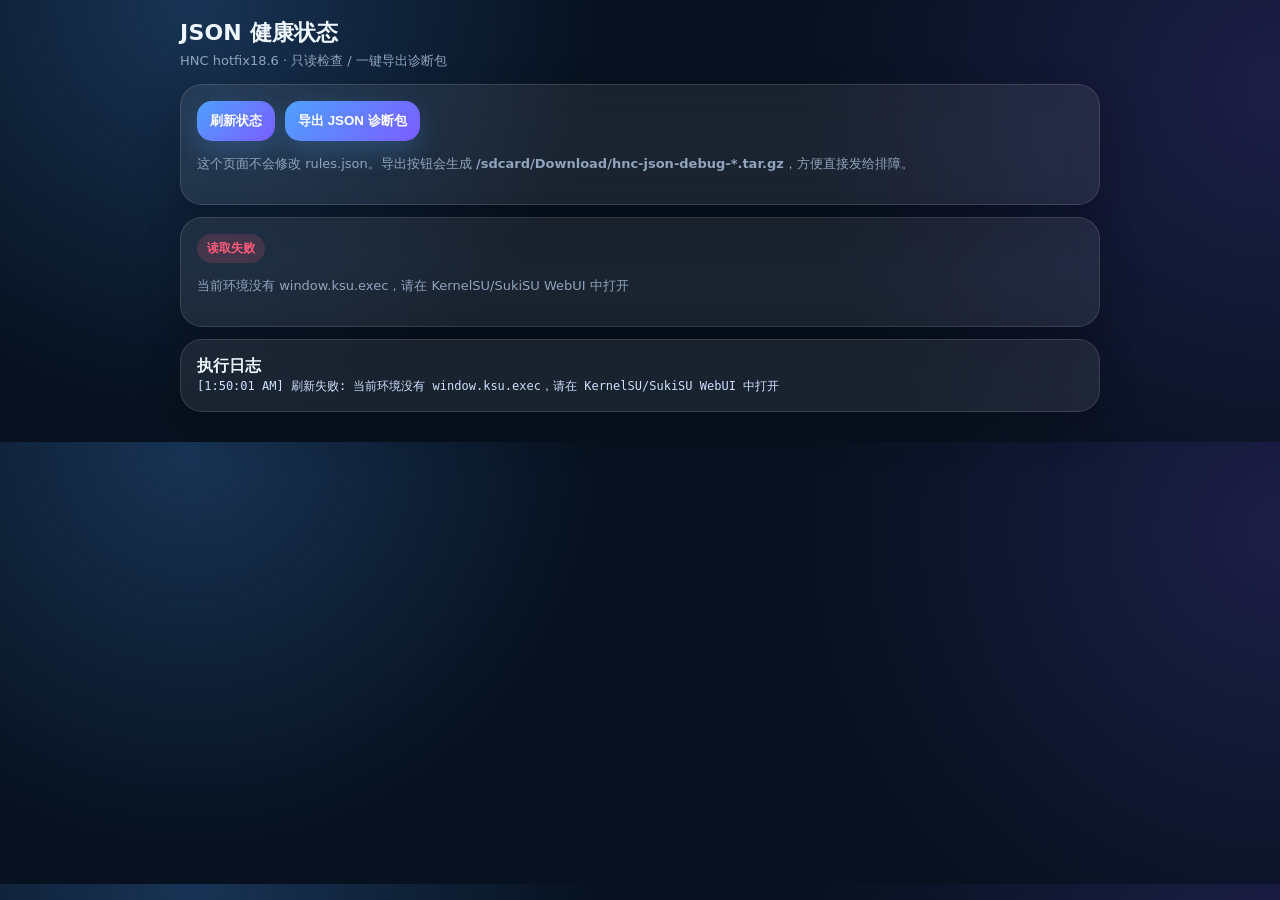
<file: webroot/json-health.html>
<!doctype html>
<html lang="zh-CN">
<head>
<meta charset="utf-8" />
<meta name="viewport" content="width=device-width,initial-scale=1,viewport-fit=cover" />
<title>HNC JSON 健康状态</title>
<style>
:root{--bg:#07111f;--card:rgba(255,255,255,.08);--line:rgba(255,255,255,.12);--text:#eef6ff;--muted:#91a4bd;--ok:#35d07f;--warn:#ffd166;--bad:#ff5c7a;--blue:#4ea1ff;--blue2:#7c5cff}
*{box-sizing:border-box}body{margin:0;background:radial-gradient(circle at 15% 0%,rgba(78,161,255,.24),transparent 35%),radial-gradient(circle at 100% 20%,rgba(124,92,255,.18),transparent 36%),var(--bg);font-family:system-ui,-apple-system,BlinkMacSystemFont,"Segoe UI",sans-serif;color:var(--text);padding:18px}.wrap{max-width:920px;margin:0 auto}.top{display:flex;align-items:center;justify-content:space-between;gap:12px;margin-bottom:14px}.title{font-size:22px;font-weight:800;letter-spacing:.2px}.sub{color:var(--muted);font-size:13px;margin-top:4px}.card{background:var(--card);border:1px solid var(--line);border-radius:22px;box-shadow:0 16px 40px rgba(0,0,0,.22);backdrop-filter:blur(16px);padding:16px;margin:12px 0}.row{display:flex;align-items:center;justify-content:space-between;gap:12px;padding:11px 0;border-bottom:1px solid rgba(255,255,255,.08)}.row:last-child{border-bottom:0}.name{font-weight:650}.val{color:var(--muted);font-family:ui-monospace,SFMono-Regular,Menlo,monospace;font-size:12px;text-align:right;word-break:break-all}.pill{display:inline-flex;align-items:center;border-radius:999px;padding:6px 10px;font-weight:800;font-size:12px}.ok{background:rgba(53,208,127,.16);color:var(--ok)}.warn{background:rgba(255,209,102,.16);color:var(--warn)}.bad{background:rgba(255,92,122,.16);color:var(--bad)}.unknown{background:rgba(145,164,189,.14);color:var(--muted)}button{border:0;border-radius:15px;padding:11px 13px;color:white;background:linear-gradient(135deg,var(--blue),var(--blue2));font-weight:800;box-shadow:0 10px 26px rgba(78,161,255,.24)}button:disabled{opacity:.55}.btns{display:flex;flex-wrap:wrap;gap:10px}.mono{white-space:pre-wrap;word-break:break-word;font-family:ui-monospace,SFMono-Regular,Menlo,monospace;color:#cfe1ff;font-size:12px;line-height:1.55}.hint{color:var(--muted);font-size:13px;line-height:1.6}.small{font-size:12px;color:var(--muted)}.sectionTitle{font-size:15px;font-weight:850;margin:14px 0 6px}.grid{display:grid;grid-template-columns:repeat(2,minmax(0,1fr));gap:10px}.mini{background:rgba(255,255,255,.055);border:1px solid rgba(255,255,255,.08);border-radius:16px;padding:11px}.mini .k{font-size:12px;color:var(--muted);margin-bottom:6px}.mini .v{font-weight:800;word-break:break-word}@media(max-width:640px){.grid{grid-template-columns:1fr}}
</style>
</head>
<body>
<div class="wrap">
  <div class="top">
    <div><div class="title">JSON 健康状态</div><div class="sub">HNC hotfix18.6 · 只读检查 / 一键导出诊断包</div></div>
  </div>

  <div class="card">
    <div class="btns">
      <button id="refreshBtn" onclick="refreshHealth()">刷新状态</button>
      <button id="exportBtn" onclick="exportBundle()">导出 JSON 诊断包</button>
    </div>
    <p class="hint">这个页面不会修改 rules.json。导出按钮会生成 <b>/sdcard/Download/hnc-json-debug-*.tar.gz</b>，方便直接发给排障。</p>
  </div>

  <div class="card" id="summaryCard"><div class="hint">正在读取状态...</div></div>
  <div class="card"><div class="name">执行日志</div><div id="log" class="mono"></div></div>
</div>
<script>
const HNC = '/data/local/hnc';
function log(msg){ const el=document.getElementById('log'); el.textContent = '['+new Date().toLocaleTimeString()+'] '+msg+'\n'+el.textContent; }
function badge(v){
  const s=String(v||'unknown').toLowerCase();
  let cls=s==='ok'?'ok':(s==='bad'||s==='fail'?'bad':(s==='warn'||s==='missing'?'warn':'unknown'));
  return `<span class="pill ${cls}">${String(v||'unknown')}</span>`;
}
function esc(s){return String(s==null?'':s).replace(/[&<>"']/g,m=>({'&':'&amp;','<':'&lt;','>':'&gt;','"':'&quot;',"'":'&#39;'}[m]));}
function parseRaw(raw){
  if(!raw) return null;
  try{return JSON.parse(String(raw));}catch(e){return null;}
}
function boolText(v){return v===true?'是':(v===false?'否':'未知');}
async function execCmd(cmd){
  if(!window.ksu || !window.ksu.exec){ throw new Error('当前环境没有 window.ksu.exec，请在 KernelSU/SukiSU WebUI 中打开'); }
  const r = await window.ksu.exec(cmd);
  if(typeof r === 'string') return r;
  if(r && typeof r.stdout === 'string') return r.stdout + (r.stderr ? '\n'+r.stderr : '');
  return JSON.stringify(r);
}
async function refreshHealth(){
  const btn=document.getElementById('refreshBtn'); btn.disabled=true;
  try{
    const out=await execCmd(`su -c 'sh ${HNC}/bin/json_health_panel.sh'`);
    let data=JSON.parse(out.trim().replace(/^.*?(\{)/s,'$1'));
    render(data); log('JSON 健康状态刷新完成');
  }catch(e){
    document.getElementById('summaryCard').innerHTML='<div class="pill bad">读取失败</div><p class="hint">'+esc(e.message||e)+'</p>';
    log('刷新失败: '+(e.message||e));
  }finally{btn.disabled=false;}
}
function render(data){
  const files=data.files||{};
  let html='';
  html += `<div class="row"><div><div class="name">整体状态</div><div class="small">json_doctor rc=${esc(data.json_doctor_rc)}</div></div><div>${badge(data.overall)}</div></div>`;
  for(const k of ['rules.json','device_names.json','templates.json','remote_tokens.json','devices.json']){
    html += `<div class="row"><div class="name">${esc(k)}</div><div>${badge(files[k])}</div></div>`;
  }
  html += `<div class="row"><div class="name">JSON 备份数量</div><div class="val">${esc(data.backup_count)}</div></div>`;
  html += `<div class="row"><div class="name">最新备份</div><div class="val">${esc(data.latest_backup||'无')}</div></div>`;
  html += `<div class="row"><div class="name">TC 状态快照</div><div>${badge(data.has_tc_state?'ok':'missing')}</div></div>`;
  html += `<div class="row"><div class="name">能力探测文件</div><div>${badge(data.has_capabilities?'ok':'missing')}</div></div>`;
  html += `<div class="row"><div class="name">最近诊断包</div><div class="val">${esc(data.last_bundle||'无')}</div></div>`;
  const stats=data.stats||{};
  const v52=parseRaw(stats.v52_web_status_raw)||parseRaw(stats.v52_rc1_switch_raw)||{};
  html += `<div class="sectionTitle">v5.2 RC / 灰度状态</div>`;
  html += `<div class="grid">`;
  html += `<div class="mini"><div class="k">RC1 状态</div><div class="v">${badge(v52.status||'missing')}</div></div>`;
  html += `<div class="mini"><div class="k">健康等级</div><div class="v">${badge(v52.severity||v52.status||'unknown')}</div></div>`;
  html += `<div class="mini"><div class="k">默认统计源</div><div class="v">${esc(v52.default_source||'legacy')}</div></div>`;
  html += `<div class="mini"><div class="k">legacy 默认保留</div><div class="v">${esc(boolText(v52.legacy_default_preserved))}</div></div>`;
  html += `<div class="mini"><div class="k">RC flag</div><div class="v">${esc(boolText(v52.rc_enabled))}</div></div>`;
  html += `<div class="mini"><div class="k">RC1 flag</div><div class="v">${esc(boolText(v52.rc1_enabled))}</div></div>`;
  html += `<div class="mini"><div class="k">设备门禁可启用</div><div class="v">${esc(boolText(v52.rc_enable_ready))}</div></div>`;
  html += `<div class="mini"><div class="k">shadow 采样</div><div class="v">${esc(boolText(v52.shadow_effective_enabled))}</div></div>`;
  html += `</div>`;
  if(v52.recommendation){ html += `<p class="hint"><b>建议：</b>${esc(v52.recommendation)}</p>`; }
  html += `<div class="sectionTitle">v5.2 子检查</div>`;
  html += `<div class="grid">`;
  for(const pair of [['health','health_status'],['device','device_check_status'],['smoke','smoke_status'],['readiness','readiness_status'],['compare','compare_status'],['source','source_status'],['shadow','shadow_status']]){
    if(v52[pair[1]]) html += `<div class="mini"><div class="k">${esc(pair[0])}</div><div class="v">${badge(v52[pair[1]])}</div></div>`;
  }
  html += `</div>`;
  html += `<p class="hint">${esc(data.json_doctor_message||'')}</p>`;
  document.getElementById('summaryCard').innerHTML=html;
}
async function exportBundle(){
  const btn=document.getElementById('exportBtn'); btn.disabled=true;
  try{
    log('开始导出 JSON 诊断包...');
    const out=await execCmd(`su -c 'sh ${HNC}/bin/json_export_for_web.sh'`);
    let data=JSON.parse(out.trim().replace(/^.*?(\{)/s,'$1'));
    if(data.ok){ log('导出完成: '+data.path); } else { log('导出失败 rc='+data.rc+' '+(data.output||'')); }
    await refreshHealth();
  }catch(e){ log('导出失败: '+(e.message||e)); }
  finally{btn.disabled=false;}
}
refreshHealth();
</script>
</body>
</html>
</file>
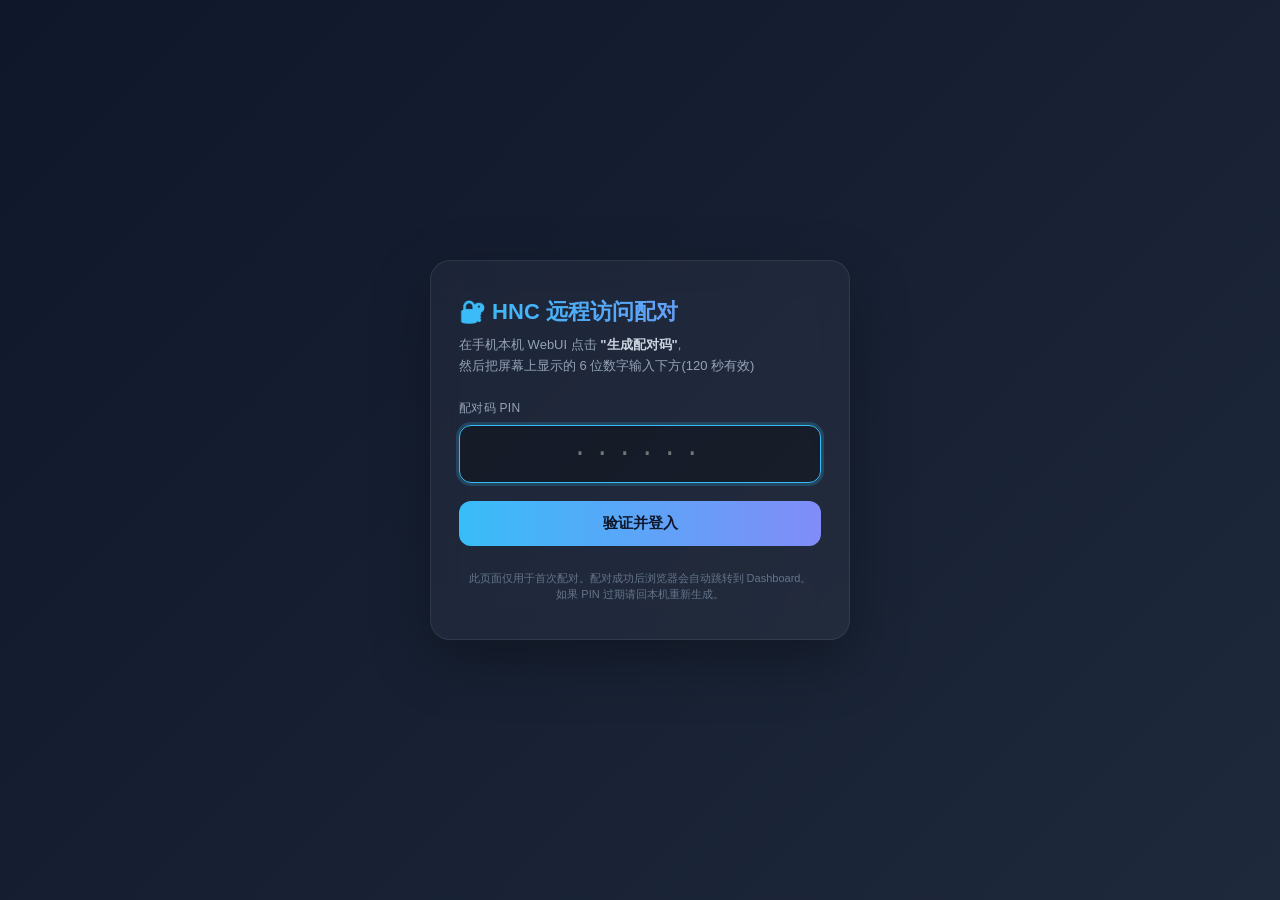
<file: daemon/hnc_httpd/web/pair.html>
<!DOCTYPE html>
<html lang="zh-CN">
<head>
<meta charset="UTF-8">
<meta name="viewport" content="width=device-width,initial-scale=1">
<title>HNC 配对 · Remote Access Pairing</title>
<style>
* { margin:0; padding:0; box-sizing:border-box; }
body {
  font-family: -apple-system, BlinkMacSystemFont, "Helvetica Neue", Helvetica,
               "PingFang SC", "Hiragino Sans GB", "Microsoft YaHei", sans-serif;
  background: linear-gradient(135deg, #0f172a 0%, #1e293b 100%);
  min-height: 100vh;
  display: flex; align-items:center; justify-content:center;
  color: #e2e8f0;
  padding: 20px;
}
.card {
  background: rgba(255,255,255,0.04);
  border: 1px solid rgba(255,255,255,0.08);
  border-radius: 20px;
  padding: 36px 28px;
  max-width: 420px;
  width: 100%;
  box-shadow: 0 20px 60px rgba(0,0,0,0.3);
  backdrop-filter: blur(16px);
}
h1 {
  font-size: 22px;
  font-weight: 600;
  margin-bottom: 8px;
  background: linear-gradient(90deg, #38bdf8, #818cf8);
  -webkit-background-clip: text;
  -webkit-text-fill-color: transparent;
}
.sub {
  font-size: 13px;
  color: #94a3b8;
  margin-bottom: 24px;
  line-height: 1.55;
}
label {
  display: block;
  font-size: 12px;
  color: #94a3b8;
  margin-bottom: 8px;
  font-weight: 500;
  letter-spacing: 0.3px;
}
input[type="text"] {
  width: 100%;
  padding: 14px 16px;
  font-size: 24px;
  text-align: center;
  letter-spacing: 8px;
  background: rgba(0,0,0,0.3);
  border: 1px solid rgba(255,255,255,0.12);
  border-radius: 12px;
  color: #f1f5f9;
  font-family: "SF Mono", Menlo, Consolas, monospace;
  outline: none;
  transition: border-color 0.2s, box-shadow 0.2s;
}
input[type="text"]:focus {
  border-color: #38bdf8;
  box-shadow: 0 0 0 3px rgba(56,189,248,0.2);
}
button {
  width: 100%;
  margin-top: 18px;
  padding: 13px;
  font-size: 15px;
  font-weight: 600;
  color: #0f172a;
  background: linear-gradient(90deg, #38bdf8, #818cf8);
  border: none;
  border-radius: 12px;
  cursor: pointer;
  transition: opacity 0.2s, transform 0.1s;
}
button:hover { opacity: 0.9; }
button:active { transform: scale(0.98); }
button:disabled { opacity: 0.5; cursor: not-allowed; }
.msg {
  margin-top: 16px;
  padding: 12px 14px;
  border-radius: 10px;
  font-size: 13px;
  line-height: 1.5;
  display: none;
}
.msg.show { display: block; }
.msg.error {
  background: rgba(239,68,68,0.1);
  border: 1px solid rgba(239,68,68,0.3);
  color: #fca5a5;
}
.msg.info {
  background: rgba(56,189,248,0.1);
  border: 1px solid rgba(56,189,248,0.3);
  color: #7dd3fc;
}
.footer {
  margin-top: 24px;
  font-size: 11px;
  color: #64748b;
  text-align: center;
  line-height: 1.5;
}
</style>
</head>
<body>
<div class="card">
  <h1>🔐 HNC 远程访问配对</h1>
  <p class="sub">
    在手机本机 WebUI 点击 <b style="color:#cbd5e1">"生成配对码"</b>,<br>
    然后把屏幕上显示的 6 位数字输入下方(120 秒有效)
  </p>

  <form id="pair-form">
    <label for="pin">配对码 PIN</label>
    <input
      id="pin"
      name="pin"
      type="text"
      inputmode="numeric"
      pattern="[0-9]{6}"
      maxlength="6"
      autocomplete="off"
      placeholder="······"
      required
      autofocus
    >
    <button type="submit" id="submit-btn">验证并登入</button>
  </form>

  <div class="msg" id="msg"></div>

  <p class="footer">
    此页面仅用于首次配对。配对成功后浏览器会自动跳转到 Dashboard。<br>
    如果 PIN 过期请回本机重新生成。
  </p>
</div>

<script>
(function(){
  var form = document.getElementById('pair-form');
  var pinInput = document.getElementById('pin');
  var btn = document.getElementById('submit-btn');
  var msg = document.getElementById('msg');

  // 只允许数字
  pinInput.addEventListener('input', function(e){
    e.target.value = e.target.value.replace(/[^0-9]/g, '').slice(0,6);
  });

  function showMsg(kind, text) {
    msg.className = 'msg show ' + kind;
    msg.textContent = text;
  }

  /* v4.0 Patch 2.d: ?prefill=XXXXXX 自动填充 PIN + 自动提交
   * 主人本机点"复制快捷链接"→ 通过消息 app 发给远端 → 远端点开就自动登录
   * 格式校验: 必须 6 位数字,其它视为手输模式不自动填 */
  function getPrefillPin(){
    try {
      var m = window.location.search.match(/[?&]prefill=([0-9]{6})(?:&|$)/);
      return m ? m[1] : null;
    } catch(e){ return null; }
  }
  var prefillPin = getPrefillPin();
  if(prefillPin){
    pinInput.value = prefillPin;
    // 清 URL 里的 prefill (防止返回/刷新/分享时 PIN 暴露)
    try {
      var cleanUrl = window.location.pathname + window.location.hash;
      history.replaceState(null, '', cleanUrl);
    } catch(e){}
    // 自动提交(给用户 0.5 秒看一眼"正在自动登录")
    showMsg('info', '检测到配对链接,正在自动登录…');
    setTimeout(function(){
      // 触发 submit 走下面的 submit handler
      if(form.requestSubmit) form.requestSubmit();
      else form.dispatchEvent(new Event('submit', {cancelable:true, bubbles:true}));
    }, 500);
  }

  form.addEventListener('submit', async function(e) {
    e.preventDefault();
    var pin = pinInput.value.trim();
    if (pin.length !== 6) {
      showMsg('error', '请输入 6 位数字 PIN');
      return;
    }

    btn.disabled = true;
    btn.textContent = '验证中…';
    msg.className = 'msg';

    try {
      var body = new URLSearchParams();
      body.append('pin', pin);
      var resp = await fetch('/api/pair/verify', {
        method: 'POST',
        headers: {'Content-Type': 'application/x-www-form-urlencoded'},
        body: body.toString(),
        redirect: 'manual'
      });

      // 302: 配对成功
      if (resp.type === 'opaqueredirect' || (resp.status >= 300 && resp.status < 400)) {
        showMsg('info', '✓ 配对成功,正在跳转…');
        setTimeout(function(){ window.location.href = '/'; }, 400);
        return;
      }

      // 错误响应
      var data = {};
      try { data = await resp.json(); } catch(_) {}
      var errMsg = data.error || '未知错误 (HTTP ' + resp.status + ')';

      if (resp.status === 429) {
        var sec = data.locked_for_sec || parseInt(resp.headers.get('Retry-After')) || 600;
        var mins = Math.ceil(sec / 60);
        showMsg('error', '⛔ 尝试次数过多,请 ' + mins + ' 分钟后重试');
      } else if (resp.status === 410 || errMsg.indexOf('expired') >= 0) {
        showMsg('error', '⏱ 配对码已过期,请回本机重新生成');
      } else if (errMsg.indexOf('no active') >= 0) {
        showMsg('error', '当前没有活动配对请求,请先在本机点"生成配对码"');
      } else if (errMsg.indexOf('wrong pin') >= 0) {
        // v4.0 Patch 2.d: 显示剩余次数
        var rem = data.attempts_remaining;
        if (typeof rem === 'number' && rem >= 0) {
          if (rem === 0) {
            showMsg('error', 'PIN 错误,已达到尝试上限');
          } else if (rem === 1) {
            showMsg('error', '⚠ PIN 错误,<b>最后 1 次机会</b>,再错就锁 10 分钟');
          } else {
            showMsg('error', 'PIN 错误,还有 ' + rem + ' 次机会');
          }
        } else {
          showMsg('error', 'PIN 错误,请检查后重试');
        }
      } else if (errMsg.indexOf('bad pin format') >= 0) {
        showMsg('error', 'PIN 格式错误(应为 6 位数字)');
      } else {
        showMsg('error', errMsg);
      }
    } catch(err) {
      showMsg('error', '网络错误: ' + (err.message || err));
    } finally {
      btn.disabled = false;
      btn.textContent = '验证并登入';
      pinInput.focus();
      pinInput.select();
    }
  });
})();
</script>
</body>
</html>
</file>
